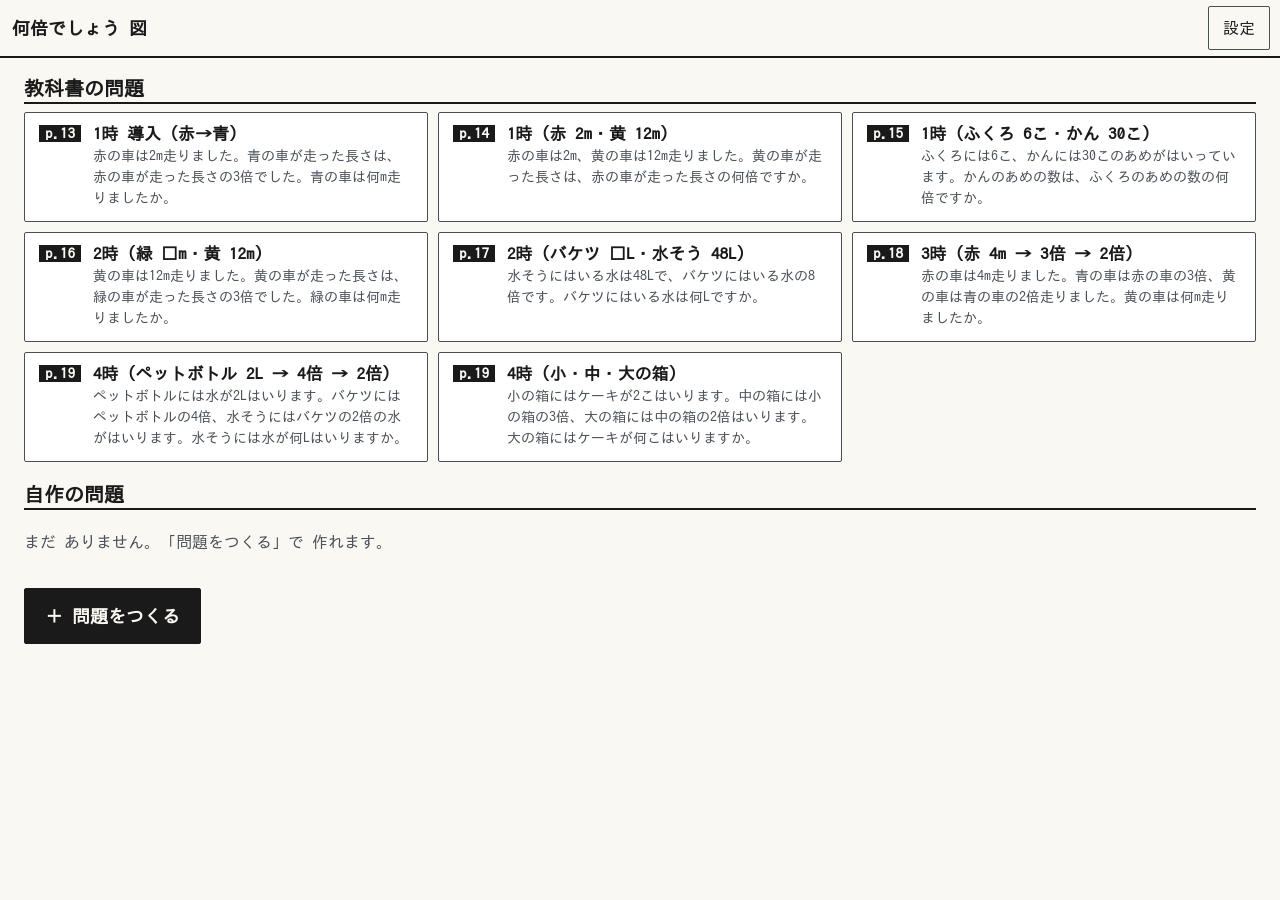
<file: bai-zu/index.html>
<!doctype html>
<html lang="ja">
<head>
<meta charset="utf-8">
<meta name="viewport" content="width=device-width, initial-scale=1">
<title>何倍でしょう 図</title>
<style>
:root{
  /* 教科書の紙面ふう。値は color-coding の check-palette.mjs で検査済み（背景 #FAF8F3）
     本文16.4・青6.2・補助7.7（塗りの上でも5.9以上）・塗りは背景比1.3、2色覚でも見分け可 */
  --ink:#1A1A1A;--ink-sub:#4A5058;--ink-link:#0F5EA8;--ink-alert:#C0330A;
  --fill-a:#C9DFF4;--fill-b:#F8D99A;--paper:#FAF8F3;
  --line:#B9B2A0;--bg:var(--paper);
  --font:"BIZ UDPGothic","Yu Gothic UI","Yu Gothic","Meiryo","Noto Sans CJK JP","Hiragino Kaku Gothic ProN","Hiragino Sans","Noto Sans JP","IPAexGothic","IPAGothic",sans-serif;
}
*{box-sizing:border-box}
html,body{height:100%}
body{margin:0;background:var(--bg);color:var(--ink);font-family:var(--font);display:flex;flex-direction:column;height:100dvh;overflow:hidden}
button,select,input{font:inherit;color:inherit}
button{cursor:pointer;border:1.5px solid var(--ink-sub);background:var(--paper);border-radius:2px;min-height:44px;padding:4px 14px;touch-action:manipulation}
button:hover{background:#EFEBE0}
button:disabled{opacity:.35;cursor:not-allowed}
button.primary{background:var(--ink);border-color:var(--ink);color:var(--paper);font-weight:700}
button.primary:hover{background:#333}
button[aria-pressed="true"]{font-weight:700;box-shadow:inset 0 -4px 0 var(--ink)}

header{flex:none;display:flex;align-items:center;gap:8px;padding:6px 10px;background:var(--paper);border-bottom:2px solid var(--ink);flex-wrap:wrap}
header h1{font-size:18px;margin:0 6px 0 2px;white-space:nowrap}
header select{min-height:44px;font-size:17px;border:1.5px solid var(--ink-sub);border-radius:2px;padding:0 8px;max-width:46vw;background:var(--paper)}
header .sp{flex:1}
.seg{display:inline-flex}
.seg button{border-radius:0;margin-left:-1px}


#problem{flex:none;font-size:calc(clamp(20px,2.6vw,34px) * var(--fs,1));line-height:1.55;padding:12px 24px 4px;font-weight:500;display:flex;gap:.5em;align-items:flex-start}
#pno{flex:none;background:var(--ink);color:var(--paper);font-weight:700;font-size:.7em;padding:.1em .45em;margin-top:.3em;line-height:1.4;white-space:nowrap}
#stage{flex:1;min-height:0;display:flex;flex-direction:column;padding:0 24px}
#stage svg{flex:1;min-height:0;width:100%;background:transparent}
#tapeSvg+#relSvg{border-top:1px solid var(--line)}
#stage svg[hidden]{display:none}
#eq{flex:none;min-height:1.6em;font-size:calc(clamp(22px,3vw,40px) * var(--fs,1));font-weight:700;padding:2px 24px;display:flex;gap:1.4em;flex-wrap:wrap}
#eq .ans{color:var(--ink-link)}
.u{color:var(--ink-link)}

footer{flex:none;display:flex;align-items:center;gap:10px;padding:8px 12px;background:var(--paper)}
footer button{min-height:56px;font-size:20px;min-width:120px}
/* 段階：1本の線の上の点。済＝黒丸、いま＝大きな黒丸＋太字、まだ＝白丸 */
#steps{flex:1;display:flex;justify-content:center;align-items:center;background:linear-gradient(var(--ink-sub),var(--ink-sub)) no-repeat center 14px/70% 2px}
#steps button{min-width:0;min-height:48px;font-size:16px;padding:22px 14px 2px;border:none;background:none;position:relative;color:var(--ink-sub)}
#steps button::before{content:"";position:absolute;top:7px;left:50%;width:14px;height:14px;margin-left:-7px;border-radius:50%;border:2px solid var(--ink-sub);background:var(--paper)}
#steps button.done{color:var(--ink)}
#steps button.done::before{background:var(--ink);border-color:var(--ink)}
#steps button.cur{color:var(--ink);font-weight:700}
#steps button.cur::before{background:var(--ink);border-color:var(--ink);width:20px;height:20px;margin-left:-10px;top:4px}

/* SVG */
.tape{stroke:var(--ink);stroke-width:2.5}
.f0{fill:var(--fill-a)} .f1{fill:var(--fill-b)} .f2{fill:#fff}  /* 3つめは白：背景と近いので太い枠で区別 */
.tx{font-family:var(--font);fill:var(--ink)}
.unk{fill:var(--ink-link);font-weight:700}
.rev{fill:var(--ink-link);font-weight:700}
.div{stroke:var(--ink);stroke-width:2.5}
.div.fine{stroke-dasharray:6 5;stroke-width:2}
.cnt{font-family:var(--font);fill:var(--ink-sub);font-weight:700}
.arrow{stroke:var(--ink);stroke-width:3;fill:none}
.arrow.big{stroke:var(--ink-link);stroke-width:3.5}
.pop{animation:pop .3s ease-out both}
@keyframes pop{from{opacity:0;transform:translateY(-6px)}to{opacity:1;transform:none}}
.zero{stroke:var(--ink);stroke-width:3}
.axis{stroke:var(--ink);stroke-width:2.5}
.guide{stroke:var(--ink-sub);stroke-width:1.5;stroke-dasharray:4 5}
.ph{font-family:var(--font);fill:var(--ink-sub)}
.mk-arr{position:relative;white-space:nowrap}   /* 行をまたぐと矢印の先が別の行に飛ぶ */
.mk-box{margin:0 .15em;white-space:nowrap}
.mk-arr.on{background:linear-gradient(var(--ink-alert),var(--ink-alert)) no-repeat left 100%/calc(100% - .35em) 4px;padding-bottom:6px;margin-right:.55em}
.mk-arr.on::after{content:"";position:absolute;right:-.3em;bottom:-4px;border-left:.6em solid var(--ink-alert);border-top:7px solid transparent;border-bottom:7px solid transparent;animation:pop .3s both}
.mk-box.on{outline:4px solid var(--ink-alert);outline-offset:3px;animation:pop .3s both}

/* 作成ダイアログ */
dialog{border:2px solid var(--ink);border-radius:2px;background:var(--paper);padding:18px 22px;max-width:min(720px,94vw);box-shadow:0 10px 40px rgba(0,0,0,.25)}
dialog h2{margin:0 0 10px;font-size:20px}
dialog fieldset{border:1px solid var(--line);border-radius:10px;margin:0 0 10px;padding:8px 12px}
dialog legend{font-weight:700;padding:0 4px}
.row{display:flex;align-items:center;gap:8px;margin:6px 0;flex-wrap:wrap}
.row input[type=text],.row input[type=number]{min-height:42px;border:1px solid #c3ccd7;border-radius:8px;padding:0 8px;font-size:18px}
.row input[type=number]{width:6em}
.row input.nm{width:9em}
.row label.q{display:flex;align-items:center;gap:4px;min-height:42px;padding:0 8px;border:1px solid var(--line);border-radius:8px;cursor:pointer}
.row input[type=number]:disabled{background:var(--fill-a);color:var(--ink-link);font-weight:700}
#cMsg{min-height:1.4em;font-weight:700}
#cMsg.err{color:var(--ink-alert)}
.dbtn{display:flex;gap:8px;justify-content:flex-end;margin-top:6px}
:fullscreen header,:fullscreen footer{display:none}   /* 児童に見せる時は操作部分を消す。進めるのはキー・リモコン・画面タップ */
:fullscreen #problem{padding-top:28px}
:fullscreen #eq{padding-bottom:20px}

/* 画面の切り替え：メニュー／図／設定 */
.screen{flex:1;min-height:0;display:flex;flex-direction:column}
.screen[hidden]{display:none}
.page{flex:1;overflow:auto;padding:16px 24px 32px}
.page h2{font-size:20px;margin:22px 0 8px;padding-bottom:4px;border-bottom:2px solid var(--ink)}
.page h2:first-child{margin-top:4px}
.cards{display:grid;grid-template-columns:repeat(auto-fill,minmax(320px,1fr));gap:10px}
.card{display:flex;gap:12px;align-items:flex-start;text-align:left;padding:12px 14px;min-height:88px;border:1.5px solid var(--ink-sub);background:#fff;width:100%}
.card:hover{background:#F3EFE4}
.card .no{flex:none;background:var(--ink);color:var(--paper);font-weight:700;padding:.05em .4em;font-size:15px}
.card .t{font-weight:700;font-size:17px}
.card .s{font-size:14px;color:var(--ink-sub);margin-top:4px;line-height:1.5}
.cwrap{display:flex;gap:6px}
.cwrap .card{flex:1}
button.del{color:var(--ink-alert);border-color:var(--ink-alert);flex:none;align-self:stretch}
.empty{color:var(--ink-sub)}
.mbar{display:flex;gap:10px;margin-top:22px;flex-wrap:wrap}
.mbar button{min-height:56px;font-size:18px;padding:4px 20px}
.opts{display:flex;gap:0;flex-wrap:wrap}
.opts button{border-radius:0;margin-left:-1.5px;min-height:56px;font-size:18px;padding:4px 20px}
#fsSample{margin-top:14px;border:1px solid var(--line);background:#fff;padding:12px 18px;font-size:calc(clamp(20px,2.6vw,34px) * var(--fs,1));line-height:1.55}
</style>
</head>
<body>
<section id="menu" class="screen">
  <header><h1>何倍でしょう 図</h1><span class="sp"></span><button id="mSet">設定</button></header>
  <div class="page">
    <h2>教科書の問題</h2>
    <div class="cards" id="mPre"></div>
    <h2>自作の問題</h2>
    <div class="cards" id="mCus"></div>
    <div class="mbar"><button id="mMake" class="primary">＋ 問題をつくる</button></div>
  </div>
</section>

<section id="settings" class="screen" hidden>
  <header><button id="sBack">◀ もどる</button><h1>設定</h1></header>
  <div class="page">
    <h2>文字の大きさ（問題文・式・図）</h2>
    <div class="opts" id="fsOpts" role="group" aria-label="文字の大きさ"></div>
    <div id="fsSample">黄の車が走った長さは、赤の車が走った長さの何倍ですか。<br>2 × □ = 12</div>
  </div>
</section>

<section id="viewer" class="screen" hidden>
<header>
  <button id="bMenu">◀ メニュー</button>
  <span class="sp"></span>
  <span class="seg" role="group" aria-label="表示">
    <button data-v="both" aria-pressed="true">両方</button><button data-v="tape" aria-pressed="false">テープ図だけ</button><button data-v="rel" aria-pressed="false">関係図だけ</button>
  </span>
  <button id="bFull">全画面</button>
</header>

<div id="problem"><span id="pno"></span><span id="ptext"></span></div>
<div id="stage">
  <svg id="tapeSvg" viewBox="0 0 1000 310" preserveAspectRatio="xMidYMid meet" aria-label="テープ図"></svg>
  <svg id="relSvg" viewBox="0 0 1000 230" preserveAspectRatio="xMidYMid meet" aria-label="関係図"></svg>
</div>
<div id="eq"></div>
<footer>
  <button id="bPrev">◀ もどる</button>
  <div id="steps"></div>
  <button id="bNext" class="primary">つぎへ ▶</button>
</footer>
</section>

<dialog id="dlg">
  <h2>問題をつくる</h2>
  <fieldset><legend>量の数</legend>
    <div class="row">
      <label class="q"><input type="radio" name="kind" value="2" checked> 2つ（〇倍・もとにする量）</label>
      <label class="q"><input type="radio" name="kind" value="3"> 3つ（〇倍の〇倍）</label>
    </div>
  </fieldset>
  <fieldset><legend>たんい</legend>
    <div class="row"><input type="text" id="cUnit" value="m" style="width:6em" aria-label="たんい"> <span style="color:var(--ink-sub)">例：m、L、こ、kg</span></div>
  </fieldset>
  <fieldset id="f2"><legend>□にするところを1つえらぶ</legend>
    <div class="row"><input class="nm" type="text" id="n0" value="赤" aria-label="もとにする量の名前"> は <input type="number" id="a2" value="2" min="1"> <span class="cu"></span><label class="q"><input type="radio" name="unk" value="a"> □</label></div>
    <div class="row"><input class="nm" type="text" id="n1" value="黄" aria-label="くらべる量の名前"> は <input type="number" id="b2" value="12" min="1"> <span class="cu"></span><label class="q"><input type="radio" name="unk" value="b"> □</label></div>
    <div class="row">もとにする量の <input type="number" id="k2" value="6" min="2"> 倍 <label class="q"><input type="radio" name="unk" value="k" checked> □</label></div>
  </fieldset>
  <fieldset id="f3" hidden><legend>3つの量（3つめの量を□にする）</legend>
    <div class="row"><input class="nm" type="text" id="m0" value="赤" aria-label="1つめの名前"> は <input type="number" id="a3" value="4" min="1"> <span class="cu"></span></div>
    <div class="row"><input class="nm" type="text" id="m1" value="青" aria-label="2つめの名前"> は 1つめの <input type="number" id="k31" value="3" min="2"> 倍</div>
    <div class="row"><input class="nm" type="text" id="m2" value="黄" aria-label="3つめの名前"> は 2つめの <input type="number" id="k32" value="2" min="2"> 倍</div>
  </fieldset>
  <div id="cMsg"></div>
  <div class="dbtn"><button id="cCancel">やめる</button><button id="cOk" class="primary">この問題で図を出す</button></div>
</dialog>

<script>
'use strict';
/* ===== 問題データ（単一真実源） =====
 kind 2: q=[もとにする量, くらべる量], k=倍, unk='a'|'b'|'k'
 kind 3: q=[1つめ, 2つめ, 3つめ], ks=[k1,k2], 3つめを求める。val は真の値（□でも図の長さに使う）
 text の [ ] は赤い四角で囲む所（関係図の左の四角に入るもの）、{ } は赤い矢印の下線を引く所（「の〇倍」） */
var PRESETS = [
  {label:'1時 導入 p.13（赤→青）', kind:2, unk:'b', unit:'m', q:['赤','青'], a:2, k:3,
   text:'赤の車は2m走りました。青の車が走った長さは、[赤の車が走った長さ]{の3倍}でした。青の車は何m走りましたか。'},
  {label:'1時 p.14（赤 2m・黄 12m）', kind:2, unk:'k', unit:'m', q:['赤','黄'], a:2, k:6,
   text:'赤の車は2m、黄の車は12m走りました。黄の車が走った長さは、[赤の車が走った長さ]{の何倍}ですか。'},
  {label:'1時 p.15（ふくろ 6こ・かん 30こ）', kind:2, unk:'k', unit:'こ', q:['ふくろ','かん'], a:6, k:5,
   text:'ふくろには6こ、かんには30このあめがはいっています。かんのあめの数は、[ふくろのあめの数]{の何倍}ですか。'},
  {label:'2時 p.16（緑 □m・黄 12m）', kind:2, unk:'a', unit:'m', q:['緑','黄'], a:4, k:3,
   text:'黄の車は12m走りました。黄の車が走った長さは、[緑の車が走った長さ]{の3倍}でした。緑の車は何m走りましたか。'},
  {label:'2時 p.17（バケツ □L・水そう 48L）', kind:2, unk:'a', unit:'L', q:['バケツ','水そう'], a:6, k:8,
   text:'水そうにはいる水は48Lで、[バケツにはいる水]{の8倍}です。バケツにはいる水は何Lですか。'},
  {label:'3時 p.18（赤 4m → 3倍 → 2倍）', kind:3, unit:'m', q:['赤','青','黄'], a:4, ks:[3,2],
   text:'赤の車は4m走りました。青の車は[赤の車]{の3倍}、黄の車は[青の車]{の2倍}走りました。黄の車は何m走りましたか。'},
  {label:'4時 p.19（ペットボトル 2L → 4倍 → 2倍）', kind:3, unit:'L', q:['ペットボトル','バケツ','水そう'], a:2, ks:[4,2],
   text:'ペットボトルには水が2Lはいります。バケツには[ペットボトル]{の4倍}、水そうには[バケツ]{の2倍}の水がはいります。水そうには水が何Lはいりますか。'},
  {label:'4時 p.19（小・中・大の箱）', kind:3, unit:'こ', q:['小','中','大'], a:2, ks:[3,2],
   text:'小の箱にはケーキが2こはいります。中の箱には[小の箱]{の3倍}、大の箱には[中の箱]{の2倍}はいります。大の箱にはケーキが何こはいりますか。'}
];
/* 段階の順（利用者の指定）：問題文 → テープ図（もと→目盛り→くらべる）→ 問題文に下線・囲み
   → 関係図（枠→〇倍→左→右→下の数）→ 式 → 答え */
var STEPS = {
  2:['問題','もと','目盛り','くらべる','下線','囲む','枠','〇倍','左','右','数','式','答え'],
  3:['問題','1つめ','目盛り','2つめ','3つめ','下線','囲む','枠','〇倍','左','中','右','数','順に','まとめて','答え']
};
var LS_KEY = 'baizu.custom.v1';

var custom = [];
try { custom = JSON.parse(localStorage.getItem(LS_KEY) || '[]') || []; } catch (e) { custom = []; }
var P = null, step = 0, view = {tape:true, rel:true}, VIEW_KEY = 'baizu.view';

function $(id){ return document.getElementById(id); }
function all(){ return PRESETS.concat(custom); }
function vals(p){ return p.kind === 2 ? [p.a, p.a*p.k] : [p.a, p.a*p.ks[0], p.a*p.ks[0]*p.ks[1]]; }
function at(name){ var i = STEPS[P.kind].indexOf(name); return i >= 0 && step >= i; }   // その段まで来たか
function now(name){ return STEPS[P.kind][step] === name; }                               // ちょうどその段か

/* ===== □か値か ===== */
function isUnk(i){ return P.kind === 2 ? (P.unk === 'a' && i === 0) || (P.unk === 'b' && i === 1) : i > 0; }
function revealed(){ return P.kind === 2 ? at('答え') : at('順に'); }   // 量が3つの時は「順に」の式で求まる
function shownVal(i){ return isUnk(i) && !revealed() ? null : vals(P)[i]; }
function shownK(){ return P.unk === 'k' && !at('答え') ? null : P.k; }

/* ===== SVG ===== */
var NS = 'http://www.w3.org/2000/svg';
function el(tag, attrs, text){
  var e = document.createElementNS(NS, tag);
  for (var k in attrs) e.setAttribute(k, k === 'font-size' ? Math.round(attrs[k]*svgF) : attrs[k]);   // 設定の文字の大きさ
  if (text != null) e.textContent = text;
  return e;
}
var FS = [{k:'s',name:'小さい',f:0.85,svg:0.9},{k:'m',name:'ふつう',f:1,svg:1},{k:'l',name:'大きい',f:1.2,svg:1.12},{k:'xl',name:'とても大きい',f:1.4,svg:1.25}];
var FS_KEY = 'baizu.fs', svgF = 1;
function label(svg, x, y, v, unit, size, anchor, cls){
  var t = el('text', {x:x, y:y, 'font-size':size, 'text-anchor':anchor||'start', class:'tx'});
  if (v == null){ t.appendChild(el('tspan', {class:'unk'}, '□')); t.appendChild(el('tspan', {}, unit)); }
  else { t.appendChild(el('tspan', {class: cls||''}, String(v))); t.appendChild(el('tspan', {}, unit)); }
  svg.appendChild(t);
  return t;
}
function valCls(i){ return isUnk(i) ? 'rev' : ''; }
function ph(svg, y){ svg.appendChild(el('text',{x:500,y:y,'text-anchor':'middle','font-size':26,class:'ph'},'「つぎへ」で 図が 出ます')); }

function drawTape(){
  var svg = $('tapeSvg'); svg.innerHTML = '';
  var n = P.kind, v = vals(P), X0 = 140, W = 740, sc = W / v[n-1];
  var rowH = n === 2 ? 95 : 75, top = n === 2 ? 40 : 22, th = 36;
  var rowStep = n === 2 ? ['もと','くらべる'] : ['1つめ','2つめ','3つめ'];
  var vis = rowStep.map(at);
  if (!vis[0]){ ph(svg, 130); return; }
  var yA = top + (n-1)*rowH + th + 48;   // 目盛りの線

  // 0の縦線
  svg.appendChild(el('line', {x1:X0, x2:X0, y1:top-10, y2:at('目盛り') ? yA+8 : top+th+10, class:'zero'}));

  // テープ（くらべる量は、もとにする量の長さで区切って出す。番号はテープの中に書かない）
  function divide(row, unitLen, count, cls, anim){
    var y = top + row*rowH;
    for (var j = 1; j < count; j++)
      svg.appendChild(el('line', {x1:X0+j*unitLen*sc, x2:X0+j*unitLen*sc, y1:y, y2:y+th, class:'div '+(cls||'')+(anim?' pop':''), style: anim ? 'animation-delay:'+(0.25+j*0.3)+'s' : ''}));
  }
  for (var i = 0; i < n; i++){
    if (!vis[i]) continue;
    var y = top + i*rowH, g = el('g', {class: now(rowStep[i]) ? 'pop' : ''});
    svg.appendChild(g);
    g.appendChild(el('text', {x:X0-14, y:y+th/2+10, 'text-anchor':'end', 'font-size':28, class:'tx', 'font-weight':700}, P.q[i]));
    g.appendChild(el('rect', {x:X0, y:y, width:v[i]*sc, height:th, class:'tape f'+i}));
    var sv = shownVal(i);
    label(g, X0 + v[i]*sc + 12, y+th/2+10, sv, P.unit, 28, 'start', sv != null ? valCls(i) : '');
    if (i === 1) divide(1, v[0], n === 2 ? P.k : P.ks[0], '', now(rowStep[1]));
    if (i === 2) divide(2, v[1], P.ks[1], '', now(rowStep[2]));
  }
  if (n === 3 && at('まとめて')) divide(2, v[0], P.ks[0]*P.ks[1], 'fine', now('まとめて'));

  // 目盛りの線と数（目盛りの上に 0(倍), 1, 2, …）
  if (at('目盛り')){
    var g2 = el('g', {class: now('目盛り') ? 'pop' : ''}); svg.appendChild(g2);
    var cnt = Math.round(v[n-1] / v[0]);
    g2.appendChild(el('line', {x1:X0, x2:X0+W+20, y1:yA, y2:yA, class:'axis'}));
    var z = el('text', {x:X0, y:yA+34, 'text-anchor':'middle', 'font-size':24, class:'tx'});
    z.appendChild(el('tspan', {}, '0')); z.appendChild(el('tspan', {'font-size':18, dx:2}, '(倍)'));
    g2.appendChild(z);
    for (var t = 1; t <= cnt; t++){
      var x = X0 + t*v[0]*sc, d = now('目盛り') ? 'animation-delay:'+(t*0.25)+'s' : '';
      g2.appendChild(el('line', {x1:x, x2:x, y1:yA-9, y2:yA+9, class:'axis pop', style:d}));
      g2.appendChild(el('text', {x:x, y:yA+34, 'text-anchor':'middle', 'font-size':24, class:'tx pop', style:d}, String(t)));
    }
    // 各テープの右はしから目盛りの線へ点線
    for (var r = 0; r < n; r++) if (vis[r])
      svg.appendChild(el('line', {x1:X0+v[r]*sc, x2:X0+v[r]*sc, y1:top+r*rowH+th, y2:yA, class:'guide'}));
  }
}

function drawRel(){
  var svg = $('relSvg'); svg.innerHTML = '';
  if (!at('枠')){ ph(svg, 120); return; }
  var n = P.kind, bw = 190, bh = 64, y = 105;
  var xs = n === 2 ? [150, 660] : [60, 405, 750];
  var nameStep = n === 2 ? ['左','右'] : ['左','中','右'];
  for (var i = 0; i < n; i++){
    var g = el('g', {}); svg.appendChild(g);
    g.appendChild(el('rect', {x:xs[i], y:y, width:bw, height:bh, rx:6, class:'tape '+(at(nameStep[i]) ? 'f'+i : 'f2')}));
    if (at(nameStep[i])){
      var nm = el('text', {x:xs[i]+bw/2, y:y+bh/2+10, 'text-anchor':'middle', 'font-size':28, 'font-weight':700, class:'tx'+(now(nameStep[i])?' pop':'')}, P.q[i]);
      if (P.q[i].length * 28 * svgF > bw - 16){ nm.setAttribute('textLength', bw - 16); nm.setAttribute('lengthAdjust', 'spacingAndGlyphs'); }   // 長い名前は四角に収める
      g.appendChild(nm);
    }
    if (at('数')){ var sv = shownVal(i); var t = label(g, xs[i]+bw/2, y+bh+38, sv, P.unit, 28, 'middle', sv != null ? valCls(i) : ''); if (now('数')) t.setAttribute('class','tx pop'); }
  }
  for (var a = 0; a < n-1; a++){
    var x1 = xs[a]+bw+8, x2 = xs[a+1]-8, ga = el('g', {}); svg.appendChild(ga);
    ga.appendChild(el('line', {x1:x1, y1:y+bh/2, x2:x2-14, y2:y+bh/2, class:'arrow'}));
    ga.appendChild(el('path', {d:'M'+x2+' '+(y+bh/2)+' l-18 -10 v20 z', fill:'#1A1A1A'}));
    if (at('〇倍')){
      var k = n === 2 ? shownK() : P.ks[a];
      var t2 = label(ga, (x1+x2)/2, y+bh/2-14, k, '倍', 28, 'middle', n === 2 && P.unk === 'k' && k != null ? 'rev' : '');
      if (now('〇倍')) t2.setAttribute('class','tx pop');
    }
  }
  if (n === 3 && at('まとめて')){
    var p = xs[0]+bw/2, q = xs[2]+bw/2, gm = el('g',{class:'pop'}); svg.appendChild(gm);
    gm.appendChild(el('path', {d:'M'+p+' '+(y-6)+' C'+p+' 60 '+q+' 60 '+q+' '+(y-22), class:'arrow big'}));
    gm.appendChild(el('path', {d:'M'+q+' '+(y-4)+' l-10 -20 h20 z', fill:'#0F5EA8'}));
    gm.appendChild(el('text', {x:500, y:42, 'text-anchor':'middle','font-size':28,class:'tx rev'}, (P.ks[0]*P.ks[1])+'倍（'+P.ks[0]+'×'+P.ks[1]+'）'));
  }
}

/* ===== 問題文（[ ] と { } に印をつける） ===== */
function drawProblem(){
  var box = $('ptext'); box.innerHTML = '';
  var re = /\[([^\]]+)\]|\{([^}]+)\}|[^\[{]+/g, m;
  while ((m = re.exec(P.text))){
    var s = document.createElement('span');
    if (m[1] != null){ s.textContent = m[1]; s.className = 'mk-box' + (at('囲む') ? ' on' : ''); }
    else if (m[2] != null){ s.textContent = m[2]; s.className = 'mk-arr' + (at('下線') ? ' on' : ''); }
    else s.textContent = m[0];
    box.appendChild(s);
  }
}

/* ===== 式 ===== */
function eqLines(){
  var u = P.unit, v = vals(P), L = [];
  var B = '<span class="u">□</span>';
  if (P.kind === 2){
    if (!at('式')) return L;
    var a = P.a, b = v[1], k = P.k, ans = at('答え');
    if (P.unk === 'k'){ L.push(a+' × '+B+' = '+b); if (ans) L.push(b+' ÷ '+a+' = '+k, '<span class="ans">答え '+k+'倍</span>'); }
    if (P.unk === 'b'){ L.push(a+' × '+k+' = '+B); if (ans) L.push('<span class="ans">答え '+b+u+'</span>'); }
    if (P.unk === 'a'){ L.push(B+' × '+k+' = '+b); if (ans) L.push(b+' ÷ '+k+' = '+a, '<span class="ans">答え '+a+u+'</span>'); }
    return L;
  }
  var k1 = P.ks[0], k2 = P.ks[1];
  if (at('順に')) L.push('順に：'+P.a+' × '+k1+' = '+v[1]+'　'+v[1]+' × '+k2+' = '+v[2]);
  if (at('まとめて')) L.push('まとめて：'+k1+' × '+k2+' = '+(k1*k2)+'　'+P.a+' × '+(k1*k2)+' = '+v[2]);
  if (at('答え')) L.push('<span class="ans">答え '+v[2]+u+'</span>');
  return L;
}

function render(){
  var S = STEPS[P.kind];
  var m = /p\.\d+/.exec(P.label); $('pno').textContent = P.custom || !m ? '自作' : m[0];
  drawProblem();
  $('tapeSvg').style.display = view.tape ? '' : 'none'; $('relSvg').style.display = view.rel ? '' : 'none';   // SVG要素には hidden プロパティが無い
  drawTape(); drawRel();
  $('eq').innerHTML = eqLines().map(function(s){ return '<span>'+s+'</span>'; }).join('');
  var st = $('steps'); st.innerHTML = '';
  S.forEach(function(name, i){
    var b = document.createElement('button');
    b.textContent = name; b.className = i === step ? 'cur' : (i < step ? 'done' : '');
    b.onclick = function(){ step = i; render(); };
    st.appendChild(b);
  });
  $('bPrev').disabled = step === 0;
  $('bNext').disabled = step === S.length-1;
}
function go(d){ var n = STEPS[P.kind].length; step = Math.max(0, Math.min(n-1, step+d)); render(); }
function load(i){ P = all()[i]; step = 0; show('viewer'); render(); }

/* ===== 画面（メニュー／図／設定） ===== */
function show(id){ ['menu','viewer','settings'].forEach(function(k){ $(k).hidden = k !== id; }); if (id === 'menu') buildMenu(); }
function plain(t){ return t.replace(/[\[\]{}]/g, ''); }
function card(p, i){
  var b = document.createElement('button'); b.className = 'card';
  var m = /p\.\d+/.exec(p.label);
  b.innerHTML = '<span class="no"></span><span><div class="t"></div><div class="s"></div></span>';
  b.querySelector('.no').textContent = p.custom || !m ? '自作' : m[0];
  b.querySelector('.t').textContent = p.label.replace(/^自作：/, '').replace(/ ?p\.\d+/, '');   // ページは左の黒い札に出す
  b.querySelector('.s').textContent = plain(p.text);
  b.onclick = function(){ load(i); };
  return b;
}
function buildMenu(){
  var pre = $('mPre'), cus = $('mCus'); pre.innerHTML = ''; cus.innerHTML = '';
  PRESETS.forEach(function(p, i){ pre.appendChild(card(p, i)); });
  if (!custom.length) cus.innerHTML = '<p class="empty">まだ ありません。「問題をつくる」で 作れます。</p>';
  custom.forEach(function(p, j){
    var w = document.createElement('div'); w.className = 'cwrap';
    w.appendChild(card(p, PRESETS.length + j));
    var d = document.createElement('button'); d.className = 'del'; d.textContent = '消す';
    d.onclick = function(){
      if (!confirm('「' + p.label.replace(/^自作：/, '') + '」を 消しますか？（元に もどせません）')) return;
      custom.splice(j, 1);
      try { localStorage.setItem(LS_KEY, JSON.stringify(custom)); } catch (e) {}
      buildMenu();
    };
    w.appendChild(d); cus.appendChild(w);
  });
}
function setFs(k){
  var o = FS.filter(function(x){ return x.k === k; })[0] || FS[1];
  document.documentElement.style.setProperty('--fs', o.f); svgF = o.svg;
  $('fsOpts').querySelectorAll('button').forEach(function(b){ b.setAttribute('aria-pressed', b.dataset.k === o.k); });
  try { localStorage.setItem(FS_KEY, o.k); } catch (e) {}
}
FS.forEach(function(o){
  var b = document.createElement('button'); b.textContent = o.name; b.dataset.k = o.k;
  b.onclick = function(){ setFs(o.k); }; $('fsOpts').appendChild(b);
});
try { setFs(localStorage.getItem(FS_KEY) || 'm'); } catch (e) { setFs('m'); }
/* ===== 問題をつくる ===== */
function kind(){ return document.querySelector('input[name=kind]:checked').value === '3' ? 3 : 2; }
function unk(){ return document.querySelector('input[name=unk]:checked').value; }
function num(id){ var x = Number($(id).value); return Number.isInteger(x) && x > 0 ? x : null; }
function readForm(){
  var unit = $('cUnit').value.trim() || '';
  if (kind() === 3){
    var a = num('a3'), k1 = num('k31'), k2 = num('k32'), n = [$('m0').value.trim(), $('m1').value.trim(), $('m2').value.trim()];
    if (!a || !k1 || !k2) return {err:'数は 1 以上の整数で 入れてください'};
    if (k1 < 2 || k2 < 2) return {err:'倍は 2 以上に してください'};
    if (n.some(function(x){ return !x; })) return {err:'名前を 3つとも 入れてください'};
    return {p:{kind:3, unit:unit, q:n, a:a, ks:[k1,k2],
      label:'自作：'+n.join('→')+'（'+a+unit+'・'+k1+'倍・'+k2+'倍）',
      text: n[0]+'は'+a+unit+'です。'+n[1]+'は['+n[0]+']{の'+k1+'倍}、'+n[2]+'は['+n[1]+']{の'+k2+'倍}です。'+n[2]+'は何'+unit+'ですか。'}};
  }
  var u = unk(), n0 = $('n0').value.trim(), n1 = $('n1').value.trim();
  if (!n0 || !n1) return {err:'名前を 2つとも 入れてください'};
  var a = num('a2'), b = num('b2'), k = num('k2');
  if (u === 'k'){ if (!a || !b) return {err:'数を 入れてください'}; if (b % a) return {err:b+' は '+a+' で わり切れません'}; k = b/a; }
  if (u === 'b'){ if (!a || !k) return {err:'数を 入れてください'}; b = a*k; }
  if (u === 'a'){ if (!b || !k) return {err:'数を 入れてください'}; if (b % k) return {err:b+' は '+k+' で わり切れません'}; a = b/k; }
  if (k < 2) return {err:'倍は 2 以上に なるように してください'};
  var text = u === 'k' ? n0+'は'+a+unit+'、'+n1+'は'+b+unit+'です。'+n1+'は['+n0+']{の何倍}ですか。'
           : u === 'b' ? n0+'は'+a+unit+'です。'+n1+'は['+n0+']{の'+k+'倍}です。'+n1+'は何'+unit+'ですか。'
           : n1+'は'+b+unit+'で、['+n0+']{の'+k+'倍}です。'+n0+'は何'+unit+'ですか。';
  return {p:{kind:2, unk:u, unit:unit, q:[n0,n1], a:a, k:k, text:text,
    label:'自作：'+n0+'・'+n1+'（'+(u==='a'?'□':a)+unit+'・'+(u==='b'?'□':b)+unit+'・'+(u==='k'?'□':k)+'倍）'}, a:a, b:b, k:k};
}
function syncForm(){
  var k3 = kind() === 3;
  $('f2').hidden = k3; $('f3').hidden = !k3;
  document.querySelectorAll('.cu').forEach(function(s){ s.textContent = $('cUnit').value; });
  var u = unk();
  $('a2').disabled = u === 'a'; $('b2').disabled = u === 'b'; $('k2').disabled = u === 'k';
  var r = readForm(), m = $('cMsg');
  if (r.err){ m.textContent = r.err; m.className = 'err'; $('cOk').disabled = true; return; }
  m.className = ''; $('cOk').disabled = false;
  if (!k3){ if (u==='a') $('a2').value = r.a; if (u==='b') $('b2').value = r.b; if (u==='k') $('k2').value = r.k; }
  m.textContent = '答え：' + (k3 ? vals(r.p)[2] + r.p.unit : u==='k' ? r.k+'倍' : u==='a' ? r.a+r.p.unit : r.b+r.p.unit);
}

/* ===== 操作 ===== */
$('bMenu').onclick = function(){ show('menu'); };
$('mSet').onclick = function(){ show('settings'); };
$('sBack').onclick = function(){ show('menu'); };
$('bPrev').onclick = function(){ go(-1); };
$('bNext').onclick = function(){ go(1); };
function setView(m){
  view = {tape: m !== 'rel', rel: m !== 'tape'};
  document.querySelectorAll('.seg button').forEach(function(b){ b.setAttribute('aria-pressed', b.dataset.v === m); });
  try { localStorage.setItem(VIEW_KEY, m); } catch (e) {}
  if (P) render();
}
document.querySelectorAll('.seg button').forEach(function(b){ b.onclick = function(){ setView(b.dataset.v); }; });
try { var vm = localStorage.getItem(VIEW_KEY); if (vm === 'tape' || vm === 'rel') setView(vm); } catch (e) {}
$('bFull').onclick = function(){
  if (document.fullscreenElement) document.exitFullscreen(); else document.documentElement.requestFullscreen().catch(function(){});
};
document.addEventListener('keydown', function(e){
  if ($('dlg').open || $('viewer').hidden) return;
  if (['ArrowRight','PageDown',' ','Enter'].indexOf(e.key) >= 0){ e.preventDefault(); go(1); }   // プレゼン用リモコンは PageDown を送る
  else if (['ArrowLeft','PageUp','Backspace'].indexOf(e.key) >= 0){ e.preventDefault(); go(-1); }
  else if (e.key === 'f' || e.key === 'F') $('bFull').click();
});
$('mMake').onclick = function(){ syncForm(); $('dlg').showModal(); };
$('cCancel').onclick = function(){ $('dlg').close(); };
$('dlg').addEventListener('input', syncForm);
$('cOk').onclick = function(){
  var r = readForm(); if (r.err) return;
  r.p.custom = true; custom.push(r.p);
  try { localStorage.setItem(LS_KEY, JSON.stringify(custom)); } catch (e) {}
  $('dlg').close(); load(all().length - 1);
};

// 全画面ではボタンが無いので、画面の右2/3をタップで次へ、左1/3で前へ（Esc で全画面を終える）
document.addEventListener('click', function(e){
  if (!document.fullscreenElement || $('dlg').open) return;
  go(e.clientX < window.innerWidth / 3 ? -1 : 1);
});

document.documentElement.lang = 'ja';
show('menu');
</script>
</body>
</html>
</file>
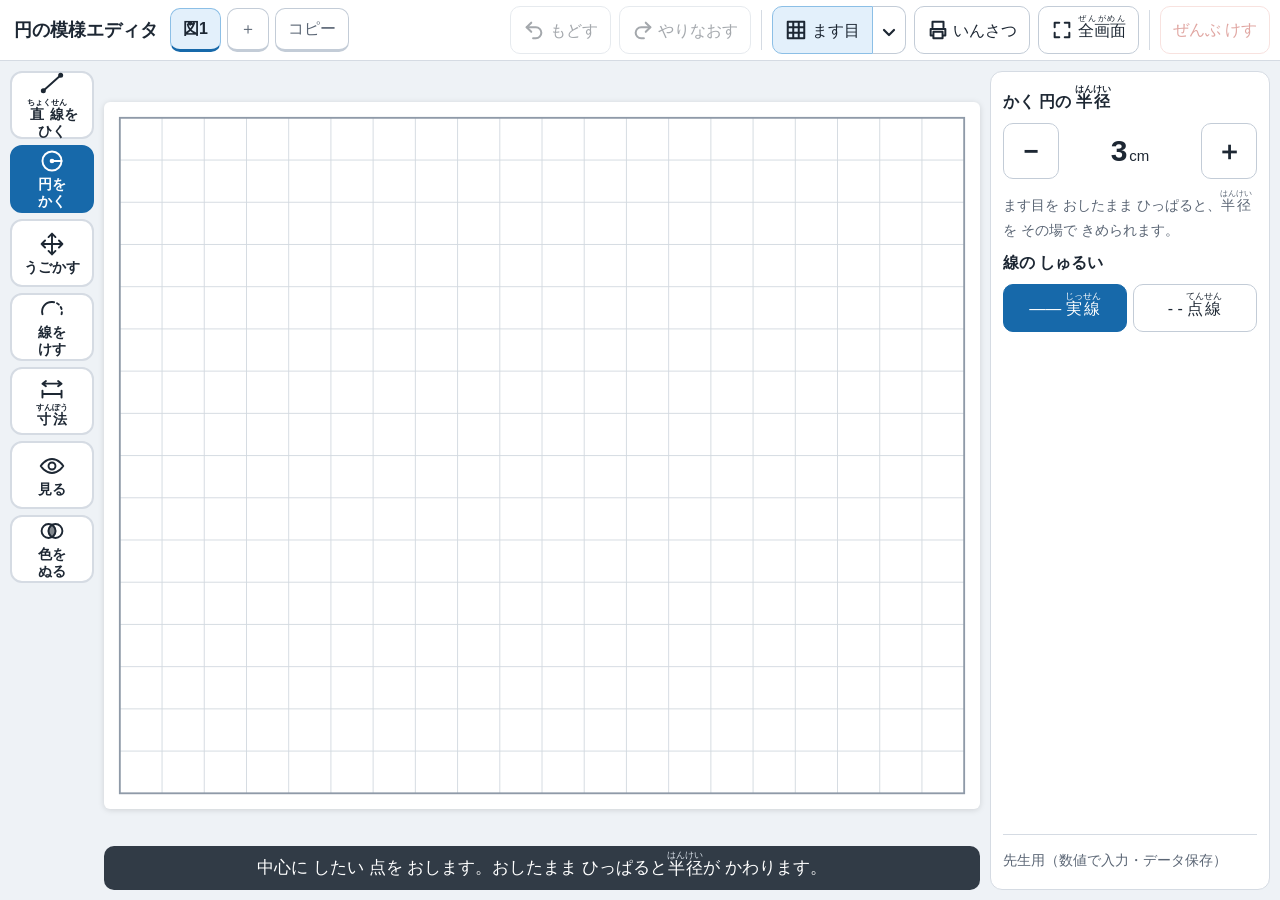
<file: circle-pattern/index.html>
<!doctype html>
<html lang="ja">
<head>
<meta charset="utf-8">
<meta name="viewport" content="width=device-width, initial-scale=1">
<title>円の模様エディタ</title>
<style>
:root{
  --ink:#1d2733;--muted:#5b6675;--line:#d5dbe3;--bg:#eef2f6;
  --accent:#1769aa;--accentSoft:#e3f0fb;--danger:#b42318;
  --w:664;--h:536;
  --font:"Hiragino Sans","Yu Gothic UI","BIZ UDPGothic","Noto Sans JP",sans-serif;
}
*{box-sizing:border-box}
html,body{height:100%}
body{margin:0;background:var(--bg);color:var(--ink);font-family:var(--font);font-size:16px;display:flex;flex-direction:column;height:100dvh;overflow:hidden}
rt{font-size:.55em}
button{font:inherit;color:inherit;cursor:pointer;border:1px solid #c3ccd7;background:#fff;border-radius:10px;min-height:48px;padding:6px 12px;touch-action:manipulation;-webkit-tap-highlight-color:transparent}
button:hover{background:#f3f6f9}
button:active{transform:translateY(1px)}
button:disabled{opacity:.4;cursor:not-allowed;transform:none}
button.danger{color:var(--danger);border-color:#efb7b1}
button svg{width:22px;height:22px;stroke:currentColor;fill:none;stroke-width:2.2;stroke-linecap:round;stroke-linejoin:round;vertical-align:-5px}

/* ヘッダー：全モード共通の操作 */
header{flex:none;position:relative;display:flex;align-items:center;gap:8px;padding:6px 10px;background:#fff;border-bottom:1px solid var(--line)}
header h1{font-size:18px;margin:0 4px;white-space:nowrap}
header .sep{width:1px;align-self:stretch;background:var(--line);margin:4px 2px}
#gridToggle[aria-pressed=true],#gridMenu[aria-expanded=true],#fullscreen[aria-pressed=true]{background:var(--accentSoft);border-color:#8cbfe6}
.split{display:flex}
.split #gridToggle{border-radius:10px 0 0 10px}
.split #gridMenu{border-radius:0 10px 10px 0;border-left:0;padding:6px 8px}
#gridMenu svg{width:16px;height:16px}
#fullscreen .fsOff,#fullscreen[aria-pressed=true] .fsOn{display:none}
#fullscreen[aria-pressed=true] .fsOff{display:inline}
header ruby rt{font-size:.5em}

/* ます目の設定（ヘッダーの ▾ から開く） */
.gridPop{position:fixed;z-index:10;width:320px;max-width:calc(100vw - 16px);max-height:calc(100dvh - 70px);overflow:auto;background:#fff;border:1px solid #c3ccd7;border-radius:12px;box-shadow:0 6px 24px #0003;padding:12px;display:flex;flex-direction:column;gap:10px}
.gridPop h2{font-size:16px;margin:0}
.gridPop .countRow{display:grid;grid-template-columns:40px 1fr;align-items:center;gap:6px;font-weight:700}
.gridPop .segBtns button{min-height:52px;padding:4px;font-size:15px;display:flex;flex-direction:column;align-items:center;gap:2px}
.gridPop .segBtns svg{width:26px;height:26px;stroke-width:1.4;stroke-linecap:butt}

.app{flex:1;min-height:0;display:grid;grid-template-columns:auto minmax(0,1fr) 280px;gap:10px;padding:10px}

/* モード切替：盤面の左に縦1列 */
.modes{display:flex;flex-direction:column;gap:6px;min-height:0;overflow-y:auto;overscroll-behavior:contain;scrollbar-width:thin}
.modeBtn{flex:none;width:84px;height:68px;display:flex;flex-direction:column;align-items:center;justify-content:center;gap:2px;font-size:14px;padding:2px 4px;font-weight:700;border:2px solid var(--line);border-radius:12px;line-height:1.2}
.modeBtn svg{width:26px;height:26px;flex:none}
.modeBtn span{white-space:nowrap}
.modeBtn[aria-pressed=true]{background:var(--accent);border-color:var(--accent);color:#fff}

/* 盤面 */
.stage{display:flex;flex-direction:column;min-width:0;min-height:0;gap:6px}
.status{flex:none;min-height:44px;display:flex;align-items:center;justify-content:center;text-align:center;padding:2px 14px;background:#1d2733e6;color:#fff;border-radius:10px;font-size:17px;line-height:1.9}
.status rt{color:#dfe6ee}
.status.result{background:#1d2733;color:#ffe08a;font-weight:700}
.boardBox{flex:1;min-height:0;container-type:size;display:grid;place-items:center}
.boardWrap{position:relative;width:min(100cqw,calc(100cqh * var(--w) / var(--h)));aspect-ratio:var(--w)/var(--h);background:#fff;border-radius:6px;box-shadow:0 1px 6px #0002;overflow:hidden}
#fillLayer,#board{position:absolute;inset:0;width:100%;height:100%;display:block}
#fillLayer{transition:opacity .15s}
#board{touch-action:none;user-select:none;-webkit-user-select:none}
#board.noGrid #gridLayer{display:none}
#board .grid line{stroke:var(--gMaj);stroke-width:var(--gMajW)}
#board .grid line.minor{stroke:var(--gMin);stroke-width:var(--gMinW)}
#board[data-tone=light]{--gMaj:#e4e8ec;--gMajW:.6;--gMin:#eff2f5;--gMinW:.45}
#board[data-tone=normal]{--gMaj:#d3d9e0;--gMajW:.7;--gMin:#e8ecf0;--gMinW:.5}
#board[data-tone=dark]{--gMaj:#7d8896;--gMajW:1.1;--gMin:#b4bdc8;--gMinW:.6}
#board .frame{stroke:#8f9aa8;stroke-width:1.4;fill:none}
#board .circleLine{stroke:#111827;stroke-width:2.4;fill:none;stroke-linecap:round}
#board .circleLine.dash{stroke-dasharray:7 6;stroke-linecap:butt}
#board .circleLine.sel{stroke:#1684c7;stroke-width:3.2}
#board .ghost{stroke:#9aa5b1;stroke-width:1.6;fill:none;stroke-dasharray:5 5}
#board .ghost.sel{stroke:#1684c7}
#board .erasedRed{stroke:#d62828;stroke-width:2.4;fill:none;stroke-linecap:round}
.segBtns{display:flex;gap:6px}.segBtns button{flex:1}
.segBtns button[aria-pressed=true]{background:var(--accent);border-color:var(--accent);color:#fff}
#board .center{fill:#9aa5b1}
#board .centerSel{fill:#1684c7}
#board .dot{fill:#fff;stroke:#1684c7;stroke-width:1.6}
#board .ghostAdd{stroke:#1684c7;stroke-width:2.4;fill:#1684c711;stroke-dasharray:7 5}
#board .dimLine{stroke:#1e3a8a;stroke-width:1.6;fill:none}
#board .dimHead{fill:#1e3a8a}
#board .dimText{font:700 15px var(--font);fill:#1e3a8a;stroke:#fff;stroke-width:4px;paint-order:stroke}
#board .focusLine{stroke:#000;stroke-width:4.5;fill:none}
#board .focusCenter{fill:#000}
#board .ghostLine{stroke:#1684c7;stroke-width:2.4;stroke-dasharray:7 5;stroke-linecap:round}
#board .radiusLine{stroke:#1684c7;stroke-width:1.6;stroke-dasharray:4 4}
#board .label{font:700 16px var(--font);fill:#0b4f86;stroke:#fff;stroke-width:4px;paint-order:stroke}
#board .hl-hide{stroke:#e5484d;stroke-width:9;stroke-opacity:.55;fill:none;stroke-linecap:round}
#board .hl-show{stroke:#1684c7;stroke-width:9;stroke-opacity:.45;fill:none;stroke-linecap:round}

/* 作図のタブ（盤面の上） */
.tabs{flex:1;min-width:0;display:flex;gap:6px;overflow-x:auto;scrollbar-width:thin;align-items:center}
.tabs button{flex:none;min-height:44px;padding:4px 12px;border-radius:10px;border-bottom-width:3px;white-space:nowrap;max-width:12em;overflow:hidden;text-overflow:ellipsis}
.tabs button.doc[aria-selected=true]{background:var(--accentSoft);border-color:#8cbfe6;border-bottom-color:var(--accent);font-weight:700}
.tabs button.tabAct{border-radius:10px;color:var(--muted)}
.tabs .x{margin-left:8px;color:var(--danger);font-weight:700}
@media print{.tabs{display:none!important}}
/* 共有の棚（GAS版だけ） */
.shelfPop{left:50%;top:50%;transform:translate(-50%,-50%);width:520px}
.shelfList{display:flex;flex-direction:column;gap:6px;max-height:55dvh;overflow:auto}
.shelfItem{display:grid;grid-template-columns:1fr auto auto;gap:6px;align-items:center;border:1px solid var(--line);border-radius:10px;padding:6px 8px}
.shelfItem b{display:block;overflow:hidden;text-overflow:ellipsis;white-space:nowrap}
.shelfItem small{color:var(--muted);font-size:13px}
.shelfItem button{min-height:44px}
/* 提出（児童）・提出の一覧（先生） */
#submitBtn{background:#0b7a3b;border-color:#0b7a3b;color:#fff;font-weight:700}
.kadaiTag{font-size:14px;color:var(--muted);white-space:nowrap;overflow:hidden;text-overflow:ellipsis;max-width:14em}
.tview{position:fixed;inset:0;z-index:20;background:var(--bg);display:flex;flex-direction:column;gap:10px;padding:10px;overflow:hidden}
.tview .bar{display:flex;flex-wrap:wrap;gap:8px;align-items:center;background:#fff;border:1px solid var(--line);border-radius:12px;padding:8px}
.tview .bar h2{font-size:18px;margin:0 8px 0 0}
.tview select,.tview input[type=text]{font:inherit;min-height:48px;border:1px solid #c3ccd7;border-radius:10px;padding:4px 8px}
.tview label{display:flex;align-items:center;gap:4px;font-size:14px}
.cards{flex:1;overflow:auto;display:grid;grid-template-columns:repeat(auto-fill,minmax(220px,1fr));gap:10px;align-content:start}
.card{display:flex;flex-direction:column;gap:4px;background:#fff;border:1px solid var(--line);border-radius:12px;padding:8px;text-align:left;min-height:0}
.card img{width:100%;aspect-ratio:var(--w)/var(--h);object-fit:contain;background:#fff;border:1px solid var(--line);border-radius:6px}
.card b{font-size:15px}.card small{color:var(--muted);font-size:13px}
.card.old{opacity:.6}
@media print{.tview{display:none!important}}

/* 右パネル：いまのモードの設定だけ */
.panel{background:#fff;border:1px solid var(--line);border-radius:12px;padding:12px;overflow:auto;min-height:0;display:flex;flex-direction:column;gap:12px}
.panel h2{font-size:16px;margin:0}
.ctx{display:flex;flex-direction:column;gap:10px}
.ctx[hidden],[hidden]{display:none!important}
.note{font-size:14px;color:var(--muted);line-height:1.8;margin:0}
.stepper{display:grid;grid-template-columns:56px 1fr 56px;gap:6px;align-items:center}
.stepper button{min-height:56px;font-size:26px;font-weight:700;padding:0}
.stepper output{text-align:center;font-size:30px;font-weight:700}
.stepper output small{font-size:15px;font-weight:400;margin-left:2px}
.pad{display:grid;grid-template-columns:repeat(3,56px);grid-template-rows:repeat(3,56px);gap:4px;justify-content:center}
.pad button{padding:0;min-height:0;font-size:22px}
.pad .u{grid-area:1/2}.pad .l{grid-area:2/1}.pad .r{grid-area:2/3}.pad .d{grid-area:3/2}
.swatches{display:grid;grid-template-columns:repeat(2,minmax(0,1fr));gap:6px}
.swatch{display:flex;align-items:center;gap:6px;min-height:56px;padding:4px 6px;text-align:left;border-width:2px;white-space:nowrap;font-size:15px}
.swatch i{width:28px;height:28px;border-radius:50%;border:1px solid #0003;flex:none;display:grid;place-items:center;font-style:normal;font-weight:700;font-size:18px}
.swatch.erase i{background:repeating-linear-gradient(45deg,#fff 0 4px,#dfe4ea 4px 8px)}
.swatch[aria-pressed=true]{border:3px solid var(--ink);font-weight:700}
.swatch[aria-pressed=true] i::after{content:"✓"}
.wide{width:100%}
details.teacher{margin-top:auto;border-top:1px solid var(--line);padding-top:10px;font-size:14px}
details.teacher summary{cursor:pointer;color:var(--muted);min-height:32px;display:flex;align-items:center}
details.teacher .grid3{display:grid;grid-template-columns:repeat(3,1fr);gap:6px;margin:8px 0}
details.teacher label{display:flex;flex-direction:column;gap:2px;font-size:13px;color:var(--muted)}
details.teacher input{font:inherit;width:100%;padding:6px;border:1px solid #c3ccd7;border-radius:7px;min-height:40px}
details.teacher .row{display:flex;gap:6px}
details.teacher .row button{flex:1;min-height:44px;font-size:14px}

/* 狭い画面・縦向き：上から モード／盤面／設定 */
@media (max-width:900px),(orientation:portrait){
  body{height:auto;overflow:auto}
  .app{grid-template-columns:1fr}
  .modes{flex-direction:row;overflow-x:auto;overflow-y:hidden}
  .modeBtn{flex:1 0 76px;width:auto;height:68px}
  .boardBox{container-type:inline-size}
  .boardWrap{width:100%}
  header h1{font-size:16px}
  header .lbl{display:none}
}
@media print{
  @page{size:A4 landscape;margin:8mm}
  body{background:#fff;height:auto;overflow:visible;display:block}
  header,.modes,.panel,.status,.gridPop{display:none!important}
  .app{display:block;padding:0}
  .boardBox{display:block;container-type:normal}
  .boardWrap{width:min(100%,calc(190mm * var(--w) / var(--h)));margin:0 auto;box-shadow:none;border-radius:0}
  #ghostLayer,#overlay{display:none}
  #board[data-tone=normal]{--gMaj:#cfd4da;--gMajW:.55;--gMin:#e3e7ec;--gMinW:.4}
  #board .circleLine,#board .circleLine.sel{stroke:#000;stroke-width:1.6}
}
</style>
</head>
<body>
<header>
  <h1>円の模様エディタ</h1>
  <div class="tabs" id="tabs" role="tablist" aria-label="作った 図"></div>
  <button id="undo" title="もどす（Ctrl+Z）"><svg viewBox="0 0 24 24"><path d="M9 14 4 9l5-5"/><path d="M4 9h10a6 6 0 0 1 0 12h-3"/></svg> <span class="lbl">もどす</span></button>
  <button id="redo" title="やりなおす（Ctrl+Y）"><svg viewBox="0 0 24 24"><path d="m15 14 5-5-5-5"/><path d="M20 9H10a6 6 0 0 0 0 12h3"/></svg> <span class="lbl">やりなおす</span></button>
  <span class="sep"></span>
  <span class="split">
    <button id="gridToggle" aria-pressed="true" title="ます目を 見せる／かくす（いんさつにも 反映）"><svg viewBox="0 0 24 24"><path d="M3 3h18v18H3zM9 3v18M15 3v18M3 9h18M3 15h18"/></svg> <span class="lbl">ます目</span></button>
    <button id="gridMenu" aria-expanded="false" aria-controls="gridPop" title="ます目の 数・こまかさ・こさ"><svg viewBox="0 0 16 16"><path d="m3 6 5 5 5-5"/></svg></button>
  </span>
  <button id="print"><svg viewBox="0 0 24 24"><path d="M6 9V3h12v6M6 18H4v-7h16v7h-2M7 14h10v7H7z"/></svg> <span class="lbl">いんさつ</span></button>
  <button id="fullscreen" aria-pressed="false" title="全画面（もう一度 おすと もどる）"><svg viewBox="0 0 24 24"><path class="fsOn" d="M4 9V4h5M15 4h5v5M20 15v5h-5M9 20H4v-5"/><path class="fsOff" d="M9 4v5H4M20 9h-5V4M15 20v-5h5M4 15h5v5"/></svg> <span class="lbl"><ruby>全画面<rt>ぜんがめん</rt></ruby></span></button>
 <span class="kadaiTag" id="kadaiTag" hidden></span>
  <button id="submitBtn" hidden>提出する</button>
  <span class="sep"></span>
  <button id="clearAll" class="danger"><span>ぜんぶ けす</span></button>
</header>

<div class="app">
  <nav class="modes" aria-label="モード">
    <button class="modeBtn" data-mode="line" aria-pressed="false"><svg viewBox="0 0 30 30"><path d="M5 24 25 6"/><circle cx="5" cy="24" r="1.8" fill="currentColor"/><circle cx="25" cy="6" r="1.8" fill="currentColor"/></svg><span><ruby>直線<rt>ちょくせん</rt></ruby>を<br>ひく</span></button>
    <button class="modeBtn" data-mode="add" aria-pressed="true"><svg viewBox="0 0 30 30"><circle cx="15" cy="15" r="11"/><circle cx="15" cy="15" r="1.6" fill="currentColor"/><path d="M15 15h11"/></svg><span>円を<br>かく</span></button>
    <button class="modeBtn" data-mode="move" aria-pressed="false"><svg viewBox="0 0 30 30"><path d="M15 3v24M3 15h24M11 7l4-4 4 4M11 23l4 4 4-4M7 11l-4 4 4 4M23 11l4 4-4 4"/></svg><span>うごかす</span></button>
    <button class="modeBtn" data-mode="arc" aria-pressed="false"><svg viewBox="0 0 30 30"><path d="M4 21A11 11 0 0 1 15 7"/><path d="M15 7a11 11 0 0 1 11 14" stroke-dasharray="2.5 3.5"/></svg><span>線を<br>けす</span></button>
 <button class="modeBtn" data-mode="dim" aria-pressed="false"><svg viewBox="0 0 30 30"><path d="M4 22h22M4 18v8M26 18v8M4 10h22M8 7l-4 3 4 3M22 7l4 3-4 3"/></svg><span><ruby>寸法<rt>すんぽう</rt></ruby></span></button>
    <button class="modeBtn" data-mode="view" aria-pressed="false"><svg viewBox="0 0 30 30"><path d="M2 15s5-8 13-8 13 8 13 8-5 8-13 8S2 15 2 15z"/><circle cx="15" cy="15" r="4"/></svg><span>見る</span></button>
    <button class="modeBtn" data-mode="fill" aria-pressed="false"><svg viewBox="0 0 30 30"><circle cx="11" cy="15" r="8"/><circle cx="19" cy="15" r="8"/><path d="M15 8.1a8 8 0 0 1 0 13.8 8 8 0 0 1 0-13.8z" fill="currentColor" opacity=".55"/></svg><span>色を<br>ぬる</span></button>
  </nav>

  <main class="stage">
    <div class="boardBox">
      <div class="boardWrap" id="boardWrap">
        <canvas id="fillLayer"></canvas>
        <svg id="board" role="img" aria-label="ます目の 作図エリア">
          <defs><clipPath id="frameClip"><rect id="clipRect"/></clipPath></defs>
          <g id="gridLayer" class="grid"></g>
          <rect id="frame" class="frame"/>
          <g id="drawLayer" clip-path="url(#frameClip)"></g>
          <g id="ghostLayer" clip-path="url(#frameClip)"></g>
          <g id="overlay" clip-path="url(#frameClip)"></g>
        </svg>
      </div>
    </div>
    <div id="status" class="status" aria-live="polite"></div>
  </main>

  <aside class="panel">
    <section class="ctx" data-mode="add">
      <h2>かく 円の <ruby>半径<rt>はんけい</rt></ruby></h2>
      <div class="stepper">
        <button id="addRminus" aria-label="半径を 小さく">−</button>
        <output id="addR">3</output>
        <button id="addRplus" aria-label="半径を 大きく">＋</button>
      </div>
      <p class="note">ます目を おしたまま ひっぱると、<ruby>半径<rt>はんけい</rt></ruby>を その場で きめられます。</p>
      <h2>線の しゅるい</h2>
      <div class="segBtns dashBtns">
        <button data-dash="0" aria-pressed="true">―― <ruby>実線<rt>じっせん</rt></ruby></button>
        <button data-dash="1" aria-pressed="false">- - <ruby>点線<rt>てんせん</rt></ruby></button>
      </div>
    </section>

    <section class="ctx" data-mode="line" hidden>
      <p class="note">ます目の 点を おしたまま、つなぎたい 点まで ひっぱって はなします。</p>
      <h2>線の しゅるい</h2>
      <div class="segBtns dashBtns">
        <button data-dash="0" aria-pressed="true">―― <ruby>実線<rt>じっせん</rt></ruby></button>
        <button data-dash="1" aria-pressed="false">- - <ruby>点線<rt>てんせん</rt></ruby></button>
      </div>
    </section>

    <section class="ctx" data-mode="move" hidden>
      <p id="moveNone" class="note">うごかしたい 円や <ruby>直線<rt>ちょくせん</rt></ruby>を おして えらびます。</p>
      <div id="moveSel" class="ctx">
        <h2 id="selTitle">えらんだ 円</h2>
        <div class="stepper" id="selRbox">
          <button id="selRminus" aria-label="半径を 小さく">−</button>
          <output id="selR"></output>
          <button id="selRplus" aria-label="半径を 大きく">＋</button>
        </div>
        <div class="pad" aria-label="すこしずつ うごかす">
          <button class="u" data-dx="0" data-dy="-1" aria-label="上へ">▲</button>
          <button class="l" data-dx="-1" data-dy="0" aria-label="左へ">◀</button>
          <button class="r" data-dx="1" data-dy="0" aria-label="右へ">▶</button>
          <button class="d" data-dx="0" data-dy="1" aria-label="下へ">▼</button>
        </div>
        <div class="segBtns" id="selDash">
          <button data-dash="0">―― <ruby>実線<rt>じっせん</rt></ruby></button>
          <button data-dash="1">- - <ruby>点線<rt>てんせん</rt></ruby></button>
        </div>
        <button id="deleteCircle" class="danger wide">この 円を けす</button>
      </div>
    </section>

    <section class="ctx" data-mode="arc" hidden>
      <p class="note">○ で 区切られた 線を 1本ずつ けせます（円も <ruby>直線<rt>ちょくせん</rt></ruby>も）。けした 線は 点線で のこるので、おすと もどります。</p>
      <h2>けした 線の 見せ方（ぜんぶ）</h2>
      <div class="segBtns" id="erasedStyle">
        <button data-style="hide" aria-pressed="true">かくす</button>
        <button data-style="red" aria-pressed="false">赤で 見せる</button>
      </div>
      <button id="restoreArcs" class="wide">けした 線を ぜんぶ もどす</button>
    </section>

    <section class="ctx" data-mode="dim" hidden>
      <p class="note"><ruby>直線<rt>ちょくせん</rt></ruby>を おすと、長さの <ruby>寸法<rt>すんぽう</rt></ruby>が つきます。もう一度 おすと 反対がわに、もう一度で きえます。</p>
      <h2>長さの <ruby>単位<rt>たんい</rt></ruby>（1ます）</h2>
      <div class="segBtns unitBtns">
        <button data-unit="cm" aria-pressed="true">cm</button>
        <button data-unit="m" aria-pressed="false">m</button>
        <button data-unit="masu" aria-pressed="false">ます</button>
      </div>
      <button id="dimClear" class="wide">寸法を ぜんぶ けす</button>
    </section>

    <section class="ctx" data-mode="view" hidden>
      <h2>見る もの</h2>
      <div class="segBtns" id="viewKind">
        <button data-kind="one" aria-pressed="true">1つの 円</button>
        <button data-kind="centers" aria-pressed="false">中心 ぜんぶ</button>
      </div>
      <h2>ほかの 線と 色</h2>
      <div class="segBtns" id="viewOther">
        <button data-other="dim" aria-pressed="true">うすく</button>
        <button data-other="hide" aria-pressed="false">見せない</button>
      </div>
      <p class="note" id="viewNote"></p>
      <button id="viewClear" class="wide">もとの 見え方に もどす</button>
    </section>

    <section class="ctx" data-mode="fill" hidden>
      <h2>ぬる 色</h2>
      <div class="swatches" id="swatches"></div>
      <p class="note">同じ 色で もう一度 おすと、その 色が きえます。</p>
      <button id="clearFills" class="wide">色を ぜんぶ けす</button>
    </section>

    <details class="teacher" id="teacher">
      <summary>先生用（数値で入力・データ保存）</summary>
      <div class="grid3">
        <label>中心X<input id="tx" type="number" inputmode="decimal" step="1"></label>
        <label>中心Y<input id="ty" type="number" inputmode="decimal" step="1"></label>
        <label>半径<input id="tr" type="number" inputmode="decimal" step="1"></label>
      </div>
      <p class="note" id="tNote">「うごかす」で円を選ぶと数値で変更できます（入力後すぐ反映）。</p>
      <div class="row" style="margin-top:6px">
        <button id="exportJson">データを書き出す</button>
        <button id="importJson">データを読み込む</button>
      </div>
      <input id="jsonFile" type="file" accept=".json,application/json" hidden>
      <div class="row" id="shelfRow" style="margin-top:6px" hidden>
        <button id="shelfSave">先生の 棚に 保存</button>
        <button id="shelfOpen">棚から 開く</button>
      </div>
      <button id="tviewOpen" class="wide" style="margin-top:6px" hidden>児童の 提出を 見る</button>
      <p class="note" style="margin-top:6px">作図はこのブラウザに自動保存されます。別の端末へ移すときは書き出したファイルを使います。</p>
    </details>
  </aside>
</div>

<div id="gridPop" class="gridPop" role="dialog" aria-label="ます目の 設定" hidden>
  <h2>ます目の 数</h2>
  <div class="countRow"><span>よこ</span><div class="stepper"><button id="colsMinus" aria-label="よこの ます目を へらす">−</button><output id="colsOut"></output><button id="colsPlus" aria-label="よこの ます目を ふやす">＋</button></div></div>
  <div class="countRow"><span>たて</span><div class="stepper"><button id="rowsMinus" aria-label="たての ます目を へらす">−</button><output id="rowsOut"></output><button id="rowsPlus" aria-label="たての ます目を ふやす">＋</button></div></div>
  <h2>1ますを 分ける</h2>
  <div class="segBtns" id="gridSub">
    <button data-sub="1" aria-pressed="true"><svg viewBox="0 0 26 26"><rect x="3" y="3" width="20" height="20"/></svg>分けない</button>
    <button data-sub="2" aria-pressed="false"><svg viewBox="0 0 26 26"><rect x="3" y="3" width="20" height="20"/><path d="M13 3v20M3 13h20"/></svg>2つに</button>
    <button data-sub="5" aria-pressed="false"><svg viewBox="0 0 26 26"><rect x="3" y="3" width="20" height="20"/><path d="M7 3v20M3 7h20"/><path d="M11 3v20M3 11h20"/><path d="M15 3v20M3 15h20"/><path d="M19 3v20M3 19h20"/></svg>5つに</button>
  </div>
  <p class="note">分けると、円の 中心と <ruby>半径<rt>はんけい</rt></ruby>を こまかく きめられます。</p>
  <h2>長さの <ruby>単位<rt>たんい</rt></ruby>（1ます）</h2>
  <div class="segBtns unitBtns">
    <button data-unit="cm" aria-pressed="true">cm</button>
    <button data-unit="m" aria-pressed="false">m</button>
    <button data-unit="masu" aria-pressed="false">ます</button>
  </div>
  <h2>ます目の こさ</h2>
  <div class="segBtns" id="gridTone">
    <button data-tone="light" aria-pressed="false"><svg viewBox="0 0 26 26" style="stroke:#c9d0d8;stroke-width:1"><path d="M3 3h20v20H3zM13 3v20M3 13h20"/></svg>うすい</button>
    <button data-tone="normal" aria-pressed="true"><svg viewBox="0 0 26 26" style="stroke:#9aa5b1;stroke-width:1.4"><path d="M3 3h20v20H3zM13 3v20M3 13h20"/></svg>ふつう</button>
    <button data-tone="dark" aria-pressed="false"><svg viewBox="0 0 26 26" style="stroke:#4b5563;stroke-width:2"><path d="M3 3h20v20H3zM13 3v20M3 13h20"/></svg>こい</button>
  </div>
  <button id="gridClose" class="wide">とじる</button>
</div>

<div id="tview" class="tview" hidden>
  <div class="bar">
    <h2>児童の 提出</h2>
    <select id="kadaiSel" aria-label="課題"></select>
    <button id="kadaiUrl">児童用の URLを コピー</button>
    <button id="tviewReload">新しく する</button>
    <label><input type="checkbox" id="showOld"> 前の 提出も 見る</label>
    <span style="flex:1"></span>
    <input type="text" id="kadaiNew" placeholder="新しい 課題の 名前" maxlength="30">
    <button id="kadaiAdd">課題を 作る</button>
    <button id="tviewClose">エディタに もどる</button>
  </div>
  <p class="note" id="tviewNote"></p>
  <div class="cards" id="cards"></div>
</div>

<div id="shelfPop" class="gridPop shelfPop" role="dialog" aria-label="先生の 棚" hidden>
  <h2>先生の 棚（先生どうしで 共有）</h2>
  <div id="shelfList" class="shelfList"></div>
  <button id="shelfClose" class="wide">とじる</button>
</div>

<script>
(() => {
'use strict';
// ===== 定数（単一真実源） =====
const PAD = 12, BOARD_W = 640, BOARD_H = 512;  // ます目の数を変えても盤面の大きさ・線の太さは保つ（1ますの大きさが変わる）
const COLS_LIM = [4, 40], ROWS_LIM = [4, 30], SUBS = [1, 2, 5], TONES = ['light', 'normal', 'dark'];
// 以下は state.cols/rows/sub から applyGrid() で決まる。U＝中心・半径の最小きざみ（ます）
let COLS, ROWS, SUB, U, STEP, W, H, R_MIN, R_MAX, NW, NH, N, FX0, FX1, FY0, FY1, gridKey = null;
const S = 2;          // 塗り判定・塗り画像の解像度倍率（印刷時のにじみ対策）
const WALL_W = 2.0;   // 塗り判定での線の太さ。表示線(2.4)より細くし、塗りが線の下まで届くようにする
const TOL_PX = { touch: 22, pen: 14, mouse: 10 };  // 当たり判定の半径（画面px）。指は児童の精度を前提に大きく
const DRAG_PX = 10;   // これ以上動いたら「ドラッグ」とみなす（画面px）
const TAU = Math.PI * 2, AEPS = 1e-6;
const DOCS_STORE = 'circleArcPatternEditor.docs', STORE = 'circleArcPatternEditor.v2', STORE_V1 = 'circleArcPatternEditor.v1', UI_STORE = 'circleArcPatternEditor.ui';
const COLORS = [
  { name: 'きいろ', hex: '#f8d66d' }, { name: 'だいだい', hex: '#f4a261' },
  { name: 'もも', hex: '#f4acc4' }, { name: 'みずいろ', hex: '#8ecae6' },
  { name: 'きみどり', hex: '#a7d98b' }, { name: 'むらさき', hex: '#c7b5e6' },
  { name: 'あか', hex: '#ee8080' }, { name: 'あお', hex: '#7ea3e0' },
  { name: 'みどり', hex: '#5fbf8a' }, { name: 'ちゃいろ', hex: '#c9a074' },
];
const RB = (k, r) => `<ruby>${k}<rt>${r}</rt></ruby>`;
const HINT = {
  add: `中心に したい 点を おします。おしたまま ひっぱると ${RB('半径', 'はんけい')}が かわります。`,
  move: '円や 直線を おして ひっぱると うごきます。右の ボタンでも うごかせます。',
  line: `ます目の 点を おしたまま、つなぎたい 点まで ひっぱります。`,
  arc: 'けしたい 線を おすと きえます。点線を おすと もどります。なぞると まとめて けせます。',
  dim: '寸法を つけたい 直線を おします。おすたびに 上がわ → 下がわ → なし と かわります。',
  view: '見たい 円を おします。ほかの ところを おすと もとに もどります。',
  fill: '色を えらんで、線で かこまれた ところを おします。',
};

// ===== 状態 =====
// cols,rows: ます目の数　sub: 1ますを いくつに 分けるか（1/2/5）
// circles: {id,x,y,r}（ます目単位。1/sub きざみ）
// lines:   {id,x1,y1,x2,y2,dim?}（ます目単位。円と同じ id の通し番号。dim=寸法の向き 1/-1、無ければ寸法なし）
// hidden:  {id: [[開始,終了],...]}  けした線の範囲。円は角度0〜2π、直線は端1→端2を0〜1で表す。昇順・重なりなし
// fills:   {ref,u,v,color,open}  塗った点。ref=その点を囲む最小の円（円に乗って一緒に動く）。
//          u,v は ref の中心からの位置を半径で割った値（ref=null なら ます目座標）。
//          open=塗った時点で外枠に接していたか（false の塗りが枠に届いたら「もれた」とみなして外す）
let state = { cols: 20, rows: 16, sub: 1, circles: [], lines: [], hidden: {}, fills: [], nextId: 1 };
let ui = { mode: 'add', radius: 3, color: COLORS[0].hex, grid: true, teacherOpen: false, erased: 'hide', tone: 'normal', viewKind: 'one', viewOther: 'dim', unit: 'cm', dash: false };
let selectedId = null, undoStack = [], redoStack = [];
// タブ：作った図ごとに {name, state, undo, redo}。いま開いている図は state/undoStack/redoStack が本体
let docs = [], cur = 0;
let gesture = null, hover = null, viewId = null;  // viewId：「見る」で太く出している円

const $ = id => document.getElementById(id);
const svg = $('board'), NS = 'http://www.w3.org/2000/svg';
const drawLayer = $('drawLayer'), ghostLayer = $('ghostLayer'), overlay = $('overlay');
const fillCanvas = $('fillLayer');
const clamp = (v, a, b) => Math.max(a, Math.min(b, v));
const cById = id => state.circles.find(c => c.id === id);
const sById = id => cById(id) || state.lines.find(l => l.id === id);  // 円か直線
const isLine = s => s.x1 !== undefined;
const shapes = () => state.circles.concat(state.lines);
const toPx = (gx, gy) => [PAD + gx * STEP, PAD + gy * STEP];
const toGrid = (x, y) => [(x - PAD) / STEP, (y - PAD) / STEP];
const inGrid = (gx, gy) => gx >= -1e-9 && gx <= COLS + 1e-9 && gy >= -1e-9 && gy <= ROWS + 1e-9;
const norm = a => { a %= TAU; return a < 0 ? a + TAU : a; };
const snapV = v => Math.round(v * SUB) / SUB;
const fmt = v => String(+v.toFixed(2));
const addU = (v, k) => +(v + k * U).toFixed(6);  // ±きざみ。分け方を変える前の位置は丸め直さない

// ===== 保存・取り消し =====
const snap = () => JSON.stringify(state);
function syncDoc() { const d = docs[cur]; if (d) { d.state = state; d.undo = undoStack; d.redo = redoStack; } }
function save() {
  syncDoc();
  try { localStorage.setItem(DOCS_STORE, JSON.stringify({ version: 3, cur, docs: docs.map(d => ({ name: d.name, sharedId: d.sharedId || '', state: { version: 2, ...d.state } })) })); } catch (e) {}
}
function saveUI() { try { localStorage.setItem(UI_STORE, JSON.stringify(ui)); } catch (e) {} }
function finish(before) {
  if (snap() === before) { render(); return false; }
  undoStack.push(before); if (undoStack.length > 100) undoStack.shift();
  redoStack = []; save(); render(); return true;
}
function commit(fn) { const before = snap(); fn(); return finish(before); }
function restore(json) {
  state = JSON.parse(json);
  if (!sById(selectedId)) selectedId = null;
  gesture = null; save(); render();
}
function undo() {
  if (!undoStack.length) { say('もどせる ものが ありません。'); return; }
  redoStack.push(snap()); restore(undoStack.pop()); say('1つ もどしました。');
}
function redo() {
  if (!redoStack.length) { say('やりなおせる ものが ありません。'); return; }
  undoStack.push(snap()); restore(redoStack.pop()); say('やりなおしました。');
}

// ===== 状況表示 =====
let sayTimer = 0;
function say(html, append) {
  const s = $('status');
  if (append && s.classList.contains('result')) html = s.innerHTML + '　' + html;
  s.innerHTML = html; s.classList.add('result');
  clearTimeout(sayTimer); sayTimer = setTimeout(showHint, 5000);
}
function showHint() { const s = $('status'); s.innerHTML = HINT[ui.mode]; s.classList.remove('result'); }

// ===== 角度区間（けした線） =====
function mergeIv(list) {
  const a = list.filter(([s, e]) => e - s > AEPS).sort((p, q) => p[0] - q[0]), out = [];
  for (const iv of a) {
    const last = out[out.length - 1];
    if (last && iv[0] <= last[1] + AEPS) last[1] = Math.max(last[1], iv[1]); else out.push([iv[0], iv[1]]);
  }
  return out;
}
// a→b（角度が増える向き。b<a なら0をまたぐ）を非重複区間に分ける
function splitArc(a, b, full) { return full ? [[0, TAU]] : a <= b ? [[a, b]] : [[a, TAU], [0, b]]; }
function addArc(list, seg) { return mergeIv(list.concat(splitArc(seg.a, seg.b, seg.full))); }
function subArc(list, seg) {
  let out = list.map(iv => iv.slice());
  for (const [r0, r1] of splitArc(seg.a, seg.b, seg.full)) {
    out = out.flatMap(([s, e]) => (e <= r0 || s >= r1) ? [[s, e]] : [...(s < r0 ? [[s, r0]] : []), ...(e > r1 ? [[r1, e]] : [])]);
  }
  return mergeIv(out);
}
const covers = (list, t) => list.some(([s, e]) => t >= s - 1e-9 && t <= e + 1e-9);
function visibleArcs(c) {
  const h = state.hidden[c.id] || [];
  if (isLine(c)) {  // 直線は 0〜1 で、端をまたがない
    const out = []; let cur = 0;
    for (const [s, e] of h) { if (s - cur > AEPS) out.push([cur, s]); cur = Math.max(cur, e); }
    if (1 - cur > AEPS) out.push([cur, 1]);
    return out;
  }
  if (!h.length) return [[0, TAU]];
  const out = []; let cur = 0;
  for (const [s, e] of h) { if (s - cur > AEPS) out.push([cur, s]); cur = Math.max(cur, e); }
  if (TAU - cur > AEPS) out.push([cur, TAU]);
  if (out.length > 1 && out[0][0] === 0 && out[out.length - 1][1] === TAU) { const last = out.pop(); out[0] = [last[0], out[0][1] + TAU]; }
  return out;
}

// ===== 幾何 =====
function intersections(a, b) {
  const dx = b.x - a.x, dy = b.y - a.y, d = Math.hypot(dx, dy);
  if (d < 1e-9 || d > a.r + b.r + 1e-9 || d < Math.abs(a.r - b.r) - 1e-9) return [];
  const aa = (a.r * a.r - b.r * b.r + d * d) / (2 * d), h = Math.sqrt(Math.max(0, a.r * a.r - aa * aa));
  const xm = a.x + aa * dx / d, ym = a.y + aa * dy / d, rx = -dy * h / d, ry = dx * h / d;
  return h < 1e-9 ? [{ x: xm, y: ym }] : [{ x: xm + rx, y: ym + ry }, { x: xm - rx, y: ym - ry }];
}
function circleLineX(c, l) {
  const dx = l.x2 - l.x1, dy = l.y2 - l.y1, fx = l.x1 - c.x, fy = l.y1 - c.y;
  const A = dx * dx + dy * dy, B = 2 * (fx * dx + fy * dy), C = fx * fx + fy * fy - c.r * c.r, D = B * B - 4 * A * C;
  if (D < -1e-9) return [];
  const q = Math.sqrt(Math.max(0, D)), ts = q < 1e-9 ? [-B / (2 * A)] : [(-B - q) / (2 * A), (-B + q) / (2 * A)];
  return ts.filter(t => t >= -1e-9 && t <= 1 + 1e-9).map(t => ({ x: l.x1 + t * dx, y: l.y1 + t * dy }));
}
function lineLineX(a, b) {
  const rx = a.x2 - a.x1, ry = a.y2 - a.y1, sx = b.x2 - b.x1, sy = b.y2 - b.y1, den = rx * sy - ry * sx;
  if (Math.abs(den) < 1e-12) return [];  // 平行（重なりも交点なし）
  const qx = b.x1 - a.x1, qy = b.y1 - a.y1, t = (qx * sy - qy * sx) / den, u = (qx * ry - qy * rx) / den;
  return t >= -1e-9 && t <= 1 + 1e-9 && u >= -1e-9 && u <= 1 + 1e-9 ? [{ x: a.x1 + t * rx, y: a.y1 + t * ry }] : [];
}
// 円・直線のどの組み合わせでも交点を返す
function crossings(a, b) {
  const la = isLine(a), lb = isLine(b);
  return la && lb ? lineLineX(a, b) : la ? circleLineX(b, a) : lb ? circleLineX(a, b) : intersections(a, b);
}
// 線の上の点 → その線の位置（円は角度、直線は0〜1）
function paramOf(s, x, y) {
  if (!isLine(s)) return norm(Math.atan2(y - s.y, x - s.x));
  const dx = s.x2 - s.x1, dy = s.y2 - s.y1;
  return clamp(((x - s.x1) * dx + (y - s.y1) * dy) / (dx * dx + dy * dy), 0, 1);
}
function cutAngles(c) {
  const t = [];
  for (const o of shapes()) if (o.id !== c.id) for (const p of crossings(c, o)) t.push(paramOf(c, p.x, p.y));
  t.sort((a, b) => a - b);
  return t.filter((v, i) => !i || v - t[i - 1] > 1e-5);
}
// 位置 t を含む「交点で区切られた線」
function segmentAt(c, t) {
  if (isLine(c)) {
    const cuts = [0, ...cutAngles(c).filter(v => v > 1e-5 && v < 1 - 1e-5), 1];
    for (let i = 0; i < cuts.length - 1; i++) if (t <= cuts[i + 1]) return { a: cuts[i], b: cuts[i + 1] };
    return { a: cuts[cuts.length - 2], b: 1 };
  }
  const cuts = cutAngles(c);
  if (cuts.length < 2) return { a: 0, b: TAU, full: true };
  for (let i = 0; i < cuts.length - 1; i++) if (t >= cuts[i] && t < cuts[i + 1]) return { a: cuts[i], b: cuts[i + 1] };
  return { a: cuts[cuts.length - 1], b: cuts[0] };
}
function scale() { const m = svg.getScreenCTM(); return m ? m.a : 1; }
const tolOf = e => (TOL_PX[e.pointerType] || TOL_PX.mouse) / scale();
function svgPoint(e) {
  const p = svg.createSVGPoint(); p.x = e.clientX; p.y = e.clientY;
  const q = p.matrixTransform(svg.getScreenCTM().inverse()); return { x: q.x, y: q.y };
}
function nearestLine(p, tol) {
  let best = null, bd = tol;
  for (const c of state.circles) {
    const [cx, cy] = toPx(c.x, c.y), d = Math.abs(Math.hypot(p.x - cx, p.y - cy) - c.r * STEP);
    if (d < bd) { bd = d; best = c; }
  }
  for (const l of state.lines) {
    const [gx, gy] = toGrid(p.x, p.y), t = paramOf(l, gx, gy);
    const [qx, qy] = toPx(l.x1 + t * (l.x2 - l.x1), l.y1 + t * (l.y2 - l.y1)), d = Math.hypot(p.x - qx, p.y - qy);
    if (d < bd) { bd = d; best = l; }
  }
  return best;
}
function smallestContaining(gx, gy, circles = state.circles) {
  let best = null;
  for (const c of circles) if (Math.hypot(gx - c.x, gy - c.y) < c.r - 1e-6 && (!best || c.r < best.r)) best = c;
  return best;
}
function angleOn(c, p) { const [gx, gy] = toGrid(p.x, p.y); return paramOf(c, gx, gy); }

// ===== 描画 =====
function el(tag, attrs, parent) {
  const n = document.createElementNS(NS, tag);
  for (const k in attrs) n.setAttribute(k, attrs[k]);
  parent.appendChild(n); return n;
}
function arcShape(c, s, e, cls, parent) {
  if (isLine(c)) {
    const [x1, y1] = toPx(c.x1 + s * (c.x2 - c.x1), c.y1 + s * (c.y2 - c.y1)), [x2, y2] = toPx(c.x1 + e * (c.x2 - c.x1), c.y1 + e * (c.y2 - c.y1));
    return el('line', { x1, y1, x2, y2, class: cls }, parent);
  }
  const [cx, cy] = toPx(c.x, c.y), R = c.r * STEP;
  if (e - s >= TAU - AEPS) return el('circle', { cx, cy, r: R, class: cls }, parent);
  const x1 = cx + R * Math.cos(s), y1 = cy + R * Math.sin(s), x2 = cx + R * Math.cos(e), y2 = cy + R * Math.sin(e);
  return el('path', { d: `M${x1} ${y1}A${R} ${R} 0 ${e - s > Math.PI ? 1 : 0} 1 ${x2} ${y2}`, class: cls }, parent);
}
function applyGrid() {
  COLS = state.cols; ROWS = state.rows; SUB = state.sub; U = 1 / SUB;
  STEP = Math.min(BOARD_W / COLS, BOARD_H / ROWS);
  W = COLS * STEP + PAD * 2; H = ROWS * STEP + PAD * 2;
  R_MIN = U; R_MAX = Math.max(12, Math.ceil(Math.max(COLS, ROWS) * .6));
  NW = Math.round(W * S); NH = Math.round(H * S); N = NW * NH;
  FX0 = FY0 = Math.ceil((PAD + WALL_W) * S); FX1 = Math.floor((PAD + COLS * STEP - WALL_W) * S); FY1 = Math.floor((PAD + ROWS * STEP - WALL_W) * S);
  stack = labelBuf = fillImg = null; wallCanvas = null;
  wallCache = { key: null, walls: null }; fillCache = { key: null, labels: null };
  fillCanvas.width = NW; fillCanvas.height = NH;
  svg.setAttribute('viewBox', `0 0 ${W} ${H}`);
  for (const t of [$('boardWrap'), document.documentElement]) { t.style.setProperty('--w', W); t.style.setProperty('--h', H); }
  for (const r of [$('clipRect'), $('frame')]) { r.setAttribute('x', PAD); r.setAttribute('y', PAD); r.setAttribute('width', COLS * STEP); r.setAttribute('height', ROWS * STEP); }
  const g = $('gridLayer'), d = STEP / SUB, major = [], minor = [];
  g.replaceChildren();
  for (let i = 1; i < COLS * SUB; i++) (i % SUB ? minor : major).push({ x1: PAD + i * d, y1: PAD, x2: PAD + i * d, y2: PAD + ROWS * STEP });
  for (let j = 1; j < ROWS * SUB; j++) (j % SUB ? minor : major).push({ x1: PAD, y1: PAD + j * d, x2: PAD + COLS * STEP, y2: PAD + j * d });
  for (const a of minor) el('line', { ...a, class: 'minor' }, g);  // 太い線を上に重ねる
  for (const a of major) el('line', a, g);
  ui.radius = clamp(snapV(ui.radius) || 3, R_MIN, R_MAX);
  gridKey = `${COLS}x${ROWS}/${SUB}`;
}
function buildStatic() {
  const sw = $('swatches');
  for (const c of COLORS.concat([{ name: 'けす', hex: 'erase' }])) {
    const b = document.createElement('button');
    b.className = 'swatch' + (c.hex === 'erase' ? ' erase' : ''); b.dataset.color = c.hex;
    b.innerHTML = `<i style="${c.hex === 'erase' ? '' : 'background:' + c.hex}"></i>${c.name}`;
    b.onclick = () => { ui.color = c.hex; saveUI(); renderPanel(); if (ui.mode !== 'fill') setMode('fill'); };
    sw.appendChild(b);
  }
}
const UNITS = { cm: 'cm', m: 'm', masu: 'ます' };  // 1ます＝1（単位）
const unit = () => UNITS[ui.unit] || 'cm';
// 寸法：直線から少し離して、両はしに矢じりのある線と長さを藍色で出す
const DIM_OFF = 18;  // 直線からの距離（px）
function dimLen(l) {
  const d = Math.hypot(l.x2 - l.x1, l.y2 - l.y1);
  return Math.abs(d - Math.round(d)) < 1e-9 ? `${Math.round(d)}${unit()}` : `やく ${fmt(Math.round(d * 10) / 10)}${unit()}`;
}
function drawDim(l) {
  const [x1, y1] = toPx(l.x1, l.y1), [x2, y2] = toPx(l.x2, l.y2), L = Math.hypot(x2 - x1, y2 - y1);
  const ux = (x2 - x1) / L, uy = (y2 - y1) / L;
  let nx = uy, ny = -ux;                                   // 上がわ（画面の上・左）を 1 とする
  if (ny > 1e-9 || (Math.abs(ny) < 1e-9 && nx > 0)) { nx = -nx; ny = -ny; }
  nx *= l.dim; ny *= l.dim;
  const o = DIM_OFF, a = [x1 + nx * o, y1 + ny * o], b = [x2 + nx * o, y2 + ny * o], g = el('g', {}, drawLayer);
  el('line', { x1, y1, x2: x1 + nx * (o + 5), y2: y1 + ny * (o + 5), class: 'dimLine' }, g);   // 補助線
  el('line', { x1: x2, y1: y2, x2: x2 + nx * (o + 5), y2: y2 + ny * (o + 5), class: 'dimLine' }, g);
  el('line', { x1: a[0], y1: a[1], x2: b[0], y2: b[1], class: 'dimLine' }, g);
  const head = (p, sx, sy) => el('path', { d: `M${p[0]} ${p[1]}L${p[0] + sx * 9 - sy * 3.5} ${p[1] + sy * 9 + sx * 3.5}L${p[0] + sx * 9 + sy * 3.5} ${p[1] + sy * 9 - sx * 3.5}Z`, class: 'dimHead' }, g);
  head(a, ux, uy); head(b, -ux, -uy);
  let ang = Math.atan2(uy, ux) * 180 / Math.PI; if (ang > 90) ang -= 180; if (ang <= -90) ang += 180;  // 字が さかさまに ならない向き
  const tx = (a[0] + b[0]) / 2 + nx * 14, ty = (a[1] + b[1]) / 2 + ny * 14;
  const t = el('text', { x: tx, y: ty, 'text-anchor': 'middle', 'dominant-baseline': 'middle', transform: `rotate(${ang} ${tx} ${ty})`, class: 'dimText' }, g);
  t.textContent = dimLen(l);
}
// 「見る」で、ほかの線・色を うすく（.18）／見えなく（0）する
function viewDim() {
  if (ui.mode !== 'view' || (ui.viewKind === 'one' && !cById(viewId))) return '';
  return ui.viewOther === 'hide' ? 0 : .18;
}
function renderDrawing() {
  drawLayer.replaceChildren(); ghostLayer.replaceChildren();
  const m = ui.mode, ghosts = m === 'arc' || m === 'move';
  for (const c of shapes()) {
    const sel = m === 'move' && c.id === selectedId;
    for (const [s, e] of visibleArcs(c)) arcShape(c, s, e, 'circleLine' + (c.dash ? ' dash' : '') + (sel ? ' sel' : ''), drawLayer);
    if (ui.erased === 'red') for (const [s, e] of state.hidden[c.id] || []) arcShape(c, s, e, 'erasedRed', drawLayer);
    else if (ghosts) for (const [s, e] of state.hidden[c.id] || []) arcShape(c, s, e, 'ghost' + (sel ? ' sel' : ''), ghostLayer);
    if (m === 'move' && !isLine(c)) { const [cx, cy] = toPx(c.x, c.y); el('circle', { cx, cy, r: sel ? 5 : 3, class: sel ? 'centerSel' : 'center' }, ghostLayer); }
  }
  for (const l of state.lines) if (l.dim) drawDim(l);
  const fc = m === 'view' && ui.viewKind === 'one' ? cById(viewId) : null, allC = m === 'view' && ui.viewKind === 'centers';
  drawLayer.style.opacity = viewDim();
  if (allC) for (const c of state.circles) { const [cx, cy] = toPx(c.x, c.y); el('circle', { cx, cy, r: 6, class: 'focusCenter' }, ghostLayer); }
  if (fc) {  // けした線は無視して、円の全体と中心を出す
    const [cx, cy] = toPx(fc.x, fc.y);
    el('circle', { cx, cy, r: fc.r * STEP, class: 'focusLine' }, ghostLayer);
    el('circle', { cx, cy, r: 6, class: 'focusCenter' }, ghostLayer);
  }
  if (m === 'arc') {
    const cs = shapes();
    for (let i = 0; i < cs.length; i++) for (let j = i + 1; j < cs.length; j++) for (const p of crossings(cs[i], cs[j])) {
      const [x, y] = toPx(p.x, p.y); el('circle', { cx: x, cy: y, r: 3.5, class: 'dot' }, ghostLayer);
    }
  }
}
function renderOverlay() {
  overlay.replaceChildren();
  const g = gesture && gesture.type === 'add' ? gesture : (ui.mode === 'add' && hover && hover.type === 'add' ? hover : null);
  if (g) {
    const [cx, cy] = toPx(g.x, g.y), R = g.r * STEP;
    el('circle', { cx, cy, r: R, class: 'ghostAdd' }, overlay);
    el('circle', { cx, cy, r: 4, class: 'centerSel' }, overlay);
    if (gesture) {
      el('line', { x1: cx, y1: cy, x2: cx + R, y2: cy, class: 'radiusLine' }, overlay);
      const t = el('text', { x: cx + R / 2, y: cy - 10, 'text-anchor': 'middle', class: 'label' }, overlay);
      t.textContent = `はんけい ${fmt(g.r)}`;
    }
  }
  const lg = gesture && gesture.type === 'line' ? gesture : (ui.mode === 'line' && hover && hover.type === 'line' ? hover : null);
  if (lg) {
    const [x1, y1] = toPx(lg.x1, lg.y1), [x2, y2] = toPx(lg.x2, lg.y2);
    if (x1 !== x2 || y1 !== y2) el('line', { x1, y1, x2, y2, class: 'ghostLine' }, overlay);
    el('circle', { cx: x1, cy: y1, r: 4, class: 'centerSel' }, overlay);
    if (x1 !== x2 || y1 !== y2) el('circle', { cx: x2, cy: y2, r: 4, class: 'centerSel' }, overlay);
  }
  if (ui.mode === 'arc' && !gesture && hover && hover.type === 'arc') {
    const c = sById(hover.id); if (c) { const { a, b, full } = hover.seg; arcShape(c, a, full ? a + TAU : b < a ? b + TAU : b, hover.action === 'hide' ? 'hl-hide' : 'hl-show', overlay); }
  }
}
function renderPanel() {
  document.querySelectorAll('.modeBtn').forEach(b => b.setAttribute('aria-pressed', b.dataset.mode === ui.mode));
  document.querySelectorAll('.ctx[data-mode]').forEach(s => { s.hidden = s.dataset.mode !== ui.mode; });
  $('addR').innerHTML = `${fmt(ui.radius)}<small>${unit()}</small>`;
  $('addRminus').disabled = ui.radius <= R_MIN; $('addRplus').disabled = ui.radius >= R_MAX;
  const sel = ui.mode === 'move' ? sById(selectedId) : null;
  $('moveNone').hidden = !!sel; $('moveSel').hidden = !sel;
  if (sel && isLine(sel)) {
    $('selTitle').innerHTML = `えらんだ ${RB('直線', 'ちょくせん')}`; $('selRbox').hidden = true; $('deleteCircle').innerHTML = `この ${RB('直線', 'ちょくせん')}を けす`;
    document.querySelectorAll('.pad button').forEach(b => {
      const dx = b.dataset.dx * U, dy = b.dataset.dy * U; b.disabled = [sel.x1 + dx, sel.x2 + dx].some(v => v < 0 || v > COLS) || [sel.y1 + dy, sel.y2 + dy].some(v => v < 0 || v > ROWS);
    });
  } else if (sel) {
    $('selRbox').hidden = false; $('deleteCircle').textContent = 'この 円を けす';
    $('selTitle').innerHTML = `えらんだ 円の ${RB('半径', 'はんけい')}`;
    $('selR').innerHTML = `${fmt(sel.r)}<small>${unit()}</small>`;
    $('selRminus').disabled = sel.r <= R_MIN; $('selRplus').disabled = sel.r >= R_MAX;
    document.querySelectorAll('.pad button').forEach(b => {
      const nx = sel.x + b.dataset.dx * U, ny = sel.y + b.dataset.dy * U; b.disabled = nx < 0 || nx > COLS || ny < 0 || ny > ROWS;
    });
  }
  document.querySelectorAll('.swatch').forEach(b => b.setAttribute('aria-pressed', b.dataset.color === ui.color));
  document.querySelectorAll('#erasedStyle button').forEach(b => b.setAttribute('aria-pressed', b.dataset.style === ui.erased));
  document.querySelectorAll('#viewKind button').forEach(b => b.setAttribute('aria-pressed', b.dataset.kind === ui.viewKind));
  document.querySelectorAll('#viewOther button').forEach(b => b.setAttribute('aria-pressed', b.dataset.other === ui.viewOther));
  $('viewNote').textContent = ui.viewKind === 'one' ? '見たい 円を おすと、その 円の 全体と 中心が 太く 出ます（けした 線も 円に もどして 見せます）。' : 'すべての 円の 中心を 太く 出して います。';
  document.querySelectorAll('.dashBtns button').forEach(b => b.setAttribute('aria-pressed', !!+b.dataset.dash === !!ui.dash));
  document.querySelectorAll('.unitBtns button').forEach(b => b.setAttribute('aria-pressed', b.dataset.unit === (UNITS[ui.unit] ? ui.unit : 'cm')));
  if (sel) document.querySelectorAll('#selDash button').forEach(b => b.setAttribute('aria-pressed', !!+b.dataset.dash === !!sel.dash));
  $('dimClear').disabled = !state.lines.some(l => l.dim);
  $('restoreArcs').disabled = !Object.keys(state.hidden).length;
  $('clearFills').disabled = !state.fills.length;
  $('undo').disabled = !undoStack.length; $('redo').disabled = !redoStack.length;
  $('clearAll').disabled = !state.circles.length && !state.lines.length && !state.fills.length;
  $('gridToggle').setAttribute('aria-pressed', ui.grid); svg.classList.toggle('noGrid', !ui.grid); svg.dataset.tone = ui.tone;
  $('colsOut').textContent = COLS; $('rowsOut').textContent = ROWS;
  $('colsMinus').disabled = COLS <= COLS_LIM[0]; $('colsPlus').disabled = COLS >= COLS_LIM[1];
  $('rowsMinus').disabled = ROWS <= ROWS_LIM[0]; $('rowsPlus').disabled = ROWS >= ROWS_LIM[1];
  document.querySelectorAll('#gridSub button').forEach(b => b.setAttribute('aria-pressed', +b.dataset.sub === SUB));
  document.querySelectorAll('#gridTone button').forEach(b => b.setAttribute('aria-pressed', b.dataset.tone === ui.tone));
  const tc = cById(selectedId) && ui.mode === 'move' ? cById(selectedId) : null;
  for (const [id, k] of [['tx', 'x'], ['ty', 'y'], ['tr', 'r']]) {
    const inp = $(id); inp.disabled = !tc;
    inp.step = U; if (document.activeElement !== inp) inp.value = tc ? fmt(tc[k]) : '';
  }
  $('tNote').hidden = !!tc;
}
// 塗り直しは低速端末で数百msかかりうるため、円の描画を先に画面へ出してから行う
let fillTimer = 0;
function render() {
  if (gridKey !== `${state.cols}x${state.rows}/${state.sub}`) applyGrid();
  renderDrawing(); renderOverlay(); renderPanel();
  if (gesture) { updateFills(); return; }
  cancelAnimationFrame(fillTimer); fillTimer = requestAnimationFrame(() => setTimeout(updateFills, 0));
}

// ===== 塗り：線を画像にして、塗った点から広がる範囲を求める =====
let wallCache = { key: null, walls: null }, fillCache = { key: null, labels: null }, stack = null, wallCanvas = null, fillImg = null, labelBuf = null;
const geomKey = () => JSON.stringify([state.circles, state.lines, state.hidden]);
function getWalls() {
  const key = geomKey();
  if (wallCache.key === key) return wallCache.walls;
  if (!wallCanvas) { wallCanvas = document.createElement('canvas'); wallCanvas.width = NW; wallCanvas.height = NH; }
  const ctx = wallCanvas.getContext('2d', { willReadFrequently: true });
  ctx.setTransform(1, 0, 0, 1, 0, 0); ctx.clearRect(0, 0, NW, NH);
  ctx.save(); ctx.scale(S, S); ctx.lineWidth = WALL_W; ctx.strokeStyle = '#000';
  ctx.strokeRect(PAD, PAD, COLS * STEP, ROWS * STEP);
  ctx.beginPath(); ctx.rect(PAD, PAD, COLS * STEP, ROWS * STEP); ctx.clip();
  for (const c of state.circles) {
    const [cx, cy] = toPx(c.x, c.y);
    for (const [s, e] of visibleArcs(c)) { ctx.beginPath(); ctx.arc(cx, cy, c.r * STEP, s, e); ctx.stroke(); }
  }
  for (const l of state.lines) for (const [s, e] of visibleArcs(l)) {
    ctx.beginPath(); ctx.moveTo(...toPx(l.x1 + s * (l.x2 - l.x1), l.y1 + s * (l.y2 - l.y1))); ctx.lineTo(...toPx(l.x1 + e * (l.x2 - l.x1), l.y1 + e * (l.y2 - l.y1))); ctx.stroke();
  }
  ctx.restore();
  const px = new Uint32Array(ctx.getImageData(0, 0, NW, NH).data.buffer), walls = new Uint8Array(N);
  for (let i = 0; i < N; i++) walls[i] = px[i] >>> 31;  // アルファ128以上＝線（リトルエンディアンで最上位バイトがアルファ）
  wallCache = { key, walls };
  return walls;
}
function freePixel(walls, x, y) {  // 線の上を押したら近くの空き画素を使う
  for (let r = 0; r <= 4; r++) for (let dy = -r; dy <= r; dy++) for (let dx = -r; dx <= r; dx++) {
    if (Math.max(Math.abs(dx), Math.abs(dy)) !== r) continue;
    const px = x + dx, py = y + dy;
    if (px >= FX0 && px <= FX1 && py >= FY0 && py <= FY1 && !walls[py * NW + px]) return py * NW + px;
  }
  return -1;
}
function flood(walls, labels, start, label) {
  if (!stack) stack = new Int32Array(N);
  let sp = 0, minX = NW, maxX = 0, minY = NH, maxY = 0;
  stack[sp++] = start; labels[start] = label;
  while (sp) {
    const q = stack[--sp], x = q % NW, y = (q - x) / NW;
    if (x < minX) minX = x; if (x > maxX) maxX = x; if (y < minY) minY = y; if (y > maxY) maxY = y;
    if (x > 0 && !labels[q - 1] && !walls[q - 1]) { labels[q - 1] = label; stack[sp++] = q - 1; }
    if (x < NW - 1 && !labels[q + 1] && !walls[q + 1]) { labels[q + 1] = label; stack[sp++] = q + 1; }
    if (y > 0 && !labels[q - NW] && !walls[q - NW]) { labels[q - NW] = label; stack[sp++] = q - NW; }
    if (y < NH - 1 && !labels[q + NW] && !walls[q + NW]) { labels[q + NW] = label; stack[sp++] = q + NW; }
  }
  return { minX, maxX, minY, maxY };
}
const touchesFrame = b => b.minX <= FX0 + 2 || b.maxX >= FX1 - 2 || b.minY <= FY0 + 2 || b.maxY >= FY1 - 2;
function seedOf(f, circles = state.circles) {
  if (f.ref == null) return [f.u, f.v];
  const c = circles.find(o => o.id === f.ref); if (!c) return null;
  return [c.x + f.u * c.r, c.y + f.v * c.r];
}
function makeRef(gx, gy, circles = state.circles) {
  const c = smallestContaining(gx, gy, circles);
  return c ? { ref: c.id, u: (gx - c.x) / c.r, v: (gy - c.y) / c.r } : { ref: null, u: gx, v: gy };
}
function updateFills() {
  // 円を引っぱっている間は塗り直さず薄く見せる（離したら塗り直す）
  if (gesture && (gesture.type === 'move' || gesture.type === 'arc')) { fillCanvas.style.opacity = .3; return; }
  fillCanvas.style.opacity = viewDim();
  const key = geomKey() + '|' + JSON.stringify(state.fills);
  if (key === fillCache.key) return;
  const ctx = fillCanvas.getContext('2d');
  if (!state.fills.length) { ctx.clearRect(0, 0, NW, NH); fillCache = { key, labels: null }; return; }
  const walls = getWalls(), labels = labelBuf || (labelBuf = new Uint16Array(N)), keep = [];
  labels.fill(0); fillCache.key = null;
  let dropped = 0;
  for (const f of state.fills) {
    const sd = seedOf(f);
    const i = sd && inGrid(sd[0], sd[1]) ? freePixel(walls, Math.round((PAD + sd[0] * STEP) * S), Math.round((PAD + sd[1] * STEP) * S)) : -1;
    if (i < 0 || labels[i]) { dropped++; continue; }   // 線に埋もれた／別の塗りと同じ場所になった
    const L = keep.length + 1, box = flood(walls, labels, i, L), open = touchesFrame(box);
    if (f.open === false && open) {                    // 囲みが開いて外にもれた
      for (let y = box.minY; y <= box.maxY; y++) for (let x = box.minX; x <= box.maxX; x++) if (labels[y * NW + x] === L) labels[y * NW + x] = 0;
      dropped++; continue;
    }
    keep.push(f.open === undefined ? { ...f, open } : f);
  }
  if (dropped || keep.some((f, k) => f !== state.fills[k])) {
    state.fills = keep; save();
    // 直前の操作結果の文に付け足す（上書きで消さない）
    if (dropped) say(`線が かわったので、ぬった 色を ${dropped}つ はずしました（「もどす」で もどせます）。`, true);
    renderPanel();
  }
  if (!fillImg) fillImg = ctx.createImageData(NW, NH);
  const out = new Uint32Array(fillImg.data.buffer); out.fill(0);
  // 色を ABGR の32bit値にまとめておく（リトルエンディアンのRGBA並び）
  const cols = [0].concat(keep.map(f => (255 << 24 | parseInt(f.color.slice(5, 7), 16) << 16 | parseInt(f.color.slice(3, 5), 16) << 8 | parseInt(f.color.slice(1, 3), 16)) >>> 0));
  for (let q = 0; q < N; q++) {
    let L = labels[q];
    if (!L && walls[q]) {  // 線の下まで塗りを1画素のばし、線とのすき間を作らない
      const x = q % NW;
      L = (x > 0 && labels[q - 1]) || (x < NW - 1 && labels[q + 1]) || (q >= NW && labels[q - NW]) || (q < N - NW && labels[q + NW]) || 0;
    }
    if (L) out[q] = cols[L];
  }
  ctx.putImageData(fillImg, 0, 0);
  fillCache = { key: geomKey() + '|' + JSON.stringify(state.fills), labels };
}
function fillTap(p) {
  const [gx, gy] = toGrid(p.x, p.y);
  if (!inGrid(gx, gy)) { say('ます目の 中を おしてください。'); return; }
  updateFills();
  const walls = getWalls(), labels = fillCache.labels || new Uint16Array(N);
  const i = freePixel(walls, Math.round(p.x * S), Math.round(p.y * S));
  if (i < 0) { say('線の 上では なく、かこまれた ところを おしてください。'); return; }
  const L = labels[i];
  if (L) {
    const k = L - 1, f = state.fills[k];
    if (ui.color === 'erase' || f.color === ui.color) { commit(() => state.fills.splice(k, 1)); say('色を けしました。'); }
    else { commit(() => { f.color = ui.color; }); say('色を かえました。'); }
    return;
  }
  if (ui.color === 'erase') { say('ここには 色が ぬられて いません。'); return; }
  const scratch = labels.slice(), open = touchesFrame(flood(walls, scratch, i, 65535));
  const x = (i % NW) / S, y = Math.floor(i / NW) / S, [sx, sy] = toGrid(x, y);
  commit(() => state.fills.push({ ...makeRef(sx, sy), color: ui.color, open }));
  say('色を ぬりました。同じ 色で もう一度 おすと きえます。');
}

// ===== 盤面の操作 =====
function setMode(m) {
  ui.mode = m; gesture = null; hover = null; saveUI(); render(); showHint();
}
function addCircle(x, y, r) {
  if (state.circles.some(c => c.x === x && c.y === y && c.r === r)) { say('同じ 円が もう あります。'); return; }
  const id = state.nextId;
  commit(() => { state.circles.push({ id, x, y, r, ...(ui.dash ? { dash: true } : {}) }); state.nextId++; });
  selectedId = id; renderPanel();
  say(`円を かきました。（${RB('半径', 'はんけい')} ${fmt(r)}${unit()}）`);
}
function addLine(g) {
  const { x1, y1, x2, y2 } = g;
  if (x1 === x2 && y1 === y2) { say('おしたまま、つなぎたい 点まで ひっぱってください。'); return; }
  if (state.lines.some(l => (l.x1 === x1 && l.y1 === y1 && l.x2 === x2 && l.y2 === y2) || (l.x1 === x2 && l.y1 === y2 && l.x2 === x1 && l.y2 === y1))) { say(`同じ ${RB('直線', 'ちょくせん')}が もう あります。`); return; }
  const id = state.nextId;
  commit(() => { state.lines.push({ id, x1, y1, x2, y2, ...(ui.dash ? { dash: true } : {}) }); state.nextId++; });
  selectedId = id; say(`${RB('直線', 'ちょくせん')}を ひきました。`);
}
svg.addEventListener('contextmenu', e => e.preventDefault());
svg.addEventListener('pointerdown', e => {
  if (gesture || (e.pointerType === 'mouse' && e.button !== 0)) return;
  const p = svgPoint(e); hover = null;
  if (ui.mode === 'fill') { fillTap(p); return; }
  if (ui.mode === 'dim') {
    const c = nearestLine(p, tolOf(e));
    if (!c || !isLine(c)) { say(`${RB('直線', 'ちょくせん')}の 上を おしてください。`); return; }
    const next = !c.dim ? 1 : c.dim === 1 ? -1 : 0;
    commit(() => { if (next) c.dim = next; else delete c.dim; });
    say(next ? `${RB('寸法', 'すんぽう')}を つけました（${dimLen(c)}）。` : `${RB('寸法', 'すんぽう')}を けしました。`);
    return;
  }
  if (ui.mode === 'view') {
    if (ui.viewKind === 'centers') { say('いまは すべての 円の 中心を 見せて います。'); return; }
    const [gx, gy] = toGrid(p.x, p.y), c = nearestLine(p, tolOf(e)), hit = c && !isLine(c) ? c : smallestContaining(gx, gy);
    viewId = hit && hit.id !== viewId ? hit.id : null;
    render(); if (hit && viewId) say(`${RB('半径', 'はんけい')} ${fmt(hit.r)}${unit()}の 円です。`);
    return;
  }
  if (ui.mode === 'add') {
    const [gx, gy] = toGrid(p.x, p.y), x = snapV(gx), y = snapV(gy);
    if (!inGrid(x, y)) { say('ます目の 中を おしてください。'); return; }
    gesture = { type: 'add', x, y, r: ui.radius, dragged: false, pid: e.pointerId };
  } else if (ui.mode === 'line') {
    const [gx, gy] = toGrid(p.x, p.y), x = snapV(gx), y = snapV(gy);
    if (!inGrid(x, y)) { say('ます目の 中を おしてください。'); return; }
    gesture = { type: 'line', x1: x, y1: y, x2: x, y2: y, pid: e.pointerId };
  } else if (ui.mode === 'move') {
    const [gx, gy] = toGrid(p.x, p.y);
    const c = nearestLine(p, tolOf(e)) || smallestContaining(gx, gy);
    selectedId = c ? c.id : null;
    if (c) gesture = { type: 'move', id: c.id, start: p, orig: { ...c }, before: snap(), moved: false, pid: e.pointerId };
  } else if (ui.mode === 'arc') {
    const c = nearestLine(p, tolOf(e));
    if (!c) { say('円の 線の 上を おしてください。'); return; }
    const t = angleOn(c, p);
    gesture = { type: 'arc', action: covers(state.hidden[c.id] || [], t) ? 'show' : 'hide', before: snap(), done: new Set(), pid: e.pointerId };
    applyArc(c, t);
  }
  if (gesture) svg.setPointerCapture(e.pointerId);
  render();
});
function applyArc(c, t) {
  const seg = segmentAt(c, t), key = c.id + ':' + seg.a.toFixed(5);
  if (gesture.done.has(key)) return;
  gesture.done.add(key);
  const list = gesture.action === 'hide' ? addArc(state.hidden[c.id] || [], seg) : subArc(state.hidden[c.id] || [], seg);
  if (list.length) state.hidden[c.id] = list; else delete state.hidden[c.id];
}
svg.addEventListener('pointermove', e => {
  const p = svgPoint(e);
  if (!gesture) { updateHover(e, p); return; }
  if (e.pointerId !== gesture.pid) return;
  if (gesture.type === 'add') {
    const [cx, cy] = toPx(gesture.x, gesture.y), dpx = Math.hypot(p.x - cx, p.y - cy);
    if (dpx * scale() > DRAG_PX) gesture.dragged = true;
    if (gesture.dragged) gesture.r = clamp(snapV(dpx / STEP), R_MIN, R_MAX);
    renderOverlay();
  } else if (gesture.type === 'line') {
    const [gx, gy] = toGrid(p.x, p.y);
    gesture.x2 = clamp(snapV(gx), 0, COLS); gesture.y2 = clamp(snapV(gy), 0, ROWS);
    renderOverlay();
  } else if (gesture.type === 'move') {
    const dx = (p.x - gesture.start.x), dy = (p.y - gesture.start.y);
    if (!gesture.moved && Math.hypot(dx, dy) * scale() > DRAG_PX) gesture.moved = true;
    if (!gesture.moved) return;
    const c = sById(gesture.id); if (!c) return;
    if (isLine(c)) {
      const o = gesture.orig;
      const mx = clamp(snapV(dx / STEP), -Math.min(o.x1, o.x2), COLS - Math.max(o.x1, o.x2)), my = clamp(snapV(dy / STEP), -Math.min(o.y1, o.y2), ROWS - Math.max(o.y1, o.y2));
      if (o.x1 + mx !== c.x1 || o.y1 + my !== c.y1) { Object.assign(c, { x1: o.x1 + mx, y1: o.y1 + my, x2: o.x2 + mx, y2: o.y2 + my }); renderDrawing(); renderPanel(); }
      return;
    }
    const nx = clamp(snapV(gesture.orig.x + dx / STEP), 0, COLS), ny = clamp(snapV(gesture.orig.y + dy / STEP), 0, ROWS);
    if (nx !== c.x || ny !== c.y) { c.x = nx; c.y = ny; renderDrawing(); renderPanel(); }
  } else if (gesture.type === 'arc') {
    const c = nearestLine(p, tolOf(e));
    if (c) { applyArc(c, angleOn(c, p)); renderDrawing(); }
  }
});
function endGesture(e, cancel) {
  if (!gesture || e.pointerId !== gesture.pid) return;
  const g = gesture; gesture = null;
  if (cancel) {
    if (g.before) restore(g.before); else render();
    return;
  }
  if (g.type === 'add') {
    if (g.dragged) { ui.radius = g.r; saveUI(); }
    addCircle(g.x, g.y, g.r);
  } else if (g.type === 'line') {
    addLine(g);
  } else if (g.type === 'move') {
    if (finish(g.before)) say(sById(g.id) && isLine(sById(g.id)) ? `${RB('直線', 'ちょくせん')}を うごかしました。` : '円を うごかしました。');
  } else if (g.type === 'arc') {
    if (finish(g.before)) say(g.action === 'hide' ? '線を けしました。点線を おすと もどります。' : '線を もどしました。');
  }
}
svg.addEventListener('pointerup', e => endGesture(e, false));
svg.addEventListener('pointercancel', e => endGesture(e, true));
svg.addEventListener('pointerleave', () => { if (!gesture && hover) { hover = null; renderOverlay(); } });
function updateHover(e, p) {
  if (e.pointerType === 'touch') return;
  let h = null;
  if (ui.mode === 'add') {
    const [gx, gy] = toGrid(p.x, p.y), x = snapV(gx), y = snapV(gy);
    if (inGrid(x, y)) h = { type: 'add', x, y, r: ui.radius };
  } else if (ui.mode === 'line') {
    const [gx, gy] = toGrid(p.x, p.y), x = snapV(gx), y = snapV(gy);
    if (inGrid(x, y)) h = { type: 'line', x1: x, y1: y, x2: x, y2: y };
  } else if (ui.mode === 'arc') {
    const c = nearestLine(p, tolOf(e));
    if (c) { const t = angleOn(c, p); h = { type: 'arc', id: c.id, seg: segmentAt(c, t), action: covers(state.hidden[c.id] || [], t) ? 'show' : 'hide' }; }
  } else if (ui.mode === 'move') {
    const [gx, gy] = toGrid(p.x, p.y);
    svg.style.cursor = nearestLine(p, tolOf(e)) || smallestContaining(gx, gy) ? 'grab' : '';
  }
  if (JSON.stringify(h) !== JSON.stringify(hover)) { hover = h; renderOverlay(); }
}

// ===== タブ（作った図の管理） =====
const blankState = () => ({ cols: state.cols, rows: state.rows, sub: state.sub, circles: [], lines: [], hidden: {}, fills: [], nextId: 1 });
function nextName() { let n = docs.length + 1; while (docs.some(d => d.name === `図${n}`)) n++; return `図${n}`; }
function openDoc(i) {
  syncDoc(); cur = i; const d = docs[i];
  state = d.state; undoStack = d.undo || []; redoStack = d.redo || [];
  selectedId = null; gesture = null; hover = null; save(); render(); renderTabs();
}
function addDoc(st, name) { syncDoc(); docs.push({ name: name || nextName(), state: st, undo: [], redo: [] }); openDoc(docs.length - 1); }
function renderTabs() {
  const t = $('tabs'); t.replaceChildren();
  docs.forEach((d, i) => {
    const b = document.createElement('button');
    b.className = 'doc'; b.setAttribute('role', 'tab'); b.setAttribute('aria-selected', i === cur);
    b.title = i === cur ? 'もう一度 おすと 名前を かえられます' : d.name;
    b.textContent = d.name;
    if (i === cur && docs.length > 1) { const x = document.createElement('span'); x.className = 'x'; x.textContent = '×'; x.title = 'この 図を けす'; x.dataset.del = '1'; b.appendChild(x); }
    b.onclick = e => {
      if (e.target.dataset.del) { deleteDoc(i); return; }
      if (i !== cur) { openDoc(i); return; }
      const v = prompt('図の 名前', d.name); if (v && v.trim()) { d.name = v.trim().slice(0, 30); save(); renderTabs(); }
    };
    t.appendChild(b);
  });
  const add = document.createElement('button'); add.className = 'tabAct'; add.textContent = '＋'; add.title = 'あたらしい 図'; add.setAttribute('aria-label', 'あたらしい 図');
  add.onclick = () => { addDoc(blankState()); say('あたらしい 図を 作りました。'); };
  const dup = document.createElement('button'); dup.className = 'tabAct'; dup.textContent = 'コピー'; dup.title = 'この 図を コピー';
  dup.onclick = () => { const n = docs[cur].name + 'のコピー'; addDoc(JSON.parse(snap()), n); say('図を コピーしました。'); };
  t.append(add, dup);
  t.querySelector('[aria-selected=true]')?.scrollIntoView({ block: 'nearest', inline: 'nearest' });
}
function deleteDoc(i) {
  if (!confirm(`「${docs[i].name}」を けしますか？\n（この 操作は もどせません）`)) return;
  docs.splice(i, 1); cur = -1; openDoc(Math.min(i, docs.length - 1)); say('図を けしました。');
}

// ===== パネル・ヘッダーの操作 =====
document.querySelectorAll('.modeBtn').forEach(b => b.onclick = () => setMode(b.dataset.mode));
$('addRminus').onclick = () => { ui.radius = clamp(addU(ui.radius, -1), R_MIN, R_MAX); saveUI(); renderPanel(); };
$('addRplus').onclick = () => { ui.radius = clamp(addU(ui.radius, 1), R_MIN, R_MAX); saveUI(); renderPanel(); };
function editSelected(fn, msg) { const c = sById(selectedId); if (!c) return; if (commit(() => fn(c)) && msg) say(msg); }
$('selRminus').onclick = () => editSelected(c => { if (isLine(c)) return; c.r = clamp(addU(c.r, -1), R_MIN, R_MAX); });
$('selRplus').onclick = () => editSelected(c => { if (isLine(c)) return; c.r = clamp(addU(c.r, 1), R_MIN, R_MAX); });
function nudge(dx, dy) {
  editSelected(c => {
    if (!isLine(c)) { c.x = clamp(addU(c.x, dx), 0, COLS); c.y = clamp(addU(c.y, dy), 0, ROWS); return; }
    const n = { x1: addU(c.x1, dx), y1: addU(c.y1, dy), x2: addU(c.x2, dx), y2: addU(c.y2, dy) };
    if ([n.x1, n.x2].every(v => v >= 0 && v <= COLS) && [n.y1, n.y2].every(v => v >= 0 && v <= ROWS)) Object.assign(c, n);
  });
}
document.querySelectorAll('.pad button').forEach(b => b.onclick = () => nudge(+b.dataset.dx, +b.dataset.dy));
function deleteSelected() {
  const id = selectedId, s = sById(id); if (!s) return;
  commit(() => {
    state.circles = state.circles.filter(c => c.id !== id); state.lines = state.lines.filter(l => l.id !== id); delete state.hidden[id];
    state.fills = state.fills.filter(f => f.ref !== id);
  });
  selectedId = null; renderPanel(); say(`${isLine(s) ? RB('直線', 'ちょくせん') : '円'}を けしました。（「もどす」で もとに もどせます）`);
}
$('deleteCircle').onclick = deleteSelected;
document.querySelectorAll('#erasedStyle button').forEach(b => b.onclick = () => { ui.erased = b.dataset.style; render(); });
document.querySelectorAll('.dashBtns button').forEach(b => b.onclick = () => { ui.dash = !!+b.dataset.dash; saveUI(); renderPanel(); });
document.querySelectorAll('.unitBtns button').forEach(b => b.onclick = () => { ui.unit = b.dataset.unit; saveUI(); render(); });
document.querySelectorAll('#selDash button').forEach(b => b.onclick = () => editSelected(c => { if (+b.dataset.dash) c.dash = true; else delete c.dash; }));
$('dimClear').onclick = () => { if (commit(() => state.lines.forEach(l => delete l.dim))) say('寸法を ぜんぶ けしました。'); };
$('viewClear').onclick = () => { viewId = null; ui.viewKind = 'one'; saveUI(); render(); };
document.querySelectorAll('#viewKind button').forEach(b => b.onclick = () => { ui.viewKind = b.dataset.kind; saveUI(); render(); });
document.querySelectorAll('#viewOther button').forEach(b => b.onclick = () => { ui.viewOther = b.dataset.other; saveUI(); render(); });
$('restoreArcs').onclick = () => { if (commit(() => { state.hidden = {}; })) say('けした 線を ぜんぶ もどしました。'); };
$('clearFills').onclick = () => { if (commit(() => { state.fills = []; })) say('色を ぜんぶ けしました。'); };
$('undo').onclick = undo; $('redo').onclick = redo;
$('gridToggle').onclick = () => { ui.grid = !ui.grid; saveUI(); renderPanel(); say(ui.grid ? 'ます目を 見せます。' : 'ます目を かくしました。いんさつにも ます目が 出ません。'); };
$('print').onclick = () => window.print();
// ます目の設定：数・分け方は作図の一部（もどす・書き出しの対象）、こさは表示の好み
function showGrid() { if (!ui.grid) { ui.grid = true; saveUI(); } }
function setCount(k, d) {
  const [lo, hi] = k === 'cols' ? COLS_LIM : ROWS_LIM, v = clamp(state[k] + d, lo, hi);
  showGrid();
  if (commit(() => { state[k] = v; })) say(`ます目を ${k === 'cols' ? 'よこ' : 'たて'} ${v}ますに しました。`);
}
$('colsMinus').onclick = () => setCount('cols', -1); $('colsPlus').onclick = () => setCount('cols', 1);
$('rowsMinus').onclick = () => setCount('rows', -1); $('rowsPlus').onclick = () => setCount('rows', 1);
document.querySelectorAll('#gridSub button').forEach(b => b.onclick = () => {
  const v = +b.dataset.sub; showGrid();
  if (commit(() => { state.sub = v; })) say(v === 1 ? '1ますを 分けないように しました。' : `1ますを ${v}つに 分けました。`);
});
document.querySelectorAll('#gridTone button').forEach(b => b.onclick = () => { ui.tone = b.dataset.tone; showGrid(); saveUI(); renderPanel(); });
function openGridPop(open) {
  const pop = $('gridPop'), btn = $('gridMenu');
  pop.hidden = !open; btn.setAttribute('aria-expanded', open);
  if (!open) return;
  const r = btn.getBoundingClientRect();
  pop.style.top = r.bottom + 6 + 'px';
  pop.style.left = Math.max(8, Math.min(r.right - pop.offsetWidth, innerWidth - pop.offsetWidth - 8)) + 'px';
}
$('gridMenu').onclick = () => openGridPop($('gridPop').hidden);
$('gridClose').onclick = () => openGridPop(false);
document.addEventListener('pointerdown', e => { if (!$('gridPop').hidden && !e.target.closest('#gridPop,#gridMenu')) openGridPop(false); });
addEventListener('resize', () => { if (!$('gridPop').hidden) openGridPop(true); });
// 全画面（iPhone など未対応の端末ではボタンを出さない）
const docEl = document.documentElement, fsReq = docEl.requestFullscreen || docEl.webkitRequestFullscreen;
const fsNow = () => document.fullscreenElement || document.webkitFullscreenElement;
if (!fsReq) $('fullscreen').hidden = true;
$('fullscreen').onclick = () => {
  const p = fsNow() ? (document.exitFullscreen || document.webkitExitFullscreen).call(document) : fsReq.call(docEl);
  if (p && p.catch) p.catch(() => say('全画面に できませんでした。'));
};
const fsSync = () => { $('fullscreen').setAttribute('aria-pressed', !!fsNow()); if (!$('gridPop').hidden) openGridPop(true); };
document.addEventListener('fullscreenchange', fsSync); document.addEventListener('webkitfullscreenchange', fsSync);
$('clearAll').onclick = () => {
  if (!confirm('円・直線・けした線・色を ぜんぶ けしますか？\n（「もどす」で もとに もどせます）')) return;
  commit(() => { state.circles = []; state.lines = []; state.hidden = {}; state.fills = []; });
  selectedId = null; renderPanel(); say('ぜんぶ けしました。（「もどす」で もとに もどせます）');
};
for (const [id, k] of [['tx', 'x'], ['ty', 'y'], ['tr', 'r']]) {
  $(id).addEventListener('change', e => {
    const v = snapV(Number(e.target.value));
    if (!Number.isFinite(v)) { renderPanel(); return; }
    editSelected(c => { c[k] = k === 'r' ? clamp(v, R_MIN, R_MAX) : clamp(v, 0, k === 'x' ? COLS : ROWS); });
    renderPanel();
  });
}
$('teacher').addEventListener('toggle', e => { ui.teacherOpen = e.target.open; saveUI(); });
$('exportJson').onclick = () => {
  const blob = new Blob([JSON.stringify({ version: 2, ...state }, null, 2)], { type: 'application/json' });
  const a = document.createElement('a'); a.href = URL.createObjectURL(blob); a.download = 'circle-pattern.json'; a.click();
  setTimeout(() => URL.revokeObjectURL(a.href), 1000);
};
$('importJson').onclick = () => $('jsonFile').click();
$('jsonFile').onchange = async e => {
  const f = e.target.files[0]; e.target.value = ''; if (!f) return;
  try {
    const raw = JSON.parse(await f.text()), d = parseData(raw) || await fromV1(raw);
    if (!d) throw Error();
    addDoc(d, f.name.replace(/\.json$/i, '').slice(0, 30)); say('データを あたらしい 図として 読み込みました。');
  } catch (err) { say('読み込めませんでした。書き出したJSONファイルか確認してください。'); }
};
document.addEventListener('keydown', e => {
  const a = document.activeElement, typing = a && (/^(input|textarea|select)$/i.test(a.tagName) || a.isContentEditable);
  if (typing) return;
  if (e.key === 'Escape' && !$('gridPop').hidden) { openGridPop(false); return; }
  if (e.key === 'Escape' && !$('shelfPop').hidden) { $('shelfPop').hidden = true; return; }
  const k = e.key.toLowerCase();
  if ((e.ctrlKey || e.metaKey) && k === 'z') { e.preventDefault(); e.shiftKey ? redo() : undo(); return; }
  if ((e.ctrlKey || e.metaKey) && k === 'y') { e.preventDefault(); redo(); return; }
  if (ui.mode !== 'move' || !sById(selectedId)) return;
  if (e.key === 'Delete' || e.key === 'Backspace') { e.preventDefault(); deleteSelected(); }
  const dir = { ArrowUp: [0, -1], ArrowDown: [0, 1], ArrowLeft: [-1, 0], ArrowRight: [1, 0] }[e.key];
  if (dir) { e.preventDefault(); nudge(...dir); }
});

// ===== 先生の棚（GAS版だけ。google.script.run があるときに出す） =====
const gas = window.google && google.script && google.script.run;
const SHELF_API = 2;  // Code.gs の API_VER と合わせる
function call(fn, ...args) {
  return new Promise((res, rej) => gas.withSuccessHandler(res).withFailureHandler(rej)[fn](...args));
}
let who = { email: '', role: 'unknown', url: '' }, KADAI = '';
async function initShelf() {
  if (!gas) return;
  try {
    const [w, loc] = await Promise.all([call('whoami'), new Promise(res => google.script.url.getLocation(res))]);
    who = w; const q = loc.parameter || {};
    if (w.api !== SHELF_API) say(`Code.gs と index.html の 版が ちがいます（${w.api}／${SHELF_API}）。同じ コミットから 両方 貼り直してください。`);
    if (w.role === 'teacher') { $('shelfRow').hidden = false; $('tviewOpen').hidden = false; }
    if (q.kadai) { KADAI = String(q.kadai); $('kadaiTag').textContent = '課題：' + KADAI; $('kadaiTag').hidden = false; $('submitBtn').hidden = false; }
    if (w.role === 'teacher' && q.page === 'teacher') openTview();
  } catch (e) { say('サーバーに つながりません：' + errMsg(e)); }
}
// 提出用の縮小画像：色（canvas）と線（SVG）を1枚に重ねる
const THUMB_W = 480;
function thumbnail() {
  return new Promise(res => {
    const k = THUMB_W / W, c = document.createElement('canvas'); c.width = THUMB_W; c.height = Math.round(H * k);
    const ctx = c.getContext('2d'); ctx.fillStyle = '#fff'; ctx.fillRect(0, 0, c.width, c.height);
    ctx.drawImage(fillCanvas, 0, 0, c.width, c.height);
    const cl = svg.cloneNode(true); cl.querySelectorAll('#ghostLayer,#overlay').forEach(n => n.remove());
    cl.setAttribute('xmlns', NS); cl.setAttribute('width', W); cl.setAttribute('height', H);
    const css = [...document.styleSheets].flatMap(sh => { try { return [...sh.cssRules]; } catch (e) { return []; } })
      .map(r => r.cssText).filter(t => t.startsWith('#board')).join('\n');
    const st = document.createElementNS(NS, 'style'); st.textContent = css; cl.insertBefore(st, cl.firstChild);
    const img = new Image(), url = URL.createObjectURL(new Blob([new XMLSerializer().serializeToString(cl)], { type: 'image/svg+xml' }));
    img.onload = () => {
      ctx.drawImage(img, 0, 0, c.width, c.height); URL.revokeObjectURL(url);
      let d = c.toDataURL('image/png');
      if (d.length > 45000) d = c.toDataURL('image/jpeg', .8);
      if (d.length > 45000) d = c.toDataURL('image/jpeg', .5);
      res(d.length > 45000 ? '' : d);
    };
    img.onerror = () => { URL.revokeObjectURL(url); res(''); };
    img.src = url;
  });
}
$('submitBtn').onclick = async () => {
  let name = '';
  if (!who.email) {
    name = prompt('名前（出席番号と なまえ）', ui.studentName || '');
    if (!name || !name.trim()) return;
    ui.studentName = name.trim(); saveUI();
  }
  if (!confirm(`「${KADAI}」に いまの 図を 提出しますか？\n（何回でも 出しなおせます）`)) return;
  const b = $('submitBtn'); b.disabled = true; say('提出して います…');
  try {
    updateFills();
    const png = await thumbnail();
    const r = await call('submitWork', { kadai: KADAI, name, fig: docs[cur].name, json: JSON.stringify({ version: 2, ...state }), png });
    say(`提出しました（${r.at}）。`);
  } catch (e) { say('提出できませんでした：' + errMsg(e)); }
  b.disabled = false;
};
// ===== 先生：提出の一覧 =====
async function openTview() {
  $('tview').hidden = false;
  try {
    const ks = await call('listKadai'), sel = $('kadaiSel'), keep = sel.value;
    sel.replaceChildren(...ks.map(k => { const o = document.createElement('option'); o.value = o.textContent = k; return o; }));
    if (ks.includes(keep)) sel.value = keep;
    loadCards();
  } catch (e) { $('tviewNote').textContent = '読めませんでした：' + errMsg(e); }
}
let SUBMITS = [];
async function loadCards() {
  const k = $('kadaiSel').value, box = $('cards');
  box.replaceChildren();
  if (!k) { $('tviewNote').textContent = '右の 欄で 課題を 作り、「児童用の URLを コピー」で 児童に 配ります。'; return; }
  $('tviewNote').textContent = '読み込み中…';
  try { SUBMITS = await call('listSubmissions', k); } catch (e) { $('tviewNote').textContent = '読めませんでした：' + errMsg(e); return; }
  drawCards();
}
function drawCards() {
  const box = $('cards'), old = $('showOld').checked, count = {}, latest = {};
  for (const s of SUBMITS) { count[s.who] = (count[s.who] || 0) + 1; latest[s.who] = s.id; }  // 下ほど新しい
  const list = SUBMITS.map((s, i) => ({ ...s, n: SUBMITS.slice(0, i + 1).filter(x => x.who === s.who).length, last: latest[s.who] === s.id }))
    .filter(s => old || s.last).sort((a, b) => a.name.localeCompare(b.name, 'ja', { numeric: true }) || a.n - b.n);
  $('tviewNote').textContent = `${Object.keys(count).length}人が 提出（全${SUBMITS.length}回）。カードを おすと エディタの 新しい タブで 開きます。`;
  box.replaceChildren();
  for (const s of list) {
    const c = document.createElement('button'); c.className = 'card' + (s.last ? '' : ' old');
    if (s.png) { const im = document.createElement('img'); im.src = s.png; im.alt = ''; c.appendChild(im); }
    const b = document.createElement('b'); b.textContent = s.name;
    const sm = document.createElement('small'); sm.textContent = `${s.at}　${count[s.who] > 1 ? s.n + '回目' : ''}`;
    c.append(b, sm);
    c.onclick = async () => {
      try {
        const d = parseData(JSON.parse(await call('loadSubmission', s.id)));
        if (!d) throw Error('データが こわれています');
        addDoc(d, `${s.name}（${$('kadaiSel').value}）`); $('tview').hidden = true; say('提出を 新しい タブで 開きました。');
      } catch (e) { say('開けませんでした：' + errMsg(e)); }
    };
    box.appendChild(c);
  }
}
$('tviewOpen').onclick = openTview;
$('tviewClose').onclick = () => { $('tview').hidden = true; };
$('tviewReload').onclick = loadCards;
$('kadaiSel').onchange = loadCards;
$('showOld').onchange = drawCards;
$('kadaiAdd').onclick = async () => {
  const v = $('kadaiNew').value.trim(); if (!v) return;
  try { const k = await call('addKadai', v); $('kadaiNew').value = ''; await openTview(); $('kadaiSel').value = k; loadCards(); } catch (e) { $('tviewNote').textContent = '作れませんでした：' + errMsg(e); }
};
$('kadaiUrl').onclick = async () => {
  const k = $('kadaiSel').value; if (!k) return;
  const u = `${who.url}?kadai=${encodeURIComponent(k)}`;
  try { await navigator.clipboard.writeText(u); $('tviewNote').textContent = 'コピーしました：' + u; }
  catch (e) { prompt('この URLを 児童に 配ります', u); }
};

const errMsg = e => (e && e.message || String(e)).replace(/^Exception: /, '');
$('shelfSave').onclick = async () => {
  const d = docs[cur], name = prompt('棚に 保存する 名前', d.name);
  if (!name || !name.trim()) return;
  try {
    const r = await call('saveShared', { id: d.sharedId || '', name: name.trim().slice(0, 40), json: JSON.stringify({ version: 2, ...state }) });
    d.sharedId = r.id; save();
    say(r.updated ? '棚の 図を 上書きしました。' : '棚に 保存しました。ほかの 先生も 開けます。');
  } catch (e) { say('保存できませんでした：' + errMsg(e)); }
};
async function showShelf() {
  const list = $('shelfList'); list.textContent = '読み込み中…';
  $('shelfPop').hidden = false;
  try {
    const items = await call('listShared');
    list.replaceChildren();
    if (!items.length) { list.textContent = 'まだ 図が ありません。'; return; }
    for (const it of items) {
      const row = document.createElement('div'); row.className = 'shelfItem';
      const info = document.createElement('div');
      const b = document.createElement('b'); b.textContent = it.name;
      const sm = document.createElement('small'); sm.textContent = `${it.author}・${it.updated}`;
      info.append(b, sm);
      const open = document.createElement('button'); open.textContent = '開く';
      open.onclick = async () => {
        try {
          const d = parseData(JSON.parse(await call('loadShared', it.id)));
          if (!d) throw Error('データが こわれています');
          $('shelfPop').hidden = true; addDoc(d, it.name);
          if (it.mine) { docs[cur].sharedId = it.id; save(); }  // 自分の図なら、次の保存で上書きする
          say('棚の 図を あたらしい タブで 開きました。');
        } catch (e) { say('開けませんでした：' + errMsg(e)); }
      };
      const del = document.createElement('button'); del.textContent = 'けす'; del.className = 'danger'; del.hidden = !it.mine;
      del.onclick = async () => {
        if (!confirm(`棚から「${it.name}」を けしますか？（もどせません）`)) return;
        try { await call('deleteShared', it.id); showShelf(); } catch (e) { say('けせませんでした：' + errMsg(e)); }
      };
      row.append(info, open, del); list.appendChild(row);
    }
  } catch (e) { list.textContent = '棚を 読めませんでした：' + errMsg(e); }
}
$('shelfOpen').onclick = showShelf;
$('shelfClose').onclick = () => { $('shelfPop').hidden = true; };

// ===== 読み込み（v2・旧版v1） =====
function parseData(d) {
  if (!d || d.version !== 2 || !Array.isArray(d.circles)) return null;
  const circles = d.circles.filter(c => [c.id, c.x, c.y, c.r].every(Number.isFinite)).map(c => ({ id: c.id, x: c.x, y: c.y, r: c.r, ...(c.dash === true ? { dash: true } : {}) }));
  const lines = (d.lines || []).filter(l => [l.id, l.x1, l.y1, l.x2, l.y2].every(Number.isFinite) && (l.x1 !== l.x2 || l.y1 !== l.y2)).map(l => ({ id: l.id, x1: l.x1, y1: l.y1, x2: l.x2, y2: l.y2, ...(l.dim === 1 || l.dim === -1 ? { dim: l.dim } : {}), ...(l.dash === true ? { dash: true } : {}) }));
  const ids = new Set(circles.concat(lines).map(c => c.id)), hidden = {};
  for (const [k, list] of Object.entries(d.hidden || {})) if (ids.has(+k) && Array.isArray(list)) { const m = mergeIv(list.filter(iv => iv.length === 2 && iv.every(Number.isFinite))); if (m.length) hidden[k] = m; }
  const fills = (d.fills || []).filter(f => /^#[0-9a-f]{6}$/i.test(f.color) && Number.isFinite(f.u) && Number.isFinite(f.v));
  const nextId = Math.max(d.nextId || 1, ...circles.concat(lines).map(c => c.id + 1));
  const int = (v, [lo, hi], def) => Number.isInteger(v) && v >= lo && v <= hi ? v : def;
  return { cols: int(d.cols, COLS_LIM, 20), rows: int(d.rows, ROWS_LIM, 16), sub: SUBMITS.includes(d.sub) ? d.sub : 1, circles, lines, hidden, fills, nextId };
}
// 旧版：けした弧は {circleId,start,end,dir}、塗りは画像（data URL）とクリック位置（旧座標）
async function fromV1(d) {
  if (!d || !Array.isArray(d.circles)) return null;
  const circles = d.circles.filter(c => [c.id, c.x, c.y, c.r].every(Number.isFinite)).map(c => ({ id: c.id, x: c.x, y: c.y, r: c.r }));
  const hidden = {};
  for (const a of d.hiddenArcs || []) {
    if (!circles.some(c => c.id === a.circleId)) continue;
    const s = norm(a.start), e = norm(a.end); if (Math.abs(s - e) < 1e-9) continue;
    const [p, q] = a.dir === 'cw' ? [e, s] : [s, e];
    hidden[a.circleId] = addArc(hidden[a.circleId] || [], { a: p, b: q });
  }
  const fills = [];
  for (const f of d.fills || []) {
    if (!f.data || !Number.isFinite(f.x)) continue;
    const color = await pixelColor(f.data, f.x, f.y).catch(() => null); if (!color) continue;
    fills.push({ ...makeRef((f.x - 80) / 32, (f.y - 24) / 32, circles), color });  // 旧版の盤面: 原点(80,24)・1ます32
  }
  return { cols: 20, rows: 16, sub: 1, circles, lines: [], hidden, fills, nextId: Math.max(d.nextId || 1, ...circles.map(c => c.id + 1)) };
}
function pixelColor(url, x, y) {
  return new Promise((res, rej) => {
    const img = new Image();
    img.onload = () => {
      const c = document.createElement('canvas'); c.width = img.width; c.height = img.height;
      const ctx = c.getContext('2d'); ctx.drawImage(img, 0, 0);
      const p = ctx.getImageData(Math.round(x), Math.round(y), 1, 1).data;
      res(p[3] > 10 ? '#' + [p[0], p[1], p[2]].map(v => v.toString(16).padStart(2, '0')).join('') : null);
    };
    img.onerror = rej; img.src = url;
  });
}
async function load() {
  try { Object.assign(ui, JSON.parse(localStorage.getItem(UI_STORE)) || {}); } catch (e) {}
  if (!HINT[ui.mode]) ui.mode = 'add';
  if (!TONES.includes(ui.tone)) ui.tone = 'normal';
  $('teacher').open = !!ui.teacherOpen;
  try {
    const all = JSON.parse(localStorage.getItem(DOCS_STORE));
    if (all && all.version === 3 && Array.isArray(all.docs)) {
      docs = all.docs.map((d, i) => ({ name: String(d.name || `図${i + 1}`), sharedId: String(d.sharedId || ''), state: parseData(d.state), undo: [], redo: [] })).filter(d => d.state);
      if (docs.length) { cur = clamp(all.cur | 0, 0, docs.length - 1); state = docs[cur].state; return; }
    }
  } catch (e) {}
  try {
    const saved = JSON.parse(localStorage.getItem(STORE));
    if (saved && saved.version === undefined) saved.version = 2;  // 以前の自動保存は version なしで保存していた
    const v2 = parseData(saved);
    if (v2) { state = v2; return; }
    const v1 = await fromV1(JSON.parse(localStorage.getItem(STORE_V1)));
    if (v1) state = v1;
  } catch (e) {}
}

buildStatic();
load().then(() => {
  if (!docs.length) { docs = [{ name: '図1', state, undo: [], redo: [] }]; cur = 0; save(); }  // 以前の1枚だけの保存は 図1 に
  initShelf();
  render(); renderTabs(); showHint();
});
window.__editor = { get state() { return state; }, getWalls, render, updateFills };  // 動作確認用
})();
</script>
</body>
</html>
</file>
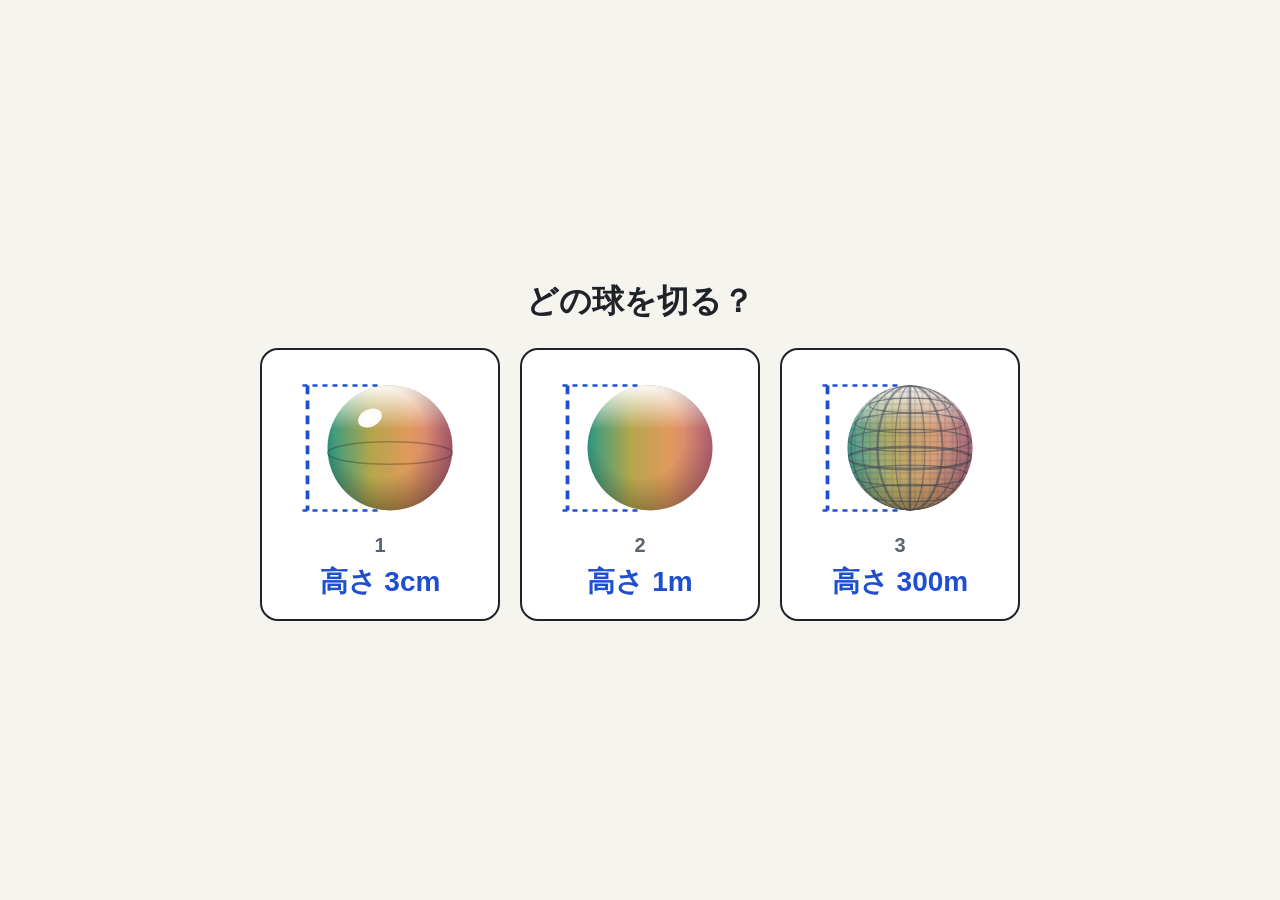
<file: sphere-cut/index.html>
<!doctype html>
<html lang="ja">
<head>
<meta charset="utf-8">
<meta name="viewport" content="width=device-width,initial-scale=1,maximum-scale=1,user-scalable=no,viewport-fit=cover">
<title>球を切ってみよう</title>
<link rel="stylesheet" href="style.css">
</head>
<body data-mode="teacher">
<div id="app">
  <header>
    <h1>球を切ってみよう</h1>
    <span class="sp"></span>
    <button class="tog" id="bSlide">切り口スライド</button>
    <button class="tog" id="tReset">向きをもどす</button>
  </header>

  <div id="stage">
    <canvas id="cv"></canvas>
    <svg id="overlay"></svg>
    <div id="hint"></div>
  </div>

  <footer>
    <div class="grp" id="gPos">
      <label for="pos">切る位置</label>
      <input id="pos" type="range" min="-97" max="97" step="1" value="40" list="posTicks">
      <datalist id="posTicks"><option value="0"></option></datalist>
      <div class="scale"><span>はし</span><button type="button" class="mid" id="toCenter">まんなか</button><span>はし</span></div>
    </div>
    <div class="btns">
      <button class="primary" id="bCut">切る</button>
      <button id="bFace" disabled>切り口を見る</button>
      <button id="bBack" disabled>もとにもどす</button>
    </div>
  </footer>

  <aside>
    <div>
      <h2>切り口</h2>
      <svg id="cutView" viewBox="-110 -110 220 220"></svg>
      <div id="cutText"></div>
    </div>
    <div style="display:flex;flex-direction:column;min-height:0">
      <h2>これまでの切り口<span style="font-weight:400;font-size:12px">（おすと同じ切り方にもどる）</span></h2>
      <div id="hist"></div>
    </div>
  </aside>
</div>


<div id="slides" hidden>
  <div class="sbar">
    <h2 id="sTitle"></h2>
    <span id="sCount"></span>
    <button class="tog" id="sClose">とじる</button>
  </div>
  <div id="sBody">
    <button class="snav" id="sPrev" aria-label="前へ">◀</button>
    <div class="spanes">
      <div class="pane"><h3>切り方</h3><svg id="sKnife" viewBox="-130 -130 260 260"></svg></div>
      <div class="pane"><h3>切り口 <small style="font-weight:400;font-size:13px">点線＝球と同じ大きさ</small></h3><svg id="sCut" viewBox="-130 -130 260 260"></svg></div>
    </div>
    <button class="snav" id="sNext" aria-label="次へ">▶</button>
  </div>
  <div id="sThumbs"></div>
</div>
<script type="module" src="app.js"></script>
</body>
</html>
</file>
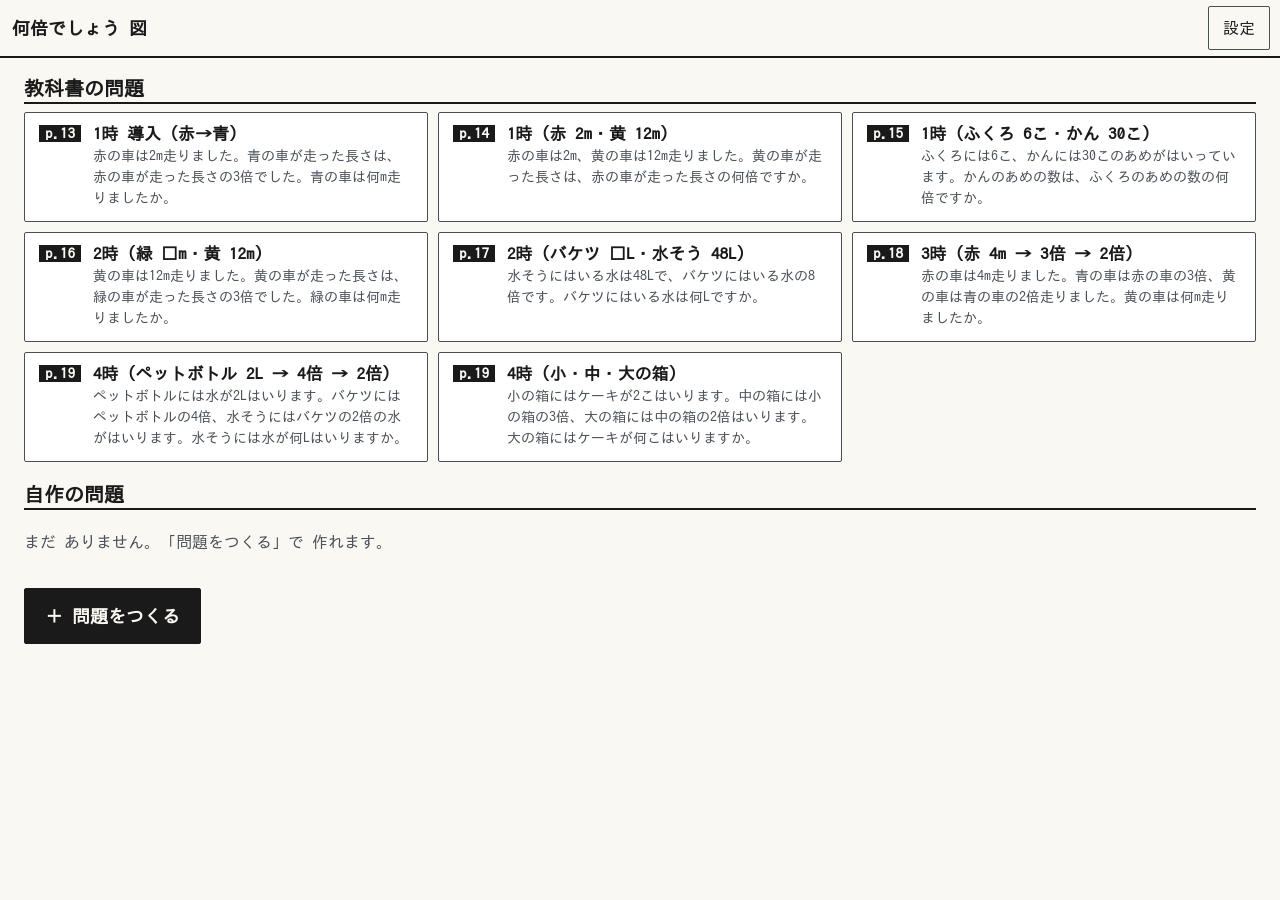
<file: bai-zu/gas/index.html>
<!doctype html>
<html lang="ja">
<head>
<base target="_top">
<meta charset="utf-8">
<meta name="viewport" content="width=device-width, initial-scale=1">
<title>何倍でしょう 図</title>
<style>
:root{
  /* 教科書の紙面ふう。値は color-coding の check-palette.mjs で検査済み（背景 #FAF8F3）
     本文16.4・青6.2・補助7.7（塗りの上でも5.9以上）・塗りは背景比1.3、2色覚でも見分け可 */
  --ink:#1A1A1A;--ink-sub:#4A5058;--ink-link:#0F5EA8;--ink-alert:#C0330A;
  --fill-a:#C9DFF4;--fill-b:#F8D99A;--paper:#FAF8F3;
  --line:#B9B2A0;--bg:var(--paper);
  --font:"BIZ UDPGothic","Yu Gothic UI","Yu Gothic","Meiryo","Noto Sans CJK JP","Hiragino Kaku Gothic ProN","Hiragino Sans","Noto Sans JP","IPAexGothic","IPAGothic",sans-serif;
}
*{box-sizing:border-box}
html,body{height:100%}
body{margin:0;background:var(--bg);color:var(--ink);font-family:var(--font);display:flex;flex-direction:column;height:100dvh;overflow:hidden}
button,select,input{font:inherit;color:inherit}
button{cursor:pointer;border:1.5px solid var(--ink-sub);background:var(--paper);border-radius:2px;min-height:44px;padding:4px 14px;touch-action:manipulation}
button:hover{background:#EFEBE0}
button:disabled{opacity:.35;cursor:not-allowed}
button.primary{background:var(--ink);border-color:var(--ink);color:var(--paper);font-weight:700}
button.primary:hover{background:#333}
button[aria-pressed="true"]{font-weight:700;box-shadow:inset 0 -4px 0 var(--ink)}

header{flex:none;display:flex;align-items:center;gap:8px;padding:6px 10px;background:var(--paper);border-bottom:2px solid var(--ink);flex-wrap:wrap}
header h1{font-size:18px;margin:0 6px 0 2px;white-space:nowrap}
header select{min-height:44px;font-size:17px;border:1.5px solid var(--ink-sub);border-radius:2px;padding:0 8px;max-width:46vw;background:var(--paper)}
header .sp{flex:1}
.seg{display:inline-flex}
.seg button{border-radius:0;margin-left:-1px}


#problem{flex:none;font-size:calc(clamp(20px,2.6vw,34px) * var(--fs,1));line-height:1.55;padding:12px 24px 4px;font-weight:500;display:flex;gap:.5em;align-items:flex-start}
#pno{flex:none;background:var(--ink);color:var(--paper);font-weight:700;font-size:.7em;padding:.1em .45em;margin-top:.3em;line-height:1.4;white-space:nowrap}
#stage{flex:1;min-height:0;display:flex;flex-direction:column;padding:0 24px}
#stage svg{flex:1;min-height:0;width:100%;background:transparent}
#tapeSvg+#relSvg{border-top:1px solid var(--line)}
#stage svg[hidden]{display:none}
#eq{flex:none;min-height:1.6em;font-size:calc(clamp(22px,3vw,40px) * var(--fs,1));font-weight:700;padding:2px 24px;display:flex;gap:1.4em;flex-wrap:wrap}
#eq .ans{color:var(--ink-link)}
.u{color:var(--ink-link)}

footer{flex:none;display:flex;align-items:center;gap:10px;padding:8px 12px;background:var(--paper)}
footer button{min-height:56px;font-size:20px;min-width:120px}
/* 段階：1本の線の上の点。済＝黒丸、いま＝大きな黒丸＋太字、まだ＝白丸 */
#steps{flex:1;display:flex;justify-content:center;align-items:center;background:linear-gradient(var(--ink-sub),var(--ink-sub)) no-repeat center 14px/70% 2px}
#steps button{min-width:0;min-height:48px;font-size:16px;padding:22px 14px 2px;border:none;background:none;position:relative;color:var(--ink-sub)}
#steps button::before{content:"";position:absolute;top:7px;left:50%;width:14px;height:14px;margin-left:-7px;border-radius:50%;border:2px solid var(--ink-sub);background:var(--paper)}
#steps button.done{color:var(--ink)}
#steps button.done::before{background:var(--ink);border-color:var(--ink)}
#steps button.cur{color:var(--ink);font-weight:700}
#steps button.cur::before{background:var(--ink);border-color:var(--ink);width:20px;height:20px;margin-left:-10px;top:4px}

/* SVG */
.tape{stroke:var(--ink);stroke-width:2.5}
.f0{fill:var(--fill-a)} .f1{fill:var(--fill-b)} .f2{fill:#fff}  /* 3つめは白：背景と近いので太い枠で区別 */
.tx{font-family:var(--font);fill:var(--ink)}
.unk{fill:var(--ink-link);font-weight:700}
.rev{fill:var(--ink-link);font-weight:700}
.div{stroke:var(--ink);stroke-width:2.5}
.div.fine{stroke-dasharray:6 5;stroke-width:2}
.cnt{font-family:var(--font);fill:var(--ink-sub);font-weight:700}
.arrow{stroke:var(--ink);stroke-width:3;fill:none}
.arrow.big{stroke:var(--ink-link);stroke-width:3.5}
.pop{animation:pop .3s ease-out both}
@keyframes pop{from{opacity:0;transform:translateY(-6px)}to{opacity:1;transform:none}}
.zero{stroke:var(--ink);stroke-width:3}
.axis{stroke:var(--ink);stroke-width:2.5}
.guide{stroke:var(--ink-sub);stroke-width:1.5;stroke-dasharray:4 5}
.ph{font-family:var(--font);fill:var(--ink-sub)}
.mk-arr{position:relative;white-space:nowrap}   /* 行をまたぐと矢印の先が別の行に飛ぶ */
.mk-box{margin:0 .15em;white-space:nowrap}
.mk-arr.on{background:linear-gradient(var(--ink-alert),var(--ink-alert)) no-repeat left 100%/calc(100% - .35em) 4px;padding-bottom:6px;margin-right:.55em}
.mk-arr.on::after{content:"";position:absolute;right:-.3em;bottom:-4px;border-left:.6em solid var(--ink-alert);border-top:7px solid transparent;border-bottom:7px solid transparent;animation:pop .3s both}
.mk-box.on{outline:4px solid var(--ink-alert);outline-offset:3px;animation:pop .3s both}

/* 作成ダイアログ */
dialog{border:2px solid var(--ink);border-radius:2px;background:var(--paper);padding:18px 22px;max-width:min(720px,94vw);box-shadow:0 10px 40px rgba(0,0,0,.25)}
dialog h2{margin:0 0 10px;font-size:20px}
dialog fieldset{border:1px solid var(--line);border-radius:10px;margin:0 0 10px;padding:8px 12px}
dialog legend{font-weight:700;padding:0 4px}
.row{display:flex;align-items:center;gap:8px;margin:6px 0;flex-wrap:wrap}
.row input[type=text],.row input[type=number]{min-height:42px;border:1px solid #c3ccd7;border-radius:8px;padding:0 8px;font-size:18px}
.row input[type=number]{width:6em}
.row input.nm{width:9em}
.row label.q{display:flex;align-items:center;gap:4px;min-height:42px;padding:0 8px;border:1px solid var(--line);border-radius:8px;cursor:pointer}
.row input[type=number]:disabled{background:var(--fill-a);color:var(--ink-link);font-weight:700}
#cMsg{min-height:1.4em;font-weight:700}
#cMsg.err{color:var(--ink-alert)}
.dbtn{display:flex;gap:8px;justify-content:flex-end;margin-top:6px}
:fullscreen header,:fullscreen footer{display:none}   /* 児童に見せる時は操作部分を消す。進めるのはキー・リモコン・画面タップ */
:fullscreen #problem{padding-top:28px}
:fullscreen #eq{padding-bottom:20px}

/* 画面の切り替え：メニュー／図／設定 */
.screen{flex:1;min-height:0;display:flex;flex-direction:column}
.screen[hidden]{display:none}
.page{flex:1;overflow:auto;padding:16px 24px 32px}
.page h2{font-size:20px;margin:22px 0 8px;padding-bottom:4px;border-bottom:2px solid var(--ink)}
.page h2:first-child{margin-top:4px}
.cards{display:grid;grid-template-columns:repeat(auto-fill,minmax(320px,1fr));gap:10px}
.card{display:flex;gap:12px;align-items:flex-start;text-align:left;padding:12px 14px;min-height:88px;border:1.5px solid var(--ink-sub);background:#fff;width:100%}
.card:hover{background:#F3EFE4}
.card .no{flex:none;background:var(--ink);color:var(--paper);font-weight:700;padding:.05em .4em;font-size:15px}
.card .t{font-weight:700;font-size:17px}
.card .s{font-size:14px;color:var(--ink-sub);margin-top:4px;line-height:1.5}
.cwrap{display:flex;gap:6px}
.cwrap .card{flex:1}
button.del{color:var(--ink-alert);border-color:var(--ink-alert);flex:none;align-self:stretch}
.empty{color:var(--ink-sub)}
.mbar{display:flex;gap:10px;margin-top:22px;flex-wrap:wrap}
.mbar button{min-height:56px;font-size:18px;padding:4px 20px}
.opts{display:flex;gap:0;flex-wrap:wrap}
.opts button{border-radius:0;margin-left:-1.5px;min-height:56px;font-size:18px;padding:4px 20px}
#fsSample{margin-top:14px;border:1px solid var(--line);background:#fff;padding:12px 18px;font-size:calc(clamp(20px,2.6vw,34px) * var(--fs,1));line-height:1.55}
</style>
</head>
<body>
<section id="menu" class="screen">
  <header><h1>何倍でしょう 図</h1><span class="sp"></span><button id="mSet">設定</button></header>
  <div class="page">
    <h2>教科書の問題</h2>
    <div class="cards" id="mPre"></div>
    <h2>自作の問題</h2>
    <div class="cards" id="mCus"></div>
    <div class="mbar"><button id="mMake" class="primary">＋ 問題をつくる</button></div>
  </div>
</section>

<section id="settings" class="screen" hidden>
  <header><button id="sBack">◀ もどる</button><h1>設定</h1></header>
  <div class="page">
    <h2>文字の大きさ（問題文・式・図）</h2>
    <div class="opts" id="fsOpts" role="group" aria-label="文字の大きさ"></div>
    <div id="fsSample">黄の車が走った長さは、赤の車が走った長さの何倍ですか。<br>2 × □ = 12</div>
  </div>
</section>

<section id="viewer" class="screen" hidden>
<header>
  <button id="bMenu">◀ メニュー</button>
  <span class="sp"></span>
  <span class="seg" role="group" aria-label="表示">
    <button data-v="both" aria-pressed="true">両方</button><button data-v="tape" aria-pressed="false">テープ図だけ</button><button data-v="rel" aria-pressed="false">関係図だけ</button>
  </span>
  <button id="bFull">全画面</button>
</header>

<div id="problem"><span id="pno"></span><span id="ptext"></span></div>
<div id="stage">
  <svg id="tapeSvg" viewBox="0 0 1000 310" preserveAspectRatio="xMidYMid meet" aria-label="テープ図"></svg>
  <svg id="relSvg" viewBox="0 0 1000 230" preserveAspectRatio="xMidYMid meet" aria-label="関係図"></svg>
</div>
<div id="eq"></div>
<footer>
  <button id="bPrev">◀ もどる</button>
  <div id="steps"></div>
  <button id="bNext" class="primary">つぎへ ▶</button>
</footer>
</section>

<dialog id="dlg">
  <h2>問題をつくる</h2>
  <fieldset><legend>量の数</legend>
    <div class="row">
      <label class="q"><input type="radio" name="kind" value="2" checked> 2つ（〇倍・もとにする量）</label>
      <label class="q"><input type="radio" name="kind" value="3"> 3つ（〇倍の〇倍）</label>
    </div>
  </fieldset>
  <fieldset><legend>たんい</legend>
    <div class="row"><input type="text" id="cUnit" value="m" style="width:6em" aria-label="たんい"> <span style="color:var(--ink-sub)">例：m、L、こ、kg</span></div>
  </fieldset>
  <fieldset id="f2"><legend>□にするところを1つえらぶ</legend>
    <div class="row"><input class="nm" type="text" id="n0" value="赤" aria-label="もとにする量の名前"> は <input type="number" id="a2" value="2" min="1"> <span class="cu"></span><label class="q"><input type="radio" name="unk" value="a"> □</label></div>
    <div class="row"><input class="nm" type="text" id="n1" value="黄" aria-label="くらべる量の名前"> は <input type="number" id="b2" value="12" min="1"> <span class="cu"></span><label class="q"><input type="radio" name="unk" value="b"> □</label></div>
    <div class="row">もとにする量の <input type="number" id="k2" value="6" min="2"> 倍 <label class="q"><input type="radio" name="unk" value="k" checked> □</label></div>
  </fieldset>
  <fieldset id="f3" hidden><legend>3つの量（3つめの量を□にする）</legend>
    <div class="row"><input class="nm" type="text" id="m0" value="赤" aria-label="1つめの名前"> は <input type="number" id="a3" value="4" min="1"> <span class="cu"></span></div>
    <div class="row"><input class="nm" type="text" id="m1" value="青" aria-label="2つめの名前"> は 1つめの <input type="number" id="k31" value="3" min="2"> 倍</div>
    <div class="row"><input class="nm" type="text" id="m2" value="黄" aria-label="3つめの名前"> は 2つめの <input type="number" id="k32" value="2" min="2"> 倍</div>
  </fieldset>
  <div id="cMsg"></div>
  <div class="dbtn"><button id="cCancel">やめる</button><button id="cOk" class="primary">この問題で図を出す</button></div>
</dialog>

<script type="text/plain" id="appB64">
J3VzZSBzdHJpY3QnOwovKiA9PT09PSDllY/poYzjg4fjg7zjgr/vvIjljZjkuIDnnJ/lrp/mupDvvIkgPT09PT0KIGtpbmQgMjog
cT1b44KC44Go44Gr44GZ44KL6YePLCDjgY/jgonjgbnjgovph49dLCBrPeWAjSwgdW5rPSdhJ3wnYid8J2snCiBraW5kIDM6IHE9
WzHjgaTjgoEsIDLjgaTjgoEsIDPjgaTjgoFdLCBrcz1bazEsazJdLCAz44Gk44KB44KS5rGC44KB44KL44CCdmFsIOOBr+ecn+OB
ruWApO+8iOKWoeOBp+OCguWbs+OBrumVt+OBleOBq+S9v+OBhu+8iQogdGV4dCDjga4gWyBdIOOBr+i1pOOBhOWbm+inkuOBp+Wb
suOCgOaJgO+8iOmWouS/guWbs+OBruW3puOBruWbm+inkuOBq+WFpeOCi+OCguOBru+8ieOAgXsgfSDjga/otaTjgYTnn6LljbDj
ga7kuIvnt5rjgpLlvJXjgY/miYDvvIjjgIzjga7jgIflgI3jgI3vvIkgKi8KdmFyIFBSRVNFVFMgPSBbCiAge2xhYmVsOicx5pmC
IOWwjuWFpSBwLjEz77yI6LWk4oaS6Z2S77yJJywga2luZDoyLCB1bms6J2InLCB1bml0OidtJywgcTpbJ+i1pCcsJ+mdkiddLCBh
OjIsIGs6MywKICAgdGV4dDon6LWk44Gu6LuK44GvMm3otbDjgorjgb7jgZfjgZ/jgILpnZLjga7ou4rjgYzotbDjgaPjgZ/plbfj
gZXjga/jgIFb6LWk44Gu6LuK44GM6LWw44Gj44Gf6ZW344GVXXvjga4z5YCNfeOBp+OBl+OBn+OAgumdkuOBrui7iuOBr+S9lW3o
tbDjgorjgb7jgZfjgZ/jgYvjgIInfSwKICB7bGFiZWw6JzHmmYIgcC4xNO+8iOi1pCAybeODu+m7hCAxMm3vvIknLCBraW5kOjIs
IHVuazonaycsIHVuaXQ6J20nLCBxOlsn6LWkJywn6buEJ10sIGE6Miwgazo2LAogICB0ZXh0OifotaTjga7ou4rjga8ybeOAgem7
hOOBrui7iuOBrzEybei1sOOCiuOBvuOBl+OBn+OAgum7hOOBrui7iuOBjOi1sOOBo+OBn+mVt+OBleOBr+OAgVvotaTjga7ou4rj
gYzotbDjgaPjgZ/plbfjgZVde+OBruS9leWAjX3jgafjgZnjgYvjgIInfSwKICB7bGFiZWw6JzHmmYIgcC4xNe+8iOOBteOBj+OC
jSA244GT44O744GL44KTIDMw44GT77yJJywga2luZDoyLCB1bms6J2snLCB1bml0OifjgZMnLCBxOlsn44G144GP44KNJywn44GL
44KTJ10sIGE6Niwgazo1LAogICB0ZXh0OifjgbXjgY/jgo3jgavjga8244GT44CB44GL44KT44Gr44GvMzDjgZPjga7jgYLjgoHj
gYzjga/jgYTjgaPjgabjgYTjgb7jgZnjgILjgYvjgpPjga7jgYLjgoHjga7mlbDjga/jgIFb44G144GP44KN44Gu44GC44KB44Gu
5pWwXXvjga7kvZXlgI1944Gn44GZ44GL44CCJ30sCiAge2xhYmVsOicy5pmCIHAuMTbvvIjnt5Eg4pahbeODu+m7hCAxMm3vvIkn
LCBraW5kOjIsIHVuazonYScsIHVuaXQ6J20nLCBxOlsn57eRJywn6buEJ10sIGE6NCwgazozLAogICB0ZXh0Oifpu4Tjga7ou4rj
ga8xMm3otbDjgorjgb7jgZfjgZ/jgILpu4Tjga7ou4rjgYzotbDjgaPjgZ/plbfjgZXjga/jgIFb57eR44Gu6LuK44GM6LWw44Gj
44Gf6ZW344GVXXvjga4z5YCNfeOBp+OBl+OBn+OAgue3keOBrui7iuOBr+S9lW3otbDjgorjgb7jgZfjgZ/jgYvjgIInfSwKICB7
bGFiZWw6JzLmmYIgcC4xN++8iOODkOOCseODhCDilqFM44O75rC044Gd44GGIDQ4TO+8iScsIGtpbmQ6MiwgdW5rOidhJywgdW5p
dDonTCcsIHE6Wyfjg5DjgrHjg4QnLCfmsLTjgZ3jgYYnXSwgYTo2LCBrOjgsCiAgIHRleHQ6J+awtOOBneOBhuOBq+OBr+OBhOOC
i+awtOOBrzQ4TOOBp+OAgVvjg5DjgrHjg4Tjgavjga/jgYTjgovmsLRde+OBrjjlgI1944Gn44GZ44CC44OQ44Kx44OE44Gr44Gv
44GE44KL5rC044Gv5L2VTOOBp+OBmeOBi+OAgid9LAogIHtsYWJlbDonM+aZgiBwLjE477yI6LWkIDRtIOKGkiAz5YCNIOKGkiAy
5YCN77yJJywga2luZDozLCB1bml0OidtJywgcTpbJ+i1pCcsJ+mdkicsJ+m7hCddLCBhOjQsIGtzOlszLDJdLAogICB0ZXh0Oifo
taTjga7ou4rjga80bei1sOOCiuOBvuOBl+OBn+OAgumdkuOBrui7iuOBr1votaTjga7ou4pde+OBrjPlgI1944CB6buE44Gu6LuK
44GvW+mdkuOBrui7il1744GuMuWAjX3otbDjgorjgb7jgZfjgZ/jgILpu4Tjga7ou4rjga/kvZVt6LWw44KK44G+44GX44Gf44GL
44CCJ30sCiAge2xhYmVsOic05pmCIHAuMTnvvIjjg5rjg4Pjg4jjg5zjg4jjg6sgMkwg4oaSIDTlgI0g4oaSIDLlgI3vvIknLCBr
aW5kOjMsIHVuaXQ6J0wnLCBxOlsn44Oa44OD44OI44Oc44OI44OrJywn44OQ44Kx44OEJywn5rC044Gd44GGJ10sIGE6Miwga3M6
WzQsMl0sCiAgIHRleHQ6J+ODmuODg+ODiOODnOODiOODq+OBq+OBr+awtOOBjDJM44Gv44GE44KK44G+44GZ44CC44OQ44Kx44OE
44Gr44GvW+ODmuODg+ODiOODnOODiOODq11744GuNOWAjX3jgIHmsLTjgZ3jgYbjgavjga9b44OQ44Kx44OEXXvjga4y5YCNfeOB
ruawtOOBjOOBr+OBhOOCiuOBvuOBmeOAguawtOOBneOBhuOBq+OBr+awtOOBjOS9lUzjga/jgYTjgorjgb7jgZnjgYvjgIInfSwK
ICB7bGFiZWw6JzTmmYIgcC4xOe+8iOWwj+ODu+S4reODu+Wkp+OBrueuse+8iScsIGtpbmQ6MywgdW5pdDon44GTJywgcTpbJ+Ww
jycsJ+S4rScsJ+WkpyddLCBhOjIsIGtzOlszLDJdLAogICB0ZXh0OiflsI/jga7nrrHjgavjga/jgrHjg7zjgq3jgYwy44GT44Gv
44GE44KK44G+44GZ44CC5Lit44Gu566x44Gr44GvW+Wwj+OBrueusV1744GuM+WAjX3jgIHlpKfjga7nrrHjgavjga9b5Lit44Gu
566xXXvjga4y5YCNfeOBr+OBhOOCiuOBvuOBmeOAguWkp+OBrueuseOBq+OBr+OCseODvOOCreOBjOS9leOBk+OBr+OBhOOCiuOB
vuOBmeOBi+OAgid9Cl07Ci8qIOautemajuOBrumghu+8iOWIqeeUqOiAheOBruaMh+Wumu+8ie+8muWVj+mhjOaWhyDihpIg44OG
44O844OX5Zuz77yI44KC44Go4oaS55uu55ub44KK4oaS44GP44KJ44G544KL77yJ4oaSIOWVj+mhjOaWh+OBq+S4i+e3muODu+Wb
suOBvwogICDihpIg6Zai5L+C5Zuz77yI5p6g4oaS44CH5YCN4oaS5bem4oaS5Y+z4oaS5LiL44Gu5pWw77yJ4oaSIOW8jyDihpIg
562U44GIICovCnZhciBTVEVQUyA9IHsKICAyOlsn5ZWP6aGMJywn44KC44GoJywn55uu55ub44KKJywn44GP44KJ44G544KLJywn
5LiL57eaJywn5Zuy44KAJywn5p6gJywn44CH5YCNJywn5bemJywn5Y+zJywn5pWwJywn5byPJywn562U44GIJ10sCiAgMzpbJ+WV
j+mhjCcsJzHjgaTjgoEnLCfnm67nm5vjgoonLCcy44Gk44KBJywnM+OBpOOCgScsJ+S4i+e3micsJ+WbsuOCgCcsJ+aeoCcsJ+OA
h+WAjScsJ+W3picsJ+S4rScsJ+WPsycsJ+aVsCcsJ+mghuOBqycsJ+OBvuOBqOOCgeOBpicsJ+etlOOBiCddCn07CnZhciBMU19L
RVkgPSAnYmFpenUuY3VzdG9tLnYxJzsKCnZhciBjdXN0b20gPSBbXTsKdHJ5IHsgY3VzdG9tID0gSlNPTi5wYXJzZShsb2NhbFN0
b3JhZ2UuZ2V0SXRlbShMU19LRVkpIHx8ICdbXScpIHx8IFtdOyB9IGNhdGNoIChlKSB7IGN1c3RvbSA9IFtdOyB9CnZhciBQID0g
bnVsbCwgc3RlcCA9IDAsIHZpZXcgPSB7dGFwZTp0cnVlLCByZWw6dHJ1ZX0sIFZJRVdfS0VZID0gJ2JhaXp1LnZpZXcnOwoKZnVu
Y3Rpb24gJChpZCl7IHJldHVybiBkb2N1bWVudC5nZXRFbGVtZW50QnlJZChpZCk7IH0KZnVuY3Rpb24gYWxsKCl7IHJldHVybiBQ
UkVTRVRTLmNvbmNhdChjdXN0b20pOyB9CmZ1bmN0aW9uIHZhbHMocCl7IHJldHVybiBwLmtpbmQgPT09IDIgPyBbcC5hLCBwLmEq
cC5rXSA6IFtwLmEsIHAuYSpwLmtzWzBdLCBwLmEqcC5rc1swXSpwLmtzWzFdXTsgfQpmdW5jdGlvbiBhdChuYW1lKXsgdmFyIGkg
PSBTVEVQU1tQLmtpbmRdLmluZGV4T2YobmFtZSk7IHJldHVybiBpID49IDAgJiYgc3RlcCA+PSBpOyB9ICAgLy8g44Gd44Gu5q61
44G+44Gn5p2l44Gf44GLCmZ1bmN0aW9uIG5vdyhuYW1lKXsgcmV0dXJuIFNURVBTW1Aua2luZF1bc3RlcF0gPT09IG5hbWU7IH0g
ICAgICAgICAgICAgICAgICAgICAgICAgICAgICAgLy8g44Gh44KH44GG44Gp44Gd44Gu5q6144GLCgovKiA9PT09PSDilqHjgYvl
gKTjgYsgPT09PT0gKi8KZnVuY3Rpb24gaXNVbmsoaSl7IHJldHVybiBQLmtpbmQgPT09IDIgPyAoUC51bmsgPT09ICdhJyAmJiBp
ID09PSAwKSB8fCAoUC51bmsgPT09ICdiJyAmJiBpID09PSAxKSA6IGkgPiAwOyB9CmZ1bmN0aW9uIHJldmVhbGVkKCl7IHJldHVy
biBQLmtpbmQgPT09IDIgPyBhdCgn562U44GIJykgOiBhdCgn6aCG44GrJyk7IH0gICAvLyDph4/jgYwz44Gk44Gu5pmC44Gv44CM
6aCG44Gr44CN44Gu5byP44Gn5rGC44G+44KLCmZ1bmN0aW9uIHNob3duVmFsKGkpeyByZXR1cm4gaXNVbmsoaSkgJiYgIXJldmVh
bGVkKCkgPyBudWxsIDogdmFscyhQKVtpXTsgfQpmdW5jdGlvbiBzaG93bksoKXsgcmV0dXJuIFAudW5rID09PSAnaycgJiYgIWF0
KCfnrZTjgYgnKSA/IG51bGwgOiBQLms7IH0KCi8qID09PT09IFNWRyA9PT09PSAqLwp2YXIgTlMgPSAnaHR0cDovL3d3dy53My5v
cmcvMjAwMC9zdmcnOwpmdW5jdGlvbiBlbCh0YWcsIGF0dHJzLCB0ZXh0KXsKICB2YXIgZSA9IGRvY3VtZW50LmNyZWF0ZUVsZW1l
bnROUyhOUywgdGFnKTsKICBmb3IgKHZhciBrIGluIGF0dHJzKSBlLnNldEF0dHJpYnV0ZShrLCBrID09PSAnZm9udC1zaXplJyA/
IE1hdGgucm91bmQoYXR0cnNba10qc3ZnRikgOiBhdHRyc1trXSk7ICAgLy8g6Kit5a6a44Gu5paH5a2X44Gu5aSn44GN44GVCiAg
aWYgKHRleHQgIT0gbnVsbCkgZS50ZXh0Q29udGVudCA9IHRleHQ7CiAgcmV0dXJuIGU7Cn0KdmFyIEZTID0gW3trOidzJyxuYW1l
OiflsI/jgZXjgYQnLGY6MC44NSxzdmc6MC45fSx7azonbScsbmFtZTon44G144Gk44GGJyxmOjEsc3ZnOjF9LHtrOidsJyxuYW1l
OiflpKfjgY3jgYQnLGY6MS4yLHN2ZzoxLjEyfSx7azoneGwnLG5hbWU6J+OBqOOBpuOCguWkp+OBjeOBhCcsZjoxLjQsc3ZnOjEu
MjV9XTsKdmFyIEZTX0tFWSA9ICdiYWl6dS5mcycsIHN2Z0YgPSAxOwpmdW5jdGlvbiBsYWJlbChzdmcsIHgsIHksIHYsIHVuaXQs
IHNpemUsIGFuY2hvciwgY2xzKXsKICB2YXIgdCA9IGVsKCd0ZXh0Jywge3g6eCwgeTp5LCAnZm9udC1zaXplJzpzaXplLCAndGV4
dC1hbmNob3InOmFuY2hvcnx8J3N0YXJ0JywgY2xhc3M6J3R4J30pOwogIGlmICh2ID09IG51bGwpeyB0LmFwcGVuZENoaWxkKGVs
KCd0c3BhbicsIHtjbGFzczondW5rJ30sICfilqEnKSk7IHQuYXBwZW5kQ2hpbGQoZWwoJ3RzcGFuJywge30sIHVuaXQpKTsgfQog
IGVsc2UgeyB0LmFwcGVuZENoaWxkKGVsKCd0c3BhbicsIHtjbGFzczogY2xzfHwnJ30sIFN0cmluZyh2KSkpOyB0LmFwcGVuZENo
aWxkKGVsKCd0c3BhbicsIHt9LCB1bml0KSk7IH0KICBzdmcuYXBwZW5kQ2hpbGQodCk7CiAgcmV0dXJuIHQ7Cn0KZnVuY3Rpb24g
dmFsQ2xzKGkpeyByZXR1cm4gaXNVbmsoaSkgPyAncmV2JyA6ICcnOyB9CmZ1bmN0aW9uIHBoKHN2ZywgeSl7IHN2Zy5hcHBlbmRD
aGlsZChlbCgndGV4dCcse3g6NTAwLHk6eSwndGV4dC1hbmNob3InOidtaWRkbGUnLCdmb250LXNpemUnOjI2LGNsYXNzOidwaCd9
LCfjgIzjgaTjgY7jgbjjgI3jgacg5Zuz44GMIOWHuuOBvuOBmScpKTsgfQoKZnVuY3Rpb24gZHJhd1RhcGUoKXsKICB2YXIgc3Zn
ID0gJCgndGFwZVN2ZycpOyBzdmcuaW5uZXJIVE1MID0gJyc7CiAgdmFyIG4gPSBQLmtpbmQsIHYgPSB2YWxzKFApLCBYMCA9IDE0
MCwgVyA9IDc0MCwgc2MgPSBXIC8gdltuLTFdOwogIHZhciByb3dIID0gbiA9PT0gMiA/IDk1IDogNzUsIHRvcCA9IG4gPT09IDIg
PyA0MCA6IDIyLCB0aCA9IDM2OwogIHZhciByb3dTdGVwID0gbiA9PT0gMiA/IFsn44KC44GoJywn44GP44KJ44G544KLJ10gOiBb
JzHjgaTjgoEnLCcy44Gk44KBJywnM+OBpOOCgSddOwogIHZhciB2aXMgPSByb3dTdGVwLm1hcChhdCk7CiAgaWYgKCF2aXNbMF0p
eyBwaChzdmcsIDEzMCk7IHJldHVybjsgfQogIHZhciB5QSA9IHRvcCArIChuLTEpKnJvd0ggKyB0aCArIDQ4OyAgIC8vIOebrueb
m+OCiuOBrue3mgoKICAvLyAw44Gu57im57eaCiAgc3ZnLmFwcGVuZENoaWxkKGVsKCdsaW5lJywge3gxOlgwLCB4MjpYMCwgeTE6
dG9wLTEwLCB5MjphdCgn55uu55ub44KKJykgPyB5QSs4IDogdG9wK3RoKzEwLCBjbGFzczonemVybyd9KSk7CgogIC8vIOODhuOD
vOODl++8iOOBj+OCieOBueOCi+mHj+OBr+OAgeOCguOBqOOBq+OBmeOCi+mHj+OBrumVt+OBleOBp+WMuuWIh+OBo+OBpuWHuuOB
meOAgueVquWPt+OBr+ODhuODvOODl+OBruS4reOBq+abuOOBi+OBquOBhO+8iQogIGZ1bmN0aW9uIGRpdmlkZShyb3csIHVuaXRM
ZW4sIGNvdW50LCBjbHMsIGFuaW0pewogICAgdmFyIHkgPSB0b3AgKyByb3cqcm93SDsKICAgIGZvciAodmFyIGogPSAxOyBqIDwg
Y291bnQ7IGorKykKICAgICAgc3ZnLmFwcGVuZENoaWxkKGVsKCdsaW5lJywge3gxOlgwK2oqdW5pdExlbipzYywgeDI6WDAraip1
bml0TGVuKnNjLCB5MTp5LCB5Mjp5K3RoLCBjbGFzczonZGl2ICcrKGNsc3x8JycpKyhhbmltPycgcG9wJzonJyksIHN0eWxlOiBh
bmltID8gJ2FuaW1hdGlvbi1kZWxheTonKygwLjI1K2oqMC4zKSsncycgOiAnJ30pKTsKICB9CiAgZm9yICh2YXIgaSA9IDA7IGkg
PCBuOyBpKyspewogICAgaWYgKCF2aXNbaV0pIGNvbnRpbnVlOwogICAgdmFyIHkgPSB0b3AgKyBpKnJvd0gsIGcgPSBlbCgnZycs
IHtjbGFzczogbm93KHJvd1N0ZXBbaV0pID8gJ3BvcCcgOiAnJ30pOwogICAgc3ZnLmFwcGVuZENoaWxkKGcpOwogICAgZy5hcHBl
bmRDaGlsZChlbCgndGV4dCcsIHt4OlgwLTE0LCB5OnkrdGgvMisxMCwgJ3RleHQtYW5jaG9yJzonZW5kJywgJ2ZvbnQtc2l6ZSc6
MjgsIGNsYXNzOid0eCcsICdmb250LXdlaWdodCc6NzAwfSwgUC5xW2ldKSk7CiAgICBnLmFwcGVuZENoaWxkKGVsKCdyZWN0Jywg
e3g6WDAsIHk6eSwgd2lkdGg6dltpXSpzYywgaGVpZ2h0OnRoLCBjbGFzczondGFwZSBmJytpfSkpOwogICAgdmFyIHN2ID0gc2hv
d25WYWwoaSk7CiAgICBsYWJlbChnLCBYMCArIHZbaV0qc2MgKyAxMiwgeSt0aC8yKzEwLCBzdiwgUC51bml0LCAyOCwgJ3N0YXJ0
Jywgc3YgIT0gbnVsbCA/IHZhbENscyhpKSA6ICcnKTsKICAgIGlmIChpID09PSAxKSBkaXZpZGUoMSwgdlswXSwgbiA9PT0gMiA/
IFAuayA6IFAua3NbMF0sICcnLCBub3cocm93U3RlcFsxXSkpOwogICAgaWYgKGkgPT09IDIpIGRpdmlkZSgyLCB2WzFdLCBQLmtz
WzFdLCAnJywgbm93KHJvd1N0ZXBbMl0pKTsKICB9CiAgaWYgKG4gPT09IDMgJiYgYXQoJ+OBvuOBqOOCgeOBpicpKSBkaXZpZGUo
MiwgdlswXSwgUC5rc1swXSpQLmtzWzFdLCAnZmluZScsIG5vdygn44G+44Go44KB44GmJykpOwoKICAvLyDnm67nm5vjgorjga7n
t5rjgajmlbDvvIjnm67nm5vjgorjga7kuIrjgasgMCjlgI0pLCAxLCAyLCDigKbvvIkKICBpZiAoYXQoJ+ebruebm+OCiicpKXsK
ICAgIHZhciBnMiA9IGVsKCdnJywge2NsYXNzOiBub3coJ+ebruebm+OCiicpID8gJ3BvcCcgOiAnJ30pOyBzdmcuYXBwZW5kQ2hp
bGQoZzIpOwogICAgdmFyIGNudCA9IE1hdGgucm91bmQodltuLTFdIC8gdlswXSk7CiAgICBnMi5hcHBlbmRDaGlsZChlbCgnbGlu
ZScsIHt4MTpYMCwgeDI6WDArVysyMCwgeTE6eUEsIHkyOnlBLCBjbGFzczonYXhpcyd9KSk7CiAgICB2YXIgeiA9IGVsKCd0ZXh0
Jywge3g6WDAsIHk6eUErMzQsICd0ZXh0LWFuY2hvcic6J21pZGRsZScsICdmb250LXNpemUnOjI0LCBjbGFzczondHgnfSk7CiAg
ICB6LmFwcGVuZENoaWxkKGVsKCd0c3BhbicsIHt9LCAnMCcpKTsgei5hcHBlbmRDaGlsZChlbCgndHNwYW4nLCB7J2ZvbnQtc2l6
ZSc6MTgsIGR4OjJ9LCAnKOWAjSknKSk7CiAgICBnMi5hcHBlbmRDaGlsZCh6KTsKICAgIGZvciAodmFyIHQgPSAxOyB0IDw9IGNu
dDsgdCsrKXsKICAgICAgdmFyIHggPSBYMCArIHQqdlswXSpzYywgZCA9IG5vdygn55uu55ub44KKJykgPyAnYW5pbWF0aW9uLWRl
bGF5OicrKHQqMC4yNSkrJ3MnIDogJyc7CiAgICAgIGcyLmFwcGVuZENoaWxkKGVsKCdsaW5lJywge3gxOngsIHgyOngsIHkxOnlB
LTksIHkyOnlBKzksIGNsYXNzOidheGlzIHBvcCcsIHN0eWxlOmR9KSk7CiAgICAgIGcyLmFwcGVuZENoaWxkKGVsKCd0ZXh0Jywg
e3g6eCwgeTp5QSszNCwgJ3RleHQtYW5jaG9yJzonbWlkZGxlJywgJ2ZvbnQtc2l6ZSc6MjQsIGNsYXNzOid0eCBwb3AnLCBzdHls
ZTpkfSwgU3RyaW5nKHQpKSk7CiAgICB9CiAgICAvLyDlkITjg4bjg7zjg5fjga7lj7Pjga/jgZfjgYvjgonnm67nm5vjgorjga7n
t5rjgbjngrnnt5oKICAgIGZvciAodmFyIHIgPSAwOyByIDwgbjsgcisrKSBpZiAodmlzW3JdKQogICAgICBzdmcuYXBwZW5kQ2hp
bGQoZWwoJ2xpbmUnLCB7eDE6WDArdltyXSpzYywgeDI6WDArdltyXSpzYywgeTE6dG9wK3Iqcm93SCt0aCwgeTI6eUEsIGNsYXNz
OidndWlkZSd9KSk7CiAgfQp9CgpmdW5jdGlvbiBkcmF3UmVsKCl7CiAgdmFyIHN2ZyA9ICQoJ3JlbFN2ZycpOyBzdmcuaW5uZXJI
VE1MID0gJyc7CiAgaWYgKCFhdCgn5p6gJykpeyBwaChzdmcsIDEyMCk7IHJldHVybjsgfQogIHZhciBuID0gUC5raW5kLCBidyA9
IDE5MCwgYmggPSA2NCwgeSA9IDEwNTsKICB2YXIgeHMgPSBuID09PSAyID8gWzE1MCwgNjYwXSA6IFs2MCwgNDA1LCA3NTBdOwog
IHZhciBuYW1lU3RlcCA9IG4gPT09IDIgPyBbJ+W3picsJ+WPsyddIDogWyflt6YnLCfkuK0nLCflj7MnXTsKICBmb3IgKHZhciBp
ID0gMDsgaSA8IG47IGkrKyl7CiAgICB2YXIgZyA9IGVsKCdnJywge30pOyBzdmcuYXBwZW5kQ2hpbGQoZyk7CiAgICBnLmFwcGVu
ZENoaWxkKGVsKCdyZWN0Jywge3g6eHNbaV0sIHk6eSwgd2lkdGg6YncsIGhlaWdodDpiaCwgcng6NiwgY2xhc3M6J3RhcGUgJyso
YXQobmFtZVN0ZXBbaV0pID8gJ2YnK2kgOiAnZjInKX0pKTsKICAgIGlmIChhdChuYW1lU3RlcFtpXSkpewogICAgICB2YXIgbm0g
PSBlbCgndGV4dCcsIHt4OnhzW2ldK2J3LzIsIHk6eStiaC8yKzEwLCAndGV4dC1hbmNob3InOidtaWRkbGUnLCAnZm9udC1zaXpl
JzoyOCwgJ2ZvbnQtd2VpZ2h0Jzo3MDAsIGNsYXNzOid0eCcrKG5vdyhuYW1lU3RlcFtpXSk/JyBwb3AnOicnKX0sIFAucVtpXSk7
CiAgICAgIGlmIChQLnFbaV0ubGVuZ3RoICogMjggKiBzdmdGID4gYncgLSAxNil7IG5tLnNldEF0dHJpYnV0ZSgndGV4dExlbmd0
aCcsIGJ3IC0gMTYpOyBubS5zZXRBdHRyaWJ1dGUoJ2xlbmd0aEFkanVzdCcsICdzcGFjaW5nQW5kR2x5cGhzJyk7IH0gICAvLyDp
lbfjgYTlkI3liY3jga/lm5vop5Ljgavlj47jgoHjgosKICAgICAgZy5hcHBlbmRDaGlsZChubSk7CiAgICB9CiAgICBpZiAoYXQo
J+aVsCcpKXsgdmFyIHN2ID0gc2hvd25WYWwoaSk7IHZhciB0ID0gbGFiZWwoZywgeHNbaV0rYncvMiwgeStiaCszOCwgc3YsIFAu
dW5pdCwgMjgsICdtaWRkbGUnLCBzdiAhPSBudWxsID8gdmFsQ2xzKGkpIDogJycpOyBpZiAobm93KCfmlbAnKSkgdC5zZXRBdHRy
aWJ1dGUoJ2NsYXNzJywndHggcG9wJyk7IH0KICB9CiAgZm9yICh2YXIgYSA9IDA7IGEgPCBuLTE7IGErKyl7CiAgICB2YXIgeDEg
PSB4c1thXStidys4LCB4MiA9IHhzW2ErMV0tOCwgZ2EgPSBlbCgnZycsIHt9KTsgc3ZnLmFwcGVuZENoaWxkKGdhKTsKICAgIGdh
LmFwcGVuZENoaWxkKGVsKCdsaW5lJywge3gxOngxLCB5MTp5K2JoLzIsIHgyOngyLTE0LCB5Mjp5K2JoLzIsIGNsYXNzOidhcnJv
dyd9KSk7CiAgICBnYS5hcHBlbmRDaGlsZChlbCgncGF0aCcsIHtkOidNJyt4MisnICcrKHkrYmgvMikrJyBsLTE4IC0xMCB2MjAg
eicsIGZpbGw6JyMxQTFBMUEnfSkpOwogICAgaWYgKGF0KCfjgIflgI0nKSl7CiAgICAgIHZhciBrID0gbiA9PT0gMiA/IHNob3du
SygpIDogUC5rc1thXTsKICAgICAgdmFyIHQyID0gbGFiZWwoZ2EsICh4MSt4MikvMiwgeStiaC8yLTE0LCBrLCAn5YCNJywgMjgs
ICdtaWRkbGUnLCBuID09PSAyICYmIFAudW5rID09PSAnaycgJiYgayAhPSBudWxsID8gJ3JldicgOiAnJyk7CiAgICAgIGlmIChu
b3coJ+OAh+WAjScpKSB0Mi5zZXRBdHRyaWJ1dGUoJ2NsYXNzJywndHggcG9wJyk7CiAgICB9CiAgfQogIGlmIChuID09PSAzICYm
IGF0KCfjgb7jgajjgoHjgaYnKSl7CiAgICB2YXIgcCA9IHhzWzBdK2J3LzIsIHEgPSB4c1syXStidy8yLCBnbSA9IGVsKCdnJyx7
Y2xhc3M6J3BvcCd9KTsgc3ZnLmFwcGVuZENoaWxkKGdtKTsKICAgIGdtLmFwcGVuZENoaWxkKGVsKCdwYXRoJywge2Q6J00nK3Ar
JyAnKyh5LTYpKycgQycrcCsnIDYwICcrcSsnIDYwICcrcSsnICcrKHktMjIpLCBjbGFzczonYXJyb3cgYmlnJ30pKTsKICAgIGdt
LmFwcGVuZENoaWxkKGVsKCdwYXRoJywge2Q6J00nK3ErJyAnKyh5LTQpKycgbC0xMCAtMjAgaDIwIHonLCBmaWxsOicjMEY1RUE4
J30pKTsKICAgIGdtLmFwcGVuZENoaWxkKGVsKCd0ZXh0Jywge3g6NTAwLCB5OjQyLCAndGV4dC1hbmNob3InOidtaWRkbGUnLCdm
b250LXNpemUnOjI4LGNsYXNzOid0eCByZXYnfSwgKFAua3NbMF0qUC5rc1sxXSkrJ+WAje+8iCcrUC5rc1swXSsnw5cnK1Aua3Nb
MV0rJ++8iScpKTsKICB9Cn0KCi8qID09PT09IOWVj+mhjOaWh++8iFsgXSDjgaggeyB9IOOBq+WNsOOCkuOBpOOBkeOCi++8iSA9
PT09PSAqLwpmdW5jdGlvbiBkcmF3UHJvYmxlbSgpewogIHZhciBib3ggPSAkKCdwdGV4dCcpOyBib3guaW5uZXJIVE1MID0gJyc7
CiAgdmFyIHJlID0gL1xbKFteXF1dKylcXXxceyhbXn1dKylcfXxbXlxbe10rL2csIG07CiAgd2hpbGUgKChtID0gcmUuZXhlYyhQ
LnRleHQpKSl7CiAgICB2YXIgcyA9IGRvY3VtZW50LmNyZWF0ZUVsZW1lbnQoJ3NwYW4nKTsKICAgIGlmIChtWzFdICE9IG51bGwp
eyBzLnRleHRDb250ZW50ID0gbVsxXTsgcy5jbGFzc05hbWUgPSAnbWstYm94JyArIChhdCgn5Zuy44KAJykgPyAnIG9uJyA6ICcn
KTsgfQogICAgZWxzZSBpZiAobVsyXSAhPSBudWxsKXsgcy50ZXh0Q29udGVudCA9IG1bMl07IHMuY2xhc3NOYW1lID0gJ21rLWFy
cicgKyAoYXQoJ+S4i+e3micpID8gJyBvbicgOiAnJyk7IH0KICAgIGVsc2Ugcy50ZXh0Q29udGVudCA9IG1bMF07CiAgICBib3gu
YXBwZW5kQ2hpbGQocyk7CiAgfQp9CgovKiA9PT09PSDlvI8gPT09PT0gKi8KZnVuY3Rpb24gZXFMaW5lcygpewogIHZhciB1ID0g
UC51bml0LCB2ID0gdmFscyhQKSwgTCA9IFtdOwogIHZhciBCID0gJzxzcGFuIGNsYXNzPSJ1Ij7ilqE8L3NwYW4+JzsKICBpZiAo
UC5raW5kID09PSAyKXsKICAgIGlmICghYXQoJ+W8jycpKSByZXR1cm4gTDsKICAgIHZhciBhID0gUC5hLCBiID0gdlsxXSwgayA9
IFAuaywgYW5zID0gYXQoJ+etlOOBiCcpOwogICAgaWYgKFAudW5rID09PSAnaycpeyBMLnB1c2goYSsnIMOXICcrQisnID0gJyti
KTsgaWYgKGFucykgTC5wdXNoKGIrJyDDtyAnK2ErJyA9ICcraywgJzxzcGFuIGNsYXNzPSJhbnMiPuetlOOBiCAnK2srJ+WAjTwv
c3Bhbj4nKTsgfQogICAgaWYgKFAudW5rID09PSAnYicpeyBMLnB1c2goYSsnIMOXICcraysnID0gJytCKTsgaWYgKGFucykgTC5w
dXNoKCc8c3BhbiBjbGFzcz0iYW5zIj7nrZTjgYggJytiK3UrJzwvc3Bhbj4nKTsgfQogICAgaWYgKFAudW5rID09PSAnYScpeyBM
LnB1c2goQisnIMOXICcraysnID0gJytiKTsgaWYgKGFucykgTC5wdXNoKGIrJyDDtyAnK2srJyA9ICcrYSwgJzxzcGFuIGNsYXNz
PSJhbnMiPuetlOOBiCAnK2ErdSsnPC9zcGFuPicpOyB9CiAgICByZXR1cm4gTDsKICB9CiAgdmFyIGsxID0gUC5rc1swXSwgazIg
PSBQLmtzWzFdOwogIGlmIChhdCgn6aCG44GrJykpIEwucHVzaCgn6aCG44Gr77yaJytQLmErJyDDlyAnK2sxKycgPSAnK3ZbMV0r
J+OAgCcrdlsxXSsnIMOXICcrazIrJyA9ICcrdlsyXSk7CiAgaWYgKGF0KCfjgb7jgajjgoHjgaYnKSkgTC5wdXNoKCfjgb7jgajj
goHjgabvvJonK2sxKycgw5cgJytrMisnID0gJysoazEqazIpKyfjgIAnK1AuYSsnIMOXICcrKGsxKmsyKSsnID0gJyt2WzJdKTsK
ICBpZiAoYXQoJ+etlOOBiCcpKSBMLnB1c2goJzxzcGFuIGNsYXNzPSJhbnMiPuetlOOBiCAnK3ZbMl0rdSsnPC9zcGFuPicpOwog
IHJldHVybiBMOwp9CgpmdW5jdGlvbiByZW5kZXIoKXsKICB2YXIgUyA9IFNURVBTW1Aua2luZF07CiAgdmFyIG0gPSAvcFwuXGQr
Ly5leGVjKFAubGFiZWwpOyAkKCdwbm8nKS50ZXh0Q29udGVudCA9IFAuY3VzdG9tIHx8ICFtID8gJ+iHquS9nCcgOiBtWzBdOwog
IGRyYXdQcm9ibGVtKCk7CiAgJCgndGFwZVN2ZycpLnN0eWxlLmRpc3BsYXkgPSB2aWV3LnRhcGUgPyAnJyA6ICdub25lJzsgJCgn
cmVsU3ZnJykuc3R5bGUuZGlzcGxheSA9IHZpZXcucmVsID8gJycgOiAnbm9uZSc7ICAgLy8gU1ZH6KaB57Sg44Gr44GvIGhpZGRl
biDjg5fjg63jg5Hjg4bjgqPjgYznhKHjgYQKICBkcmF3VGFwZSgpOyBkcmF3UmVsKCk7CiAgJCgnZXEnKS5pbm5lckhUTUwgPSBl
cUxpbmVzKCkubWFwKGZ1bmN0aW9uKHMpeyByZXR1cm4gJzxzcGFuPicrcysnPC9zcGFuPic7IH0pLmpvaW4oJycpOwogIHZhciBz
dCA9ICQoJ3N0ZXBzJyk7IHN0LmlubmVySFRNTCA9ICcnOwogIFMuZm9yRWFjaChmdW5jdGlvbihuYW1lLCBpKXsKICAgIHZhciBi
ID0gZG9jdW1lbnQuY3JlYXRlRWxlbWVudCgnYnV0dG9uJyk7CiAgICBiLnRleHRDb250ZW50ID0gbmFtZTsgYi5jbGFzc05hbWUg
PSBpID09PSBzdGVwID8gJ2N1cicgOiAoaSA8IHN0ZXAgPyAnZG9uZScgOiAnJyk7CiAgICBiLm9uY2xpY2sgPSBmdW5jdGlvbigp
eyBzdGVwID0gaTsgcmVuZGVyKCk7IH07CiAgICBzdC5hcHBlbmRDaGlsZChiKTsKICB9KTsKICAkKCdiUHJldicpLmRpc2FibGVk
ID0gc3RlcCA9PT0gMDsKICAkKCdiTmV4dCcpLmRpc2FibGVkID0gc3RlcCA9PT0gUy5sZW5ndGgtMTsKfQpmdW5jdGlvbiBnbyhk
KXsgdmFyIG4gPSBTVEVQU1tQLmtpbmRdLmxlbmd0aDsgc3RlcCA9IE1hdGgubWF4KDAsIE1hdGgubWluKG4tMSwgc3RlcCtkKSk7
IHJlbmRlcigpOyB9CmZ1bmN0aW9uIGxvYWQoaSl7IFAgPSBhbGwoKVtpXTsgc3RlcCA9IDA7IHNob3coJ3ZpZXdlcicpOyByZW5k
ZXIoKTsgfQoKLyogPT09PT0g55S76Z2i77yI44Oh44OL44Ol44O877yP5Zuz77yP6Kit5a6a77yJID09PT09ICovCmZ1bmN0aW9u
IHNob3coaWQpeyBbJ21lbnUnLCd2aWV3ZXInLCdzZXR0aW5ncyddLmZvckVhY2goZnVuY3Rpb24oayl7ICQoaykuaGlkZGVuID0g
ayAhPT0gaWQ7IH0pOyBpZiAoaWQgPT09ICdtZW51JykgYnVpbGRNZW51KCk7IH0KZnVuY3Rpb24gcGxhaW4odCl7IHJldHVybiB0
LnJlcGxhY2UoL1tcW1xde31dL2csICcnKTsgfQpmdW5jdGlvbiBjYXJkKHAsIGkpewogIHZhciBiID0gZG9jdW1lbnQuY3JlYXRl
RWxlbWVudCgnYnV0dG9uJyk7IGIuY2xhc3NOYW1lID0gJ2NhcmQnOwogIHZhciBtID0gL3BcLlxkKy8uZXhlYyhwLmxhYmVsKTsK
ICBiLmlubmVySFRNTCA9ICc8c3BhbiBjbGFzcz0ibm8iPjwvc3Bhbj48c3Bhbj48ZGl2IGNsYXNzPSJ0Ij48L2Rpdj48ZGl2IGNs
YXNzPSJzIj48L2Rpdj48L3NwYW4+JzsKICBiLnF1ZXJ5U2VsZWN0b3IoJy5ubycpLnRleHRDb250ZW50ID0gcC5jdXN0b20gfHwg
IW0gPyAn6Ieq5L2cJyA6IG1bMF07CiAgYi5xdWVyeVNlbGVjdG9yKCcudCcpLnRleHRDb250ZW50ID0gcC5sYWJlbC5yZXBsYWNl
KC9e6Ieq5L2c77yaLywgJycpLnJlcGxhY2UoLyA/cFwuXGQrLywgJycpOyAgIC8vIOODmuODvOOCuOOBr+W3puOBrum7kuOBhOac
reOBq+WHuuOBmQogIGIucXVlcnlTZWxlY3RvcignLnMnKS50ZXh0Q29udGVudCA9IHBsYWluKHAudGV4dCk7CiAgYi5vbmNsaWNr
ID0gZnVuY3Rpb24oKXsgbG9hZChpKTsgfTsKICByZXR1cm4gYjsKfQpmdW5jdGlvbiBidWlsZE1lbnUoKXsKICB2YXIgcHJlID0g
JCgnbVByZScpLCBjdXMgPSAkKCdtQ3VzJyk7IHByZS5pbm5lckhUTUwgPSAnJzsgY3VzLmlubmVySFRNTCA9ICcnOwogIFBSRVNF
VFMuZm9yRWFjaChmdW5jdGlvbihwLCBpKXsgcHJlLmFwcGVuZENoaWxkKGNhcmQocCwgaSkpOyB9KTsKICBpZiAoIWN1c3RvbS5s
ZW5ndGgpIGN1cy5pbm5lckhUTUwgPSAnPHAgY2xhc3M9ImVtcHR5Ij7jgb7jgaAg44GC44KK44G+44Gb44KT44CC44CM5ZWP6aGM
44KS44Gk44GP44KL44CN44GnIOS9nOOCjOOBvuOBmeOAgjwvcD4nOwogIGN1c3RvbS5mb3JFYWNoKGZ1bmN0aW9uKHAsIGopewog
ICAgdmFyIHcgPSBkb2N1bWVudC5jcmVhdGVFbGVtZW50KCdkaXYnKTsgdy5jbGFzc05hbWUgPSAnY3dyYXAnOwogICAgdy5hcHBl
bmRDaGlsZChjYXJkKHAsIFBSRVNFVFMubGVuZ3RoICsgaikpOwogICAgdmFyIGQgPSBkb2N1bWVudC5jcmVhdGVFbGVtZW50KCdi
dXR0b24nKTsgZC5jbGFzc05hbWUgPSAnZGVsJzsgZC50ZXh0Q29udGVudCA9ICfmtojjgZknOwogICAgZC5vbmNsaWNrID0gZnVu
Y3Rpb24oKXsKICAgICAgaWYgKCFjb25maXJtKCfjgIwnICsgcC5sYWJlbC5yZXBsYWNlKC9e6Ieq5L2c77yaLywgJycpICsgJ+OA
jeOCkiDmtojjgZfjgb7jgZnjgYvvvJ/vvIjlhYPjgasg44KC44Gp44Gb44G+44Gb44KT77yJJykpIHJldHVybjsKICAgICAgY3Vz
dG9tLnNwbGljZShqLCAxKTsKICAgICAgdHJ5IHsgbG9jYWxTdG9yYWdlLnNldEl0ZW0oTFNfS0VZLCBKU09OLnN0cmluZ2lmeShj
dXN0b20pKTsgfSBjYXRjaCAoZSkge30KICAgICAgYnVpbGRNZW51KCk7CiAgICB9OwogICAgdy5hcHBlbmRDaGlsZChkKTsgY3Vz
LmFwcGVuZENoaWxkKHcpOwogIH0pOwp9CmZ1bmN0aW9uIHNldEZzKGspewogIHZhciBvID0gRlMuZmlsdGVyKGZ1bmN0aW9uKHgp
eyByZXR1cm4geC5rID09PSBrOyB9KVswXSB8fCBGU1sxXTsKICBkb2N1bWVudC5kb2N1bWVudEVsZW1lbnQuc3R5bGUuc2V0UHJv
cGVydHkoJy0tZnMnLCBvLmYpOyBzdmdGID0gby5zdmc7CiAgJCgnZnNPcHRzJykucXVlcnlTZWxlY3RvckFsbCgnYnV0dG9uJyku
Zm9yRWFjaChmdW5jdGlvbihiKXsgYi5zZXRBdHRyaWJ1dGUoJ2FyaWEtcHJlc3NlZCcsIGIuZGF0YXNldC5rID09PSBvLmspOyB9
KTsKICB0cnkgeyBsb2NhbFN0b3JhZ2Uuc2V0SXRlbShGU19LRVksIG8uayk7IH0gY2F0Y2ggKGUpIHt9Cn0KRlMuZm9yRWFjaChm
dW5jdGlvbihvKXsKICB2YXIgYiA9IGRvY3VtZW50LmNyZWF0ZUVsZW1lbnQoJ2J1dHRvbicpOyBiLnRleHRDb250ZW50ID0gby5u
YW1lOyBiLmRhdGFzZXQuayA9IG8uazsKICBiLm9uY2xpY2sgPSBmdW5jdGlvbigpeyBzZXRGcyhvLmspOyB9OyAkKCdmc09wdHMn
KS5hcHBlbmRDaGlsZChiKTsKfSk7CnRyeSB7IHNldEZzKGxvY2FsU3RvcmFnZS5nZXRJdGVtKEZTX0tFWSkgfHwgJ20nKTsgfSBj
YXRjaCAoZSkgeyBzZXRGcygnbScpOyB9Ci8qID09PT09IOWVj+mhjOOCkuOBpOOBj+OCiyA9PT09PSAqLwpmdW5jdGlvbiBraW5k
KCl7IHJldHVybiBkb2N1bWVudC5xdWVyeVNlbGVjdG9yKCdpbnB1dFtuYW1lPWtpbmRdOmNoZWNrZWQnKS52YWx1ZSA9PT0gJzMn
ID8gMyA6IDI7IH0KZnVuY3Rpb24gdW5rKCl7IHJldHVybiBkb2N1bWVudC5xdWVyeVNlbGVjdG9yKCdpbnB1dFtuYW1lPXVua106
Y2hlY2tlZCcpLnZhbHVlOyB9CmZ1bmN0aW9uIG51bShpZCl7IHZhciB4ID0gTnVtYmVyKCQoaWQpLnZhbHVlKTsgcmV0dXJuIE51
bWJlci5pc0ludGVnZXIoeCkgJiYgeCA+IDAgPyB4IDogbnVsbDsgfQpmdW5jdGlvbiByZWFkRm9ybSgpewogIHZhciB1bml0ID0g
JCgnY1VuaXQnKS52YWx1ZS50cmltKCkgfHwgJyc7CiAgaWYgKGtpbmQoKSA9PT0gMyl7CiAgICB2YXIgYSA9IG51bSgnYTMnKSwg
azEgPSBudW0oJ2szMScpLCBrMiA9IG51bSgnazMyJyksIG4gPSBbJCgnbTAnKS52YWx1ZS50cmltKCksICQoJ20xJykudmFsdWUu
dHJpbSgpLCAkKCdtMicpLnZhbHVlLnRyaW0oKV07CiAgICBpZiAoIWEgfHwgIWsxIHx8ICFrMikgcmV0dXJuIHtlcnI6J+aVsOOB
ryAxIOS7peS4iuOBruaVtOaVsOOBpyDlhaXjgozjgabjgY/jgaDjgZXjgYQnfTsKICAgIGlmIChrMSA8IDIgfHwgazIgPCAyKSBy
ZXR1cm4ge2Vycjon5YCN44GvIDIg5Lul5LiK44GrIOOBl+OBpuOBj+OBoOOBleOBhCd9OwogICAgaWYgKG4uc29tZShmdW5jdGlv
bih4KXsgcmV0dXJuICF4OyB9KSkgcmV0dXJuIHtlcnI6J+WQjeWJjeOCkiAz44Gk44Go44KCIOWFpeOCjOOBpuOBj+OBoOOBleOB
hCd9OwogICAgcmV0dXJuIHtwOntraW5kOjMsIHVuaXQ6dW5pdCwgcTpuLCBhOmEsIGtzOltrMSxrMl0sCiAgICAgIGxhYmVsOifo
h6rkvZzvvJonK24uam9pbign4oaSJykrJ++8iCcrYSt1bml0Kyfjg7snK2sxKyflgI3jg7snK2syKyflgI3vvIknLAogICAgICB0
ZXh0OiBuWzBdKyfjga8nK2ErdW5pdCsn44Gn44GZ44CCJytuWzFdKyfjga9bJytuWzBdKydde+OBricrazErJ+WAjX3jgIEnK25b
Ml0rJ+OBr1snK25bMV0rJ11744GuJytrMisn5YCNfeOBp+OBmeOAgicrblsyXSsn44Gv5L2VJyt1bml0KyfjgafjgZnjgYvjgIIn
fX07CiAgfQogIHZhciB1ID0gdW5rKCksIG4wID0gJCgnbjAnKS52YWx1ZS50cmltKCksIG4xID0gJCgnbjEnKS52YWx1ZS50cmlt
KCk7CiAgaWYgKCFuMCB8fCAhbjEpIHJldHVybiB7ZXJyOiflkI3liY3jgpIgMuOBpOOBqOOCgiDlhaXjgozjgabjgY/jgaDjgZXj
gYQnfTsKICB2YXIgYSA9IG51bSgnYTInKSwgYiA9IG51bSgnYjInKSwgayA9IG51bSgnazInKTsKICBpZiAodSA9PT0gJ2snKXsg
aWYgKCFhIHx8ICFiKSByZXR1cm4ge2Vycjon5pWw44KSIOWFpeOCjOOBpuOBj+OBoOOBleOBhCd9OyBpZiAoYiAlIGEpIHJldHVy
biB7ZXJyOmIrJyDjga8gJythKycg44GnIOOCj+OCiuWIh+OCjOOBvuOBm+OCkyd9OyBrID0gYi9hOyB9CiAgaWYgKHUgPT09ICdi
Jyl7IGlmICghYSB8fCAhaykgcmV0dXJuIHtlcnI6J+aVsOOCkiDlhaXjgozjgabjgY/jgaDjgZXjgYQnfTsgYiA9IGEqazsgfQog
IGlmICh1ID09PSAnYScpeyBpZiAoIWIgfHwgIWspIHJldHVybiB7ZXJyOifmlbDjgpIg5YWl44KM44Gm44GP44Gg44GV44GEJ307
IGlmIChiICUgaykgcmV0dXJuIHtlcnI6YisnIOOBryAnK2srJyDjgacg44KP44KK5YiH44KM44G+44Gb44KTJ307IGEgPSBiL2s7
IH0KICBpZiAoayA8IDIpIHJldHVybiB7ZXJyOiflgI3jga8gMiDku6XkuIrjgasg44Gq44KL44KI44GG44GrIOOBl+OBpuOBj+OB
oOOBleOBhCd9OwogIHZhciB0ZXh0ID0gdSA9PT0gJ2snID8gbjArJ+OBrycrYSt1bml0KyfjgIEnK24xKyfjga8nK2IrdW5pdCsn
44Gn44GZ44CCJytuMSsn44GvWycrbjArJ11744Gu5L2V5YCNfeOBp+OBmeOBi+OAgicKICAgICAgICAgICA6IHUgPT09ICdiJyA/
IG4wKyfjga8nK2ErdW5pdCsn44Gn44GZ44CCJytuMSsn44GvWycrbjArJ11744GuJytrKyflgI1944Gn44GZ44CCJytuMSsn44Gv
5L2VJyt1bml0KyfjgafjgZnjgYvjgIInCiAgICAgICAgICAgOiBuMSsn44GvJytiK3VuaXQrJ+OBp+OAgVsnK24wKydde+OBricr
aysn5YCNfeOBp+OBmeOAgicrbjArJ+OBr+S9lScrdW5pdCsn44Gn44GZ44GL44CCJzsKICByZXR1cm4ge3A6e2tpbmQ6MiwgdW5r
OnUsIHVuaXQ6dW5pdCwgcTpbbjAsbjFdLCBhOmEsIGs6aywgdGV4dDp0ZXh0LAogICAgbGFiZWw6J+iHquS9nO+8micrbjArJ+OD
uycrbjErJ++8iCcrKHU9PT0nYSc/J+KWoSc6YSkrdW5pdCsn44O7JysodT09PSdiJz8n4pahJzpiKSt1bml0Kyfjg7snKyh1PT09
J2snPyfilqEnOmspKyflgI3vvIknfSwgYTphLCBiOmIsIGs6a307Cn0KZnVuY3Rpb24gc3luY0Zvcm0oKXsKICB2YXIgazMgPSBr
aW5kKCkgPT09IDM7CiAgJCgnZjInKS5oaWRkZW4gPSBrMzsgJCgnZjMnKS5oaWRkZW4gPSAhazM7CiAgZG9jdW1lbnQucXVlcnlT
ZWxlY3RvckFsbCgnLmN1JykuZm9yRWFjaChmdW5jdGlvbihzKXsgcy50ZXh0Q29udGVudCA9ICQoJ2NVbml0JykudmFsdWU7IH0p
OwogIHZhciB1ID0gdW5rKCk7CiAgJCgnYTInKS5kaXNhYmxlZCA9IHUgPT09ICdhJzsgJCgnYjInKS5kaXNhYmxlZCA9IHUgPT09
ICdiJzsgJCgnazInKS5kaXNhYmxlZCA9IHUgPT09ICdrJzsKICB2YXIgciA9IHJlYWRGb3JtKCksIG0gPSAkKCdjTXNnJyk7CiAg
aWYgKHIuZXJyKXsgbS50ZXh0Q29udGVudCA9IHIuZXJyOyBtLmNsYXNzTmFtZSA9ICdlcnInOyAkKCdjT2snKS5kaXNhYmxlZCA9
IHRydWU7IHJldHVybjsgfQogIG0uY2xhc3NOYW1lID0gJyc7ICQoJ2NPaycpLmRpc2FibGVkID0gZmFsc2U7CiAgaWYgKCFrMyl7
IGlmICh1PT09J2EnKSAkKCdhMicpLnZhbHVlID0gci5hOyBpZiAodT09PSdiJykgJCgnYjInKS52YWx1ZSA9IHIuYjsgaWYgKHU9
PT0naycpICQoJ2syJykudmFsdWUgPSByLms7IH0KICBtLnRleHRDb250ZW50ID0gJ+etlOOBiO+8micgKyAoazMgPyB2YWxzKHIu
cClbMl0gKyByLnAudW5pdCA6IHU9PT0naycgPyByLmsrJ+WAjScgOiB1PT09J2EnID8gci5hK3IucC51bml0IDogci5iK3IucC51
bml0KTsKfQoKLyogPT09PT0g5pON5L2cID09PT09ICovCiQoJ2JNZW51Jykub25jbGljayA9IGZ1bmN0aW9uKCl7IHNob3coJ21l
bnUnKTsgfTsKJCgnbVNldCcpLm9uY2xpY2sgPSBmdW5jdGlvbigpeyBzaG93KCdzZXR0aW5ncycpOyB9OwokKCdzQmFjaycpLm9u
Y2xpY2sgPSBmdW5jdGlvbigpeyBzaG93KCdtZW51Jyk7IH07CiQoJ2JQcmV2Jykub25jbGljayA9IGZ1bmN0aW9uKCl7IGdvKC0x
KTsgfTsKJCgnYk5leHQnKS5vbmNsaWNrID0gZnVuY3Rpb24oKXsgZ28oMSk7IH07CmZ1bmN0aW9uIHNldFZpZXcobSl7CiAgdmll
dyA9IHt0YXBlOiBtICE9PSAncmVsJywgcmVsOiBtICE9PSAndGFwZSd9OwogIGRvY3VtZW50LnF1ZXJ5U2VsZWN0b3JBbGwoJy5z
ZWcgYnV0dG9uJykuZm9yRWFjaChmdW5jdGlvbihiKXsgYi5zZXRBdHRyaWJ1dGUoJ2FyaWEtcHJlc3NlZCcsIGIuZGF0YXNldC52
ID09PSBtKTsgfSk7CiAgdHJ5IHsgbG9jYWxTdG9yYWdlLnNldEl0ZW0oVklFV19LRVksIG0pOyB9IGNhdGNoIChlKSB7fQogIGlm
IChQKSByZW5kZXIoKTsKfQpkb2N1bWVudC5xdWVyeVNlbGVjdG9yQWxsKCcuc2VnIGJ1dHRvbicpLmZvckVhY2goZnVuY3Rpb24o
Yil7IGIub25jbGljayA9IGZ1bmN0aW9uKCl7IHNldFZpZXcoYi5kYXRhc2V0LnYpOyB9OyB9KTsKdHJ5IHsgdmFyIHZtID0gbG9j
YWxTdG9yYWdlLmdldEl0ZW0oVklFV19LRVkpOyBpZiAodm0gPT09ICd0YXBlJyB8fCB2bSA9PT0gJ3JlbCcpIHNldFZpZXcodm0p
OyB9IGNhdGNoIChlKSB7fQokKCdiRnVsbCcpLm9uY2xpY2sgPSBmdW5jdGlvbigpewogIGlmIChkb2N1bWVudC5mdWxsc2NyZWVu
RWxlbWVudCkgZG9jdW1lbnQuZXhpdEZ1bGxzY3JlZW4oKTsgZWxzZSBkb2N1bWVudC5kb2N1bWVudEVsZW1lbnQucmVxdWVzdEZ1
bGxzY3JlZW4oKS5jYXRjaChmdW5jdGlvbigpe30pOwp9Owpkb2N1bWVudC5hZGRFdmVudExpc3RlbmVyKCdrZXlkb3duJywgZnVu
Y3Rpb24oZSl7CiAgaWYgKCQoJ2RsZycpLm9wZW4gfHwgJCgndmlld2VyJykuaGlkZGVuKSByZXR1cm47CiAgaWYgKFsnQXJyb3dS
aWdodCcsJ1BhZ2VEb3duJywnICcsJ0VudGVyJ10uaW5kZXhPZihlLmtleSkgPj0gMCl7IGUucHJldmVudERlZmF1bHQoKTsgZ28o
MSk7IH0gICAvLyDjg5fjg6zjgrzjg7PnlKjjg6rjg6LjgrPjg7Pjga8gUGFnZURvd24g44KS6YCB44KLCiAgZWxzZSBpZiAoWydB
cnJvd0xlZnQnLCdQYWdlVXAnLCdCYWNrc3BhY2UnXS5pbmRleE9mKGUua2V5KSA+PSAwKXsgZS5wcmV2ZW50RGVmYXVsdCgpOyBn
bygtMSk7IH0KICBlbHNlIGlmIChlLmtleSA9PT0gJ2YnIHx8IGUua2V5ID09PSAnRicpICQoJ2JGdWxsJykuY2xpY2soKTsKfSk7
CiQoJ21NYWtlJykub25jbGljayA9IGZ1bmN0aW9uKCl7IHN5bmNGb3JtKCk7ICQoJ2RsZycpLnNob3dNb2RhbCgpOyB9OwokKCdj
Q2FuY2VsJykub25jbGljayA9IGZ1bmN0aW9uKCl7ICQoJ2RsZycpLmNsb3NlKCk7IH07CiQoJ2RsZycpLmFkZEV2ZW50TGlzdGVu
ZXIoJ2lucHV0Jywgc3luY0Zvcm0pOwokKCdjT2snKS5vbmNsaWNrID0gZnVuY3Rpb24oKXsKICB2YXIgciA9IHJlYWRGb3JtKCk7
IGlmIChyLmVycikgcmV0dXJuOwogIHIucC5jdXN0b20gPSB0cnVlOyBjdXN0b20ucHVzaChyLnApOwogIHRyeSB7IGxvY2FsU3Rv
cmFnZS5zZXRJdGVtKExTX0tFWSwgSlNPTi5zdHJpbmdpZnkoY3VzdG9tKSk7IH0gY2F0Y2ggKGUpIHt9CiAgJCgnZGxnJykuY2xv
c2UoKTsgbG9hZChhbGwoKS5sZW5ndGggLSAxKTsKfTsKCi8vIOWFqOeUu+mdouOBp+OBr+ODnOOCv+ODs+OBjOeEoeOBhOOBruOB
p+OAgeeUu+mdouOBruWPszIvM+OCkuOCv+ODg+ODl+OBp+asoeOBuOOAgeW3pjEvM+OBp+WJjeOBuO+8iEVzYyDjgaflhajnlLvp
naLjgpLntYLjgYjjgovvvIkKZG9jdW1lbnQuYWRkRXZlbnRMaXN0ZW5lcignY2xpY2snLCBmdW5jdGlvbihlKXsKICBpZiAoIWRv
Y3VtZW50LmZ1bGxzY3JlZW5FbGVtZW50IHx8ICQoJ2RsZycpLm9wZW4pIHJldHVybjsKICBnbyhlLmNsaWVudFggPCB3aW5kb3cu
aW5uZXJXaWR0aCAvIDMgPyAtMSA6IDEpOwp9KTsKCmRvY3VtZW50LmRvY3VtZW50RWxlbWVudC5sYW5nID0gJ2phJzsKc2hvdygn
bWVudScpOw==
</script>
<script>
(function () {
  var t = document.getElementById('appB64').textContent.replace(/[^A-Za-z0-9+/=]/g, '');
  var bin = atob(t), bytes = new Uint8Array(bin.length);
  for (var i = 0; i < bin.length; i++) bytes[i] = bin.charCodeAt(i);
  if (bytes.length !== 20257) { document.body.insertAdjacentHTML('afterbegin', '<p style="color:#b42318;font-weight:700;padding:8px">ページが こわれています（' + bytes.length + '/20257）。index.html を 貼り直してください。</p>'); return; }
  var s = document.createElement('script');
  s.textContent = new TextDecoder('utf-8').decode(bytes);
  document.body.appendChild(s);
})();
</script>
</body>
</html>
</file>
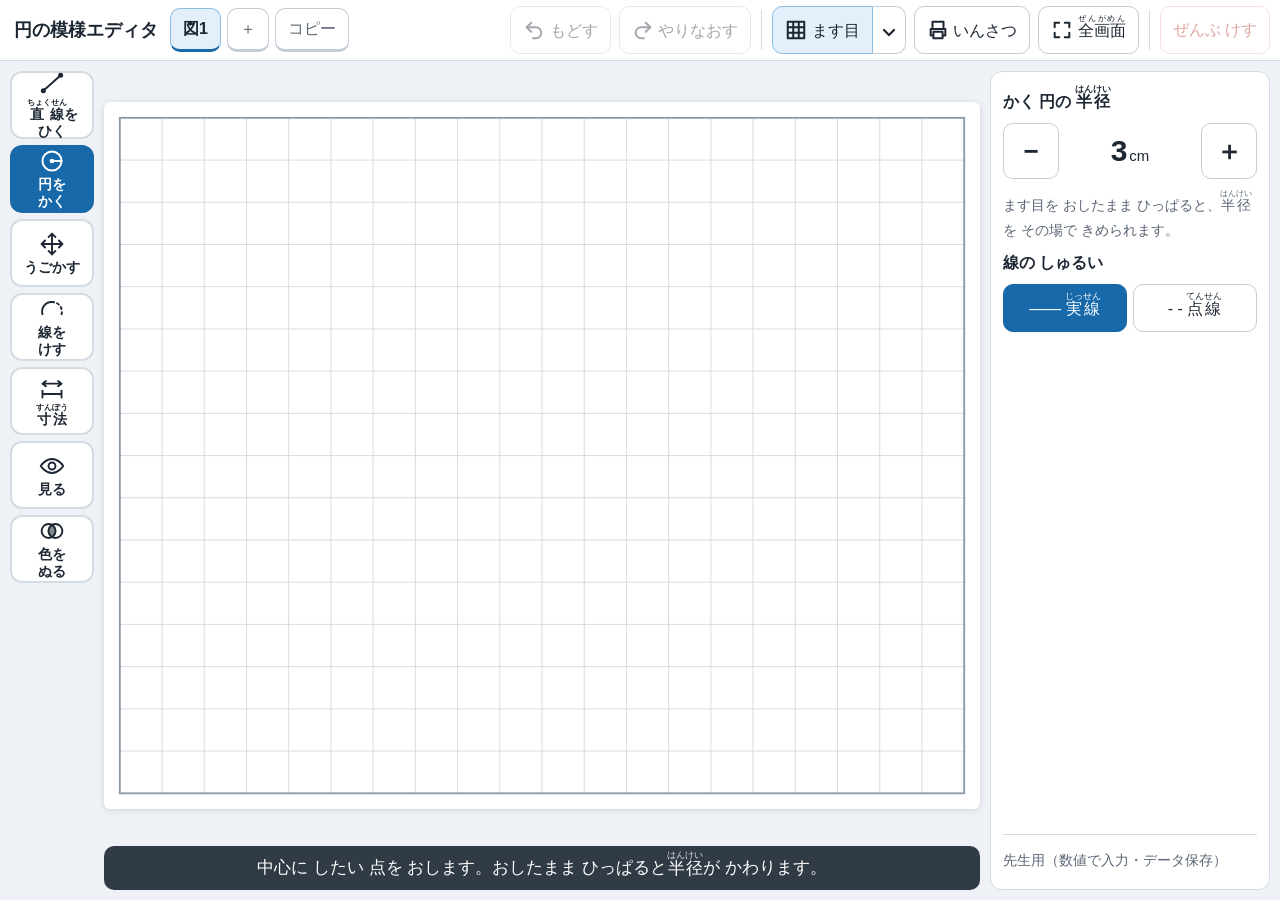
<file: circle-pattern/gas/index.html>
<!doctype html>
<html lang="ja">
<head>
<base target="_top">
<meta charset="utf-8">
<meta name="viewport" content="width=device-width, initial-scale=1">
<title>円の模様エディタ</title>
<style>
:root{
  --ink:#1d2733;--muted:#5b6675;--line:#d5dbe3;--bg:#eef2f6;
  --accent:#1769aa;--accentSoft:#e3f0fb;--danger:#b42318;
  --w:664;--h:536;
  --font:"Hiragino Sans","Yu Gothic UI","BIZ UDPGothic","Noto Sans JP",sans-serif;
}
*{box-sizing:border-box}
html,body{height:100%}
body{margin:0;background:var(--bg);color:var(--ink);font-family:var(--font);font-size:16px;display:flex;flex-direction:column;height:100dvh;overflow:hidden}
rt{font-size:.55em}
button{font:inherit;color:inherit;cursor:pointer;border:1px solid #c3ccd7;background:#fff;border-radius:10px;min-height:48px;padding:6px 12px;touch-action:manipulation;-webkit-tap-highlight-color:transparent}
button:hover{background:#f3f6f9}
button:active{transform:translateY(1px)}
button:disabled{opacity:.4;cursor:not-allowed;transform:none}
button.danger{color:var(--danger);border-color:#efb7b1}
button svg{width:22px;height:22px;stroke:currentColor;fill:none;stroke-width:2.2;stroke-linecap:round;stroke-linejoin:round;vertical-align:-5px}

/* ヘッダー：全モード共通の操作 */
header{flex:none;position:relative;display:flex;align-items:center;gap:8px;padding:6px 10px;background:#fff;border-bottom:1px solid var(--line)}
header h1{font-size:18px;margin:0 4px;white-space:nowrap}
header .sep{width:1px;align-self:stretch;background:var(--line);margin:4px 2px}
#gridToggle[aria-pressed=true],#gridMenu[aria-expanded=true],#fullscreen[aria-pressed=true]{background:var(--accentSoft);border-color:#8cbfe6}
.split{display:flex}
.split #gridToggle{border-radius:10px 0 0 10px}
.split #gridMenu{border-radius:0 10px 10px 0;border-left:0;padding:6px 8px}
#gridMenu svg{width:16px;height:16px}
#fullscreen .fsOff,#fullscreen[aria-pressed=true] .fsOn{display:none}
#fullscreen[aria-pressed=true] .fsOff{display:inline}
header ruby rt{font-size:.5em}

/* ます目の設定（ヘッダーの ▾ から開く） */
.gridPop{position:fixed;z-index:10;width:320px;max-width:calc(100vw - 16px);max-height:calc(100dvh - 70px);overflow:auto;background:#fff;border:1px solid #c3ccd7;border-radius:12px;box-shadow:0 6px 24px #0003;padding:12px;display:flex;flex-direction:column;gap:10px}
.gridPop h2{font-size:16px;margin:0}
.gridPop .countRow{display:grid;grid-template-columns:40px 1fr;align-items:center;gap:6px;font-weight:700}
.gridPop .segBtns button{min-height:52px;padding:4px;font-size:15px;display:flex;flex-direction:column;align-items:center;gap:2px}
.gridPop .segBtns svg{width:26px;height:26px;stroke-width:1.4;stroke-linecap:butt}

.app{flex:1;min-height:0;display:grid;grid-template-columns:auto minmax(0,1fr) 280px;gap:10px;padding:10px}

/* モード切替：盤面の左に縦1列 */
.modes{display:flex;flex-direction:column;gap:6px;min-height:0;overflow-y:auto;overscroll-behavior:contain;scrollbar-width:thin}
.modeBtn{flex:none;width:84px;height:68px;display:flex;flex-direction:column;align-items:center;justify-content:center;gap:2px;font-size:14px;padding:2px 4px;font-weight:700;border:2px solid var(--line);border-radius:12px;line-height:1.2}
.modeBtn svg{width:26px;height:26px;flex:none}
.modeBtn span{white-space:nowrap}
.modeBtn[aria-pressed=true]{background:var(--accent);border-color:var(--accent);color:#fff}

/* 盤面 */
.stage{display:flex;flex-direction:column;min-width:0;min-height:0;gap:6px}
.status{flex:none;min-height:44px;display:flex;align-items:center;justify-content:center;text-align:center;padding:2px 14px;background:#1d2733e6;color:#fff;border-radius:10px;font-size:17px;line-height:1.9}
.status rt{color:#dfe6ee}
.status.result{background:#1d2733;color:#ffe08a;font-weight:700}
.boardBox{flex:1;min-height:0;container-type:size;display:grid;place-items:center}
.boardWrap{position:relative;width:min(100cqw,calc(100cqh * var(--w) / var(--h)));aspect-ratio:var(--w)/var(--h);background:#fff;border-radius:6px;box-shadow:0 1px 6px #0002;overflow:hidden}
#fillLayer,#board{position:absolute;inset:0;width:100%;height:100%;display:block}
#fillLayer{transition:opacity .15s}
#board{touch-action:none;user-select:none;-webkit-user-select:none}
#board.noGrid #gridLayer{display:none}
#board .grid line{stroke:var(--gMaj);stroke-width:var(--gMajW)}
#board .grid line.minor{stroke:var(--gMin);stroke-width:var(--gMinW)}
#board[data-tone=light]{--gMaj:#e4e8ec;--gMajW:.6;--gMin:#eff2f5;--gMinW:.45}
#board[data-tone=normal]{--gMaj:#d3d9e0;--gMajW:.7;--gMin:#e8ecf0;--gMinW:.5}
#board[data-tone=dark]{--gMaj:#7d8896;--gMajW:1.1;--gMin:#b4bdc8;--gMinW:.6}
#board .frame{stroke:#8f9aa8;stroke-width:1.4;fill:none}
#board .circleLine{stroke:#111827;stroke-width:2.4;fill:none;stroke-linecap:round}
#board .circleLine.dash{stroke-dasharray:7 6;stroke-linecap:butt}
#board .circleLine.sel{stroke:#1684c7;stroke-width:3.2}
#board .ghost{stroke:#9aa5b1;stroke-width:1.6;fill:none;stroke-dasharray:5 5}
#board .ghost.sel{stroke:#1684c7}
#board .erasedRed{stroke:#d62828;stroke-width:2.4;fill:none;stroke-linecap:round}
.segBtns{display:flex;gap:6px}.segBtns button{flex:1}
.segBtns button[aria-pressed=true]{background:var(--accent);border-color:var(--accent);color:#fff}
#board .center{fill:#9aa5b1}
#board .centerSel{fill:#1684c7}
#board .dot{fill:#fff;stroke:#1684c7;stroke-width:1.6}
#board .ghostAdd{stroke:#1684c7;stroke-width:2.4;fill:#1684c711;stroke-dasharray:7 5}
#board .dimLine{stroke:#1e3a8a;stroke-width:1.6;fill:none}
#board .dimHead{fill:#1e3a8a}
#board .dimText{font:700 15px var(--font);fill:#1e3a8a;stroke:#fff;stroke-width:4px;paint-order:stroke}
#board .focusLine{stroke:#000;stroke-width:4.5;fill:none}
#board .focusCenter{fill:#000}
#board .ghostLine{stroke:#1684c7;stroke-width:2.4;stroke-dasharray:7 5;stroke-linecap:round}
#board .radiusLine{stroke:#1684c7;stroke-width:1.6;stroke-dasharray:4 4}
#board .label{font:700 16px var(--font);fill:#0b4f86;stroke:#fff;stroke-width:4px;paint-order:stroke}
#board .hl-hide{stroke:#e5484d;stroke-width:9;stroke-opacity:.55;fill:none;stroke-linecap:round}
#board .hl-show{stroke:#1684c7;stroke-width:9;stroke-opacity:.45;fill:none;stroke-linecap:round}

/* 作図のタブ（盤面の上） */
.tabs{flex:1;min-width:0;display:flex;gap:6px;overflow-x:auto;scrollbar-width:thin;align-items:center}
.tabs button{flex:none;min-height:44px;padding:4px 12px;border-radius:10px;border-bottom-width:3px;white-space:nowrap;max-width:12em;overflow:hidden;text-overflow:ellipsis}
.tabs button.doc[aria-selected=true]{background:var(--accentSoft);border-color:#8cbfe6;border-bottom-color:var(--accent);font-weight:700}
.tabs button.tabAct{border-radius:10px;color:var(--muted)}
.tabs .x{margin-left:8px;color:var(--danger);font-weight:700}
@media print{.tabs{display:none!important}}
/* 共有の棚（GAS版だけ） */
.shelfPop{left:50%;top:50%;transform:translate(-50%,-50%);width:520px}
.shelfList{display:flex;flex-direction:column;gap:6px;max-height:55dvh;overflow:auto}
.shelfItem{display:grid;grid-template-columns:1fr auto auto;gap:6px;align-items:center;border:1px solid var(--line);border-radius:10px;padding:6px 8px}
.shelfItem b{display:block;overflow:hidden;text-overflow:ellipsis;white-space:nowrap}
.shelfItem small{color:var(--muted);font-size:13px}
.shelfItem button{min-height:44px}
/* 提出（児童）・提出の一覧（先生） */
#submitBtn{background:#0b7a3b;border-color:#0b7a3b;color:#fff;font-weight:700}
.kadaiTag{font-size:14px;color:var(--muted);white-space:nowrap;overflow:hidden;text-overflow:ellipsis;max-width:14em}
.tview{position:fixed;inset:0;z-index:20;background:var(--bg);display:flex;flex-direction:column;gap:10px;padding:10px;overflow:hidden}
.tview .bar{display:flex;flex-wrap:wrap;gap:8px;align-items:center;background:#fff;border:1px solid var(--line);border-radius:12px;padding:8px}
.tview .bar h2{font-size:18px;margin:0 8px 0 0}
.tview select,.tview input[type=text]{font:inherit;min-height:48px;border:1px solid #c3ccd7;border-radius:10px;padding:4px 8px}
.tview label{display:flex;align-items:center;gap:4px;font-size:14px}
.cards{flex:1;overflow:auto;display:grid;grid-template-columns:repeat(auto-fill,minmax(220px,1fr));gap:10px;align-content:start}
.card{display:flex;flex-direction:column;gap:4px;background:#fff;border:1px solid var(--line);border-radius:12px;padding:8px;text-align:left;min-height:0}
.card img{width:100%;aspect-ratio:var(--w)/var(--h);object-fit:contain;background:#fff;border:1px solid var(--line);border-radius:6px}
.card b{font-size:15px}.card small{color:var(--muted);font-size:13px}
.card.old{opacity:.6}
@media print{.tview{display:none!important}}

/* 右パネル：いまのモードの設定だけ */
.panel{background:#fff;border:1px solid var(--line);border-radius:12px;padding:12px;overflow:auto;min-height:0;display:flex;flex-direction:column;gap:12px}
.panel h2{font-size:16px;margin:0}
.ctx{display:flex;flex-direction:column;gap:10px}
.ctx[hidden],[hidden]{display:none!important}
.note{font-size:14px;color:var(--muted);line-height:1.8;margin:0}
.stepper{display:grid;grid-template-columns:56px 1fr 56px;gap:6px;align-items:center}
.stepper button{min-height:56px;font-size:26px;font-weight:700;padding:0}
.stepper output{text-align:center;font-size:30px;font-weight:700}
.stepper output small{font-size:15px;font-weight:400;margin-left:2px}
.pad{display:grid;grid-template-columns:repeat(3,56px);grid-template-rows:repeat(3,56px);gap:4px;justify-content:center}
.pad button{padding:0;min-height:0;font-size:22px}
.pad .u{grid-area:1/2}.pad .l{grid-area:2/1}.pad .r{grid-area:2/3}.pad .d{grid-area:3/2}
.swatches{display:grid;grid-template-columns:repeat(2,minmax(0,1fr));gap:6px}
.swatch{display:flex;align-items:center;gap:6px;min-height:56px;padding:4px 6px;text-align:left;border-width:2px;white-space:nowrap;font-size:15px}
.swatch i{width:28px;height:28px;border-radius:50%;border:1px solid #0003;flex:none;display:grid;place-items:center;font-style:normal;font-weight:700;font-size:18px}
.swatch.erase i{background:repeating-linear-gradient(45deg,#fff 0 4px,#dfe4ea 4px 8px)}
.swatch[aria-pressed=true]{border:3px solid var(--ink);font-weight:700}
.swatch[aria-pressed=true] i::after{content:"✓"}
.wide{width:100%}
details.teacher{margin-top:auto;border-top:1px solid var(--line);padding-top:10px;font-size:14px}
details.teacher summary{cursor:pointer;color:var(--muted);min-height:32px;display:flex;align-items:center}
details.teacher .grid3{display:grid;grid-template-columns:repeat(3,1fr);gap:6px;margin:8px 0}
details.teacher label{display:flex;flex-direction:column;gap:2px;font-size:13px;color:var(--muted)}
details.teacher input{font:inherit;width:100%;padding:6px;border:1px solid #c3ccd7;border-radius:7px;min-height:40px}
details.teacher .row{display:flex;gap:6px}
details.teacher .row button{flex:1;min-height:44px;font-size:14px}

/* 狭い画面・縦向き：上から モード／盤面／設定 */
@media (max-width:900px),(orientation:portrait){
  body{height:auto;overflow:auto}
  .app{grid-template-columns:1fr}
  .modes{flex-direction:row;overflow-x:auto;overflow-y:hidden}
  .modeBtn{flex:1 0 76px;width:auto;height:68px}
  .boardBox{container-type:inline-size}
  .boardWrap{width:100%}
  header h1{font-size:16px}
  header .lbl{display:none}
}
@media print{
  @page{size:A4 landscape;margin:8mm}
  body{background:#fff;height:auto;overflow:visible;display:block}
  header,.modes,.panel,.status,.gridPop{display:none!important}
  .app{display:block;padding:0}
  .boardBox{display:block;container-type:normal}
  .boardWrap{width:min(100%,calc(190mm * var(--w) / var(--h)));margin:0 auto;box-shadow:none;border-radius:0}
  #ghostLayer,#overlay{display:none}
  #board[data-tone=normal]{--gMaj:#cfd4da;--gMajW:.55;--gMin:#e3e7ec;--gMinW:.4}
  #board .circleLine,#board .circleLine.sel{stroke:#000;stroke-width:1.6}
}
</style>
</head>
<body>
<header>
  <h1>円の模様エディタ</h1>
  <div class="tabs" id="tabs" role="tablist" aria-label="作った 図"></div>
  <button id="undo" title="もどす（Ctrl+Z）"><svg viewBox="0 0 24 24"><path d="M9 14 4 9l5-5"/><path d="M4 9h10a6 6 0 0 1 0 12h-3"/></svg> <span class="lbl">もどす</span></button>
  <button id="redo" title="やりなおす（Ctrl+Y）"><svg viewBox="0 0 24 24"><path d="m15 14 5-5-5-5"/><path d="M20 9H10a6 6 0 0 0 0 12h3"/></svg> <span class="lbl">やりなおす</span></button>
  <span class="sep"></span>
  <span class="split">
    <button id="gridToggle" aria-pressed="true" title="ます目を 見せる／かくす（いんさつにも 反映）"><svg viewBox="0 0 24 24"><path d="M3 3h18v18H3zM9 3v18M15 3v18M3 9h18M3 15h18"/></svg> <span class="lbl">ます目</span></button>
    <button id="gridMenu" aria-expanded="false" aria-controls="gridPop" title="ます目の 数・こまかさ・こさ"><svg viewBox="0 0 16 16"><path d="m3 6 5 5 5-5"/></svg></button>
  </span>
  <button id="print"><svg viewBox="0 0 24 24"><path d="M6 9V3h12v6M6 18H4v-7h16v7h-2M7 14h10v7H7z"/></svg> <span class="lbl">いんさつ</span></button>
  <button id="fullscreen" aria-pressed="false" title="全画面（もう一度 おすと もどる）"><svg viewBox="0 0 24 24"><path class="fsOn" d="M4 9V4h5M15 4h5v5M20 15v5h-5M9 20H4v-5"/><path class="fsOff" d="M9 4v5H4M20 9h-5V4M15 20v-5h5M4 15h5v5"/></svg> <span class="lbl"><ruby>全画面<rt>ぜんがめん</rt></ruby></span></button>
 <span class="kadaiTag" id="kadaiTag" hidden></span>
  <button id="submitBtn" hidden>提出する</button>
  <span class="sep"></span>
  <button id="clearAll" class="danger"><span>ぜんぶ けす</span></button>
</header>

<div class="app">
  <nav class="modes" aria-label="モード">
    <button class="modeBtn" data-mode="line" aria-pressed="false"><svg viewBox="0 0 30 30"><path d="M5 24 25 6"/><circle cx="5" cy="24" r="1.8" fill="currentColor"/><circle cx="25" cy="6" r="1.8" fill="currentColor"/></svg><span><ruby>直線<rt>ちょくせん</rt></ruby>を<br>ひく</span></button>
    <button class="modeBtn" data-mode="add" aria-pressed="true"><svg viewBox="0 0 30 30"><circle cx="15" cy="15" r="11"/><circle cx="15" cy="15" r="1.6" fill="currentColor"/><path d="M15 15h11"/></svg><span>円を<br>かく</span></button>
    <button class="modeBtn" data-mode="move" aria-pressed="false"><svg viewBox="0 0 30 30"><path d="M15 3v24M3 15h24M11 7l4-4 4 4M11 23l4 4 4-4M7 11l-4 4 4 4M23 11l4 4-4 4"/></svg><span>うごかす</span></button>
    <button class="modeBtn" data-mode="arc" aria-pressed="false"><svg viewBox="0 0 30 30"><path d="M4 21A11 11 0 0 1 15 7"/><path d="M15 7a11 11 0 0 1 11 14" stroke-dasharray="2.5 3.5"/></svg><span>線を<br>けす</span></button>
 <button class="modeBtn" data-mode="dim" aria-pressed="false"><svg viewBox="0 0 30 30"><path d="M4 22h22M4 18v8M26 18v8M4 10h22M8 7l-4 3 4 3M22 7l4 3-4 3"/></svg><span><ruby>寸法<rt>すんぽう</rt></ruby></span></button>
    <button class="modeBtn" data-mode="view" aria-pressed="false"><svg viewBox="0 0 30 30"><path d="M2 15s5-8 13-8 13 8 13 8-5 8-13 8S2 15 2 15z"/><circle cx="15" cy="15" r="4"/></svg><span>見る</span></button>
    <button class="modeBtn" data-mode="fill" aria-pressed="false"><svg viewBox="0 0 30 30"><circle cx="11" cy="15" r="8"/><circle cx="19" cy="15" r="8"/><path d="M15 8.1a8 8 0 0 1 0 13.8 8 8 0 0 1 0-13.8z" fill="currentColor" opacity=".55"/></svg><span>色を<br>ぬる</span></button>
  </nav>

  <main class="stage">
    <div class="boardBox">
      <div class="boardWrap" id="boardWrap">
        <canvas id="fillLayer"></canvas>
        <svg id="board" role="img" aria-label="ます目の 作図エリア">
          <defs><clipPath id="frameClip"><rect id="clipRect"/></clipPath></defs>
          <g id="gridLayer" class="grid"></g>
          <rect id="frame" class="frame"/>
          <g id="drawLayer" clip-path="url(#frameClip)"></g>
          <g id="ghostLayer" clip-path="url(#frameClip)"></g>
          <g id="overlay" clip-path="url(#frameClip)"></g>
        </svg>
      </div>
    </div>
    <div id="status" class="status" aria-live="polite"></div>
  </main>

  <aside class="panel">
    <section class="ctx" data-mode="add">
      <h2>かく 円の <ruby>半径<rt>はんけい</rt></ruby></h2>
      <div class="stepper">
        <button id="addRminus" aria-label="半径を 小さく">−</button>
        <output id="addR">3</output>
        <button id="addRplus" aria-label="半径を 大きく">＋</button>
      </div>
      <p class="note">ます目を おしたまま ひっぱると、<ruby>半径<rt>はんけい</rt></ruby>を その場で きめられます。</p>
      <h2>線の しゅるい</h2>
      <div class="segBtns dashBtns">
        <button data-dash="0" aria-pressed="true">―― <ruby>実線<rt>じっせん</rt></ruby></button>
        <button data-dash="1" aria-pressed="false">- - <ruby>点線<rt>てんせん</rt></ruby></button>
      </div>
    </section>

    <section class="ctx" data-mode="line" hidden>
      <p class="note">ます目の 点を おしたまま、つなぎたい 点まで ひっぱって はなします。</p>
      <h2>線の しゅるい</h2>
      <div class="segBtns dashBtns">
        <button data-dash="0" aria-pressed="true">―― <ruby>実線<rt>じっせん</rt></ruby></button>
        <button data-dash="1" aria-pressed="false">- - <ruby>点線<rt>てんせん</rt></ruby></button>
      </div>
    </section>

    <section class="ctx" data-mode="move" hidden>
      <p id="moveNone" class="note">うごかしたい 円や <ruby>直線<rt>ちょくせん</rt></ruby>を おして えらびます。</p>
      <div id="moveSel" class="ctx">
        <h2 id="selTitle">えらんだ 円</h2>
        <div class="stepper" id="selRbox">
          <button id="selRminus" aria-label="半径を 小さく">−</button>
          <output id="selR"></output>
          <button id="selRplus" aria-label="半径を 大きく">＋</button>
        </div>
        <div class="pad" aria-label="すこしずつ うごかす">
          <button class="u" data-dx="0" data-dy="-1" aria-label="上へ">▲</button>
          <button class="l" data-dx="-1" data-dy="0" aria-label="左へ">◀</button>
          <button class="r" data-dx="1" data-dy="0" aria-label="右へ">▶</button>
          <button class="d" data-dx="0" data-dy="1" aria-label="下へ">▼</button>
        </div>
        <div class="segBtns" id="selDash">
          <button data-dash="0">―― <ruby>実線<rt>じっせん</rt></ruby></button>
          <button data-dash="1">- - <ruby>点線<rt>てんせん</rt></ruby></button>
        </div>
        <button id="deleteCircle" class="danger wide">この 円を けす</button>
      </div>
    </section>

    <section class="ctx" data-mode="arc" hidden>
      <p class="note">○ で 区切られた 線を 1本ずつ けせます（円も <ruby>直線<rt>ちょくせん</rt></ruby>も）。けした 線は 点線で のこるので、おすと もどります。</p>
      <h2>けした 線の 見せ方（ぜんぶ）</h2>
      <div class="segBtns" id="erasedStyle">
        <button data-style="hide" aria-pressed="true">かくす</button>
        <button data-style="red" aria-pressed="false">赤で 見せる</button>
      </div>
      <button id="restoreArcs" class="wide">けした 線を ぜんぶ もどす</button>
    </section>

    <section class="ctx" data-mode="dim" hidden>
      <p class="note"><ruby>直線<rt>ちょくせん</rt></ruby>を おすと、長さの <ruby>寸法<rt>すんぽう</rt></ruby>が つきます。もう一度 おすと 反対がわに、もう一度で きえます。</p>
      <h2>長さの <ruby>単位<rt>たんい</rt></ruby>（1ます）</h2>
      <div class="segBtns unitBtns">
        <button data-unit="cm" aria-pressed="true">cm</button>
        <button data-unit="m" aria-pressed="false">m</button>
        <button data-unit="masu" aria-pressed="false">ます</button>
      </div>
      <button id="dimClear" class="wide">寸法を ぜんぶ けす</button>
    </section>

    <section class="ctx" data-mode="view" hidden>
      <h2>見る もの</h2>
      <div class="segBtns" id="viewKind">
        <button data-kind="one" aria-pressed="true">1つの 円</button>
        <button data-kind="centers" aria-pressed="false">中心 ぜんぶ</button>
      </div>
      <h2>ほかの 線と 色</h2>
      <div class="segBtns" id="viewOther">
        <button data-other="dim" aria-pressed="true">うすく</button>
        <button data-other="hide" aria-pressed="false">見せない</button>
      </div>
      <p class="note" id="viewNote"></p>
      <button id="viewClear" class="wide">もとの 見え方に もどす</button>
    </section>

    <section class="ctx" data-mode="fill" hidden>
      <h2>ぬる 色</h2>
      <div class="swatches" id="swatches"></div>
      <p class="note">同じ 色で もう一度 おすと、その 色が きえます。</p>
      <button id="clearFills" class="wide">色を ぜんぶ けす</button>
    </section>

    <details class="teacher" id="teacher">
      <summary>先生用（数値で入力・データ保存）</summary>
      <div class="grid3">
        <label>中心X<input id="tx" type="number" inputmode="decimal" step="1"></label>
        <label>中心Y<input id="ty" type="number" inputmode="decimal" step="1"></label>
        <label>半径<input id="tr" type="number" inputmode="decimal" step="1"></label>
      </div>
      <p class="note" id="tNote">「うごかす」で円を選ぶと数値で変更できます（入力後すぐ反映）。</p>
      <div class="row" style="margin-top:6px">
        <button id="exportJson">データを書き出す</button>
        <button id="importJson">データを読み込む</button>
      </div>
      <input id="jsonFile" type="file" accept=".json,application/json" hidden>
      <div class="row" id="shelfRow" style="margin-top:6px" hidden>
        <button id="shelfSave">先生の 棚に 保存</button>
        <button id="shelfOpen">棚から 開く</button>
      </div>
      <button id="tviewOpen" class="wide" style="margin-top:6px" hidden>児童の 提出を 見る</button>
      <p class="note" style="margin-top:6px">作図はこのブラウザに自動保存されます。別の端末へ移すときは書き出したファイルを使います。</p>
    </details>
  </aside>
</div>

<div id="gridPop" class="gridPop" role="dialog" aria-label="ます目の 設定" hidden>
  <h2>ます目の 数</h2>
  <div class="countRow"><span>よこ</span><div class="stepper"><button id="colsMinus" aria-label="よこの ます目を へらす">−</button><output id="colsOut"></output><button id="colsPlus" aria-label="よこの ます目を ふやす">＋</button></div></div>
  <div class="countRow"><span>たて</span><div class="stepper"><button id="rowsMinus" aria-label="たての ます目を へらす">−</button><output id="rowsOut"></output><button id="rowsPlus" aria-label="たての ます目を ふやす">＋</button></div></div>
  <h2>1ますを 分ける</h2>
  <div class="segBtns" id="gridSub">
    <button data-sub="1" aria-pressed="true"><svg viewBox="0 0 26 26"><rect x="3" y="3" width="20" height="20"/></svg>分けない</button>
    <button data-sub="2" aria-pressed="false"><svg viewBox="0 0 26 26"><rect x="3" y="3" width="20" height="20"/><path d="M13 3v20M3 13h20"/></svg>2つに</button>
    <button data-sub="5" aria-pressed="false"><svg viewBox="0 0 26 26"><rect x="3" y="3" width="20" height="20"/><path d="M7 3v20M3 7h20"/><path d="M11 3v20M3 11h20"/><path d="M15 3v20M3 15h20"/><path d="M19 3v20M3 19h20"/></svg>5つに</button>
  </div>
  <p class="note">分けると、円の 中心と <ruby>半径<rt>はんけい</rt></ruby>を こまかく きめられます。</p>
  <h2>長さの <ruby>単位<rt>たんい</rt></ruby>（1ます）</h2>
  <div class="segBtns unitBtns">
    <button data-unit="cm" aria-pressed="true">cm</button>
    <button data-unit="m" aria-pressed="false">m</button>
    <button data-unit="masu" aria-pressed="false">ます</button>
  </div>
  <h2>ます目の こさ</h2>
  <div class="segBtns" id="gridTone">
    <button data-tone="light" aria-pressed="false"><svg viewBox="0 0 26 26" style="stroke:#c9d0d8;stroke-width:1"><path d="M3 3h20v20H3zM13 3v20M3 13h20"/></svg>うすい</button>
    <button data-tone="normal" aria-pressed="true"><svg viewBox="0 0 26 26" style="stroke:#9aa5b1;stroke-width:1.4"><path d="M3 3h20v20H3zM13 3v20M3 13h20"/></svg>ふつう</button>
    <button data-tone="dark" aria-pressed="false"><svg viewBox="0 0 26 26" style="stroke:#4b5563;stroke-width:2"><path d="M3 3h20v20H3zM13 3v20M3 13h20"/></svg>こい</button>
  </div>
  <button id="gridClose" class="wide">とじる</button>
</div>

<div id="tview" class="tview" hidden>
  <div class="bar">
    <h2>児童の 提出</h2>
    <select id="kadaiSel" aria-label="課題"></select>
    <button id="kadaiUrl">児童用の URLを コピー</button>
    <button id="tviewReload">新しく する</button>
    <label><input type="checkbox" id="showOld"> 前の 提出も 見る</label>
    <span style="flex:1"></span>
    <input type="text" id="kadaiNew" placeholder="新しい 課題の 名前" maxlength="30">
    <button id="kadaiAdd">課題を 作る</button>
    <button id="tviewClose">エディタに もどる</button>
  </div>
  <p class="note" id="tviewNote"></p>
  <div class="cards" id="cards"></div>
</div>

<div id="shelfPop" class="gridPop shelfPop" role="dialog" aria-label="先生の 棚" hidden>
  <h2>先生の 棚（先生どうしで 共有）</h2>
  <div id="shelfList" class="shelfList"></div>
  <button id="shelfClose" class="wide">とじる</button>
</div>

<script type="text/plain" id="appB64">
KCgpID0+IHsKJ3VzZSBzdHJpY3QnOwovLyA9PT09PSDlrprmlbDvvIjljZjkuIDnnJ/lrp/mupDvvIkgPT09PT0KY29uc3QgUEFE
ID0gMTIsIEJPQVJEX1cgPSA2NDAsIEJPQVJEX0ggPSA1MTI7ICAvLyDjgb7jgZnnm67jga7mlbDjgpLlpInjgYjjgabjgoLnm6Tp
naLjga7lpKfjgY3jgZXjg7vnt5rjga7lpKrjgZXjga/kv53jgaTvvIgx44G+44GZ44Gu5aSn44GN44GV44GM5aSJ44KP44KL77yJ
CmNvbnN0IENPTFNfTElNID0gWzQsIDQwXSwgUk9XU19MSU0gPSBbNCwgMzBdLCBTVUJTID0gWzEsIDIsIDVdLCBUT05FUyA9IFsn
bGlnaHQnLCAnbm9ybWFsJywgJ2RhcmsnXTsKLy8g5Lul5LiL44GvIHN0YXRlLmNvbHMvcm93cy9zdWIg44GL44KJIGFwcGx5R3Jp
ZCgpIOOBp+axuuOBvuOCi+OAglXvvJ3kuK3lv4Pjg7vljYrlvoTjga7mnIDlsI/jgY3jgZbjgb/vvIjjgb7jgZnvvIkKbGV0IENP
TFMsIFJPV1MsIFNVQiwgVSwgU1RFUCwgVywgSCwgUl9NSU4sIFJfTUFYLCBOVywgTkgsIE4sIEZYMCwgRlgxLCBGWTAsIEZZMSwg
Z3JpZEtleSA9IG51bGw7CmNvbnN0IFMgPSAyOyAgICAgICAgICAvLyDloZfjgorliKTlrprjg7vloZfjgornlLvlg4/jga7op6Pl
g4/luqblgI3njofvvIjljbDliLfmmYLjga7jgavjgZjjgb/lr77nrZbvvIkKY29uc3QgV0FMTF9XID0gMi4wOyAgIC8vIOWhl+OC
iuWIpOWumuOBp+OBrue3muOBruWkquOBleOAguihqOekuue3migyLjQp44KI44KK57Sw44GP44GX44CB5aGX44KK44GM57ea44Gu
5LiL44G+44Gn5bGK44GP44KI44GG44Gr44GZ44KLCmNvbnN0IFRPTF9QWCA9IHsgdG91Y2g6IDIyLCBwZW46IDE0LCBtb3VzZTog
MTAgfTsgIC8vIOW9k+OBn+OCiuWIpOWumuOBruWNiuW+hO+8iOeUu+mdonB477yJ44CC5oyH44Gv5YWQ56ul44Gu57K+5bqm44KS
5YmN5o+Q44Gr5aSn44GN44GPCmNvbnN0IERSQUdfUFggPSAxMDsgICAvLyDjgZPjgozku6XkuIrli5XjgYTjgZ/jgonjgIzjg4nj
g6njg4PjgrDjgI3jgajjgb/jgarjgZnvvIjnlLvpnaJweO+8iQpjb25zdCBUQVUgPSBNYXRoLlBJICogMiwgQUVQUyA9IDFlLTY7
CmNvbnN0IERPQ1NfU1RPUkUgPSAnY2lyY2xlQXJjUGF0dGVybkVkaXRvci5kb2NzJywgU1RPUkUgPSAnY2lyY2xlQXJjUGF0dGVy
bkVkaXRvci52MicsIFNUT1JFX1YxID0gJ2NpcmNsZUFyY1BhdHRlcm5FZGl0b3IudjEnLCBVSV9TVE9SRSA9ICdjaXJjbGVBcmNQ
YXR0ZXJuRWRpdG9yLnVpJzsKY29uc3QgQ09MT1JTID0gWwogIHsgbmFtZTogJ+OBjeOBhOOCjScsIGhleDogJyNmOGQ2NmQnIH0s
IHsgbmFtZTogJ+OBoOOBhOOBoOOBhCcsIGhleDogJyNmNGEyNjEnIH0sCiAgeyBuYW1lOiAn44KC44KCJywgaGV4OiAnI2Y0YWNj
NCcgfSwgeyBuYW1lOiAn44G/44Ga44GE44KNJywgaGV4OiAnIzhlY2FlNicgfSwKICB7IG5hbWU6ICfjgY3jgb/jganjgoonLCBo
ZXg6ICcjYTdkOThiJyB9LCB7IG5hbWU6ICfjgoDjgonjgZXjgY0nLCBoZXg6ICcjYzdiNWU2JyB9LAogIHsgbmFtZTogJ+OBguOB
iycsIGhleDogJyNlZTgwODAnIH0sIHsgbmFtZTogJ+OBguOBiicsIGhleDogJyM3ZWEzZTAnIH0sCiAgeyBuYW1lOiAn44G/44Gp
44KKJywgaGV4OiAnIzVmYmY4YScgfSwgeyBuYW1lOiAn44Gh44KD44GE44KNJywgaGV4OiAnI2M5YTA3NCcgfSwKXTsKY29uc3Qg
UkIgPSAoaywgcikgPT4gYDxydWJ5PiR7a308cnQ+JHtyfTwvcnQ+PC9ydWJ5PmA7CmNvbnN0IEhJTlQgPSB7CiAgYWRkOiBg5Lit
5b+D44GrIOOBl+OBn+OBhCDngrnjgpIg44GK44GX44G+44GZ44CC44GK44GX44Gf44G+44G+IOOBsuOBo+OBseOCi+OBqCAke1JC
KCfljYrlvoQnLCAn44Gv44KT44GR44GEJyl944GMIOOBi+OCj+OCiuOBvuOBmeOAgmAsCiAgbW92ZTogJ+WGhuOChCDnm7Tnt5rj
gpIg44GK44GX44GmIOOBsuOBo+OBseOCi+OBqCDjgYbjgZTjgY3jgb7jgZnjgILlj7Pjga4g44Oc44K/44Oz44Gn44KCIOOBhuOB
lOOBi+OBm+OBvuOBmeOAgicsCiAgbGluZTogYOOBvuOBmeebruOBriDngrnjgpIg44GK44GX44Gf44G+44G+44CB44Gk44Gq44GO
44Gf44GEIOeCueOBvuOBpyDjgbLjgaPjgbHjgorjgb7jgZnjgIJgLAogIGFyYzogJ+OBkeOBl+OBn+OBhCDnt5rjgpIg44GK44GZ
44GoIOOBjeOBiOOBvuOBmeOAgueCuee3muOCkiDjgYrjgZnjgagg44KC44Gp44KK44G+44GZ44CC44Gq44Ge44KL44GoIOOBvuOB
qOOCgeOBpiDjgZHjgZvjgb7jgZnjgIInLAogIGRpbTogJ+WvuOazleOCkiDjgaTjgZHjgZ/jgYQg55u057ea44KSIOOBiuOBl+OB
vuOBmeOAguOBiuOBmeOBn+OBs+OBqyDkuIrjgYzjgo8g4oaSIOS4i+OBjOOCjyDihpIg44Gq44GXIOOBqCDjgYvjgo/jgorjgb7j
gZnjgIInLAogIHZpZXc6ICfopovjgZ/jgYQg5YaG44KSIOOBiuOBl+OBvuOBmeOAguOBu+OBi+OBriDjgajjgZPjgo3jgpIg44GK
44GZ44GoIOOCguOBqOOBqyDjgoLjganjgorjgb7jgZnjgIInLAogIGZpbGw6ICfoibLjgpIg44GI44KJ44KT44Gn44CB57ea44Gn
IOOBi+OBk+OBvuOCjOOBnyDjgajjgZPjgo3jgpIg44GK44GX44G+44GZ44CCJywKfTsKCi8vID09PT09IOeKtuaFiyA9PT09PQov
LyBjb2xzLHJvd3M6IOOBvuOBmeebruOBruaVsOOAgHN1YjogMeOBvuOBmeOCkiDjgYTjgY/jgaTjgasg5YiG44GR44KL44GL77yI
MS8yLzXvvIkKLy8gY2lyY2xlczoge2lkLHgseSxyfe+8iOOBvuOBmeebruWNmOS9jeOAgjEvc3ViIOOBjeOBluOBv++8iQovLyBs
aW5lczogICB7aWQseDEseTEseDIseTIsZGltP33vvIjjgb7jgZnnm67ljZjkvY3jgILlhobjgajlkIzjgZggaWQg44Gu6YCa44GX
55Wq5Y+344CCZGltPeWvuOazleOBruWQkeOBjSAxLy0x44CB54Sh44GR44KM44Gw5a+45rOV44Gq44GX77yJCi8vIGhpZGRlbjog
IHtpZDogW1vplovlp4ss57WC5LqGXSwuLi5dfSAg44GR44GX44Gf57ea44Gu56+E5Zuy44CC5YaG44Gv6KeS5bqmMOOAnDLPgOOA
geebtOe3muOBr+errzHihpLnq68y44KSMOOAnDHjgafooajjgZnjgILmmIfpoIbjg7vph43jgarjgorjgarjgZcKLy8gZmlsbHM6
ICAge3JlZix1LHYsY29sb3Isb3Blbn0gIOWhl+OBo+OBn+eCueOAgnJlZj3jgZ3jga7ngrnjgpLlm7LjgoDmnIDlsI/jga7lhobv
vIjlhobjgavkuZfjgaPjgabkuIDnt5Ljgavli5XjgY/vvInjgIIKLy8gICAgICAgICAgdSx2IOOBryByZWYg44Gu5Lit5b+D44GL
44KJ44Gu5L2N572u44KS5Y2K5b6E44Gn5Ymy44Gj44Gf5YCk77yIcmVmPW51bGwg44Gq44KJIOOBvuOBmeebruW6p+aome+8ieOA
ggovLyAgICAgICAgICBvcGVuPeWhl+OBo+OBn+aZgueCueOBp+WkluaeoOOBq+aOpeOBl+OBpuOBhOOBn+OBi++8iGZhbHNlIOOB
ruWhl+OCiuOBjOaeoOOBq+WxiuOBhOOBn+OCieOAjOOCguOCjOOBn+OAjeOBqOOBv+OBquOBl+OBpuWkluOBme+8iQpsZXQgc3Rh
dGUgPSB7IGNvbHM6IDIwLCByb3dzOiAxNiwgc3ViOiAxLCBjaXJjbGVzOiBbXSwgbGluZXM6IFtdLCBoaWRkZW46IHt9LCBmaWxs
czogW10sIG5leHRJZDogMSB9OwpsZXQgdWkgPSB7IG1vZGU6ICdhZGQnLCByYWRpdXM6IDMsIGNvbG9yOiBDT0xPUlNbMF0uaGV4
LCBncmlkOiB0cnVlLCB0ZWFjaGVyT3BlbjogZmFsc2UsIGVyYXNlZDogJ2hpZGUnLCB0b25lOiAnbm9ybWFsJywgdmlld0tpbmQ6
ICdvbmUnLCB2aWV3T3RoZXI6ICdkaW0nLCB1bml0OiAnY20nLCBkYXNoOiBmYWxzZSB9OwpsZXQgc2VsZWN0ZWRJZCA9IG51bGws
IHVuZG9TdGFjayA9IFtdLCByZWRvU3RhY2sgPSBbXTsKLy8g44K/44OW77ya5L2c44Gj44Gf5Zuz44GU44Go44GrIHtuYW1lLCBz
dGF0ZSwgdW5kbywgcmVkb33jgILjgYTjgb7plovjgYTjgabjgYTjgovlm7Pjga8gc3RhdGUvdW5kb1N0YWNrL3JlZG9TdGFjayDj
gYzmnKzkvZMKbGV0IGRvY3MgPSBbXSwgY3VyID0gMDsKbGV0IGdlc3R1cmUgPSBudWxsLCBob3ZlciA9IG51bGwsIHZpZXdJZCA9
IG51bGw7ICAvLyB2aWV3SWTvvJrjgIzopovjgovjgI3jgaflpKrjgY/lh7rjgZfjgabjgYTjgovlhoYKCmNvbnN0ICQgPSBpZCA9
PiBkb2N1bWVudC5nZXRFbGVtZW50QnlJZChpZCk7CmNvbnN0IHN2ZyA9ICQoJ2JvYXJkJyksIE5TID0gJ2h0dHA6Ly93d3cudzMu
b3JnLzIwMDAvc3ZnJzsKY29uc3QgZHJhd0xheWVyID0gJCgnZHJhd0xheWVyJyksIGdob3N0TGF5ZXIgPSAkKCdnaG9zdExheWVy
JyksIG92ZXJsYXkgPSAkKCdvdmVybGF5Jyk7CmNvbnN0IGZpbGxDYW52YXMgPSAkKCdmaWxsTGF5ZXInKTsKY29uc3QgY2xhbXAg
PSAodiwgYSwgYikgPT4gTWF0aC5tYXgoYSwgTWF0aC5taW4oYiwgdikpOwpjb25zdCBjQnlJZCA9IGlkID0+IHN0YXRlLmNpcmNs
ZXMuZmluZChjID0+IGMuaWQgPT09IGlkKTsKY29uc3Qgc0J5SWQgPSBpZCA9PiBjQnlJZChpZCkgfHwgc3RhdGUubGluZXMuZmlu
ZChsID0+IGwuaWQgPT09IGlkKTsgIC8vIOWGhuOBi+ebtOe3mgpjb25zdCBpc0xpbmUgPSBzID0+IHMueDEgIT09IHVuZGVmaW5l
ZDsKY29uc3Qgc2hhcGVzID0gKCkgPT4gc3RhdGUuY2lyY2xlcy5jb25jYXQoc3RhdGUubGluZXMpOwpjb25zdCB0b1B4ID0gKGd4
LCBneSkgPT4gW1BBRCArIGd4ICogU1RFUCwgUEFEICsgZ3kgKiBTVEVQXTsKY29uc3QgdG9HcmlkID0gKHgsIHkpID0+IFsoeCAt
IFBBRCkgLyBTVEVQLCAoeSAtIFBBRCkgLyBTVEVQXTsKY29uc3QgaW5HcmlkID0gKGd4LCBneSkgPT4gZ3ggPj0gLTFlLTkgJiYg
Z3ggPD0gQ09MUyArIDFlLTkgJiYgZ3kgPj0gLTFlLTkgJiYgZ3kgPD0gUk9XUyArIDFlLTk7CmNvbnN0IG5vcm0gPSBhID0+IHsg
YSAlPSBUQVU7IHJldHVybiBhIDwgMCA/IGEgKyBUQVUgOiBhOyB9Owpjb25zdCBzbmFwViA9IHYgPT4gTWF0aC5yb3VuZCh2ICog
U1VCKSAvIFNVQjsKY29uc3QgZm10ID0gdiA9PiBTdHJpbmcoK3YudG9GaXhlZCgyKSk7CmNvbnN0IGFkZFUgPSAodiwgaykgPT4g
Kyh2ICsgayAqIFUpLnRvRml4ZWQoNik7ICAvLyDCseOBjeOBluOBv+OAguWIhuOBkeaWueOCkuWkieOBiOOCi+WJjeOBruS9jee9
ruOBr+S4uOOCgeebtOOBleOBquOBhAoKLy8gPT09PT0g5L+d5a2Y44O75Y+W44KK5raI44GXID09PT09CmNvbnN0IHNuYXAgPSAo
KSA9PiBKU09OLnN0cmluZ2lmeShzdGF0ZSk7CmZ1bmN0aW9uIHN5bmNEb2MoKSB7IGNvbnN0IGQgPSBkb2NzW2N1cl07IGlmIChk
KSB7IGQuc3RhdGUgPSBzdGF0ZTsgZC51bmRvID0gdW5kb1N0YWNrOyBkLnJlZG8gPSByZWRvU3RhY2s7IH0gfQpmdW5jdGlvbiBz
YXZlKCkgewogIHN5bmNEb2MoKTsKICB0cnkgeyBsb2NhbFN0b3JhZ2Uuc2V0SXRlbShET0NTX1NUT1JFLCBKU09OLnN0cmluZ2lm
eSh7IHZlcnNpb246IDMsIGN1ciwgZG9jczogZG9jcy5tYXAoZCA9PiAoeyBuYW1lOiBkLm5hbWUsIHNoYXJlZElkOiBkLnNoYXJl
ZElkIHx8ICcnLCBzdGF0ZTogeyB2ZXJzaW9uOiAyLCAuLi5kLnN0YXRlIH0gfSkpIH0pKTsgfSBjYXRjaCAoZSkge30KfQpmdW5j
dGlvbiBzYXZlVUkoKSB7IHRyeSB7IGxvY2FsU3RvcmFnZS5zZXRJdGVtKFVJX1NUT1JFLCBKU09OLnN0cmluZ2lmeSh1aSkpOyB9
IGNhdGNoIChlKSB7fSB9CmZ1bmN0aW9uIGZpbmlzaChiZWZvcmUpIHsKICBpZiAoc25hcCgpID09PSBiZWZvcmUpIHsgcmVuZGVy
KCk7IHJldHVybiBmYWxzZTsgfQogIHVuZG9TdGFjay5wdXNoKGJlZm9yZSk7IGlmICh1bmRvU3RhY2subGVuZ3RoID4gMTAwKSB1
bmRvU3RhY2suc2hpZnQoKTsKICByZWRvU3RhY2sgPSBbXTsgc2F2ZSgpOyByZW5kZXIoKTsgcmV0dXJuIHRydWU7Cn0KZnVuY3Rp
b24gY29tbWl0KGZuKSB7IGNvbnN0IGJlZm9yZSA9IHNuYXAoKTsgZm4oKTsgcmV0dXJuIGZpbmlzaChiZWZvcmUpOyB9CmZ1bmN0
aW9uIHJlc3RvcmUoanNvbikgewogIHN0YXRlID0gSlNPTi5wYXJzZShqc29uKTsKICBpZiAoIXNCeUlkKHNlbGVjdGVkSWQpKSBz
ZWxlY3RlZElkID0gbnVsbDsKICBnZXN0dXJlID0gbnVsbDsgc2F2ZSgpOyByZW5kZXIoKTsKfQpmdW5jdGlvbiB1bmRvKCkgewog
IGlmICghdW5kb1N0YWNrLmxlbmd0aCkgeyBzYXkoJ+OCguOBqeOBm+OCiyDjgoLjga7jgYwg44GC44KK44G+44Gb44KT44CCJyk7
IHJldHVybjsgfQogIHJlZG9TdGFjay5wdXNoKHNuYXAoKSk7IHJlc3RvcmUodW5kb1N0YWNrLnBvcCgpKTsgc2F5KCcx44GkIOOC
guOBqeOBl+OBvuOBl+OBn+OAgicpOwp9CmZ1bmN0aW9uIHJlZG8oKSB7CiAgaWYgKCFyZWRvU3RhY2subGVuZ3RoKSB7IHNheSgn
44KE44KK44Gq44GK44Gb44KLIOOCguOBruOBjCDjgYLjgorjgb7jgZvjgpPjgIInKTsgcmV0dXJuOyB9CiAgdW5kb1N0YWNrLnB1
c2goc25hcCgpKTsgcmVzdG9yZShyZWRvU3RhY2sucG9wKCkpOyBzYXkoJ+OChOOCiuOBquOBiuOBl+OBvuOBl+OBn+OAgicpOwp9
CgovLyA9PT09PSDnirbms4HooajnpLogPT09PT0KbGV0IHNheVRpbWVyID0gMDsKZnVuY3Rpb24gc2F5KGh0bWwsIGFwcGVuZCkg
ewogIGNvbnN0IHMgPSAkKCdzdGF0dXMnKTsKICBpZiAoYXBwZW5kICYmIHMuY2xhc3NMaXN0LmNvbnRhaW5zKCdyZXN1bHQnKSkg
aHRtbCA9IHMuaW5uZXJIVE1MICsgJ+OAgCcgKyBodG1sOwogIHMuaW5uZXJIVE1MID0gaHRtbDsgcy5jbGFzc0xpc3QuYWRkKCdy
ZXN1bHQnKTsKICBjbGVhclRpbWVvdXQoc2F5VGltZXIpOyBzYXlUaW1lciA9IHNldFRpbWVvdXQoc2hvd0hpbnQsIDUwMDApOwp9
CmZ1bmN0aW9uIHNob3dIaW50KCkgeyBjb25zdCBzID0gJCgnc3RhdHVzJyk7IHMuaW5uZXJIVE1MID0gSElOVFt1aS5tb2RlXTsg
cy5jbGFzc0xpc3QucmVtb3ZlKCdyZXN1bHQnKTsgfQoKLy8gPT09PT0g6KeS5bqm5Yy66ZaT77yI44GR44GX44Gf57ea77yJID09
PT09CmZ1bmN0aW9uIG1lcmdlSXYobGlzdCkgewogIGNvbnN0IGEgPSBsaXN0LmZpbHRlcigoW3MsIGVdKSA9PiBlIC0gcyA+IEFF
UFMpLnNvcnQoKHAsIHEpID0+IHBbMF0gLSBxWzBdKSwgb3V0ID0gW107CiAgZm9yIChjb25zdCBpdiBvZiBhKSB7CiAgICBjb25z
dCBsYXN0ID0gb3V0W291dC5sZW5ndGggLSAxXTsKICAgIGlmIChsYXN0ICYmIGl2WzBdIDw9IGxhc3RbMV0gKyBBRVBTKSBsYXN0
WzFdID0gTWF0aC5tYXgobGFzdFsxXSwgaXZbMV0pOyBlbHNlIG91dC5wdXNoKFtpdlswXSwgaXZbMV1dKTsKICB9CiAgcmV0dXJu
IG91dDsKfQovLyBh4oaSYu+8iOinkuW6puOBjOWil+OBiOOCi+WQkeOBjeOAgmI8YSDjgarjgokw44KS44G+44Gf44GQ77yJ44KS
6Z2e6YeN6KSH5Yy66ZaT44Gr5YiG44GR44KLCmZ1bmN0aW9uIHNwbGl0QXJjKGEsIGIsIGZ1bGwpIHsgcmV0dXJuIGZ1bGwgPyBb
WzAsIFRBVV1dIDogYSA8PSBiID8gW1thLCBiXV0gOiBbW2EsIFRBVV0sIFswLCBiXV07IH0KZnVuY3Rpb24gYWRkQXJjKGxpc3Qs
IHNlZykgeyByZXR1cm4gbWVyZ2VJdihsaXN0LmNvbmNhdChzcGxpdEFyYyhzZWcuYSwgc2VnLmIsIHNlZy5mdWxsKSkpOyB9CmZ1
bmN0aW9uIHN1YkFyYyhsaXN0LCBzZWcpIHsKICBsZXQgb3V0ID0gbGlzdC5tYXAoaXYgPT4gaXYuc2xpY2UoKSk7CiAgZm9yIChj
b25zdCBbcjAsIHIxXSBvZiBzcGxpdEFyYyhzZWcuYSwgc2VnLmIsIHNlZy5mdWxsKSkgewogICAgb3V0ID0gb3V0LmZsYXRNYXAo
KFtzLCBlXSkgPT4gKGUgPD0gcjAgfHwgcyA+PSByMSkgPyBbW3MsIGVdXSA6IFsuLi4ocyA8IHIwID8gW1tzLCByMF1dIDogW10p
LCAuLi4oZSA+IHIxID8gW1tyMSwgZV1dIDogW10pXSk7CiAgfQogIHJldHVybiBtZXJnZUl2KG91dCk7Cn0KY29uc3QgY292ZXJz
ID0gKGxpc3QsIHQpID0+IGxpc3Quc29tZSgoW3MsIGVdKSA9PiB0ID49IHMgLSAxZS05ICYmIHQgPD0gZSArIDFlLTkpOwpmdW5j
dGlvbiB2aXNpYmxlQXJjcyhjKSB7CiAgY29uc3QgaCA9IHN0YXRlLmhpZGRlbltjLmlkXSB8fCBbXTsKICBpZiAoaXNMaW5lKGMp
KSB7ICAvLyDnm7Tnt5rjga8gMOOAnDEg44Gn44CB56uv44KS44G+44Gf44GM44Gq44GECiAgICBjb25zdCBvdXQgPSBbXTsgbGV0
IGN1ciA9IDA7CiAgICBmb3IgKGNvbnN0IFtzLCBlXSBvZiBoKSB7IGlmIChzIC0gY3VyID4gQUVQUykgb3V0LnB1c2goW2N1ciwg
c10pOyBjdXIgPSBNYXRoLm1heChjdXIsIGUpOyB9CiAgICBpZiAoMSAtIGN1ciA+IEFFUFMpIG91dC5wdXNoKFtjdXIsIDFdKTsK
ICAgIHJldHVybiBvdXQ7CiAgfQogIGlmICghaC5sZW5ndGgpIHJldHVybiBbWzAsIFRBVV1dOwogIGNvbnN0IG91dCA9IFtdOyBs
ZXQgY3VyID0gMDsKICBmb3IgKGNvbnN0IFtzLCBlXSBvZiBoKSB7IGlmIChzIC0gY3VyID4gQUVQUykgb3V0LnB1c2goW2N1ciwg
c10pOyBjdXIgPSBNYXRoLm1heChjdXIsIGUpOyB9CiAgaWYgKFRBVSAtIGN1ciA+IEFFUFMpIG91dC5wdXNoKFtjdXIsIFRBVV0p
OwogIGlmIChvdXQubGVuZ3RoID4gMSAmJiBvdXRbMF1bMF0gPT09IDAgJiYgb3V0W291dC5sZW5ndGggLSAxXVsxXSA9PT0gVEFV
KSB7IGNvbnN0IGxhc3QgPSBvdXQucG9wKCk7IG91dFswXSA9IFtsYXN0WzBdLCBvdXRbMF1bMV0gKyBUQVVdOyB9CiAgcmV0dXJu
IG91dDsKfQoKLy8gPT09PT0g5bm+5L2VID09PT09CmZ1bmN0aW9uIGludGVyc2VjdGlvbnMoYSwgYikgewogIGNvbnN0IGR4ID0g
Yi54IC0gYS54LCBkeSA9IGIueSAtIGEueSwgZCA9IE1hdGguaHlwb3QoZHgsIGR5KTsKICBpZiAoZCA8IDFlLTkgfHwgZCA+IGEu
ciArIGIuciArIDFlLTkgfHwgZCA8IE1hdGguYWJzKGEuciAtIGIucikgLSAxZS05KSByZXR1cm4gW107CiAgY29uc3QgYWEgPSAo
YS5yICogYS5yIC0gYi5yICogYi5yICsgZCAqIGQpIC8gKDIgKiBkKSwgaCA9IE1hdGguc3FydChNYXRoLm1heCgwLCBhLnIgKiBh
LnIgLSBhYSAqIGFhKSk7CiAgY29uc3QgeG0gPSBhLnggKyBhYSAqIGR4IC8gZCwgeW0gPSBhLnkgKyBhYSAqIGR5IC8gZCwgcngg
PSAtZHkgKiBoIC8gZCwgcnkgPSBkeCAqIGggLyBkOwogIHJldHVybiBoIDwgMWUtOSA/IFt7IHg6IHhtLCB5OiB5bSB9XSA6IFt7
IHg6IHhtICsgcngsIHk6IHltICsgcnkgfSwgeyB4OiB4bSAtIHJ4LCB5OiB5bSAtIHJ5IH1dOwp9CmZ1bmN0aW9uIGNpcmNsZUxp
bmVYKGMsIGwpIHsKICBjb25zdCBkeCA9IGwueDIgLSBsLngxLCBkeSA9IGwueTIgLSBsLnkxLCBmeCA9IGwueDEgLSBjLngsIGZ5
ID0gbC55MSAtIGMueTsKICBjb25zdCBBID0gZHggKiBkeCArIGR5ICogZHksIEIgPSAyICogKGZ4ICogZHggKyBmeSAqIGR5KSwg
QyA9IGZ4ICogZnggKyBmeSAqIGZ5IC0gYy5yICogYy5yLCBEID0gQiAqIEIgLSA0ICogQSAqIEM7CiAgaWYgKEQgPCAtMWUtOSkg
cmV0dXJuIFtdOwogIGNvbnN0IHEgPSBNYXRoLnNxcnQoTWF0aC5tYXgoMCwgRCkpLCB0cyA9IHEgPCAxZS05ID8gWy1CIC8gKDIg
KiBBKV0gOiBbKC1CIC0gcSkgLyAoMiAqIEEpLCAoLUIgKyBxKSAvICgyICogQSldOwogIHJldHVybiB0cy5maWx0ZXIodCA9PiB0
ID49IC0xZS05ICYmIHQgPD0gMSArIDFlLTkpLm1hcCh0ID0+ICh7IHg6IGwueDEgKyB0ICogZHgsIHk6IGwueTEgKyB0ICogZHkg
fSkpOwp9CmZ1bmN0aW9uIGxpbmVMaW5lWChhLCBiKSB7CiAgY29uc3QgcnggPSBhLngyIC0gYS54MSwgcnkgPSBhLnkyIC0gYS55
MSwgc3ggPSBiLngyIC0gYi54MSwgc3kgPSBiLnkyIC0gYi55MSwgZGVuID0gcnggKiBzeSAtIHJ5ICogc3g7CiAgaWYgKE1hdGgu
YWJzKGRlbikgPCAxZS0xMikgcmV0dXJuIFtdOyAgLy8g5bmz6KGM77yI6YeN44Gq44KK44KC5Lqk54K544Gq44GX77yJCiAgY29u
c3QgcXggPSBiLngxIC0gYS54MSwgcXkgPSBiLnkxIC0gYS55MSwgdCA9IChxeCAqIHN5IC0gcXkgKiBzeCkgLyBkZW4sIHUgPSAo
cXggKiByeSAtIHF5ICogcngpIC8gZGVuOwogIHJldHVybiB0ID49IC0xZS05ICYmIHQgPD0gMSArIDFlLTkgJiYgdSA+PSAtMWUt
OSAmJiB1IDw9IDEgKyAxZS05ID8gW3sgeDogYS54MSArIHQgKiByeCwgeTogYS55MSArIHQgKiByeSB9XSA6IFtdOwp9Ci8vIOWG
huODu+ebtOe3muOBruOBqeOBrue1hOOBv+WQiOOCj+OBm+OBp+OCguS6pOeCueOCkui/lOOBmQpmdW5jdGlvbiBjcm9zc2luZ3Mo
YSwgYikgewogIGNvbnN0IGxhID0gaXNMaW5lKGEpLCBsYiA9IGlzTGluZShiKTsKICByZXR1cm4gbGEgJiYgbGIgPyBsaW5lTGlu
ZVgoYSwgYikgOiBsYSA/IGNpcmNsZUxpbmVYKGIsIGEpIDogbGIgPyBjaXJjbGVMaW5lWChhLCBiKSA6IGludGVyc2VjdGlvbnMo
YSwgYik7Cn0KLy8g57ea44Gu5LiK44Gu54K5IOKGkiDjgZ3jga7nt5rjga7kvY3nva7vvIjlhobjga/op5LluqbjgIHnm7Tnt5rj
ga8w44CcMe+8iQpmdW5jdGlvbiBwYXJhbU9mKHMsIHgsIHkpIHsKICBpZiAoIWlzTGluZShzKSkgcmV0dXJuIG5vcm0oTWF0aC5h
dGFuMih5IC0gcy55LCB4IC0gcy54KSk7CiAgY29uc3QgZHggPSBzLngyIC0gcy54MSwgZHkgPSBzLnkyIC0gcy55MTsKICByZXR1
cm4gY2xhbXAoKCh4IC0gcy54MSkgKiBkeCArICh5IC0gcy55MSkgKiBkeSkgLyAoZHggKiBkeCArIGR5ICogZHkpLCAwLCAxKTsK
fQpmdW5jdGlvbiBjdXRBbmdsZXMoYykgewogIGNvbnN0IHQgPSBbXTsKICBmb3IgKGNvbnN0IG8gb2Ygc2hhcGVzKCkpIGlmIChv
LmlkICE9PSBjLmlkKSBmb3IgKGNvbnN0IHAgb2YgY3Jvc3NpbmdzKGMsIG8pKSB0LnB1c2gocGFyYW1PZihjLCBwLngsIHAueSkp
OwogIHQuc29ydCgoYSwgYikgPT4gYSAtIGIpOwogIHJldHVybiB0LmZpbHRlcigodiwgaSkgPT4gIWkgfHwgdiAtIHRbaSAtIDFd
ID4gMWUtNSk7Cn0KLy8g5L2N572uIHQg44KS5ZCr44KA44CM5Lqk54K544Gn5Yy65YiH44KJ44KM44Gf57ea44CNCmZ1bmN0aW9u
IHNlZ21lbnRBdChjLCB0KSB7CiAgaWYgKGlzTGluZShjKSkgewogICAgY29uc3QgY3V0cyA9IFswLCAuLi5jdXRBbmdsZXMoYyku
ZmlsdGVyKHYgPT4gdiA+IDFlLTUgJiYgdiA8IDEgLSAxZS01KSwgMV07CiAgICBmb3IgKGxldCBpID0gMDsgaSA8IGN1dHMubGVu
Z3RoIC0gMTsgaSsrKSBpZiAodCA8PSBjdXRzW2kgKyAxXSkgcmV0dXJuIHsgYTogY3V0c1tpXSwgYjogY3V0c1tpICsgMV0gfTsK
ICAgIHJldHVybiB7IGE6IGN1dHNbY3V0cy5sZW5ndGggLSAyXSwgYjogMSB9OwogIH0KICBjb25zdCBjdXRzID0gY3V0QW5nbGVz
KGMpOwogIGlmIChjdXRzLmxlbmd0aCA8IDIpIHJldHVybiB7IGE6IDAsIGI6IFRBVSwgZnVsbDogdHJ1ZSB9OwogIGZvciAobGV0
IGkgPSAwOyBpIDwgY3V0cy5sZW5ndGggLSAxOyBpKyspIGlmICh0ID49IGN1dHNbaV0gJiYgdCA8IGN1dHNbaSArIDFdKSByZXR1
cm4geyBhOiBjdXRzW2ldLCBiOiBjdXRzW2kgKyAxXSB9OwogIHJldHVybiB7IGE6IGN1dHNbY3V0cy5sZW5ndGggLSAxXSwgYjog
Y3V0c1swXSB9Owp9CmZ1bmN0aW9uIHNjYWxlKCkgeyBjb25zdCBtID0gc3ZnLmdldFNjcmVlbkNUTSgpOyByZXR1cm4gbSA/IG0u
YSA6IDE7IH0KY29uc3QgdG9sT2YgPSBlID0+IChUT0xfUFhbZS5wb2ludGVyVHlwZV0gfHwgVE9MX1BYLm1vdXNlKSAvIHNjYWxl
KCk7CmZ1bmN0aW9uIHN2Z1BvaW50KGUpIHsKICBjb25zdCBwID0gc3ZnLmNyZWF0ZVNWR1BvaW50KCk7IHAueCA9IGUuY2xpZW50
WDsgcC55ID0gZS5jbGllbnRZOwogIGNvbnN0IHEgPSBwLm1hdHJpeFRyYW5zZm9ybShzdmcuZ2V0U2NyZWVuQ1RNKCkuaW52ZXJz
ZSgpKTsgcmV0dXJuIHsgeDogcS54LCB5OiBxLnkgfTsKfQpmdW5jdGlvbiBuZWFyZXN0TGluZShwLCB0b2wpIHsKICBsZXQgYmVz
dCA9IG51bGwsIGJkID0gdG9sOwogIGZvciAoY29uc3QgYyBvZiBzdGF0ZS5jaXJjbGVzKSB7CiAgICBjb25zdCBbY3gsIGN5XSA9
IHRvUHgoYy54LCBjLnkpLCBkID0gTWF0aC5hYnMoTWF0aC5oeXBvdChwLnggLSBjeCwgcC55IC0gY3kpIC0gYy5yICogU1RFUCk7
CiAgICBpZiAoZCA8IGJkKSB7IGJkID0gZDsgYmVzdCA9IGM7IH0KICB9CiAgZm9yIChjb25zdCBsIG9mIHN0YXRlLmxpbmVzKSB7
CiAgICBjb25zdCBbZ3gsIGd5XSA9IHRvR3JpZChwLngsIHAueSksIHQgPSBwYXJhbU9mKGwsIGd4LCBneSk7CiAgICBjb25zdCBb
cXgsIHF5XSA9IHRvUHgobC54MSArIHQgKiAobC54MiAtIGwueDEpLCBsLnkxICsgdCAqIChsLnkyIC0gbC55MSkpLCBkID0gTWF0
aC5oeXBvdChwLnggLSBxeCwgcC55IC0gcXkpOwogICAgaWYgKGQgPCBiZCkgeyBiZCA9IGQ7IGJlc3QgPSBsOyB9CiAgfQogIHJl
dHVybiBiZXN0Owp9CmZ1bmN0aW9uIHNtYWxsZXN0Q29udGFpbmluZyhneCwgZ3ksIGNpcmNsZXMgPSBzdGF0ZS5jaXJjbGVzKSB7
CiAgbGV0IGJlc3QgPSBudWxsOwogIGZvciAoY29uc3QgYyBvZiBjaXJjbGVzKSBpZiAoTWF0aC5oeXBvdChneCAtIGMueCwgZ3kg
LSBjLnkpIDwgYy5yIC0gMWUtNiAmJiAoIWJlc3QgfHwgYy5yIDwgYmVzdC5yKSkgYmVzdCA9IGM7CiAgcmV0dXJuIGJlc3Q7Cn0K
ZnVuY3Rpb24gYW5nbGVPbihjLCBwKSB7IGNvbnN0IFtneCwgZ3ldID0gdG9HcmlkKHAueCwgcC55KTsgcmV0dXJuIHBhcmFtT2Yo
YywgZ3gsIGd5KTsgfQoKLy8gPT09PT0g5o+P55S7ID09PT09CmZ1bmN0aW9uIGVsKHRhZywgYXR0cnMsIHBhcmVudCkgewogIGNv
bnN0IG4gPSBkb2N1bWVudC5jcmVhdGVFbGVtZW50TlMoTlMsIHRhZyk7CiAgZm9yIChjb25zdCBrIGluIGF0dHJzKSBuLnNldEF0
dHJpYnV0ZShrLCBhdHRyc1trXSk7CiAgcGFyZW50LmFwcGVuZENoaWxkKG4pOyByZXR1cm4gbjsKfQpmdW5jdGlvbiBhcmNTaGFw
ZShjLCBzLCBlLCBjbHMsIHBhcmVudCkgewogIGlmIChpc0xpbmUoYykpIHsKICAgIGNvbnN0IFt4MSwgeTFdID0gdG9QeChjLngx
ICsgcyAqIChjLngyIC0gYy54MSksIGMueTEgKyBzICogKGMueTIgLSBjLnkxKSksIFt4MiwgeTJdID0gdG9QeChjLngxICsgZSAq
IChjLngyIC0gYy54MSksIGMueTEgKyBlICogKGMueTIgLSBjLnkxKSk7CiAgICByZXR1cm4gZWwoJ2xpbmUnLCB7IHgxLCB5MSwg
eDIsIHkyLCBjbGFzczogY2xzIH0sIHBhcmVudCk7CiAgfQogIGNvbnN0IFtjeCwgY3ldID0gdG9QeChjLngsIGMueSksIFIgPSBj
LnIgKiBTVEVQOwogIGlmIChlIC0gcyA+PSBUQVUgLSBBRVBTKSByZXR1cm4gZWwoJ2NpcmNsZScsIHsgY3gsIGN5LCByOiBSLCBj
bGFzczogY2xzIH0sIHBhcmVudCk7CiAgY29uc3QgeDEgPSBjeCArIFIgKiBNYXRoLmNvcyhzKSwgeTEgPSBjeSArIFIgKiBNYXRo
LnNpbihzKSwgeDIgPSBjeCArIFIgKiBNYXRoLmNvcyhlKSwgeTIgPSBjeSArIFIgKiBNYXRoLnNpbihlKTsKICByZXR1cm4gZWwo
J3BhdGgnLCB7IGQ6IGBNJHt4MX0gJHt5MX1BJHtSfSAke1J9IDAgJHtlIC0gcyA+IE1hdGguUEkgPyAxIDogMH0gMSAke3gyfSAk
e3kyfWAsIGNsYXNzOiBjbHMgfSwgcGFyZW50KTsKfQpmdW5jdGlvbiBhcHBseUdyaWQoKSB7CiAgQ09MUyA9IHN0YXRlLmNvbHM7
IFJPV1MgPSBzdGF0ZS5yb3dzOyBTVUIgPSBzdGF0ZS5zdWI7IFUgPSAxIC8gU1VCOwogIFNURVAgPSBNYXRoLm1pbihCT0FSRF9X
IC8gQ09MUywgQk9BUkRfSCAvIFJPV1MpOwogIFcgPSBDT0xTICogU1RFUCArIFBBRCAqIDI7IEggPSBST1dTICogU1RFUCArIFBB
RCAqIDI7CiAgUl9NSU4gPSBVOyBSX01BWCA9IE1hdGgubWF4KDEyLCBNYXRoLmNlaWwoTWF0aC5tYXgoQ09MUywgUk9XUykgKiAu
NikpOwogIE5XID0gTWF0aC5yb3VuZChXICogUyk7IE5IID0gTWF0aC5yb3VuZChIICogUyk7IE4gPSBOVyAqIE5IOwogIEZYMCA9
IEZZMCA9IE1hdGguY2VpbCgoUEFEICsgV0FMTF9XKSAqIFMpOyBGWDEgPSBNYXRoLmZsb29yKChQQUQgKyBDT0xTICogU1RFUCAt
IFdBTExfVykgKiBTKTsgRlkxID0gTWF0aC5mbG9vcigoUEFEICsgUk9XUyAqIFNURVAgLSBXQUxMX1cpICogUyk7CiAgc3RhY2sg
PSBsYWJlbEJ1ZiA9IGZpbGxJbWcgPSBudWxsOyB3YWxsQ2FudmFzID0gbnVsbDsKICB3YWxsQ2FjaGUgPSB7IGtleTogbnVsbCwg
d2FsbHM6IG51bGwgfTsgZmlsbENhY2hlID0geyBrZXk6IG51bGwsIGxhYmVsczogbnVsbCB9OwogIGZpbGxDYW52YXMud2lkdGgg
PSBOVzsgZmlsbENhbnZhcy5oZWlnaHQgPSBOSDsKICBzdmcuc2V0QXR0cmlidXRlKCd2aWV3Qm94JywgYDAgMCAke1d9ICR7SH1g
KTsKICBmb3IgKGNvbnN0IHQgb2YgWyQoJ2JvYXJkV3JhcCcpLCBkb2N1bWVudC5kb2N1bWVudEVsZW1lbnRdKSB7IHQuc3R5bGUu
c2V0UHJvcGVydHkoJy0tdycsIFcpOyB0LnN0eWxlLnNldFByb3BlcnR5KCctLWgnLCBIKTsgfQogIGZvciAoY29uc3QgciBvZiBb
JCgnY2xpcFJlY3QnKSwgJCgnZnJhbWUnKV0pIHsgci5zZXRBdHRyaWJ1dGUoJ3gnLCBQQUQpOyByLnNldEF0dHJpYnV0ZSgneScs
IFBBRCk7IHIuc2V0QXR0cmlidXRlKCd3aWR0aCcsIENPTFMgKiBTVEVQKTsgci5zZXRBdHRyaWJ1dGUoJ2hlaWdodCcsIFJPV1Mg
KiBTVEVQKTsgfQogIGNvbnN0IGcgPSAkKCdncmlkTGF5ZXInKSwgZCA9IFNURVAgLyBTVUIsIG1ham9yID0gW10sIG1pbm9yID0g
W107CiAgZy5yZXBsYWNlQ2hpbGRyZW4oKTsKICBmb3IgKGxldCBpID0gMTsgaSA8IENPTFMgKiBTVUI7IGkrKykgKGkgJSBTVUIg
PyBtaW5vciA6IG1ham9yKS5wdXNoKHsgeDE6IFBBRCArIGkgKiBkLCB5MTogUEFELCB4MjogUEFEICsgaSAqIGQsIHkyOiBQQUQg
KyBST1dTICogU1RFUCB9KTsKICBmb3IgKGxldCBqID0gMTsgaiA8IFJPV1MgKiBTVUI7IGorKykgKGogJSBTVUIgPyBtaW5vciA6
IG1ham9yKS5wdXNoKHsgeDE6IFBBRCwgeTE6IFBBRCArIGogKiBkLCB4MjogUEFEICsgQ09MUyAqIFNURVAsIHkyOiBQQUQgKyBq
ICogZCB9KTsKICBmb3IgKGNvbnN0IGEgb2YgbWlub3IpIGVsKCdsaW5lJywgeyAuLi5hLCBjbGFzczogJ21pbm9yJyB9LCBnKTsg
IC8vIOWkquOBhOe3muOCkuS4iuOBq+mHjeOBreOCiwogIGZvciAoY29uc3QgYSBvZiBtYWpvcikgZWwoJ2xpbmUnLCBhLCBnKTsK
ICB1aS5yYWRpdXMgPSBjbGFtcChzbmFwVih1aS5yYWRpdXMpIHx8IDMsIFJfTUlOLCBSX01BWCk7CiAgZ3JpZEtleSA9IGAke0NP
TFN9eCR7Uk9XU30vJHtTVUJ9YDsKfQpmdW5jdGlvbiBidWlsZFN0YXRpYygpIHsKICBjb25zdCBzdyA9ICQoJ3N3YXRjaGVzJyk7
CiAgZm9yIChjb25zdCBjIG9mIENPTE9SUy5jb25jYXQoW3sgbmFtZTogJ+OBkeOBmScsIGhleDogJ2VyYXNlJyB9XSkpIHsKICAg
IGNvbnN0IGIgPSBkb2N1bWVudC5jcmVhdGVFbGVtZW50KCdidXR0b24nKTsKICAgIGIuY2xhc3NOYW1lID0gJ3N3YXRjaCcgKyAo
Yy5oZXggPT09ICdlcmFzZScgPyAnIGVyYXNlJyA6ICcnKTsgYi5kYXRhc2V0LmNvbG9yID0gYy5oZXg7CiAgICBiLmlubmVySFRN
TCA9IGA8aSBzdHlsZT0iJHtjLmhleCA9PT0gJ2VyYXNlJyA/ICcnIDogJ2JhY2tncm91bmQ6JyArIGMuaGV4fSI+PC9pPiR7Yy5u
YW1lfWA7CiAgICBiLm9uY2xpY2sgPSAoKSA9PiB7IHVpLmNvbG9yID0gYy5oZXg7IHNhdmVVSSgpOyByZW5kZXJQYW5lbCgpOyBp
ZiAodWkubW9kZSAhPT0gJ2ZpbGwnKSBzZXRNb2RlKCdmaWxsJyk7IH07CiAgICBzdy5hcHBlbmRDaGlsZChiKTsKICB9Cn0KY29u
c3QgVU5JVFMgPSB7IGNtOiAnY20nLCBtOiAnbScsIG1hc3U6ICfjgb7jgZknIH07ICAvLyAx44G+44GZ77ydMe+8iOWNmOS9je+8
iQpjb25zdCB1bml0ID0gKCkgPT4gVU5JVFNbdWkudW5pdF0gfHwgJ2NtJzsKLy8g5a+45rOV77ya55u057ea44GL44KJ5bCR44GX
6Zui44GX44Gm44CB5Lih44Gv44GX44Gr55+i44GY44KK44Gu44GC44KL57ea44Go6ZW344GV44KS6JeN6Imy44Gn5Ye644GZCmNv
bnN0IERJTV9PRkYgPSAxODsgIC8vIOebtOe3muOBi+OCieOBrui3nembou+8iHB477yJCmZ1bmN0aW9uIGRpbUxlbihsKSB7CiAg
Y29uc3QgZCA9IE1hdGguaHlwb3QobC54MiAtIGwueDEsIGwueTIgLSBsLnkxKTsKICByZXR1cm4gTWF0aC5hYnMoZCAtIE1hdGgu
cm91bmQoZCkpIDwgMWUtOSA/IGAke01hdGgucm91bmQoZCl9JHt1bml0KCl9YCA6IGDjgoTjgY8gJHtmbXQoTWF0aC5yb3VuZChk
ICogMTApIC8gMTApfSR7dW5pdCgpfWA7Cn0KZnVuY3Rpb24gZHJhd0RpbShsKSB7CiAgY29uc3QgW3gxLCB5MV0gPSB0b1B4KGwu
eDEsIGwueTEpLCBbeDIsIHkyXSA9IHRvUHgobC54MiwgbC55MiksIEwgPSBNYXRoLmh5cG90KHgyIC0geDEsIHkyIC0geTEpOwog
IGNvbnN0IHV4ID0gKHgyIC0geDEpIC8gTCwgdXkgPSAoeTIgLSB5MSkgLyBMOwogIGxldCBueCA9IHV5LCBueSA9IC11eDsgICAg
ICAgICAgICAgICAgICAgICAgICAgICAgICAgICAgIC8vIOS4iuOBjOOCj++8iOeUu+mdouOBruS4iuODu+W3pu+8ieOCkiAxIOOB
qOOBmeOCiwogIGlmIChueSA+IDFlLTkgfHwgKE1hdGguYWJzKG55KSA8IDFlLTkgJiYgbnggPiAwKSkgeyBueCA9IC1ueDsgbnkg
PSAtbnk7IH0KICBueCAqPSBsLmRpbTsgbnkgKj0gbC5kaW07CiAgY29uc3QgbyA9IERJTV9PRkYsIGEgPSBbeDEgKyBueCAqIG8s
IHkxICsgbnkgKiBvXSwgYiA9IFt4MiArIG54ICogbywgeTIgKyBueSAqIG9dLCBnID0gZWwoJ2cnLCB7fSwgZHJhd0xheWVyKTsK
ICBlbCgnbGluZScsIHsgeDEsIHkxLCB4MjogeDEgKyBueCAqIChvICsgNSksIHkyOiB5MSArIG55ICogKG8gKyA1KSwgY2xhc3M6
ICdkaW1MaW5lJyB9LCBnKTsgICAvLyDoo5zliqnnt5oKICBlbCgnbGluZScsIHsgeDE6IHgyLCB5MTogeTIsIHgyOiB4MiArIG54
ICogKG8gKyA1KSwgeTI6IHkyICsgbnkgKiAobyArIDUpLCBjbGFzczogJ2RpbUxpbmUnIH0sIGcpOwogIGVsKCdsaW5lJywgeyB4
MTogYVswXSwgeTE6IGFbMV0sIHgyOiBiWzBdLCB5MjogYlsxXSwgY2xhc3M6ICdkaW1MaW5lJyB9LCBnKTsKICBjb25zdCBoZWFk
ID0gKHAsIHN4LCBzeSkgPT4gZWwoJ3BhdGgnLCB7IGQ6IGBNJHtwWzBdfSAke3BbMV19TCR7cFswXSArIHN4ICogOSAtIHN5ICog
My41fSAke3BbMV0gKyBzeSAqIDkgKyBzeCAqIDMuNX1MJHtwWzBdICsgc3ggKiA5ICsgc3kgKiAzLjV9ICR7cFsxXSArIHN5ICog
OSAtIHN4ICogMy41fVpgLCBjbGFzczogJ2RpbUhlYWQnIH0sIGcpOwogIGhlYWQoYSwgdXgsIHV5KTsgaGVhZChiLCAtdXgsIC11
eSk7CiAgbGV0IGFuZyA9IE1hdGguYXRhbjIodXksIHV4KSAqIDE4MCAvIE1hdGguUEk7IGlmIChhbmcgPiA5MCkgYW5nIC09IDE4
MDsgaWYgKGFuZyA8PSAtOTApIGFuZyArPSAxODA7ICAvLyDlrZfjgYwg44GV44GL44GV44G+44GrIOOBquOCieOBquOBhOWQkeOB
jQogIGNvbnN0IHR4ID0gKGFbMF0gKyBiWzBdKSAvIDIgKyBueCAqIDE0LCB0eSA9IChhWzFdICsgYlsxXSkgLyAyICsgbnkgKiAx
NDsKICBjb25zdCB0ID0gZWwoJ3RleHQnLCB7IHg6IHR4LCB5OiB0eSwgJ3RleHQtYW5jaG9yJzogJ21pZGRsZScsICdkb21pbmFu
dC1iYXNlbGluZSc6ICdtaWRkbGUnLCB0cmFuc2Zvcm06IGByb3RhdGUoJHthbmd9ICR7dHh9ICR7dHl9KWAsIGNsYXNzOiAnZGlt
VGV4dCcgfSwgZyk7CiAgdC50ZXh0Q29udGVudCA9IGRpbUxlbihsKTsKfQovLyDjgIzopovjgovjgI3jgafjgIHjgbvjgYvjga7n
t5rjg7voibLjgpIg44GG44GZ44GP77yILjE477yJ77yP6KaL44GI44Gq44GP77yIMO+8ieOBmeOCiwpmdW5jdGlvbiB2aWV3RGlt
KCkgewogIGlmICh1aS5tb2RlICE9PSAndmlldycgfHwgKHVpLnZpZXdLaW5kID09PSAnb25lJyAmJiAhY0J5SWQodmlld0lkKSkp
IHJldHVybiAnJzsKICByZXR1cm4gdWkudmlld090aGVyID09PSAnaGlkZScgPyAwIDogLjE4Owp9CmZ1bmN0aW9uIHJlbmRlckRy
YXdpbmcoKSB7CiAgZHJhd0xheWVyLnJlcGxhY2VDaGlsZHJlbigpOyBnaG9zdExheWVyLnJlcGxhY2VDaGlsZHJlbigpOwogIGNv
bnN0IG0gPSB1aS5tb2RlLCBnaG9zdHMgPSBtID09PSAnYXJjJyB8fCBtID09PSAnbW92ZSc7CiAgZm9yIChjb25zdCBjIG9mIHNo
YXBlcygpKSB7CiAgICBjb25zdCBzZWwgPSBtID09PSAnbW92ZScgJiYgYy5pZCA9PT0gc2VsZWN0ZWRJZDsKICAgIGZvciAoY29u
c3QgW3MsIGVdIG9mIHZpc2libGVBcmNzKGMpKSBhcmNTaGFwZShjLCBzLCBlLCAnY2lyY2xlTGluZScgKyAoYy5kYXNoID8gJyBk
YXNoJyA6ICcnKSArIChzZWwgPyAnIHNlbCcgOiAnJyksIGRyYXdMYXllcik7CiAgICBpZiAodWkuZXJhc2VkID09PSAncmVkJykg
Zm9yIChjb25zdCBbcywgZV0gb2Ygc3RhdGUuaGlkZGVuW2MuaWRdIHx8IFtdKSBhcmNTaGFwZShjLCBzLCBlLCAnZXJhc2VkUmVk
JywgZHJhd0xheWVyKTsKICAgIGVsc2UgaWYgKGdob3N0cykgZm9yIChjb25zdCBbcywgZV0gb2Ygc3RhdGUuaGlkZGVuW2MuaWRd
IHx8IFtdKSBhcmNTaGFwZShjLCBzLCBlLCAnZ2hvc3QnICsgKHNlbCA/ICcgc2VsJyA6ICcnKSwgZ2hvc3RMYXllcik7CiAgICBp
ZiAobSA9PT0gJ21vdmUnICYmICFpc0xpbmUoYykpIHsgY29uc3QgW2N4LCBjeV0gPSB0b1B4KGMueCwgYy55KTsgZWwoJ2NpcmNs
ZScsIHsgY3gsIGN5LCByOiBzZWwgPyA1IDogMywgY2xhc3M6IHNlbCA/ICdjZW50ZXJTZWwnIDogJ2NlbnRlcicgfSwgZ2hvc3RM
YXllcik7IH0KICB9CiAgZm9yIChjb25zdCBsIG9mIHN0YXRlLmxpbmVzKSBpZiAobC5kaW0pIGRyYXdEaW0obCk7CiAgY29uc3Qg
ZmMgPSBtID09PSAndmlldycgJiYgdWkudmlld0tpbmQgPT09ICdvbmUnID8gY0J5SWQodmlld0lkKSA6IG51bGwsIGFsbEMgPSBt
ID09PSAndmlldycgJiYgdWkudmlld0tpbmQgPT09ICdjZW50ZXJzJzsKICBkcmF3TGF5ZXIuc3R5bGUub3BhY2l0eSA9IHZpZXdE
aW0oKTsKICBpZiAoYWxsQykgZm9yIChjb25zdCBjIG9mIHN0YXRlLmNpcmNsZXMpIHsgY29uc3QgW2N4LCBjeV0gPSB0b1B4KGMu
eCwgYy55KTsgZWwoJ2NpcmNsZScsIHsgY3gsIGN5LCByOiA2LCBjbGFzczogJ2ZvY3VzQ2VudGVyJyB9LCBnaG9zdExheWVyKTsg
fQogIGlmIChmYykgeyAgLy8g44GR44GX44Gf57ea44Gv54Sh6KaW44GX44Gm44CB5YaG44Gu5YWo5L2T44Go5Lit5b+D44KS5Ye6
44GZCiAgICBjb25zdCBbY3gsIGN5XSA9IHRvUHgoZmMueCwgZmMueSk7CiAgICBlbCgnY2lyY2xlJywgeyBjeCwgY3ksIHI6IGZj
LnIgKiBTVEVQLCBjbGFzczogJ2ZvY3VzTGluZScgfSwgZ2hvc3RMYXllcik7CiAgICBlbCgnY2lyY2xlJywgeyBjeCwgY3ksIHI6
IDYsIGNsYXNzOiAnZm9jdXNDZW50ZXInIH0sIGdob3N0TGF5ZXIpOwogIH0KICBpZiAobSA9PT0gJ2FyYycpIHsKICAgIGNvbnN0
IGNzID0gc2hhcGVzKCk7CiAgICBmb3IgKGxldCBpID0gMDsgaSA8IGNzLmxlbmd0aDsgaSsrKSBmb3IgKGxldCBqID0gaSArIDE7
IGogPCBjcy5sZW5ndGg7IGorKykgZm9yIChjb25zdCBwIG9mIGNyb3NzaW5ncyhjc1tpXSwgY3Nbal0pKSB7CiAgICAgIGNvbnN0
IFt4LCB5XSA9IHRvUHgocC54LCBwLnkpOyBlbCgnY2lyY2xlJywgeyBjeDogeCwgY3k6IHksIHI6IDMuNSwgY2xhc3M6ICdkb3Qn
IH0sIGdob3N0TGF5ZXIpOwogICAgfQogIH0KfQpmdW5jdGlvbiByZW5kZXJPdmVybGF5KCkgewogIG92ZXJsYXkucmVwbGFjZUNo
aWxkcmVuKCk7CiAgY29uc3QgZyA9IGdlc3R1cmUgJiYgZ2VzdHVyZS50eXBlID09PSAnYWRkJyA/IGdlc3R1cmUgOiAodWkubW9k
ZSA9PT0gJ2FkZCcgJiYgaG92ZXIgJiYgaG92ZXIudHlwZSA9PT0gJ2FkZCcgPyBob3ZlciA6IG51bGwpOwogIGlmIChnKSB7CiAg
ICBjb25zdCBbY3gsIGN5XSA9IHRvUHgoZy54LCBnLnkpLCBSID0gZy5yICogU1RFUDsKICAgIGVsKCdjaXJjbGUnLCB7IGN4LCBj
eSwgcjogUiwgY2xhc3M6ICdnaG9zdEFkZCcgfSwgb3ZlcmxheSk7CiAgICBlbCgnY2lyY2xlJywgeyBjeCwgY3ksIHI6IDQsIGNs
YXNzOiAnY2VudGVyU2VsJyB9LCBvdmVybGF5KTsKICAgIGlmIChnZXN0dXJlKSB7CiAgICAgIGVsKCdsaW5lJywgeyB4MTogY3gs
IHkxOiBjeSwgeDI6IGN4ICsgUiwgeTI6IGN5LCBjbGFzczogJ3JhZGl1c0xpbmUnIH0sIG92ZXJsYXkpOwogICAgICBjb25zdCB0
ID0gZWwoJ3RleHQnLCB7IHg6IGN4ICsgUiAvIDIsIHk6IGN5IC0gMTAsICd0ZXh0LWFuY2hvcic6ICdtaWRkbGUnLCBjbGFzczog
J2xhYmVsJyB9LCBvdmVybGF5KTsKICAgICAgdC50ZXh0Q29udGVudCA9IGDjga/jgpPjgZHjgYQgJHtmbXQoZy5yKX1gOwogICAg
fQogIH0KICBjb25zdCBsZyA9IGdlc3R1cmUgJiYgZ2VzdHVyZS50eXBlID09PSAnbGluZScgPyBnZXN0dXJlIDogKHVpLm1vZGUg
PT09ICdsaW5lJyAmJiBob3ZlciAmJiBob3Zlci50eXBlID09PSAnbGluZScgPyBob3ZlciA6IG51bGwpOwogIGlmIChsZykgewog
ICAgY29uc3QgW3gxLCB5MV0gPSB0b1B4KGxnLngxLCBsZy55MSksIFt4MiwgeTJdID0gdG9QeChsZy54MiwgbGcueTIpOwogICAg
aWYgKHgxICE9PSB4MiB8fCB5MSAhPT0geTIpIGVsKCdsaW5lJywgeyB4MSwgeTEsIHgyLCB5MiwgY2xhc3M6ICdnaG9zdExpbmUn
IH0sIG92ZXJsYXkpOwogICAgZWwoJ2NpcmNsZScsIHsgY3g6IHgxLCBjeTogeTEsIHI6IDQsIGNsYXNzOiAnY2VudGVyU2VsJyB9
LCBvdmVybGF5KTsKICAgIGlmICh4MSAhPT0geDIgfHwgeTEgIT09IHkyKSBlbCgnY2lyY2xlJywgeyBjeDogeDIsIGN5OiB5Miwg
cjogNCwgY2xhc3M6ICdjZW50ZXJTZWwnIH0sIG92ZXJsYXkpOwogIH0KICBpZiAodWkubW9kZSA9PT0gJ2FyYycgJiYgIWdlc3R1
cmUgJiYgaG92ZXIgJiYgaG92ZXIudHlwZSA9PT0gJ2FyYycpIHsKICAgIGNvbnN0IGMgPSBzQnlJZChob3Zlci5pZCk7IGlmIChj
KSB7IGNvbnN0IHsgYSwgYiwgZnVsbCB9ID0gaG92ZXIuc2VnOyBhcmNTaGFwZShjLCBhLCBmdWxsID8gYSArIFRBVSA6IGIgPCBh
ID8gYiArIFRBVSA6IGIsIGhvdmVyLmFjdGlvbiA9PT0gJ2hpZGUnID8gJ2hsLWhpZGUnIDogJ2hsLXNob3cnLCBvdmVybGF5KTsg
fQogIH0KfQpmdW5jdGlvbiByZW5kZXJQYW5lbCgpIHsKICBkb2N1bWVudC5xdWVyeVNlbGVjdG9yQWxsKCcubW9kZUJ0bicpLmZv
ckVhY2goYiA9PiBiLnNldEF0dHJpYnV0ZSgnYXJpYS1wcmVzc2VkJywgYi5kYXRhc2V0Lm1vZGUgPT09IHVpLm1vZGUpKTsKICBk
b2N1bWVudC5xdWVyeVNlbGVjdG9yQWxsKCcuY3R4W2RhdGEtbW9kZV0nKS5mb3JFYWNoKHMgPT4geyBzLmhpZGRlbiA9IHMuZGF0
YXNldC5tb2RlICE9PSB1aS5tb2RlOyB9KTsKICAkKCdhZGRSJykuaW5uZXJIVE1MID0gYCR7Zm10KHVpLnJhZGl1cyl9PHNtYWxs
PiR7dW5pdCgpfTwvc21hbGw+YDsKICAkKCdhZGRSbWludXMnKS5kaXNhYmxlZCA9IHVpLnJhZGl1cyA8PSBSX01JTjsgJCgnYWRk
UnBsdXMnKS5kaXNhYmxlZCA9IHVpLnJhZGl1cyA+PSBSX01BWDsKICBjb25zdCBzZWwgPSB1aS5tb2RlID09PSAnbW92ZScgPyBz
QnlJZChzZWxlY3RlZElkKSA6IG51bGw7CiAgJCgnbW92ZU5vbmUnKS5oaWRkZW4gPSAhIXNlbDsgJCgnbW92ZVNlbCcpLmhpZGRl
biA9ICFzZWw7CiAgaWYgKHNlbCAmJiBpc0xpbmUoc2VsKSkgewogICAgJCgnc2VsVGl0bGUnKS5pbm5lckhUTUwgPSBg44GI44KJ
44KT44GgICR7UkIoJ+ebtOe3micsICfjgaHjgofjgY/jgZvjgpMnKX1gOyAkKCdzZWxSYm94JykuaGlkZGVuID0gdHJ1ZTsgJCgn
ZGVsZXRlQ2lyY2xlJykuaW5uZXJIVE1MID0gYOOBk+OBriAke1JCKCfnm7Tnt5onLCAn44Gh44KH44GP44Gb44KTJyl944KSIOOB
keOBmWA7CiAgICBkb2N1bWVudC5xdWVyeVNlbGVjdG9yQWxsKCcucGFkIGJ1dHRvbicpLmZvckVhY2goYiA9PiB7CiAgICAgIGNv
bnN0IGR4ID0gYi5kYXRhc2V0LmR4ICogVSwgZHkgPSBiLmRhdGFzZXQuZHkgKiBVOyBiLmRpc2FibGVkID0gW3NlbC54MSArIGR4
LCBzZWwueDIgKyBkeF0uc29tZSh2ID0+IHYgPCAwIHx8IHYgPiBDT0xTKSB8fCBbc2VsLnkxICsgZHksIHNlbC55MiArIGR5XS5z
b21lKHYgPT4gdiA8IDAgfHwgdiA+IFJPV1MpOwogICAgfSk7CiAgfSBlbHNlIGlmIChzZWwpIHsKICAgICQoJ3NlbFJib3gnKS5o
aWRkZW4gPSBmYWxzZTsgJCgnZGVsZXRlQ2lyY2xlJykudGV4dENvbnRlbnQgPSAn44GT44GuIOWGhuOCkiDjgZHjgZknOwogICAg
JCgnc2VsVGl0bGUnKS5pbm5lckhUTUwgPSBg44GI44KJ44KT44GgIOWGhuOBriAke1JCKCfljYrlvoQnLCAn44Gv44KT44GR44GE
Jyl9YDsKICAgICQoJ3NlbFInKS5pbm5lckhUTUwgPSBgJHtmbXQoc2VsLnIpfTxzbWFsbD4ke3VuaXQoKX08L3NtYWxsPmA7CiAg
ICAkKCdzZWxSbWludXMnKS5kaXNhYmxlZCA9IHNlbC5yIDw9IFJfTUlOOyAkKCdzZWxScGx1cycpLmRpc2FibGVkID0gc2VsLnIg
Pj0gUl9NQVg7CiAgICBkb2N1bWVudC5xdWVyeVNlbGVjdG9yQWxsKCcucGFkIGJ1dHRvbicpLmZvckVhY2goYiA9PiB7CiAgICAg
IGNvbnN0IG54ID0gc2VsLnggKyBiLmRhdGFzZXQuZHggKiBVLCBueSA9IHNlbC55ICsgYi5kYXRhc2V0LmR5ICogVTsgYi5kaXNh
YmxlZCA9IG54IDwgMCB8fCBueCA+IENPTFMgfHwgbnkgPCAwIHx8IG55ID4gUk9XUzsKICAgIH0pOwogIH0KICBkb2N1bWVudC5x
dWVyeVNlbGVjdG9yQWxsKCcuc3dhdGNoJykuZm9yRWFjaChiID0+IGIuc2V0QXR0cmlidXRlKCdhcmlhLXByZXNzZWQnLCBiLmRh
dGFzZXQuY29sb3IgPT09IHVpLmNvbG9yKSk7CiAgZG9jdW1lbnQucXVlcnlTZWxlY3RvckFsbCgnI2VyYXNlZFN0eWxlIGJ1dHRv
bicpLmZvckVhY2goYiA9PiBiLnNldEF0dHJpYnV0ZSgnYXJpYS1wcmVzc2VkJywgYi5kYXRhc2V0LnN0eWxlID09PSB1aS5lcmFz
ZWQpKTsKICBkb2N1bWVudC5xdWVyeVNlbGVjdG9yQWxsKCcjdmlld0tpbmQgYnV0dG9uJykuZm9yRWFjaChiID0+IGIuc2V0QXR0
cmlidXRlKCdhcmlhLXByZXNzZWQnLCBiLmRhdGFzZXQua2luZCA9PT0gdWkudmlld0tpbmQpKTsKICBkb2N1bWVudC5xdWVyeVNl
bGVjdG9yQWxsKCcjdmlld090aGVyIGJ1dHRvbicpLmZvckVhY2goYiA9PiBiLnNldEF0dHJpYnV0ZSgnYXJpYS1wcmVzc2VkJywg
Yi5kYXRhc2V0Lm90aGVyID09PSB1aS52aWV3T3RoZXIpKTsKICAkKCd2aWV3Tm90ZScpLnRleHRDb250ZW50ID0gdWkudmlld0tp
bmQgPT09ICdvbmUnID8gJ+imi+OBn+OBhCDlhobjgpIg44GK44GZ44Go44CB44Gd44GuIOWGhuOBriDlhajkvZPjgagg5Lit5b+D
44GMIOWkquOBjyDlh7rjgb7jgZnvvIjjgZHjgZfjgZ8g57ea44KCIOWGhuOBqyDjgoLjganjgZfjgaYg6KaL44Gb44G+44GZ77yJ
44CCJyA6ICfjgZnjgbnjgabjga4g5YaG44GuIOS4reW/g+OCkiDlpKrjgY8g5Ye644GX44GmIOOBhOOBvuOBmeOAgic7CiAgZG9j
dW1lbnQucXVlcnlTZWxlY3RvckFsbCgnLmRhc2hCdG5zIGJ1dHRvbicpLmZvckVhY2goYiA9PiBiLnNldEF0dHJpYnV0ZSgnYXJp
YS1wcmVzc2VkJywgISErYi5kYXRhc2V0LmRhc2ggPT09ICEhdWkuZGFzaCkpOwogIGRvY3VtZW50LnF1ZXJ5U2VsZWN0b3JBbGwo
Jy51bml0QnRucyBidXR0b24nKS5mb3JFYWNoKGIgPT4gYi5zZXRBdHRyaWJ1dGUoJ2FyaWEtcHJlc3NlZCcsIGIuZGF0YXNldC51
bml0ID09PSAoVU5JVFNbdWkudW5pdF0gPyB1aS51bml0IDogJ2NtJykpKTsKICBpZiAoc2VsKSBkb2N1bWVudC5xdWVyeVNlbGVj
dG9yQWxsKCcjc2VsRGFzaCBidXR0b24nKS5mb3JFYWNoKGIgPT4gYi5zZXRBdHRyaWJ1dGUoJ2FyaWEtcHJlc3NlZCcsICEhK2Iu
ZGF0YXNldC5kYXNoID09PSAhIXNlbC5kYXNoKSk7CiAgJCgnZGltQ2xlYXInKS5kaXNhYmxlZCA9ICFzdGF0ZS5saW5lcy5zb21l
KGwgPT4gbC5kaW0pOwogICQoJ3Jlc3RvcmVBcmNzJykuZGlzYWJsZWQgPSAhT2JqZWN0LmtleXMoc3RhdGUuaGlkZGVuKS5sZW5n
dGg7CiAgJCgnY2xlYXJGaWxscycpLmRpc2FibGVkID0gIXN0YXRlLmZpbGxzLmxlbmd0aDsKICAkKCd1bmRvJykuZGlzYWJsZWQg
PSAhdW5kb1N0YWNrLmxlbmd0aDsgJCgncmVkbycpLmRpc2FibGVkID0gIXJlZG9TdGFjay5sZW5ndGg7CiAgJCgnY2xlYXJBbGwn
KS5kaXNhYmxlZCA9ICFzdGF0ZS5jaXJjbGVzLmxlbmd0aCAmJiAhc3RhdGUubGluZXMubGVuZ3RoICYmICFzdGF0ZS5maWxscy5s
ZW5ndGg7CiAgJCgnZ3JpZFRvZ2dsZScpLnNldEF0dHJpYnV0ZSgnYXJpYS1wcmVzc2VkJywgdWkuZ3JpZCk7IHN2Zy5jbGFzc0xp
c3QudG9nZ2xlKCdub0dyaWQnLCAhdWkuZ3JpZCk7IHN2Zy5kYXRhc2V0LnRvbmUgPSB1aS50b25lOwogICQoJ2NvbHNPdXQnKS50
ZXh0Q29udGVudCA9IENPTFM7ICQoJ3Jvd3NPdXQnKS50ZXh0Q29udGVudCA9IFJPV1M7CiAgJCgnY29sc01pbnVzJykuZGlzYWJs
ZWQgPSBDT0xTIDw9IENPTFNfTElNWzBdOyAkKCdjb2xzUGx1cycpLmRpc2FibGVkID0gQ09MUyA+PSBDT0xTX0xJTVsxXTsKICAk
KCdyb3dzTWludXMnKS5kaXNhYmxlZCA9IFJPV1MgPD0gUk9XU19MSU1bMF07ICQoJ3Jvd3NQbHVzJykuZGlzYWJsZWQgPSBST1dT
ID49IFJPV1NfTElNWzFdOwogIGRvY3VtZW50LnF1ZXJ5U2VsZWN0b3JBbGwoJyNncmlkU3ViIGJ1dHRvbicpLmZvckVhY2goYiA9
PiBiLnNldEF0dHJpYnV0ZSgnYXJpYS1wcmVzc2VkJywgK2IuZGF0YXNldC5zdWIgPT09IFNVQikpOwogIGRvY3VtZW50LnF1ZXJ5
U2VsZWN0b3JBbGwoJyNncmlkVG9uZSBidXR0b24nKS5mb3JFYWNoKGIgPT4gYi5zZXRBdHRyaWJ1dGUoJ2FyaWEtcHJlc3NlZCcs
IGIuZGF0YXNldC50b25lID09PSB1aS50b25lKSk7CiAgY29uc3QgdGMgPSBjQnlJZChzZWxlY3RlZElkKSAmJiB1aS5tb2RlID09
PSAnbW92ZScgPyBjQnlJZChzZWxlY3RlZElkKSA6IG51bGw7CiAgZm9yIChjb25zdCBbaWQsIGtdIG9mIFtbJ3R4JywgJ3gnXSwg
Wyd0eScsICd5J10sIFsndHInLCAnciddXSkgewogICAgY29uc3QgaW5wID0gJChpZCk7IGlucC5kaXNhYmxlZCA9ICF0YzsKICAg
IGlucC5zdGVwID0gVTsgaWYgKGRvY3VtZW50LmFjdGl2ZUVsZW1lbnQgIT09IGlucCkgaW5wLnZhbHVlID0gdGMgPyBmbXQodGNb
a10pIDogJyc7CiAgfQogICQoJ3ROb3RlJykuaGlkZGVuID0gISF0YzsKfQovLyDloZfjgornm7TjgZfjga/kvY7pgJ/nq6/mnKvj
gafmlbDnmb5tc+OBi+OBi+OCiuOBhuOCi+OBn+OCgeOAgeWGhuOBruaPj+eUu+OCkuWFiOOBq+eUu+mdouOBuOWHuuOBl+OBpuOB
i+OCieihjOOBhgpsZXQgZmlsbFRpbWVyID0gMDsKZnVuY3Rpb24gcmVuZGVyKCkgewogIGlmIChncmlkS2V5ICE9PSBgJHtzdGF0
ZS5jb2xzfXgke3N0YXRlLnJvd3N9LyR7c3RhdGUuc3VifWApIGFwcGx5R3JpZCgpOwogIHJlbmRlckRyYXdpbmcoKTsgcmVuZGVy
T3ZlcmxheSgpOyByZW5kZXJQYW5lbCgpOwogIGlmIChnZXN0dXJlKSB7IHVwZGF0ZUZpbGxzKCk7IHJldHVybjsgfQogIGNhbmNl
bEFuaW1hdGlvbkZyYW1lKGZpbGxUaW1lcik7IGZpbGxUaW1lciA9IHJlcXVlc3RBbmltYXRpb25GcmFtZSgoKSA9PiBzZXRUaW1l
b3V0KHVwZGF0ZUZpbGxzLCAwKSk7Cn0KCi8vID09PT09IOWhl+OCiu+8mue3muOCkueUu+WDj+OBq+OBl+OBpuOAgeWhl+OBo+OB
n+eCueOBi+OCieW6g+OBjOOCi+evhOWbsuOCkuaxguOCgeOCiyA9PT09PQpsZXQgd2FsbENhY2hlID0geyBrZXk6IG51bGwsIHdh
bGxzOiBudWxsIH0sIGZpbGxDYWNoZSA9IHsga2V5OiBudWxsLCBsYWJlbHM6IG51bGwgfSwgc3RhY2sgPSBudWxsLCB3YWxsQ2Fu
dmFzID0gbnVsbCwgZmlsbEltZyA9IG51bGwsIGxhYmVsQnVmID0gbnVsbDsKY29uc3QgZ2VvbUtleSA9ICgpID0+IEpTT04uc3Ry
aW5naWZ5KFtzdGF0ZS5jaXJjbGVzLCBzdGF0ZS5saW5lcywgc3RhdGUuaGlkZGVuXSk7CmZ1bmN0aW9uIGdldFdhbGxzKCkgewog
IGNvbnN0IGtleSA9IGdlb21LZXkoKTsKICBpZiAod2FsbENhY2hlLmtleSA9PT0ga2V5KSByZXR1cm4gd2FsbENhY2hlLndhbGxz
OwogIGlmICghd2FsbENhbnZhcykgeyB3YWxsQ2FudmFzID0gZG9jdW1lbnQuY3JlYXRlRWxlbWVudCgnY2FudmFzJyk7IHdhbGxD
YW52YXMud2lkdGggPSBOVzsgd2FsbENhbnZhcy5oZWlnaHQgPSBOSDsgfQogIGNvbnN0IGN0eCA9IHdhbGxDYW52YXMuZ2V0Q29u
dGV4dCgnMmQnLCB7IHdpbGxSZWFkRnJlcXVlbnRseTogdHJ1ZSB9KTsKICBjdHguc2V0VHJhbnNmb3JtKDEsIDAsIDAsIDEsIDAs
IDApOyBjdHguY2xlYXJSZWN0KDAsIDAsIE5XLCBOSCk7CiAgY3R4LnNhdmUoKTsgY3R4LnNjYWxlKFMsIFMpOyBjdHgubGluZVdp
ZHRoID0gV0FMTF9XOyBjdHguc3Ryb2tlU3R5bGUgPSAnIzAwMCc7CiAgY3R4LnN0cm9rZVJlY3QoUEFELCBQQUQsIENPTFMgKiBT
VEVQLCBST1dTICogU1RFUCk7CiAgY3R4LmJlZ2luUGF0aCgpOyBjdHgucmVjdChQQUQsIFBBRCwgQ09MUyAqIFNURVAsIFJPV1Mg
KiBTVEVQKTsgY3R4LmNsaXAoKTsKICBmb3IgKGNvbnN0IGMgb2Ygc3RhdGUuY2lyY2xlcykgewogICAgY29uc3QgW2N4LCBjeV0g
PSB0b1B4KGMueCwgYy55KTsKICAgIGZvciAoY29uc3QgW3MsIGVdIG9mIHZpc2libGVBcmNzKGMpKSB7IGN0eC5iZWdpblBhdGgo
KTsgY3R4LmFyYyhjeCwgY3ksIGMuciAqIFNURVAsIHMsIGUpOyBjdHguc3Ryb2tlKCk7IH0KICB9CiAgZm9yIChjb25zdCBsIG9m
IHN0YXRlLmxpbmVzKSBmb3IgKGNvbnN0IFtzLCBlXSBvZiB2aXNpYmxlQXJjcyhsKSkgewogICAgY3R4LmJlZ2luUGF0aCgpOyBj
dHgubW92ZVRvKC4uLnRvUHgobC54MSArIHMgKiAobC54MiAtIGwueDEpLCBsLnkxICsgcyAqIChsLnkyIC0gbC55MSkpKTsgY3R4
LmxpbmVUbyguLi50b1B4KGwueDEgKyBlICogKGwueDIgLSBsLngxKSwgbC55MSArIGUgKiAobC55MiAtIGwueTEpKSk7IGN0eC5z
dHJva2UoKTsKICB9CiAgY3R4LnJlc3RvcmUoKTsKICBjb25zdCBweCA9IG5ldyBVaW50MzJBcnJheShjdHguZ2V0SW1hZ2VEYXRh
KDAsIDAsIE5XLCBOSCkuZGF0YS5idWZmZXIpLCB3YWxscyA9IG5ldyBVaW50OEFycmF5KE4pOwogIGZvciAobGV0IGkgPSAwOyBp
IDwgTjsgaSsrKSB3YWxsc1tpXSA9IHB4W2ldID4+PiAzMTsgIC8vIOOCouODq+ODleOCoTEyOOS7peS4iu+8nee3mu+8iOODquOD
iOODq+OCqOODs+ODh+OCo+OCouODs+OBp+acgOS4iuS9jeODkOOCpOODiOOBjOOCouODq+ODleOCoe+8iQogIHdhbGxDYWNoZSA9
IHsga2V5LCB3YWxscyB9OwogIHJldHVybiB3YWxsczsKfQpmdW5jdGlvbiBmcmVlUGl4ZWwod2FsbHMsIHgsIHkpIHsgIC8vIOe3
muOBruS4iuOCkuaKvOOBl+OBn+OCiei/keOBj+OBruepuuOBjeeUu+e0oOOCkuS9v+OBhgogIGZvciAobGV0IHIgPSAwOyByIDw9
IDQ7IHIrKykgZm9yIChsZXQgZHkgPSAtcjsgZHkgPD0gcjsgZHkrKykgZm9yIChsZXQgZHggPSAtcjsgZHggPD0gcjsgZHgrKykg
ewogICAgaWYgKE1hdGgubWF4KE1hdGguYWJzKGR4KSwgTWF0aC5hYnMoZHkpKSAhPT0gcikgY29udGludWU7CiAgICBjb25zdCBw
eCA9IHggKyBkeCwgcHkgPSB5ICsgZHk7CiAgICBpZiAocHggPj0gRlgwICYmIHB4IDw9IEZYMSAmJiBweSA+PSBGWTAgJiYgcHkg
PD0gRlkxICYmICF3YWxsc1tweSAqIE5XICsgcHhdKSByZXR1cm4gcHkgKiBOVyArIHB4OwogIH0KICByZXR1cm4gLTE7Cn0KZnVu
Y3Rpb24gZmxvb2Qod2FsbHMsIGxhYmVscywgc3RhcnQsIGxhYmVsKSB7CiAgaWYgKCFzdGFjaykgc3RhY2sgPSBuZXcgSW50MzJB
cnJheShOKTsKICBsZXQgc3AgPSAwLCBtaW5YID0gTlcsIG1heFggPSAwLCBtaW5ZID0gTkgsIG1heFkgPSAwOwogIHN0YWNrW3Nw
KytdID0gc3RhcnQ7IGxhYmVsc1tzdGFydF0gPSBsYWJlbDsKICB3aGlsZSAoc3ApIHsKICAgIGNvbnN0IHEgPSBzdGFja1stLXNw
XSwgeCA9IHEgJSBOVywgeSA9IChxIC0geCkgLyBOVzsKICAgIGlmICh4IDwgbWluWCkgbWluWCA9IHg7IGlmICh4ID4gbWF4WCkg
bWF4WCA9IHg7IGlmICh5IDwgbWluWSkgbWluWSA9IHk7IGlmICh5ID4gbWF4WSkgbWF4WSA9IHk7CiAgICBpZiAoeCA+IDAgJiYg
IWxhYmVsc1txIC0gMV0gJiYgIXdhbGxzW3EgLSAxXSkgeyBsYWJlbHNbcSAtIDFdID0gbGFiZWw7IHN0YWNrW3NwKytdID0gcSAt
IDE7IH0KICAgIGlmICh4IDwgTlcgLSAxICYmICFsYWJlbHNbcSArIDFdICYmICF3YWxsc1txICsgMV0pIHsgbGFiZWxzW3EgKyAx
XSA9IGxhYmVsOyBzdGFja1tzcCsrXSA9IHEgKyAxOyB9CiAgICBpZiAoeSA+IDAgJiYgIWxhYmVsc1txIC0gTlddICYmICF3YWxs
c1txIC0gTlddKSB7IGxhYmVsc1txIC0gTlddID0gbGFiZWw7IHN0YWNrW3NwKytdID0gcSAtIE5XOyB9CiAgICBpZiAoeSA8IE5I
IC0gMSAmJiAhbGFiZWxzW3EgKyBOV10gJiYgIXdhbGxzW3EgKyBOV10pIHsgbGFiZWxzW3EgKyBOV10gPSBsYWJlbDsgc3RhY2tb
c3ArK10gPSBxICsgTlc7IH0KICB9CiAgcmV0dXJuIHsgbWluWCwgbWF4WCwgbWluWSwgbWF4WSB9Owp9CmNvbnN0IHRvdWNoZXNG
cmFtZSA9IGIgPT4gYi5taW5YIDw9IEZYMCArIDIgfHwgYi5tYXhYID49IEZYMSAtIDIgfHwgYi5taW5ZIDw9IEZZMCArIDIgfHwg
Yi5tYXhZID49IEZZMSAtIDI7CmZ1bmN0aW9uIHNlZWRPZihmLCBjaXJjbGVzID0gc3RhdGUuY2lyY2xlcykgewogIGlmIChmLnJl
ZiA9PSBudWxsKSByZXR1cm4gW2YudSwgZi52XTsKICBjb25zdCBjID0gY2lyY2xlcy5maW5kKG8gPT4gby5pZCA9PT0gZi5yZWYp
OyBpZiAoIWMpIHJldHVybiBudWxsOwogIHJldHVybiBbYy54ICsgZi51ICogYy5yLCBjLnkgKyBmLnYgKiBjLnJdOwp9CmZ1bmN0
aW9uIG1ha2VSZWYoZ3gsIGd5LCBjaXJjbGVzID0gc3RhdGUuY2lyY2xlcykgewogIGNvbnN0IGMgPSBzbWFsbGVzdENvbnRhaW5p
bmcoZ3gsIGd5LCBjaXJjbGVzKTsKICByZXR1cm4gYyA/IHsgcmVmOiBjLmlkLCB1OiAoZ3ggLSBjLngpIC8gYy5yLCB2OiAoZ3kg
LSBjLnkpIC8gYy5yIH0gOiB7IHJlZjogbnVsbCwgdTogZ3gsIHY6IGd5IH07Cn0KZnVuY3Rpb24gdXBkYXRlRmlsbHMoKSB7CiAg
Ly8g5YaG44KS5byV44Gj44Gx44Gj44Gm44GE44KL6ZaT44Gv5aGX44KK55u044GV44Ga6JaE44GP6KaL44Gb44KL77yI6Zui44GX
44Gf44KJ5aGX44KK55u044GZ77yJCiAgaWYgKGdlc3R1cmUgJiYgKGdlc3R1cmUudHlwZSA9PT0gJ21vdmUnIHx8IGdlc3R1cmUu
dHlwZSA9PT0gJ2FyYycpKSB7IGZpbGxDYW52YXMuc3R5bGUub3BhY2l0eSA9IC4zOyByZXR1cm47IH0KICBmaWxsQ2FudmFzLnN0
eWxlLm9wYWNpdHkgPSB2aWV3RGltKCk7CiAgY29uc3Qga2V5ID0gZ2VvbUtleSgpICsgJ3wnICsgSlNPTi5zdHJpbmdpZnkoc3Rh
dGUuZmlsbHMpOwogIGlmIChrZXkgPT09IGZpbGxDYWNoZS5rZXkpIHJldHVybjsKICBjb25zdCBjdHggPSBmaWxsQ2FudmFzLmdl
dENvbnRleHQoJzJkJyk7CiAgaWYgKCFzdGF0ZS5maWxscy5sZW5ndGgpIHsgY3R4LmNsZWFyUmVjdCgwLCAwLCBOVywgTkgpOyBm
aWxsQ2FjaGUgPSB7IGtleSwgbGFiZWxzOiBudWxsIH07IHJldHVybjsgfQogIGNvbnN0IHdhbGxzID0gZ2V0V2FsbHMoKSwgbGFi
ZWxzID0gbGFiZWxCdWYgfHwgKGxhYmVsQnVmID0gbmV3IFVpbnQxNkFycmF5KE4pKSwga2VlcCA9IFtdOwogIGxhYmVscy5maWxs
KDApOyBmaWxsQ2FjaGUua2V5ID0gbnVsbDsKICBsZXQgZHJvcHBlZCA9IDA7CiAgZm9yIChjb25zdCBmIG9mIHN0YXRlLmZpbGxz
KSB7CiAgICBjb25zdCBzZCA9IHNlZWRPZihmKTsKICAgIGNvbnN0IGkgPSBzZCAmJiBpbkdyaWQoc2RbMF0sIHNkWzFdKSA/IGZy
ZWVQaXhlbCh3YWxscywgTWF0aC5yb3VuZCgoUEFEICsgc2RbMF0gKiBTVEVQKSAqIFMpLCBNYXRoLnJvdW5kKChQQUQgKyBzZFsx
XSAqIFNURVApICogUykpIDogLTE7CiAgICBpZiAoaSA8IDAgfHwgbGFiZWxzW2ldKSB7IGRyb3BwZWQrKzsgY29udGludWU7IH0g
ICAvLyDnt5rjgavln4vjgoLjgozjgZ/vvI/liKXjga7loZfjgorjgajlkIzjgZjloLTmiYDjgavjgarjgaPjgZ8KICAgIGNvbnN0
IEwgPSBrZWVwLmxlbmd0aCArIDEsIGJveCA9IGZsb29kKHdhbGxzLCBsYWJlbHMsIGksIEwpLCBvcGVuID0gdG91Y2hlc0ZyYW1l
KGJveCk7CiAgICBpZiAoZi5vcGVuID09PSBmYWxzZSAmJiBvcGVuKSB7ICAgICAgICAgICAgICAgICAgICAvLyDlm7Ljgb/jgYzp
lovjgYTjgablpJbjgavjgoLjgozjgZ8KICAgICAgZm9yIChsZXQgeSA9IGJveC5taW5ZOyB5IDw9IGJveC5tYXhZOyB5KyspIGZv
ciAobGV0IHggPSBib3gubWluWDsgeCA8PSBib3gubWF4WDsgeCsrKSBpZiAobGFiZWxzW3kgKiBOVyArIHhdID09PSBMKSBsYWJl
bHNbeSAqIE5XICsgeF0gPSAwOwogICAgICBkcm9wcGVkKys7IGNvbnRpbnVlOwogICAgfQogICAga2VlcC5wdXNoKGYub3BlbiA9
PT0gdW5kZWZpbmVkID8geyAuLi5mLCBvcGVuIH0gOiBmKTsKICB9CiAgaWYgKGRyb3BwZWQgfHwga2VlcC5zb21lKChmLCBrKSA9
PiBmICE9PSBzdGF0ZS5maWxsc1trXSkpIHsKICAgIHN0YXRlLmZpbGxzID0ga2VlcDsgc2F2ZSgpOwogICAgLy8g55u05YmN44Gu
5pON5L2c57WQ5p6c44Gu5paH44Gr5LuY44GR6Laz44GZ77yI5LiK5pu444GN44Gn5raI44GV44Gq44GE77yJCiAgICBpZiAoZHJv
cHBlZCkgc2F5KGDnt5rjgYwg44GL44KP44Gj44Gf44Gu44Gn44CB44Gs44Gj44GfIOiJsuOCkiAke2Ryb3BwZWR944GkIOOBr+OB
muOBl+OBvuOBl+OBn++8iOOAjOOCguOBqeOBmeOAjeOBpyDjgoLjganjgZvjgb7jgZnvvInjgIJgLCB0cnVlKTsKICAgIHJlbmRl
clBhbmVsKCk7CiAgfQogIGlmICghZmlsbEltZykgZmlsbEltZyA9IGN0eC5jcmVhdGVJbWFnZURhdGEoTlcsIE5IKTsKICBjb25z
dCBvdXQgPSBuZXcgVWludDMyQXJyYXkoZmlsbEltZy5kYXRhLmJ1ZmZlcik7IG91dC5maWxsKDApOwogIC8vIOiJsuOCkiBBQkdS
IOOBrjMyYml05YCk44Gr44G+44Go44KB44Gm44GK44GP77yI44Oq44OI44Or44Ko44Oz44OH44Kj44Ki44Oz44GuUkdCQeS4puOB
s++8iQogIGNvbnN0IGNvbHMgPSBbMF0uY29uY2F0KGtlZXAubWFwKGYgPT4gKDI1NSA8PCAyNCB8IHBhcnNlSW50KGYuY29sb3Iu
c2xpY2UoNSwgNyksIDE2KSA8PCAxNiB8IHBhcnNlSW50KGYuY29sb3Iuc2xpY2UoMywgNSksIDE2KSA8PCA4IHwgcGFyc2VJbnQo
Zi5jb2xvci5zbGljZSgxLCAzKSwgMTYpKSA+Pj4gMCkpOwogIGZvciAobGV0IHEgPSAwOyBxIDwgTjsgcSsrKSB7CiAgICBsZXQg
TCA9IGxhYmVsc1txXTsKICAgIGlmICghTCAmJiB3YWxsc1txXSkgeyAgLy8g57ea44Gu5LiL44G+44Gn5aGX44KK44KSMeeUu+e0
oOOBruOBsOOBl+OAgee3muOBqOOBruOBmeOBjemWk+OCkuS9nOOCieOBquOBhAogICAgICBjb25zdCB4ID0gcSAlIE5XOwogICAg
ICBMID0gKHggPiAwICYmIGxhYmVsc1txIC0gMV0pIHx8ICh4IDwgTlcgLSAxICYmIGxhYmVsc1txICsgMV0pIHx8IChxID49IE5X
ICYmIGxhYmVsc1txIC0gTlddKSB8fCAocSA8IE4gLSBOVyAmJiBsYWJlbHNbcSArIE5XXSkgfHwgMDsKICAgIH0KICAgIGlmIChM
KSBvdXRbcV0gPSBjb2xzW0xdOwogIH0KICBjdHgucHV0SW1hZ2VEYXRhKGZpbGxJbWcsIDAsIDApOwogIGZpbGxDYWNoZSA9IHsg
a2V5OiBnZW9tS2V5KCkgKyAnfCcgKyBKU09OLnN0cmluZ2lmeShzdGF0ZS5maWxscyksIGxhYmVscyB9Owp9CmZ1bmN0aW9uIGZp
bGxUYXAocCkgewogIGNvbnN0IFtneCwgZ3ldID0gdG9HcmlkKHAueCwgcC55KTsKICBpZiAoIWluR3JpZChneCwgZ3kpKSB7IHNh
eSgn44G+44GZ55uu44GuIOS4reOCkiDjgYrjgZfjgabjgY/jgaDjgZXjgYTjgIInKTsgcmV0dXJuOyB9CiAgdXBkYXRlRmlsbHMo
KTsKICBjb25zdCB3YWxscyA9IGdldFdhbGxzKCksIGxhYmVscyA9IGZpbGxDYWNoZS5sYWJlbHMgfHwgbmV3IFVpbnQxNkFycmF5
KE4pOwogIGNvbnN0IGkgPSBmcmVlUGl4ZWwod2FsbHMsIE1hdGgucm91bmQocC54ICogUyksIE1hdGgucm91bmQocC55ICogUykp
OwogIGlmIChpIDwgMCkgeyBzYXkoJ+e3muOBriDkuIrjgafjga8g44Gq44GP44CB44GL44GT44G+44KM44GfIOOBqOOBk+OCjeOC
kiDjgYrjgZfjgabjgY/jgaDjgZXjgYTjgIInKTsgcmV0dXJuOyB9CiAgY29uc3QgTCA9IGxhYmVsc1tpXTsKICBpZiAoTCkgewog
ICAgY29uc3QgayA9IEwgLSAxLCBmID0gc3RhdGUuZmlsbHNba107CiAgICBpZiAodWkuY29sb3IgPT09ICdlcmFzZScgfHwgZi5j
b2xvciA9PT0gdWkuY29sb3IpIHsgY29tbWl0KCgpID0+IHN0YXRlLmZpbGxzLnNwbGljZShrLCAxKSk7IHNheSgn6Imy44KSIOOB
keOBl+OBvuOBl+OBn+OAgicpOyB9CiAgICBlbHNlIHsgY29tbWl0KCgpID0+IHsgZi5jb2xvciA9IHVpLmNvbG9yOyB9KTsgc2F5
KCfoibLjgpIg44GL44GI44G+44GX44Gf44CCJyk7IH0KICAgIHJldHVybjsKICB9CiAgaWYgKHVpLmNvbG9yID09PSAnZXJhc2Un
KSB7IHNheSgn44GT44GT44Gr44GvIOiJsuOBjCDjgazjgonjgozjgaYg44GE44G+44Gb44KT44CCJyk7IHJldHVybjsgfQogIGNv
bnN0IHNjcmF0Y2ggPSBsYWJlbHMuc2xpY2UoKSwgb3BlbiA9IHRvdWNoZXNGcmFtZShmbG9vZCh3YWxscywgc2NyYXRjaCwgaSwg
NjU1MzUpKTsKICBjb25zdCB4ID0gKGkgJSBOVykgLyBTLCB5ID0gTWF0aC5mbG9vcihpIC8gTlcpIC8gUywgW3N4LCBzeV0gPSB0
b0dyaWQoeCwgeSk7CiAgY29tbWl0KCgpID0+IHN0YXRlLmZpbGxzLnB1c2goeyAuLi5tYWtlUmVmKHN4LCBzeSksIGNvbG9yOiB1
aS5jb2xvciwgb3BlbiB9KSk7CiAgc2F5KCfoibLjgpIg44Gs44KK44G+44GX44Gf44CC5ZCM44GYIOiJsuOBpyDjgoLjgYbkuIDl
uqYg44GK44GZ44GoIOOBjeOBiOOBvuOBmeOAgicpOwp9CgovLyA9PT09PSDnm6TpnaLjga7mk43kvZwgPT09PT0KZnVuY3Rpb24g
c2V0TW9kZShtKSB7CiAgdWkubW9kZSA9IG07IGdlc3R1cmUgPSBudWxsOyBob3ZlciA9IG51bGw7IHNhdmVVSSgpOyByZW5kZXIo
KTsgc2hvd0hpbnQoKTsKfQpmdW5jdGlvbiBhZGRDaXJjbGUoeCwgeSwgcikgewogIGlmIChzdGF0ZS5jaXJjbGVzLnNvbWUoYyA9
PiBjLnggPT09IHggJiYgYy55ID09PSB5ICYmIGMuciA9PT0gcikpIHsgc2F5KCflkIzjgZgg5YaG44GMIOOCguOBhiDjgYLjgorj
gb7jgZnjgIInKTsgcmV0dXJuOyB9CiAgY29uc3QgaWQgPSBzdGF0ZS5uZXh0SWQ7CiAgY29tbWl0KCgpID0+IHsgc3RhdGUuY2ly
Y2xlcy5wdXNoKHsgaWQsIHgsIHksIHIsIC4uLih1aS5kYXNoID8geyBkYXNoOiB0cnVlIH0gOiB7fSkgfSk7IHN0YXRlLm5leHRJ
ZCsrOyB9KTsKICBzZWxlY3RlZElkID0gaWQ7IHJlbmRlclBhbmVsKCk7CiAgc2F5KGDlhobjgpIg44GL44GN44G+44GX44Gf44CC
77yIJHtSQign5Y2K5b6EJywgJ+OBr+OCk+OBkeOBhCcpfSAke2ZtdChyKX0ke3VuaXQoKX3vvIlgKTsKfQpmdW5jdGlvbiBhZGRM
aW5lKGcpIHsKICBjb25zdCB7IHgxLCB5MSwgeDIsIHkyIH0gPSBnOwogIGlmICh4MSA9PT0geDIgJiYgeTEgPT09IHkyKSB7IHNh
eSgn44GK44GX44Gf44G+44G+44CB44Gk44Gq44GO44Gf44GEIOeCueOBvuOBpyDjgbLjgaPjgbHjgaPjgabjgY/jgaDjgZXjgYTj
gIInKTsgcmV0dXJuOyB9CiAgaWYgKHN0YXRlLmxpbmVzLnNvbWUobCA9PiAobC54MSA9PT0geDEgJiYgbC55MSA9PT0geTEgJiYg
bC54MiA9PT0geDIgJiYgbC55MiA9PT0geTIpIHx8IChsLngxID09PSB4MiAmJiBsLnkxID09PSB5MiAmJiBsLngyID09PSB4MSAm
JiBsLnkyID09PSB5MSkpKSB7IHNheShg5ZCM44GYICR7UkIoJ+ebtOe3micsICfjgaHjgofjgY/jgZvjgpMnKX3jgYwg44KC44GG
IOOBguOCiuOBvuOBmeOAgmApOyByZXR1cm47IH0KICBjb25zdCBpZCA9IHN0YXRlLm5leHRJZDsKICBjb21taXQoKCkgPT4geyBz
dGF0ZS5saW5lcy5wdXNoKHsgaWQsIHgxLCB5MSwgeDIsIHkyLCAuLi4odWkuZGFzaCA/IHsgZGFzaDogdHJ1ZSB9IDoge30pIH0p
OyBzdGF0ZS5uZXh0SWQrKzsgfSk7CiAgc2VsZWN0ZWRJZCA9IGlkOyBzYXkoYCR7UkIoJ+ebtOe3micsICfjgaHjgofjgY/jgZvj
gpMnKX3jgpIg44Gy44GN44G+44GX44Gf44CCYCk7Cn0Kc3ZnLmFkZEV2ZW50TGlzdGVuZXIoJ2NvbnRleHRtZW51JywgZSA9PiBl
LnByZXZlbnREZWZhdWx0KCkpOwpzdmcuYWRkRXZlbnRMaXN0ZW5lcigncG9pbnRlcmRvd24nLCBlID0+IHsKICBpZiAoZ2VzdHVy
ZSB8fCAoZS5wb2ludGVyVHlwZSA9PT0gJ21vdXNlJyAmJiBlLmJ1dHRvbiAhPT0gMCkpIHJldHVybjsKICBjb25zdCBwID0gc3Zn
UG9pbnQoZSk7IGhvdmVyID0gbnVsbDsKICBpZiAodWkubW9kZSA9PT0gJ2ZpbGwnKSB7IGZpbGxUYXAocCk7IHJldHVybjsgfQog
IGlmICh1aS5tb2RlID09PSAnZGltJykgewogICAgY29uc3QgYyA9IG5lYXJlc3RMaW5lKHAsIHRvbE9mKGUpKTsKICAgIGlmICgh
YyB8fCAhaXNMaW5lKGMpKSB7IHNheShgJHtSQign55u057eaJywgJ+OBoeOCh+OBj+OBm+OCkycpfeOBriDkuIrjgpIg44GK44GX
44Gm44GP44Gg44GV44GE44CCYCk7IHJldHVybjsgfQogICAgY29uc3QgbmV4dCA9ICFjLmRpbSA/IDEgOiBjLmRpbSA9PT0gMSA/
IC0xIDogMDsKICAgIGNvbW1pdCgoKSA9PiB7IGlmIChuZXh0KSBjLmRpbSA9IG5leHQ7IGVsc2UgZGVsZXRlIGMuZGltOyB9KTsK
ICAgIHNheShuZXh0ID8gYCR7UkIoJ+WvuOazlScsICfjgZnjgpPjgb3jgYYnKX3jgpIg44Gk44GR44G+44GX44Gf77yIJHtkaW1M
ZW4oYyl977yJ44CCYCA6IGAke1JCKCflr7jms5UnLCAn44GZ44KT44G944GGJyl944KSIOOBkeOBl+OBvuOBl+OBn+OAgmApOwog
ICAgcmV0dXJuOwogIH0KICBpZiAodWkubW9kZSA9PT0gJ3ZpZXcnKSB7CiAgICBpZiAodWkudmlld0tpbmQgPT09ICdjZW50ZXJz
JykgeyBzYXkoJ+OBhOOBvuOBryDjgZnjgbnjgabjga4g5YaG44GuIOS4reW/g+OCkiDopovjgZvjgaYg44GE44G+44GZ44CCJyk7
IHJldHVybjsgfQogICAgY29uc3QgW2d4LCBneV0gPSB0b0dyaWQocC54LCBwLnkpLCBjID0gbmVhcmVzdExpbmUocCwgdG9sT2Yo
ZSkpLCBoaXQgPSBjICYmICFpc0xpbmUoYykgPyBjIDogc21hbGxlc3RDb250YWluaW5nKGd4LCBneSk7CiAgICB2aWV3SWQgPSBo
aXQgJiYgaGl0LmlkICE9PSB2aWV3SWQgPyBoaXQuaWQgOiBudWxsOwogICAgcmVuZGVyKCk7IGlmIChoaXQgJiYgdmlld0lkKSBz
YXkoYCR7UkIoJ+WNiuW+hCcsICfjga/jgpPjgZHjgYQnKX0gJHtmbXQoaGl0LnIpfSR7dW5pdCgpfeOBriDlhobjgafjgZnjgIJg
KTsKICAgIHJldHVybjsKICB9CiAgaWYgKHVpLm1vZGUgPT09ICdhZGQnKSB7CiAgICBjb25zdCBbZ3gsIGd5XSA9IHRvR3JpZChw
LngsIHAueSksIHggPSBzbmFwVihneCksIHkgPSBzbmFwVihneSk7CiAgICBpZiAoIWluR3JpZCh4LCB5KSkgeyBzYXkoJ+OBvuOB
meebruOBriDkuK3jgpIg44GK44GX44Gm44GP44Gg44GV44GE44CCJyk7IHJldHVybjsgfQogICAgZ2VzdHVyZSA9IHsgdHlwZTog
J2FkZCcsIHgsIHksIHI6IHVpLnJhZGl1cywgZHJhZ2dlZDogZmFsc2UsIHBpZDogZS5wb2ludGVySWQgfTsKICB9IGVsc2UgaWYg
KHVpLm1vZGUgPT09ICdsaW5lJykgewogICAgY29uc3QgW2d4LCBneV0gPSB0b0dyaWQocC54LCBwLnkpLCB4ID0gc25hcFYoZ3gp
LCB5ID0gc25hcFYoZ3kpOwogICAgaWYgKCFpbkdyaWQoeCwgeSkpIHsgc2F5KCfjgb7jgZnnm67jga4g5Lit44KSIOOBiuOBl+OB
puOBj+OBoOOBleOBhOOAgicpOyByZXR1cm47IH0KICAgIGdlc3R1cmUgPSB7IHR5cGU6ICdsaW5lJywgeDE6IHgsIHkxOiB5LCB4
MjogeCwgeTI6IHksIHBpZDogZS5wb2ludGVySWQgfTsKICB9IGVsc2UgaWYgKHVpLm1vZGUgPT09ICdtb3ZlJykgewogICAgY29u
c3QgW2d4LCBneV0gPSB0b0dyaWQocC54LCBwLnkpOwogICAgY29uc3QgYyA9IG5lYXJlc3RMaW5lKHAsIHRvbE9mKGUpKSB8fCBz
bWFsbGVzdENvbnRhaW5pbmcoZ3gsIGd5KTsKICAgIHNlbGVjdGVkSWQgPSBjID8gYy5pZCA6IG51bGw7CiAgICBpZiAoYykgZ2Vz
dHVyZSA9IHsgdHlwZTogJ21vdmUnLCBpZDogYy5pZCwgc3RhcnQ6IHAsIG9yaWc6IHsgLi4uYyB9LCBiZWZvcmU6IHNuYXAoKSwg
bW92ZWQ6IGZhbHNlLCBwaWQ6IGUucG9pbnRlcklkIH07CiAgfSBlbHNlIGlmICh1aS5tb2RlID09PSAnYXJjJykgewogICAgY29u
c3QgYyA9IG5lYXJlc3RMaW5lKHAsIHRvbE9mKGUpKTsKICAgIGlmICghYykgeyBzYXkoJ+WGhuOBriDnt5rjga4g5LiK44KSIOOB
iuOBl+OBpuOBj+OBoOOBleOBhOOAgicpOyByZXR1cm47IH0KICAgIGNvbnN0IHQgPSBhbmdsZU9uKGMsIHApOwogICAgZ2VzdHVy
ZSA9IHsgdHlwZTogJ2FyYycsIGFjdGlvbjogY292ZXJzKHN0YXRlLmhpZGRlbltjLmlkXSB8fCBbXSwgdCkgPyAnc2hvdycgOiAn
aGlkZScsIGJlZm9yZTogc25hcCgpLCBkb25lOiBuZXcgU2V0KCksIHBpZDogZS5wb2ludGVySWQgfTsKICAgIGFwcGx5QXJjKGMs
IHQpOwogIH0KICBpZiAoZ2VzdHVyZSkgc3ZnLnNldFBvaW50ZXJDYXB0dXJlKGUucG9pbnRlcklkKTsKICByZW5kZXIoKTsKfSk7
CmZ1bmN0aW9uIGFwcGx5QXJjKGMsIHQpIHsKICBjb25zdCBzZWcgPSBzZWdtZW50QXQoYywgdCksIGtleSA9IGMuaWQgKyAnOicg
KyBzZWcuYS50b0ZpeGVkKDUpOwogIGlmIChnZXN0dXJlLmRvbmUuaGFzKGtleSkpIHJldHVybjsKICBnZXN0dXJlLmRvbmUuYWRk
KGtleSk7CiAgY29uc3QgbGlzdCA9IGdlc3R1cmUuYWN0aW9uID09PSAnaGlkZScgPyBhZGRBcmMoc3RhdGUuaGlkZGVuW2MuaWRd
IHx8IFtdLCBzZWcpIDogc3ViQXJjKHN0YXRlLmhpZGRlbltjLmlkXSB8fCBbXSwgc2VnKTsKICBpZiAobGlzdC5sZW5ndGgpIHN0
YXRlLmhpZGRlbltjLmlkXSA9IGxpc3Q7IGVsc2UgZGVsZXRlIHN0YXRlLmhpZGRlbltjLmlkXTsKfQpzdmcuYWRkRXZlbnRMaXN0
ZW5lcigncG9pbnRlcm1vdmUnLCBlID0+IHsKICBjb25zdCBwID0gc3ZnUG9pbnQoZSk7CiAgaWYgKCFnZXN0dXJlKSB7IHVwZGF0
ZUhvdmVyKGUsIHApOyByZXR1cm47IH0KICBpZiAoZS5wb2ludGVySWQgIT09IGdlc3R1cmUucGlkKSByZXR1cm47CiAgaWYgKGdl
c3R1cmUudHlwZSA9PT0gJ2FkZCcpIHsKICAgIGNvbnN0IFtjeCwgY3ldID0gdG9QeChnZXN0dXJlLngsIGdlc3R1cmUueSksIGRw
eCA9IE1hdGguaHlwb3QocC54IC0gY3gsIHAueSAtIGN5KTsKICAgIGlmIChkcHggKiBzY2FsZSgpID4gRFJBR19QWCkgZ2VzdHVy
ZS5kcmFnZ2VkID0gdHJ1ZTsKICAgIGlmIChnZXN0dXJlLmRyYWdnZWQpIGdlc3R1cmUuciA9IGNsYW1wKHNuYXBWKGRweCAvIFNU
RVApLCBSX01JTiwgUl9NQVgpOwogICAgcmVuZGVyT3ZlcmxheSgpOwogIH0gZWxzZSBpZiAoZ2VzdHVyZS50eXBlID09PSAnbGlu
ZScpIHsKICAgIGNvbnN0IFtneCwgZ3ldID0gdG9HcmlkKHAueCwgcC55KTsKICAgIGdlc3R1cmUueDIgPSBjbGFtcChzbmFwVihn
eCksIDAsIENPTFMpOyBnZXN0dXJlLnkyID0gY2xhbXAoc25hcFYoZ3kpLCAwLCBST1dTKTsKICAgIHJlbmRlck92ZXJsYXkoKTsK
ICB9IGVsc2UgaWYgKGdlc3R1cmUudHlwZSA9PT0gJ21vdmUnKSB7CiAgICBjb25zdCBkeCA9IChwLnggLSBnZXN0dXJlLnN0YXJ0
LngpLCBkeSA9IChwLnkgLSBnZXN0dXJlLnN0YXJ0LnkpOwogICAgaWYgKCFnZXN0dXJlLm1vdmVkICYmIE1hdGguaHlwb3QoZHgs
IGR5KSAqIHNjYWxlKCkgPiBEUkFHX1BYKSBnZXN0dXJlLm1vdmVkID0gdHJ1ZTsKICAgIGlmICghZ2VzdHVyZS5tb3ZlZCkgcmV0
dXJuOwogICAgY29uc3QgYyA9IHNCeUlkKGdlc3R1cmUuaWQpOyBpZiAoIWMpIHJldHVybjsKICAgIGlmIChpc0xpbmUoYykpIHsK
ICAgICAgY29uc3QgbyA9IGdlc3R1cmUub3JpZzsKICAgICAgY29uc3QgbXggPSBjbGFtcChzbmFwVihkeCAvIFNURVApLCAtTWF0
aC5taW4oby54MSwgby54MiksIENPTFMgLSBNYXRoLm1heChvLngxLCBvLngyKSksIG15ID0gY2xhbXAoc25hcFYoZHkgLyBTVEVQ
KSwgLU1hdGgubWluKG8ueTEsIG8ueTIpLCBST1dTIC0gTWF0aC5tYXgoby55MSwgby55MikpOwogICAgICBpZiAoby54MSArIG14
ICE9PSBjLngxIHx8IG8ueTEgKyBteSAhPT0gYy55MSkgeyBPYmplY3QuYXNzaWduKGMsIHsgeDE6IG8ueDEgKyBteCwgeTE6IG8u
eTEgKyBteSwgeDI6IG8ueDIgKyBteCwgeTI6IG8ueTIgKyBteSB9KTsgcmVuZGVyRHJhd2luZygpOyByZW5kZXJQYW5lbCgpOyB9
CiAgICAgIHJldHVybjsKICAgIH0KICAgIGNvbnN0IG54ID0gY2xhbXAoc25hcFYoZ2VzdHVyZS5vcmlnLnggKyBkeCAvIFNURVAp
LCAwLCBDT0xTKSwgbnkgPSBjbGFtcChzbmFwVihnZXN0dXJlLm9yaWcueSArIGR5IC8gU1RFUCksIDAsIFJPV1MpOwogICAgaWYg
KG54ICE9PSBjLnggfHwgbnkgIT09IGMueSkgeyBjLnggPSBueDsgYy55ID0gbnk7IHJlbmRlckRyYXdpbmcoKTsgcmVuZGVyUGFu
ZWwoKTsgfQogIH0gZWxzZSBpZiAoZ2VzdHVyZS50eXBlID09PSAnYXJjJykgewogICAgY29uc3QgYyA9IG5lYXJlc3RMaW5lKHAs
IHRvbE9mKGUpKTsKICAgIGlmIChjKSB7IGFwcGx5QXJjKGMsIGFuZ2xlT24oYywgcCkpOyByZW5kZXJEcmF3aW5nKCk7IH0KICB9
Cn0pOwpmdW5jdGlvbiBlbmRHZXN0dXJlKGUsIGNhbmNlbCkgewogIGlmICghZ2VzdHVyZSB8fCBlLnBvaW50ZXJJZCAhPT0gZ2Vz
dHVyZS5waWQpIHJldHVybjsKICBjb25zdCBnID0gZ2VzdHVyZTsgZ2VzdHVyZSA9IG51bGw7CiAgaWYgKGNhbmNlbCkgewogICAg
aWYgKGcuYmVmb3JlKSByZXN0b3JlKGcuYmVmb3JlKTsgZWxzZSByZW5kZXIoKTsKICAgIHJldHVybjsKICB9CiAgaWYgKGcudHlw
ZSA9PT0gJ2FkZCcpIHsKICAgIGlmIChnLmRyYWdnZWQpIHsgdWkucmFkaXVzID0gZy5yOyBzYXZlVUkoKTsgfQogICAgYWRkQ2ly
Y2xlKGcueCwgZy55LCBnLnIpOwogIH0gZWxzZSBpZiAoZy50eXBlID09PSAnbGluZScpIHsKICAgIGFkZExpbmUoZyk7CiAgfSBl
bHNlIGlmIChnLnR5cGUgPT09ICdtb3ZlJykgewogICAgaWYgKGZpbmlzaChnLmJlZm9yZSkpIHNheShzQnlJZChnLmlkKSAmJiBp
c0xpbmUoc0J5SWQoZy5pZCkpID8gYCR7UkIoJ+ebtOe3micsICfjgaHjgofjgY/jgZvjgpMnKX3jgpIg44GG44GU44GL44GX44G+
44GX44Gf44CCYCA6ICflhobjgpIg44GG44GU44GL44GX44G+44GX44Gf44CCJyk7CiAgfSBlbHNlIGlmIChnLnR5cGUgPT09ICdh
cmMnKSB7CiAgICBpZiAoZmluaXNoKGcuYmVmb3JlKSkgc2F5KGcuYWN0aW9uID09PSAnaGlkZScgPyAn57ea44KSIOOBkeOBl+OB
vuOBl+OBn+OAgueCuee3muOCkiDjgYrjgZnjgagg44KC44Gp44KK44G+44GZ44CCJyA6ICfnt5rjgpIg44KC44Gp44GX44G+44GX
44Gf44CCJyk7CiAgfQp9CnN2Zy5hZGRFdmVudExpc3RlbmVyKCdwb2ludGVydXAnLCBlID0+IGVuZEdlc3R1cmUoZSwgZmFsc2Up
KTsKc3ZnLmFkZEV2ZW50TGlzdGVuZXIoJ3BvaW50ZXJjYW5jZWwnLCBlID0+IGVuZEdlc3R1cmUoZSwgdHJ1ZSkpOwpzdmcuYWRk
RXZlbnRMaXN0ZW5lcigncG9pbnRlcmxlYXZlJywgKCkgPT4geyBpZiAoIWdlc3R1cmUgJiYgaG92ZXIpIHsgaG92ZXIgPSBudWxs
OyByZW5kZXJPdmVybGF5KCk7IH0gfSk7CmZ1bmN0aW9uIHVwZGF0ZUhvdmVyKGUsIHApIHsKICBpZiAoZS5wb2ludGVyVHlwZSA9
PT0gJ3RvdWNoJykgcmV0dXJuOwogIGxldCBoID0gbnVsbDsKICBpZiAodWkubW9kZSA9PT0gJ2FkZCcpIHsKICAgIGNvbnN0IFtn
eCwgZ3ldID0gdG9HcmlkKHAueCwgcC55KSwgeCA9IHNuYXBWKGd4KSwgeSA9IHNuYXBWKGd5KTsKICAgIGlmIChpbkdyaWQoeCwg
eSkpIGggPSB7IHR5cGU6ICdhZGQnLCB4LCB5LCByOiB1aS5yYWRpdXMgfTsKICB9IGVsc2UgaWYgKHVpLm1vZGUgPT09ICdsaW5l
JykgewogICAgY29uc3QgW2d4LCBneV0gPSB0b0dyaWQocC54LCBwLnkpLCB4ID0gc25hcFYoZ3gpLCB5ID0gc25hcFYoZ3kpOwog
ICAgaWYgKGluR3JpZCh4LCB5KSkgaCA9IHsgdHlwZTogJ2xpbmUnLCB4MTogeCwgeTE6IHksIHgyOiB4LCB5MjogeSB9OwogIH0g
ZWxzZSBpZiAodWkubW9kZSA9PT0gJ2FyYycpIHsKICAgIGNvbnN0IGMgPSBuZWFyZXN0TGluZShwLCB0b2xPZihlKSk7CiAgICBp
ZiAoYykgeyBjb25zdCB0ID0gYW5nbGVPbihjLCBwKTsgaCA9IHsgdHlwZTogJ2FyYycsIGlkOiBjLmlkLCBzZWc6IHNlZ21lbnRB
dChjLCB0KSwgYWN0aW9uOiBjb3ZlcnMoc3RhdGUuaGlkZGVuW2MuaWRdIHx8IFtdLCB0KSA/ICdzaG93JyA6ICdoaWRlJyB9OyB9
CiAgfSBlbHNlIGlmICh1aS5tb2RlID09PSAnbW92ZScpIHsKICAgIGNvbnN0IFtneCwgZ3ldID0gdG9HcmlkKHAueCwgcC55KTsK
ICAgIHN2Zy5zdHlsZS5jdXJzb3IgPSBuZWFyZXN0TGluZShwLCB0b2xPZihlKSkgfHwgc21hbGxlc3RDb250YWluaW5nKGd4LCBn
eSkgPyAnZ3JhYicgOiAnJzsKICB9CiAgaWYgKEpTT04uc3RyaW5naWZ5KGgpICE9PSBKU09OLnN0cmluZ2lmeShob3ZlcikpIHsg
aG92ZXIgPSBoOyByZW5kZXJPdmVybGF5KCk7IH0KfQoKLy8gPT09PT0g44K/44OW77yI5L2c44Gj44Gf5Zuz44Gu566h55CG77yJ
ID09PT09CmNvbnN0IGJsYW5rU3RhdGUgPSAoKSA9PiAoeyBjb2xzOiBzdGF0ZS5jb2xzLCByb3dzOiBzdGF0ZS5yb3dzLCBzdWI6
IHN0YXRlLnN1YiwgY2lyY2xlczogW10sIGxpbmVzOiBbXSwgaGlkZGVuOiB7fSwgZmlsbHM6IFtdLCBuZXh0SWQ6IDEgfSk7CmZ1
bmN0aW9uIG5leHROYW1lKCkgeyBsZXQgbiA9IGRvY3MubGVuZ3RoICsgMTsgd2hpbGUgKGRvY3Muc29tZShkID0+IGQubmFtZSA9
PT0gYOWbsyR7bn1gKSkgbisrOyByZXR1cm4gYOWbsyR7bn1gOyB9CmZ1bmN0aW9uIG9wZW5Eb2MoaSkgewogIHN5bmNEb2MoKTsg
Y3VyID0gaTsgY29uc3QgZCA9IGRvY3NbaV07CiAgc3RhdGUgPSBkLnN0YXRlOyB1bmRvU3RhY2sgPSBkLnVuZG8gfHwgW107IHJl
ZG9TdGFjayA9IGQucmVkbyB8fCBbXTsKICBzZWxlY3RlZElkID0gbnVsbDsgZ2VzdHVyZSA9IG51bGw7IGhvdmVyID0gbnVsbDsg
c2F2ZSgpOyByZW5kZXIoKTsgcmVuZGVyVGFicygpOwp9CmZ1bmN0aW9uIGFkZERvYyhzdCwgbmFtZSkgeyBzeW5jRG9jKCk7IGRv
Y3MucHVzaCh7IG5hbWU6IG5hbWUgfHwgbmV4dE5hbWUoKSwgc3RhdGU6IHN0LCB1bmRvOiBbXSwgcmVkbzogW10gfSk7IG9wZW5E
b2MoZG9jcy5sZW5ndGggLSAxKTsgfQpmdW5jdGlvbiByZW5kZXJUYWJzKCkgewogIGNvbnN0IHQgPSAkKCd0YWJzJyk7IHQucmVw
bGFjZUNoaWxkcmVuKCk7CiAgZG9jcy5mb3JFYWNoKChkLCBpKSA9PiB7CiAgICBjb25zdCBiID0gZG9jdW1lbnQuY3JlYXRlRWxl
bWVudCgnYnV0dG9uJyk7CiAgICBiLmNsYXNzTmFtZSA9ICdkb2MnOyBiLnNldEF0dHJpYnV0ZSgncm9sZScsICd0YWInKTsgYi5z
ZXRBdHRyaWJ1dGUoJ2FyaWEtc2VsZWN0ZWQnLCBpID09PSBjdXIpOwogICAgYi50aXRsZSA9IGkgPT09IGN1ciA/ICfjgoLjgYbk
uIDluqYg44GK44GZ44GoIOWQjeWJjeOCkiDjgYvjgYjjgonjgozjgb7jgZknIDogZC5uYW1lOwogICAgYi50ZXh0Q29udGVudCA9
IGQubmFtZTsKICAgIGlmIChpID09PSBjdXIgJiYgZG9jcy5sZW5ndGggPiAxKSB7IGNvbnN0IHggPSBkb2N1bWVudC5jcmVhdGVF
bGVtZW50KCdzcGFuJyk7IHguY2xhc3NOYW1lID0gJ3gnOyB4LnRleHRDb250ZW50ID0gJ8OXJzsgeC50aXRsZSA9ICfjgZPjga4g
5Zuz44KSIOOBkeOBmSc7IHguZGF0YXNldC5kZWwgPSAnMSc7IGIuYXBwZW5kQ2hpbGQoeCk7IH0KICAgIGIub25jbGljayA9IGUg
PT4gewogICAgICBpZiAoZS50YXJnZXQuZGF0YXNldC5kZWwpIHsgZGVsZXRlRG9jKGkpOyByZXR1cm47IH0KICAgICAgaWYgKGkg
IT09IGN1cikgeyBvcGVuRG9jKGkpOyByZXR1cm47IH0KICAgICAgY29uc3QgdiA9IHByb21wdCgn5Zuz44GuIOWQjeWJjScsIGQu
bmFtZSk7IGlmICh2ICYmIHYudHJpbSgpKSB7IGQubmFtZSA9IHYudHJpbSgpLnNsaWNlKDAsIDMwKTsgc2F2ZSgpOyByZW5kZXJU
YWJzKCk7IH0KICAgIH07CiAgICB0LmFwcGVuZENoaWxkKGIpOwogIH0pOwogIGNvbnN0IGFkZCA9IGRvY3VtZW50LmNyZWF0ZUVs
ZW1lbnQoJ2J1dHRvbicpOyBhZGQuY2xhc3NOYW1lID0gJ3RhYkFjdCc7IGFkZC50ZXh0Q29udGVudCA9ICfvvIsnOyBhZGQudGl0
bGUgPSAn44GC44Gf44KJ44GX44GEIOWbsyc7IGFkZC5zZXRBdHRyaWJ1dGUoJ2FyaWEtbGFiZWwnLCAn44GC44Gf44KJ44GX44GE
IOWbsycpOwogIGFkZC5vbmNsaWNrID0gKCkgPT4geyBhZGREb2MoYmxhbmtTdGF0ZSgpKTsgc2F5KCfjgYLjgZ/jgonjgZfjgYQg
5Zuz44KSIOS9nOOCiuOBvuOBl+OBn+OAgicpOyB9OwogIGNvbnN0IGR1cCA9IGRvY3VtZW50LmNyZWF0ZUVsZW1lbnQoJ2J1dHRv
bicpOyBkdXAuY2xhc3NOYW1lID0gJ3RhYkFjdCc7IGR1cC50ZXh0Q29udGVudCA9ICfjgrPjg5Tjg7wnOyBkdXAudGl0bGUgPSAn
44GT44GuIOWbs+OCkiDjgrPjg5Tjg7wnOwogIGR1cC5vbmNsaWNrID0gKCkgPT4geyBjb25zdCBuID0gZG9jc1tjdXJdLm5hbWUg
KyAn44Gu44Kz44OU44O8JzsgYWRkRG9jKEpTT04ucGFyc2Uoc25hcCgpKSwgbik7IHNheSgn5Zuz44KSIOOCs+ODlOODvOOBl+OB
vuOBl+OBn+OAgicpOyB9OwogIHQuYXBwZW5kKGFkZCwgZHVwKTsKICB0LnF1ZXJ5U2VsZWN0b3IoJ1thcmlhLXNlbGVjdGVkPXRy
dWVdJyk/LnNjcm9sbEludG9WaWV3KHsgYmxvY2s6ICduZWFyZXN0JywgaW5saW5lOiAnbmVhcmVzdCcgfSk7Cn0KZnVuY3Rpb24g
ZGVsZXRlRG9jKGkpIHsKICBpZiAoIWNvbmZpcm0oYOOAjCR7ZG9jc1tpXS5uYW1lfeOAjeOCkiDjgZHjgZfjgb7jgZnjgYvvvJ9c
bu+8iOOBk+OBriDmk43kvZzjga8g44KC44Gp44Gb44G+44Gb44KT77yJYCkpIHJldHVybjsKICBkb2NzLnNwbGljZShpLCAxKTsg
Y3VyID0gLTE7IG9wZW5Eb2MoTWF0aC5taW4oaSwgZG9jcy5sZW5ndGggLSAxKSk7IHNheSgn5Zuz44KSIOOBkeOBl+OBvuOBl+OB
n+OAgicpOwp9CgovLyA9PT09PSDjg5Hjg43jg6vjg7vjg5jjg4Pjg4Djg7zjga7mk43kvZwgPT09PT0KZG9jdW1lbnQucXVlcnlT
ZWxlY3RvckFsbCgnLm1vZGVCdG4nKS5mb3JFYWNoKGIgPT4gYi5vbmNsaWNrID0gKCkgPT4gc2V0TW9kZShiLmRhdGFzZXQubW9k
ZSkpOwokKCdhZGRSbWludXMnKS5vbmNsaWNrID0gKCkgPT4geyB1aS5yYWRpdXMgPSBjbGFtcChhZGRVKHVpLnJhZGl1cywgLTEp
LCBSX01JTiwgUl9NQVgpOyBzYXZlVUkoKTsgcmVuZGVyUGFuZWwoKTsgfTsKJCgnYWRkUnBsdXMnKS5vbmNsaWNrID0gKCkgPT4g
eyB1aS5yYWRpdXMgPSBjbGFtcChhZGRVKHVpLnJhZGl1cywgMSksIFJfTUlOLCBSX01BWCk7IHNhdmVVSSgpOyByZW5kZXJQYW5l
bCgpOyB9OwpmdW5jdGlvbiBlZGl0U2VsZWN0ZWQoZm4sIG1zZykgeyBjb25zdCBjID0gc0J5SWQoc2VsZWN0ZWRJZCk7IGlmICgh
YykgcmV0dXJuOyBpZiAoY29tbWl0KCgpID0+IGZuKGMpKSAmJiBtc2cpIHNheShtc2cpOyB9CiQoJ3NlbFJtaW51cycpLm9uY2xp
Y2sgPSAoKSA9PiBlZGl0U2VsZWN0ZWQoYyA9PiB7IGlmIChpc0xpbmUoYykpIHJldHVybjsgYy5yID0gY2xhbXAoYWRkVShjLnIs
IC0xKSwgUl9NSU4sIFJfTUFYKTsgfSk7CiQoJ3NlbFJwbHVzJykub25jbGljayA9ICgpID0+IGVkaXRTZWxlY3RlZChjID0+IHsg
aWYgKGlzTGluZShjKSkgcmV0dXJuOyBjLnIgPSBjbGFtcChhZGRVKGMuciwgMSksIFJfTUlOLCBSX01BWCk7IH0pOwpmdW5jdGlv
biBudWRnZShkeCwgZHkpIHsKICBlZGl0U2VsZWN0ZWQoYyA9PiB7CiAgICBpZiAoIWlzTGluZShjKSkgeyBjLnggPSBjbGFtcChh
ZGRVKGMueCwgZHgpLCAwLCBDT0xTKTsgYy55ID0gY2xhbXAoYWRkVShjLnksIGR5KSwgMCwgUk9XUyk7IHJldHVybjsgfQogICAg
Y29uc3QgbiA9IHsgeDE6IGFkZFUoYy54MSwgZHgpLCB5MTogYWRkVShjLnkxLCBkeSksIHgyOiBhZGRVKGMueDIsIGR4KSwgeTI6
IGFkZFUoYy55MiwgZHkpIH07CiAgICBpZiAoW24ueDEsIG4ueDJdLmV2ZXJ5KHYgPT4gdiA+PSAwICYmIHYgPD0gQ09MUykgJiYg
W24ueTEsIG4ueTJdLmV2ZXJ5KHYgPT4gdiA+PSAwICYmIHYgPD0gUk9XUykpIE9iamVjdC5hc3NpZ24oYywgbik7CiAgfSk7Cn0K
ZG9jdW1lbnQucXVlcnlTZWxlY3RvckFsbCgnLnBhZCBidXR0b24nKS5mb3JFYWNoKGIgPT4gYi5vbmNsaWNrID0gKCkgPT4gbnVk
Z2UoK2IuZGF0YXNldC5keCwgK2IuZGF0YXNldC5keSkpOwpmdW5jdGlvbiBkZWxldGVTZWxlY3RlZCgpIHsKICBjb25zdCBpZCA9
IHNlbGVjdGVkSWQsIHMgPSBzQnlJZChpZCk7IGlmICghcykgcmV0dXJuOwogIGNvbW1pdCgoKSA9PiB7CiAgICBzdGF0ZS5jaXJj
bGVzID0gc3RhdGUuY2lyY2xlcy5maWx0ZXIoYyA9PiBjLmlkICE9PSBpZCk7IHN0YXRlLmxpbmVzID0gc3RhdGUubGluZXMuZmls
dGVyKGwgPT4gbC5pZCAhPT0gaWQpOyBkZWxldGUgc3RhdGUuaGlkZGVuW2lkXTsKICAgIHN0YXRlLmZpbGxzID0gc3RhdGUuZmls
bHMuZmlsdGVyKGYgPT4gZi5yZWYgIT09IGlkKTsKICB9KTsKICBzZWxlY3RlZElkID0gbnVsbDsgcmVuZGVyUGFuZWwoKTsgc2F5
KGAke2lzTGluZShzKSA/IFJCKCfnm7Tnt5onLCAn44Gh44KH44GP44Gb44KTJykgOiAn5YaGJ33jgpIg44GR44GX44G+44GX44Gf
44CC77yI44CM44KC44Gp44GZ44CN44GnIOOCguOBqOOBqyDjgoLjganjgZvjgb7jgZnvvIlgKTsKfQokKCdkZWxldGVDaXJjbGUn
KS5vbmNsaWNrID0gZGVsZXRlU2VsZWN0ZWQ7CmRvY3VtZW50LnF1ZXJ5U2VsZWN0b3JBbGwoJyNlcmFzZWRTdHlsZSBidXR0b24n
KS5mb3JFYWNoKGIgPT4gYi5vbmNsaWNrID0gKCkgPT4geyB1aS5lcmFzZWQgPSBiLmRhdGFzZXQuc3R5bGU7IHJlbmRlcigpOyB9
KTsKZG9jdW1lbnQucXVlcnlTZWxlY3RvckFsbCgnLmRhc2hCdG5zIGJ1dHRvbicpLmZvckVhY2goYiA9PiBiLm9uY2xpY2sgPSAo
KSA9PiB7IHVpLmRhc2ggPSAhIStiLmRhdGFzZXQuZGFzaDsgc2F2ZVVJKCk7IHJlbmRlclBhbmVsKCk7IH0pOwpkb2N1bWVudC5x
dWVyeVNlbGVjdG9yQWxsKCcudW5pdEJ0bnMgYnV0dG9uJykuZm9yRWFjaChiID0+IGIub25jbGljayA9ICgpID0+IHsgdWkudW5p
dCA9IGIuZGF0YXNldC51bml0OyBzYXZlVUkoKTsgcmVuZGVyKCk7IH0pOwpkb2N1bWVudC5xdWVyeVNlbGVjdG9yQWxsKCcjc2Vs
RGFzaCBidXR0b24nKS5mb3JFYWNoKGIgPT4gYi5vbmNsaWNrID0gKCkgPT4gZWRpdFNlbGVjdGVkKGMgPT4geyBpZiAoK2IuZGF0
YXNldC5kYXNoKSBjLmRhc2ggPSB0cnVlOyBlbHNlIGRlbGV0ZSBjLmRhc2g7IH0pKTsKJCgnZGltQ2xlYXInKS5vbmNsaWNrID0g
KCkgPT4geyBpZiAoY29tbWl0KCgpID0+IHN0YXRlLmxpbmVzLmZvckVhY2gobCA9PiBkZWxldGUgbC5kaW0pKSkgc2F5KCflr7jm
s5XjgpIg44Gc44KT44G2IOOBkeOBl+OBvuOBl+OBn+OAgicpOyB9OwokKCd2aWV3Q2xlYXInKS5vbmNsaWNrID0gKCkgPT4geyB2
aWV3SWQgPSBudWxsOyB1aS52aWV3S2luZCA9ICdvbmUnOyBzYXZlVUkoKTsgcmVuZGVyKCk7IH07CmRvY3VtZW50LnF1ZXJ5U2Vs
ZWN0b3JBbGwoJyN2aWV3S2luZCBidXR0b24nKS5mb3JFYWNoKGIgPT4gYi5vbmNsaWNrID0gKCkgPT4geyB1aS52aWV3S2luZCA9
IGIuZGF0YXNldC5raW5kOyBzYXZlVUkoKTsgcmVuZGVyKCk7IH0pOwpkb2N1bWVudC5xdWVyeVNlbGVjdG9yQWxsKCcjdmlld090
aGVyIGJ1dHRvbicpLmZvckVhY2goYiA9PiBiLm9uY2xpY2sgPSAoKSA9PiB7IHVpLnZpZXdPdGhlciA9IGIuZGF0YXNldC5vdGhl
cjsgc2F2ZVVJKCk7IHJlbmRlcigpOyB9KTsKJCgncmVzdG9yZUFyY3MnKS5vbmNsaWNrID0gKCkgPT4geyBpZiAoY29tbWl0KCgp
ID0+IHsgc3RhdGUuaGlkZGVuID0ge307IH0pKSBzYXkoJ+OBkeOBl+OBnyDnt5rjgpIg44Gc44KT44G2IOOCguOBqeOBl+OBvuOB
l+OBn+OAgicpOyB9OwokKCdjbGVhckZpbGxzJykub25jbGljayA9ICgpID0+IHsgaWYgKGNvbW1pdCgoKSA9PiB7IHN0YXRlLmZp
bGxzID0gW107IH0pKSBzYXkoJ+iJsuOCkiDjgZzjgpPjgbYg44GR44GX44G+44GX44Gf44CCJyk7IH07CiQoJ3VuZG8nKS5vbmNs
aWNrID0gdW5kbzsgJCgncmVkbycpLm9uY2xpY2sgPSByZWRvOwokKCdncmlkVG9nZ2xlJykub25jbGljayA9ICgpID0+IHsgdWku
Z3JpZCA9ICF1aS5ncmlkOyBzYXZlVUkoKTsgcmVuZGVyUGFuZWwoKTsgc2F5KHVpLmdyaWQgPyAn44G+44GZ55uu44KSIOimi+OB
m+OBvuOBmeOAgicgOiAn44G+44GZ55uu44KSIOOBi+OBj+OBl+OBvuOBl+OBn+OAguOBhOOCk+OBleOBpOOBq+OCgiDjgb7jgZnn
m67jgYwg5Ye644G+44Gb44KT44CCJyk7IH07CiQoJ3ByaW50Jykub25jbGljayA9ICgpID0+IHdpbmRvdy5wcmludCgpOwovLyDj
gb7jgZnnm67jga7oqK3lrprvvJrmlbDjg7vliIbjgZHmlrnjga/kvZzlm7Pjga7kuIDpg6jvvIjjgoLjganjgZnjg7vmm7jjgY3l
h7rjgZfjga7lr77osaHvvInjgIHjgZPjgZXjga/ooajnpLrjga7lpb3jgb8KZnVuY3Rpb24gc2hvd0dyaWQoKSB7IGlmICghdWku
Z3JpZCkgeyB1aS5ncmlkID0gdHJ1ZTsgc2F2ZVVJKCk7IH0gfQpmdW5jdGlvbiBzZXRDb3VudChrLCBkKSB7CiAgY29uc3QgW2xv
LCBoaV0gPSBrID09PSAnY29scycgPyBDT0xTX0xJTSA6IFJPV1NfTElNLCB2ID0gY2xhbXAoc3RhdGVba10gKyBkLCBsbywgaGkp
OwogIHNob3dHcmlkKCk7CiAgaWYgKGNvbW1pdCgoKSA9PiB7IHN0YXRlW2tdID0gdjsgfSkpIHNheShg44G+44GZ55uu44KSICR7
ayA9PT0gJ2NvbHMnID8gJ+OCiOOBkycgOiAn44Gf44GmJ30gJHt2feOBvuOBmeOBqyDjgZfjgb7jgZfjgZ/jgIJgKTsKfQokKCdj
b2xzTWludXMnKS5vbmNsaWNrID0gKCkgPT4gc2V0Q291bnQoJ2NvbHMnLCAtMSk7ICQoJ2NvbHNQbHVzJykub25jbGljayA9ICgp
ID0+IHNldENvdW50KCdjb2xzJywgMSk7CiQoJ3Jvd3NNaW51cycpLm9uY2xpY2sgPSAoKSA9PiBzZXRDb3VudCgncm93cycsIC0x
KTsgJCgncm93c1BsdXMnKS5vbmNsaWNrID0gKCkgPT4gc2V0Q291bnQoJ3Jvd3MnLCAxKTsKZG9jdW1lbnQucXVlcnlTZWxlY3Rv
ckFsbCgnI2dyaWRTdWIgYnV0dG9uJykuZm9yRWFjaChiID0+IGIub25jbGljayA9ICgpID0+IHsKICBjb25zdCB2ID0gK2IuZGF0
YXNldC5zdWI7IHNob3dHcmlkKCk7CiAgaWYgKGNvbW1pdCgoKSA9PiB7IHN0YXRlLnN1YiA9IHY7IH0pKSBzYXkodiA9PT0gMSA/
ICcx44G+44GZ44KSIOWIhuOBkeOBquOBhOOCiOOBhuOBqyDjgZfjgb7jgZfjgZ/jgIInIDogYDHjgb7jgZnjgpIgJHt2feOBpOOB
qyDliIbjgZHjgb7jgZfjgZ/jgIJgKTsKfSk7CmRvY3VtZW50LnF1ZXJ5U2VsZWN0b3JBbGwoJyNncmlkVG9uZSBidXR0b24nKS5m
b3JFYWNoKGIgPT4gYi5vbmNsaWNrID0gKCkgPT4geyB1aS50b25lID0gYi5kYXRhc2V0LnRvbmU7IHNob3dHcmlkKCk7IHNhdmVV
SSgpOyByZW5kZXJQYW5lbCgpOyB9KTsKZnVuY3Rpb24gb3BlbkdyaWRQb3Aob3BlbikgewogIGNvbnN0IHBvcCA9ICQoJ2dyaWRQ
b3AnKSwgYnRuID0gJCgnZ3JpZE1lbnUnKTsKICBwb3AuaGlkZGVuID0gIW9wZW47IGJ0bi5zZXRBdHRyaWJ1dGUoJ2FyaWEtZXhw
YW5kZWQnLCBvcGVuKTsKICBpZiAoIW9wZW4pIHJldHVybjsKICBjb25zdCByID0gYnRuLmdldEJvdW5kaW5nQ2xpZW50UmVjdCgp
OwogIHBvcC5zdHlsZS50b3AgPSByLmJvdHRvbSArIDYgKyAncHgnOwogIHBvcC5zdHlsZS5sZWZ0ID0gTWF0aC5tYXgoOCwgTWF0
aC5taW4oci5yaWdodCAtIHBvcC5vZmZzZXRXaWR0aCwgaW5uZXJXaWR0aCAtIHBvcC5vZmZzZXRXaWR0aCAtIDgpKSArICdweCc7
Cn0KJCgnZ3JpZE1lbnUnKS5vbmNsaWNrID0gKCkgPT4gb3BlbkdyaWRQb3AoJCgnZ3JpZFBvcCcpLmhpZGRlbik7CiQoJ2dyaWRD
bG9zZScpLm9uY2xpY2sgPSAoKSA9PiBvcGVuR3JpZFBvcChmYWxzZSk7CmRvY3VtZW50LmFkZEV2ZW50TGlzdGVuZXIoJ3BvaW50
ZXJkb3duJywgZSA9PiB7IGlmICghJCgnZ3JpZFBvcCcpLmhpZGRlbiAmJiAhZS50YXJnZXQuY2xvc2VzdCgnI2dyaWRQb3AsI2dy
aWRNZW51JykpIG9wZW5HcmlkUG9wKGZhbHNlKTsgfSk7CmFkZEV2ZW50TGlzdGVuZXIoJ3Jlc2l6ZScsICgpID0+IHsgaWYgKCEk
KCdncmlkUG9wJykuaGlkZGVuKSBvcGVuR3JpZFBvcCh0cnVlKTsgfSk7Ci8vIOWFqOeUu+mdou+8iGlQaG9uZSDjgarjganmnKrl
r77lv5zjga7nq6/mnKvjgafjga/jg5zjgr/jg7PjgpLlh7rjgZXjgarjgYTvvIkKY29uc3QgZG9jRWwgPSBkb2N1bWVudC5kb2N1
bWVudEVsZW1lbnQsIGZzUmVxID0gZG9jRWwucmVxdWVzdEZ1bGxzY3JlZW4gfHwgZG9jRWwud2Via2l0UmVxdWVzdEZ1bGxzY3Jl
ZW47CmNvbnN0IGZzTm93ID0gKCkgPT4gZG9jdW1lbnQuZnVsbHNjcmVlbkVsZW1lbnQgfHwgZG9jdW1lbnQud2Via2l0RnVsbHNj
cmVlbkVsZW1lbnQ7CmlmICghZnNSZXEpICQoJ2Z1bGxzY3JlZW4nKS5oaWRkZW4gPSB0cnVlOwokKCdmdWxsc2NyZWVuJykub25j
bGljayA9ICgpID0+IHsKICBjb25zdCBwID0gZnNOb3coKSA/IChkb2N1bWVudC5leGl0RnVsbHNjcmVlbiB8fCBkb2N1bWVudC53
ZWJraXRFeGl0RnVsbHNjcmVlbikuY2FsbChkb2N1bWVudCkgOiBmc1JlcS5jYWxsKGRvY0VsKTsKICBpZiAocCAmJiBwLmNhdGNo
KSBwLmNhdGNoKCgpID0+IHNheSgn5YWo55S76Z2i44GrIOOBp+OBjeOBvuOBm+OCk+OBp+OBl+OBn+OAgicpKTsKfTsKY29uc3Qg
ZnNTeW5jID0gKCkgPT4geyAkKCdmdWxsc2NyZWVuJykuc2V0QXR0cmlidXRlKCdhcmlhLXByZXNzZWQnLCAhIWZzTm93KCkpOyBp
ZiAoISQoJ2dyaWRQb3AnKS5oaWRkZW4pIG9wZW5HcmlkUG9wKHRydWUpOyB9Owpkb2N1bWVudC5hZGRFdmVudExpc3RlbmVyKCdm
dWxsc2NyZWVuY2hhbmdlJywgZnNTeW5jKTsgZG9jdW1lbnQuYWRkRXZlbnRMaXN0ZW5lcignd2Via2l0ZnVsbHNjcmVlbmNoYW5n
ZScsIGZzU3luYyk7CiQoJ2NsZWFyQWxsJykub25jbGljayA9ICgpID0+IHsKICBpZiAoIWNvbmZpcm0oJ+WGhuODu+ebtOe3muOD
u+OBkeOBl+OBn+e3muODu+iJsuOCkiDjgZzjgpPjgbYg44GR44GX44G+44GZ44GL77yfXG7vvIjjgIzjgoLjganjgZnjgI3jgacg
44KC44Go44GrIOOCguOBqeOBm+OBvuOBme+8iScpKSByZXR1cm47CiAgY29tbWl0KCgpID0+IHsgc3RhdGUuY2lyY2xlcyA9IFtd
OyBzdGF0ZS5saW5lcyA9IFtdOyBzdGF0ZS5oaWRkZW4gPSB7fTsgc3RhdGUuZmlsbHMgPSBbXTsgfSk7CiAgc2VsZWN0ZWRJZCA9
IG51bGw7IHJlbmRlclBhbmVsKCk7IHNheSgn44Gc44KT44G2IOOBkeOBl+OBvuOBl+OBn+OAgu+8iOOAjOOCguOBqeOBmeOAjeOB
pyDjgoLjgajjgasg44KC44Gp44Gb44G+44GZ77yJJyk7Cn07CmZvciAoY29uc3QgW2lkLCBrXSBvZiBbWyd0eCcsICd4J10sIFsn
dHknLCAneSddLCBbJ3RyJywgJ3InXV0pIHsKICAkKGlkKS5hZGRFdmVudExpc3RlbmVyKCdjaGFuZ2UnLCBlID0+IHsKICAgIGNv
bnN0IHYgPSBzbmFwVihOdW1iZXIoZS50YXJnZXQudmFsdWUpKTsKICAgIGlmICghTnVtYmVyLmlzRmluaXRlKHYpKSB7IHJlbmRl
clBhbmVsKCk7IHJldHVybjsgfQogICAgZWRpdFNlbGVjdGVkKGMgPT4geyBjW2tdID0gayA9PT0gJ3InID8gY2xhbXAodiwgUl9N
SU4sIFJfTUFYKSA6IGNsYW1wKHYsIDAsIGsgPT09ICd4JyA/IENPTFMgOiBST1dTKTsgfSk7CiAgICByZW5kZXJQYW5lbCgpOwog
IH0pOwp9CiQoJ3RlYWNoZXInKS5hZGRFdmVudExpc3RlbmVyKCd0b2dnbGUnLCBlID0+IHsgdWkudGVhY2hlck9wZW4gPSBlLnRh
cmdldC5vcGVuOyBzYXZlVUkoKTsgfSk7CiQoJ2V4cG9ydEpzb24nKS5vbmNsaWNrID0gKCkgPT4gewogIGNvbnN0IGJsb2IgPSBu
ZXcgQmxvYihbSlNPTi5zdHJpbmdpZnkoeyB2ZXJzaW9uOiAyLCAuLi5zdGF0ZSB9LCBudWxsLCAyKV0sIHsgdHlwZTogJ2FwcGxp
Y2F0aW9uL2pzb24nIH0pOwogIGNvbnN0IGEgPSBkb2N1bWVudC5jcmVhdGVFbGVtZW50KCdhJyk7IGEuaHJlZiA9IFVSTC5jcmVh
dGVPYmplY3RVUkwoYmxvYik7IGEuZG93bmxvYWQgPSAnY2lyY2xlLXBhdHRlcm4uanNvbic7IGEuY2xpY2soKTsKICBzZXRUaW1l
b3V0KCgpID0+IFVSTC5yZXZva2VPYmplY3RVUkwoYS5ocmVmKSwgMTAwMCk7Cn07CiQoJ2ltcG9ydEpzb24nKS5vbmNsaWNrID0g
KCkgPT4gJCgnanNvbkZpbGUnKS5jbGljaygpOwokKCdqc29uRmlsZScpLm9uY2hhbmdlID0gYXN5bmMgZSA9PiB7CiAgY29uc3Qg
ZiA9IGUudGFyZ2V0LmZpbGVzWzBdOyBlLnRhcmdldC52YWx1ZSA9ICcnOyBpZiAoIWYpIHJldHVybjsKICB0cnkgewogICAgY29u
c3QgcmF3ID0gSlNPTi5wYXJzZShhd2FpdCBmLnRleHQoKSksIGQgPSBwYXJzZURhdGEocmF3KSB8fCBhd2FpdCBmcm9tVjEocmF3
KTsKICAgIGlmICghZCkgdGhyb3cgRXJyb3IoKTsKICAgIGFkZERvYyhkLCBmLm5hbWUucmVwbGFjZSgvXC5qc29uJC9pLCAnJyku
c2xpY2UoMCwgMzApKTsgc2F5KCfjg4fjg7zjgr/jgpIg44GC44Gf44KJ44GX44GEIOWbs+OBqOOBl+OBpiDoqq3jgb/ovrzjgb/j
gb7jgZfjgZ/jgIInKTsKICB9IGNhdGNoIChlcnIpIHsgc2F5KCfoqq3jgb/ovrzjgoHjgb7jgZvjgpPjgafjgZfjgZ/jgILmm7jj
gY3lh7rjgZfjgZ9KU09O44OV44Kh44Kk44Or44GL56K66KqN44GX44Gm44GP44Gg44GV44GE44CCJyk7IH0KfTsKZG9jdW1lbnQu
YWRkRXZlbnRMaXN0ZW5lcigna2V5ZG93bicsIGUgPT4gewogIGNvbnN0IGEgPSBkb2N1bWVudC5hY3RpdmVFbGVtZW50LCB0eXBp
bmcgPSBhICYmICgvXihpbnB1dHx0ZXh0YXJlYXxzZWxlY3QpJC9pLnRlc3QoYS50YWdOYW1lKSB8fCBhLmlzQ29udGVudEVkaXRh
YmxlKTsKICBpZiAodHlwaW5nKSByZXR1cm47CiAgaWYgKGUua2V5ID09PSAnRXNjYXBlJyAmJiAhJCgnZ3JpZFBvcCcpLmhpZGRl
bikgeyBvcGVuR3JpZFBvcChmYWxzZSk7IHJldHVybjsgfQogIGlmIChlLmtleSA9PT0gJ0VzY2FwZScgJiYgISQoJ3NoZWxmUG9w
JykuaGlkZGVuKSB7ICQoJ3NoZWxmUG9wJykuaGlkZGVuID0gdHJ1ZTsgcmV0dXJuOyB9CiAgY29uc3QgayA9IGUua2V5LnRvTG93
ZXJDYXNlKCk7CiAgaWYgKChlLmN0cmxLZXkgfHwgZS5tZXRhS2V5KSAmJiBrID09PSAneicpIHsgZS5wcmV2ZW50RGVmYXVsdCgp
OyBlLnNoaWZ0S2V5ID8gcmVkbygpIDogdW5kbygpOyByZXR1cm47IH0KICBpZiAoKGUuY3RybEtleSB8fCBlLm1ldGFLZXkpICYm
IGsgPT09ICd5JykgeyBlLnByZXZlbnREZWZhdWx0KCk7IHJlZG8oKTsgcmV0dXJuOyB9CiAgaWYgKHVpLm1vZGUgIT09ICdtb3Zl
JyB8fCAhc0J5SWQoc2VsZWN0ZWRJZCkpIHJldHVybjsKICBpZiAoZS5rZXkgPT09ICdEZWxldGUnIHx8IGUua2V5ID09PSAnQmFj
a3NwYWNlJykgeyBlLnByZXZlbnREZWZhdWx0KCk7IGRlbGV0ZVNlbGVjdGVkKCk7IH0KICBjb25zdCBkaXIgPSB7IEFycm93VXA6
IFswLCAtMV0sIEFycm93RG93bjogWzAsIDFdLCBBcnJvd0xlZnQ6IFstMSwgMF0sIEFycm93UmlnaHQ6IFsxLCAwXSB9W2Uua2V5
XTsKICBpZiAoZGlyKSB7IGUucHJldmVudERlZmF1bHQoKTsgbnVkZ2UoLi4uZGlyKTsgfQp9KTsKCi8vID09PT09IOWFiOeUn+OB
ruajmu+8iEdBU+eJiOOBoOOBkeOAgmdvb2dsZS5zY3JpcHQucnVuIOOBjOOBguOCi+OBqOOBjeOBq+WHuuOBme+8iSA9PT09PQpj
b25zdCBnYXMgPSB3aW5kb3cuZ29vZ2xlICYmIGdvb2dsZS5zY3JpcHQgJiYgZ29vZ2xlLnNjcmlwdC5ydW47CmNvbnN0IFNIRUxG
X0FQSSA9IDI7ICAvLyBDb2RlLmdzIOOBriBBUElfVkVSIOOBqOWQiOOCj+OBm+OCiwpmdW5jdGlvbiBjYWxsKGZuLCAuLi5hcmdz
KSB7CiAgcmV0dXJuIG5ldyBQcm9taXNlKChyZXMsIHJlaikgPT4gZ2FzLndpdGhTdWNjZXNzSGFuZGxlcihyZXMpLndpdGhGYWls
dXJlSGFuZGxlcihyZWopW2ZuXSguLi5hcmdzKSk7Cn0KbGV0IHdobyA9IHsgZW1haWw6ICcnLCByb2xlOiAndW5rbm93bicsIHVy
bDogJycgfSwgS0FEQUkgPSAnJzsKYXN5bmMgZnVuY3Rpb24gaW5pdFNoZWxmKCkgewogIGlmICghZ2FzKSByZXR1cm47CiAgdHJ5
IHsKICAgIGNvbnN0IFt3LCBsb2NdID0gYXdhaXQgUHJvbWlzZS5hbGwoW2NhbGwoJ3dob2FtaScpLCBuZXcgUHJvbWlzZShyZXMg
PT4gZ29vZ2xlLnNjcmlwdC51cmwuZ2V0TG9jYXRpb24ocmVzKSldKTsKICAgIHdobyA9IHc7IGNvbnN0IHEgPSBsb2MucGFyYW1l
dGVyIHx8IHt9OwogICAgaWYgKHcuYXBpICE9PSBTSEVMRl9BUEkpIHNheShgQ29kZS5ncyDjgaggaW5kZXguaHRtbCDjga4g54mI
44GMIOOBoeOBjOOBhOOBvuOBme+8iCR7dy5hcGl977yPJHtTSEVMRl9BUEl977yJ44CC5ZCM44GYIOOCs+ODn+ODg+ODiOOBi+OC
iSDkuKHmlrkg6LK844KK55u044GX44Gm44GP44Gg44GV44GE44CCYCk7CiAgICBpZiAody5yb2xlID09PSAndGVhY2hlcicpIHsg
JCgnc2hlbGZSb3cnKS5oaWRkZW4gPSBmYWxzZTsgJCgndHZpZXdPcGVuJykuaGlkZGVuID0gZmFsc2U7IH0KICAgIGlmIChxLmth
ZGFpKSB7IEtBREFJID0gU3RyaW5nKHEua2FkYWkpOyAkKCdrYWRhaVRhZycpLnRleHRDb250ZW50ID0gJ+iqsumhjO+8micgKyBL
QURBSTsgJCgna2FkYWlUYWcnKS5oaWRkZW4gPSBmYWxzZTsgJCgnc3VibWl0QnRuJykuaGlkZGVuID0gZmFsc2U7IH0KICAgIGlm
ICh3LnJvbGUgPT09ICd0ZWFjaGVyJyAmJiBxLnBhZ2UgPT09ICd0ZWFjaGVyJykgb3BlblR2aWV3KCk7CiAgfSBjYXRjaCAoZSkg
eyBzYXkoJ+OCteODvOODkOODvOOBqyDjgaTjgarjgYzjgorjgb7jgZvjgpPvvJonICsgZXJyTXNnKGUpKTsgfQp9Ci8vIOaPkOWH
uueUqOOBrue4ruWwj+eUu+WDj++8muiJsu+8iGNhbnZhc++8ieOBqOe3mu+8iFNWR++8ieOCkjHmnprjgavph43jga3jgosKY29u
c3QgVEhVTUJfVyA9IDQ4MDsKZnVuY3Rpb24gdGh1bWJuYWlsKCkgewogIHJldHVybiBuZXcgUHJvbWlzZShyZXMgPT4gewogICAg
Y29uc3QgayA9IFRIVU1CX1cgLyBXLCBjID0gZG9jdW1lbnQuY3JlYXRlRWxlbWVudCgnY2FudmFzJyk7IGMud2lkdGggPSBUSFVN
Ql9XOyBjLmhlaWdodCA9IE1hdGgucm91bmQoSCAqIGspOwogICAgY29uc3QgY3R4ID0gYy5nZXRDb250ZXh0KCcyZCcpOyBjdHgu
ZmlsbFN0eWxlID0gJyNmZmYnOyBjdHguZmlsbFJlY3QoMCwgMCwgYy53aWR0aCwgYy5oZWlnaHQpOwogICAgY3R4LmRyYXdJbWFn
ZShmaWxsQ2FudmFzLCAwLCAwLCBjLndpZHRoLCBjLmhlaWdodCk7CiAgICBjb25zdCBjbCA9IHN2Zy5jbG9uZU5vZGUodHJ1ZSk7
IGNsLnF1ZXJ5U2VsZWN0b3JBbGwoJyNnaG9zdExheWVyLCNvdmVybGF5JykuZm9yRWFjaChuID0+IG4ucmVtb3ZlKCkpOwogICAg
Y2wuc2V0QXR0cmlidXRlKCd4bWxucycsIE5TKTsgY2wuc2V0QXR0cmlidXRlKCd3aWR0aCcsIFcpOyBjbC5zZXRBdHRyaWJ1dGUo
J2hlaWdodCcsIEgpOwogICAgY29uc3QgY3NzID0gWy4uLmRvY3VtZW50LnN0eWxlU2hlZXRzXS5mbGF0TWFwKHNoID0+IHsgdHJ5
IHsgcmV0dXJuIFsuLi5zaC5jc3NSdWxlc107IH0gY2F0Y2ggKGUpIHsgcmV0dXJuIFtdOyB9IH0pCiAgICAgIC5tYXAociA9PiBy
LmNzc1RleHQpLmZpbHRlcih0ID0+IHQuc3RhcnRzV2l0aCgnI2JvYXJkJykpLmpvaW4oJ1xuJyk7CiAgICBjb25zdCBzdCA9IGRv
Y3VtZW50LmNyZWF0ZUVsZW1lbnROUyhOUywgJ3N0eWxlJyk7IHN0LnRleHRDb250ZW50ID0gY3NzOyBjbC5pbnNlcnRCZWZvcmUo
c3QsIGNsLmZpcnN0Q2hpbGQpOwogICAgY29uc3QgaW1nID0gbmV3IEltYWdlKCksIHVybCA9IFVSTC5jcmVhdGVPYmplY3RVUkwo
bmV3IEJsb2IoW25ldyBYTUxTZXJpYWxpemVyKCkuc2VyaWFsaXplVG9TdHJpbmcoY2wpXSwgeyB0eXBlOiAnaW1hZ2Uvc3ZnK3ht
bCcgfSkpOwogICAgaW1nLm9ubG9hZCA9ICgpID0+IHsKICAgICAgY3R4LmRyYXdJbWFnZShpbWcsIDAsIDAsIGMud2lkdGgsIGMu
aGVpZ2h0KTsgVVJMLnJldm9rZU9iamVjdFVSTCh1cmwpOwogICAgICBsZXQgZCA9IGMudG9EYXRhVVJMKCdpbWFnZS9wbmcnKTsK
ICAgICAgaWYgKGQubGVuZ3RoID4gNDUwMDApIGQgPSBjLnRvRGF0YVVSTCgnaW1hZ2UvanBlZycsIC44KTsKICAgICAgaWYgKGQu
bGVuZ3RoID4gNDUwMDApIGQgPSBjLnRvRGF0YVVSTCgnaW1hZ2UvanBlZycsIC41KTsKICAgICAgcmVzKGQubGVuZ3RoID4gNDUw
MDAgPyAnJyA6IGQpOwogICAgfTsKICAgIGltZy5vbmVycm9yID0gKCkgPT4geyBVUkwucmV2b2tlT2JqZWN0VVJMKHVybCk7IHJl
cygnJyk7IH07CiAgICBpbWcuc3JjID0gdXJsOwogIH0pOwp9CiQoJ3N1Ym1pdEJ0bicpLm9uY2xpY2sgPSBhc3luYyAoKSA9PiB7
CiAgbGV0IG5hbWUgPSAnJzsKICBpZiAoIXdoby5lbWFpbCkgewogICAgbmFtZSA9IHByb21wdCgn5ZCN5YmN77yI5Ye65bit55Wq
5Y+344GoIOOBquOBvuOBiO+8iScsIHVpLnN0dWRlbnROYW1lIHx8ICcnKTsKICAgIGlmICghbmFtZSB8fCAhbmFtZS50cmltKCkp
IHJldHVybjsKICAgIHVpLnN0dWRlbnROYW1lID0gbmFtZS50cmltKCk7IHNhdmVVSSgpOwogIH0KICBpZiAoIWNvbmZpcm0oYOOA
jCR7S0FEQUl944CN44GrIOOBhOOBvuOBriDlm7PjgpIg5o+Q5Ye644GX44G+44GZ44GL77yfXG7vvIjkvZXlm57jgafjgoIg5Ye6
44GX44Gq44GK44Gb44G+44GZ77yJYCkpIHJldHVybjsKICBjb25zdCBiID0gJCgnc3VibWl0QnRuJyk7IGIuZGlzYWJsZWQgPSB0
cnVlOyBzYXkoJ+aPkOWHuuOBl+OBpiDjgYTjgb7jgZnigKYnKTsKICB0cnkgewogICAgdXBkYXRlRmlsbHMoKTsKICAgIGNvbnN0
IHBuZyA9IGF3YWl0IHRodW1ibmFpbCgpOwogICAgY29uc3QgciA9IGF3YWl0IGNhbGwoJ3N1Ym1pdFdvcmsnLCB7IGthZGFpOiBL
QURBSSwgbmFtZSwgZmlnOiBkb2NzW2N1cl0ubmFtZSwganNvbjogSlNPTi5zdHJpbmdpZnkoeyB2ZXJzaW9uOiAyLCAuLi5zdGF0
ZSB9KSwgcG5nIH0pOwogICAgc2F5KGDmj5Dlh7rjgZfjgb7jgZfjgZ/vvIgke3IuYXR977yJ44CCYCk7CiAgfSBjYXRjaCAoZSkg
eyBzYXkoJ+aPkOWHuuOBp+OBjeOBvuOBm+OCk+OBp+OBl+OBn++8micgKyBlcnJNc2coZSkpOyB9CiAgYi5kaXNhYmxlZCA9IGZh
bHNlOwp9OwovLyA9PT09PSDlhYjnlJ/vvJrmj5Dlh7rjga7kuIDopqcgPT09PT0KYXN5bmMgZnVuY3Rpb24gb3BlblR2aWV3KCkg
ewogICQoJ3R2aWV3JykuaGlkZGVuID0gZmFsc2U7CiAgdHJ5IHsKICAgIGNvbnN0IGtzID0gYXdhaXQgY2FsbCgnbGlzdEthZGFp
JyksIHNlbCA9ICQoJ2thZGFpU2VsJyksIGtlZXAgPSBzZWwudmFsdWU7CiAgICBzZWwucmVwbGFjZUNoaWxkcmVuKC4uLmtzLm1h
cChrID0+IHsgY29uc3QgbyA9IGRvY3VtZW50LmNyZWF0ZUVsZW1lbnQoJ29wdGlvbicpOyBvLnZhbHVlID0gby50ZXh0Q29udGVu
dCA9IGs7IHJldHVybiBvOyB9KSk7CiAgICBpZiAoa3MuaW5jbHVkZXMoa2VlcCkpIHNlbC52YWx1ZSA9IGtlZXA7CiAgICBsb2Fk
Q2FyZHMoKTsKICB9IGNhdGNoIChlKSB7ICQoJ3R2aWV3Tm90ZScpLnRleHRDb250ZW50ID0gJ+iqreOCgeOBvuOBm+OCk+OBp+OB
l+OBn++8micgKyBlcnJNc2coZSk7IH0KfQpsZXQgU1VCTUlUUyA9IFtdOwphc3luYyBmdW5jdGlvbiBsb2FkQ2FyZHMoKSB7CiAg
Y29uc3QgayA9ICQoJ2thZGFpU2VsJykudmFsdWUsIGJveCA9ICQoJ2NhcmRzJyk7CiAgYm94LnJlcGxhY2VDaGlsZHJlbigpOwog
IGlmICghaykgeyAkKCd0dmlld05vdGUnKS50ZXh0Q29udGVudCA9ICflj7Pjga4g5qyE44GnIOiqsumhjOOCkiDkvZzjgorjgIHj
gIzlhZDnq6XnlKjjga4gVVJM44KSIOOCs+ODlOODvOOAjeOBpyDlhZDnq6Xjgasg6YWN44KK44G+44GZ44CCJzsgcmV0dXJuOyB9
CiAgJCgndHZpZXdOb3RlJykudGV4dENvbnRlbnQgPSAn6Kqt44G/6L6844G/5Lit4oCmJzsKICB0cnkgeyBTVUJNSVRTID0gYXdh
aXQgY2FsbCgnbGlzdFN1Ym1pc3Npb25zJywgayk7IH0gY2F0Y2ggKGUpIHsgJCgndHZpZXdOb3RlJykudGV4dENvbnRlbnQgPSAn
6Kqt44KB44G+44Gb44KT44Gn44GX44Gf77yaJyArIGVyck1zZyhlKTsgcmV0dXJuOyB9CiAgZHJhd0NhcmRzKCk7Cn0KZnVuY3Rp
b24gZHJhd0NhcmRzKCkgewogIGNvbnN0IGJveCA9ICQoJ2NhcmRzJyksIG9sZCA9ICQoJ3Nob3dPbGQnKS5jaGVja2VkLCBjb3Vu
dCA9IHt9LCBsYXRlc3QgPSB7fTsKICBmb3IgKGNvbnN0IHMgb2YgU1VCTUlUUykgeyBjb3VudFtzLndob10gPSAoY291bnRbcy53
aG9dIHx8IDApICsgMTsgbGF0ZXN0W3Mud2hvXSA9IHMuaWQ7IH0gIC8vIOS4i+OBu+OBqeaWsOOBl+OBhAogIGNvbnN0IGxpc3Qg
PSBTVUJNSVRTLm1hcCgocywgaSkgPT4gKHsgLi4ucywgbjogU1VCTUlUUy5zbGljZSgwLCBpICsgMSkuZmlsdGVyKHggPT4geC53
aG8gPT09IHMud2hvKS5sZW5ndGgsIGxhc3Q6IGxhdGVzdFtzLndob10gPT09IHMuaWQgfSkpCiAgICAuZmlsdGVyKHMgPT4gb2xk
IHx8IHMubGFzdCkuc29ydCgoYSwgYikgPT4gYS5uYW1lLmxvY2FsZUNvbXBhcmUoYi5uYW1lLCAnamEnLCB7IG51bWVyaWM6IHRy
dWUgfSkgfHwgYS5uIC0gYi5uKTsKICAkKCd0dmlld05vdGUnKS50ZXh0Q29udGVudCA9IGAke09iamVjdC5rZXlzKGNvdW50KS5s
ZW5ndGh95Lq644GMIOaPkOWHuu+8iOWFqCR7U1VCTUlUUy5sZW5ndGh95Zue77yJ44CC44Kr44O844OJ44KSIOOBiuOBmeOBqCDj
gqjjg4fjgqPjgr/jga4g5paw44GX44GEIOOCv+ODluOBpyDplovjgY3jgb7jgZnjgIJgOwogIGJveC5yZXBsYWNlQ2hpbGRyZW4o
KTsKICBmb3IgKGNvbnN0IHMgb2YgbGlzdCkgewogICAgY29uc3QgYyA9IGRvY3VtZW50LmNyZWF0ZUVsZW1lbnQoJ2J1dHRvbicp
OyBjLmNsYXNzTmFtZSA9ICdjYXJkJyArIChzLmxhc3QgPyAnJyA6ICcgb2xkJyk7CiAgICBpZiAocy5wbmcpIHsgY29uc3QgaW0g
PSBkb2N1bWVudC5jcmVhdGVFbGVtZW50KCdpbWcnKTsgaW0uc3JjID0gcy5wbmc7IGltLmFsdCA9ICcnOyBjLmFwcGVuZENoaWxk
KGltKTsgfQogICAgY29uc3QgYiA9IGRvY3VtZW50LmNyZWF0ZUVsZW1lbnQoJ2InKTsgYi50ZXh0Q29udGVudCA9IHMubmFtZTsK
ICAgIGNvbnN0IHNtID0gZG9jdW1lbnQuY3JlYXRlRWxlbWVudCgnc21hbGwnKTsgc20udGV4dENvbnRlbnQgPSBgJHtzLmF0feOA
gCR7Y291bnRbcy53aG9dID4gMSA/IHMubiArICflm57nm64nIDogJyd9YDsKICAgIGMuYXBwZW5kKGIsIHNtKTsKICAgIGMub25j
bGljayA9IGFzeW5jICgpID0+IHsKICAgICAgdHJ5IHsKICAgICAgICBjb25zdCBkID0gcGFyc2VEYXRhKEpTT04ucGFyc2UoYXdh
aXQgY2FsbCgnbG9hZFN1Ym1pc3Npb24nLCBzLmlkKSkpOwogICAgICAgIGlmICghZCkgdGhyb3cgRXJyb3IoJ+ODh+ODvOOCv+OB
jCDjgZPjgo/jgozjgabjgYTjgb7jgZknKTsKICAgICAgICBhZGREb2MoZCwgYCR7cy5uYW1lfe+8iCR7JCgna2FkYWlTZWwnKS52
YWx1ZX3vvIlgKTsgJCgndHZpZXcnKS5oaWRkZW4gPSB0cnVlOyBzYXkoJ+aPkOWHuuOCkiDmlrDjgZfjgYQg44K/44OW44GnIOmW
i+OBjeOBvuOBl+OBn+OAgicpOwogICAgICB9IGNhdGNoIChlKSB7IHNheSgn6ZaL44GR44G+44Gb44KT44Gn44GX44Gf77yaJyAr
IGVyck1zZyhlKSk7IH0KICAgIH07CiAgICBib3guYXBwZW5kQ2hpbGQoYyk7CiAgfQp9CiQoJ3R2aWV3T3BlbicpLm9uY2xpY2sg
PSBvcGVuVHZpZXc7CiQoJ3R2aWV3Q2xvc2UnKS5vbmNsaWNrID0gKCkgPT4geyAkKCd0dmlldycpLmhpZGRlbiA9IHRydWU7IH07
CiQoJ3R2aWV3UmVsb2FkJykub25jbGljayA9IGxvYWRDYXJkczsKJCgna2FkYWlTZWwnKS5vbmNoYW5nZSA9IGxvYWRDYXJkczsK
JCgnc2hvd09sZCcpLm9uY2hhbmdlID0gZHJhd0NhcmRzOwokKCdrYWRhaUFkZCcpLm9uY2xpY2sgPSBhc3luYyAoKSA9PiB7CiAg
Y29uc3QgdiA9ICQoJ2thZGFpTmV3JykudmFsdWUudHJpbSgpOyBpZiAoIXYpIHJldHVybjsKICB0cnkgeyBjb25zdCBrID0gYXdh
aXQgY2FsbCgnYWRkS2FkYWknLCB2KTsgJCgna2FkYWlOZXcnKS52YWx1ZSA9ICcnOyBhd2FpdCBvcGVuVHZpZXcoKTsgJCgna2Fk
YWlTZWwnKS52YWx1ZSA9IGs7IGxvYWRDYXJkcygpOyB9IGNhdGNoIChlKSB7ICQoJ3R2aWV3Tm90ZScpLnRleHRDb250ZW50ID0g
J+S9nOOCjOOBvuOBm+OCk+OBp+OBl+OBn++8micgKyBlcnJNc2coZSk7IH0KfTsKJCgna2FkYWlVcmwnKS5vbmNsaWNrID0gYXN5
bmMgKCkgPT4gewogIGNvbnN0IGsgPSAkKCdrYWRhaVNlbCcpLnZhbHVlOyBpZiAoIWspIHJldHVybjsKICBjb25zdCB1ID0gYCR7
d2hvLnVybH0/a2FkYWk9JHtlbmNvZGVVUklDb21wb25lbnQoayl9YDsKICB0cnkgeyBhd2FpdCBuYXZpZ2F0b3IuY2xpcGJvYXJk
LndyaXRlVGV4dCh1KTsgJCgndHZpZXdOb3RlJykudGV4dENvbnRlbnQgPSAn44Kz44OU44O844GX44G+44GX44Gf77yaJyArIHU7
IH0KICBjYXRjaCAoZSkgeyBwcm9tcHQoJ+OBk+OBriBVUkzjgpIg5YWQ56ul44GrIOmFjeOCiuOBvuOBmScsIHUpOyB9Cn07Cgpj
b25zdCBlcnJNc2cgPSBlID0+IChlICYmIGUubWVzc2FnZSB8fCBTdHJpbmcoZSkpLnJlcGxhY2UoL15FeGNlcHRpb246IC8sICcn
KTsKJCgnc2hlbGZTYXZlJykub25jbGljayA9IGFzeW5jICgpID0+IHsKICBjb25zdCBkID0gZG9jc1tjdXJdLCBuYW1lID0gcHJv
bXB0KCfmo5rjgasg5L+d5a2Y44GZ44KLIOWQjeWJjScsIGQubmFtZSk7CiAgaWYgKCFuYW1lIHx8ICFuYW1lLnRyaW0oKSkgcmV0
dXJuOwogIHRyeSB7CiAgICBjb25zdCByID0gYXdhaXQgY2FsbCgnc2F2ZVNoYXJlZCcsIHsgaWQ6IGQuc2hhcmVkSWQgfHwgJycs
IG5hbWU6IG5hbWUudHJpbSgpLnNsaWNlKDAsIDQwKSwganNvbjogSlNPTi5zdHJpbmdpZnkoeyB2ZXJzaW9uOiAyLCAuLi5zdGF0
ZSB9KSB9KTsKICAgIGQuc2hhcmVkSWQgPSByLmlkOyBzYXZlKCk7CiAgICBzYXkoci51cGRhdGVkID8gJ+ajmuOBriDlm7PjgpIg
5LiK5pu444GN44GX44G+44GX44Gf44CCJyA6ICfmo5rjgasg5L+d5a2Y44GX44G+44GX44Gf44CC44G744GL44GuIOWFiOeUn+OC
giDplovjgZHjgb7jgZnjgIInKTsKICB9IGNhdGNoIChlKSB7IHNheSgn5L+d5a2Y44Gn44GN44G+44Gb44KT44Gn44GX44Gf77ya
JyArIGVyck1zZyhlKSk7IH0KfTsKYXN5bmMgZnVuY3Rpb24gc2hvd1NoZWxmKCkgewogIGNvbnN0IGxpc3QgPSAkKCdzaGVsZkxp
c3QnKTsgbGlzdC50ZXh0Q29udGVudCA9ICfoqq3jgb/ovrzjgb/kuK3igKYnOwogICQoJ3NoZWxmUG9wJykuaGlkZGVuID0gZmFs
c2U7CiAgdHJ5IHsKICAgIGNvbnN0IGl0ZW1zID0gYXdhaXQgY2FsbCgnbGlzdFNoYXJlZCcpOwogICAgbGlzdC5yZXBsYWNlQ2hp
bGRyZW4oKTsKICAgIGlmICghaXRlbXMubGVuZ3RoKSB7IGxpc3QudGV4dENvbnRlbnQgPSAn44G+44GgIOWbs+OBjCDjgYLjgorj
gb7jgZvjgpPjgIInOyByZXR1cm47IH0KICAgIGZvciAoY29uc3QgaXQgb2YgaXRlbXMpIHsKICAgICAgY29uc3Qgcm93ID0gZG9j
dW1lbnQuY3JlYXRlRWxlbWVudCgnZGl2Jyk7IHJvdy5jbGFzc05hbWUgPSAnc2hlbGZJdGVtJzsKICAgICAgY29uc3QgaW5mbyA9
IGRvY3VtZW50LmNyZWF0ZUVsZW1lbnQoJ2RpdicpOwogICAgICBjb25zdCBiID0gZG9jdW1lbnQuY3JlYXRlRWxlbWVudCgnYicp
OyBiLnRleHRDb250ZW50ID0gaXQubmFtZTsKICAgICAgY29uc3Qgc20gPSBkb2N1bWVudC5jcmVhdGVFbGVtZW50KCdzbWFsbCcp
OyBzbS50ZXh0Q29udGVudCA9IGAke2l0LmF1dGhvcn3jg7ske2l0LnVwZGF0ZWR9YDsKICAgICAgaW5mby5hcHBlbmQoYiwgc20p
OwogICAgICBjb25zdCBvcGVuID0gZG9jdW1lbnQuY3JlYXRlRWxlbWVudCgnYnV0dG9uJyk7IG9wZW4udGV4dENvbnRlbnQgPSAn
6ZaL44GPJzsKICAgICAgb3Blbi5vbmNsaWNrID0gYXN5bmMgKCkgPT4gewogICAgICAgIHRyeSB7CiAgICAgICAgICBjb25zdCBk
ID0gcGFyc2VEYXRhKEpTT04ucGFyc2UoYXdhaXQgY2FsbCgnbG9hZFNoYXJlZCcsIGl0LmlkKSkpOwogICAgICAgICAgaWYgKCFk
KSB0aHJvdyBFcnJvcign44OH44O844K/44GMIOOBk+OCj+OCjOOBpuOBhOOBvuOBmScpOwogICAgICAgICAgJCgnc2hlbGZQb3An
KS5oaWRkZW4gPSB0cnVlOyBhZGREb2MoZCwgaXQubmFtZSk7CiAgICAgICAgICBpZiAoaXQubWluZSkgeyBkb2NzW2N1cl0uc2hh
cmVkSWQgPSBpdC5pZDsgc2F2ZSgpOyB9ICAvLyDoh6rliIbjga7lm7PjgarjgonjgIHmrKHjga7kv53lrZjjgafkuIrmm7jjgY3j
gZnjgosKICAgICAgICAgIHNheSgn5qOa44GuIOWbs+OCkiDjgYLjgZ/jgonjgZfjgYQg44K/44OW44GnIOmWi+OBjeOBvuOBl+OB
n+OAgicpOwogICAgICAgIH0gY2F0Y2ggKGUpIHsgc2F5KCfplovjgZHjgb7jgZvjgpPjgafjgZfjgZ/vvJonICsgZXJyTXNnKGUp
KTsgfQogICAgICB9OwogICAgICBjb25zdCBkZWwgPSBkb2N1bWVudC5jcmVhdGVFbGVtZW50KCdidXR0b24nKTsgZGVsLnRleHRD
b250ZW50ID0gJ+OBkeOBmSc7IGRlbC5jbGFzc05hbWUgPSAnZGFuZ2VyJzsgZGVsLmhpZGRlbiA9ICFpdC5taW5lOwogICAgICBk
ZWwub25jbGljayA9IGFzeW5jICgpID0+IHsKICAgICAgICBpZiAoIWNvbmZpcm0oYOajmuOBi+OCieOAjCR7aXQubmFtZX3jgI3j
gpIg44GR44GX44G+44GZ44GL77yf77yI44KC44Gp44Gb44G+44Gb44KT77yJYCkpIHJldHVybjsKICAgICAgICB0cnkgeyBhd2Fp
dCBjYWxsKCdkZWxldGVTaGFyZWQnLCBpdC5pZCk7IHNob3dTaGVsZigpOyB9IGNhdGNoIChlKSB7IHNheSgn44GR44Gb44G+44Gb
44KT44Gn44GX44Gf77yaJyArIGVyck1zZyhlKSk7IH0KICAgICAgfTsKICAgICAgcm93LmFwcGVuZChpbmZvLCBvcGVuLCBkZWwp
OyBsaXN0LmFwcGVuZENoaWxkKHJvdyk7CiAgICB9CiAgfSBjYXRjaCAoZSkgeyBsaXN0LnRleHRDb250ZW50ID0gJ+ajmuOCkiDo
qq3jgoHjgb7jgZvjgpPjgafjgZfjgZ/vvJonICsgZXJyTXNnKGUpOyB9Cn0KJCgnc2hlbGZPcGVuJykub25jbGljayA9IHNob3dT
aGVsZjsKJCgnc2hlbGZDbG9zZScpLm9uY2xpY2sgPSAoKSA9PiB7ICQoJ3NoZWxmUG9wJykuaGlkZGVuID0gdHJ1ZTsgfTsKCi8v
ID09PT09IOiqreOBv+i+vOOBv++8iHYy44O75pen54mIdjHvvIkgPT09PT0KZnVuY3Rpb24gcGFyc2VEYXRhKGQpIHsKICBpZiAo
IWQgfHwgZC52ZXJzaW9uICE9PSAyIHx8ICFBcnJheS5pc0FycmF5KGQuY2lyY2xlcykpIHJldHVybiBudWxsOwogIGNvbnN0IGNp
cmNsZXMgPSBkLmNpcmNsZXMuZmlsdGVyKGMgPT4gW2MuaWQsIGMueCwgYy55LCBjLnJdLmV2ZXJ5KE51bWJlci5pc0Zpbml0ZSkp
Lm1hcChjID0+ICh7IGlkOiBjLmlkLCB4OiBjLngsIHk6IGMueSwgcjogYy5yLCAuLi4oYy5kYXNoID09PSB0cnVlID8geyBkYXNo
OiB0cnVlIH0gOiB7fSkgfSkpOwogIGNvbnN0IGxpbmVzID0gKGQubGluZXMgfHwgW10pLmZpbHRlcihsID0+IFtsLmlkLCBsLngx
LCBsLnkxLCBsLngyLCBsLnkyXS5ldmVyeShOdW1iZXIuaXNGaW5pdGUpICYmIChsLngxICE9PSBsLngyIHx8IGwueTEgIT09IGwu
eTIpKS5tYXAobCA9PiAoeyBpZDogbC5pZCwgeDE6IGwueDEsIHkxOiBsLnkxLCB4MjogbC54MiwgeTI6IGwueTIsIC4uLihsLmRp
bSA9PT0gMSB8fCBsLmRpbSA9PT0gLTEgPyB7IGRpbTogbC5kaW0gfSA6IHt9KSwgLi4uKGwuZGFzaCA9PT0gdHJ1ZSA/IHsgZGFz
aDogdHJ1ZSB9IDoge30pIH0pKTsKICBjb25zdCBpZHMgPSBuZXcgU2V0KGNpcmNsZXMuY29uY2F0KGxpbmVzKS5tYXAoYyA9PiBj
LmlkKSksIGhpZGRlbiA9IHt9OwogIGZvciAoY29uc3QgW2ssIGxpc3RdIG9mIE9iamVjdC5lbnRyaWVzKGQuaGlkZGVuIHx8IHt9
KSkgaWYgKGlkcy5oYXMoK2spICYmIEFycmF5LmlzQXJyYXkobGlzdCkpIHsgY29uc3QgbSA9IG1lcmdlSXYobGlzdC5maWx0ZXIo
aXYgPT4gaXYubGVuZ3RoID09PSAyICYmIGl2LmV2ZXJ5KE51bWJlci5pc0Zpbml0ZSkpKTsgaWYgKG0ubGVuZ3RoKSBoaWRkZW5b
a10gPSBtOyB9CiAgY29uc3QgZmlsbHMgPSAoZC5maWxscyB8fCBbXSkuZmlsdGVyKGYgPT4gL14jWzAtOWEtZl17Nn0kL2kudGVz
dChmLmNvbG9yKSAmJiBOdW1iZXIuaXNGaW5pdGUoZi51KSAmJiBOdW1iZXIuaXNGaW5pdGUoZi52KSk7CiAgY29uc3QgbmV4dElk
ID0gTWF0aC5tYXgoZC5uZXh0SWQgfHwgMSwgLi4uY2lyY2xlcy5jb25jYXQobGluZXMpLm1hcChjID0+IGMuaWQgKyAxKSk7CiAg
Y29uc3QgaW50ID0gKHYsIFtsbywgaGldLCBkZWYpID0+IE51bWJlci5pc0ludGVnZXIodikgJiYgdiA+PSBsbyAmJiB2IDw9IGhp
ID8gdiA6IGRlZjsKICByZXR1cm4geyBjb2xzOiBpbnQoZC5jb2xzLCBDT0xTX0xJTSwgMjApLCByb3dzOiBpbnQoZC5yb3dzLCBS
T1dTX0xJTSwgMTYpLCBzdWI6IFNVQk1JVFMuaW5jbHVkZXMoZC5zdWIpID8gZC5zdWIgOiAxLCBjaXJjbGVzLCBsaW5lcywgaGlk
ZGVuLCBmaWxscywgbmV4dElkIH07Cn0KLy8g5pen54mI77ya44GR44GX44Gf5byn44GvIHtjaXJjbGVJZCxzdGFydCxlbmQsZGly
feOAgeWhl+OCiuOBr+eUu+WDj++8iGRhdGEgVVJM77yJ44Go44Kv44Oq44OD44Kv5L2N572u77yI5pen5bqn5qiZ77yJCmFzeW5j
IGZ1bmN0aW9uIGZyb21WMShkKSB7CiAgaWYgKCFkIHx8ICFBcnJheS5pc0FycmF5KGQuY2lyY2xlcykpIHJldHVybiBudWxsOwog
IGNvbnN0IGNpcmNsZXMgPSBkLmNpcmNsZXMuZmlsdGVyKGMgPT4gW2MuaWQsIGMueCwgYy55LCBjLnJdLmV2ZXJ5KE51bWJlci5p
c0Zpbml0ZSkpLm1hcChjID0+ICh7IGlkOiBjLmlkLCB4OiBjLngsIHk6IGMueSwgcjogYy5yIH0pKTsKICBjb25zdCBoaWRkZW4g
PSB7fTsKICBmb3IgKGNvbnN0IGEgb2YgZC5oaWRkZW5BcmNzIHx8IFtdKSB7CiAgICBpZiAoIWNpcmNsZXMuc29tZShjID0+IGMu
aWQgPT09IGEuY2lyY2xlSWQpKSBjb250aW51ZTsKICAgIGNvbnN0IHMgPSBub3JtKGEuc3RhcnQpLCBlID0gbm9ybShhLmVuZCk7
IGlmIChNYXRoLmFicyhzIC0gZSkgPCAxZS05KSBjb250aW51ZTsKICAgIGNvbnN0IFtwLCBxXSA9IGEuZGlyID09PSAnY3cnID8g
W2UsIHNdIDogW3MsIGVdOwogICAgaGlkZGVuW2EuY2lyY2xlSWRdID0gYWRkQXJjKGhpZGRlblthLmNpcmNsZUlkXSB8fCBbXSwg
eyBhOiBwLCBiOiBxIH0pOwogIH0KICBjb25zdCBmaWxscyA9IFtdOwogIGZvciAoY29uc3QgZiBvZiBkLmZpbGxzIHx8IFtdKSB7
CiAgICBpZiAoIWYuZGF0YSB8fCAhTnVtYmVyLmlzRmluaXRlKGYueCkpIGNvbnRpbnVlOwogICAgY29uc3QgY29sb3IgPSBhd2Fp
dCBwaXhlbENvbG9yKGYuZGF0YSwgZi54LCBmLnkpLmNhdGNoKCgpID0+IG51bGwpOyBpZiAoIWNvbG9yKSBjb250aW51ZTsKICAg
IGZpbGxzLnB1c2goeyAuLi5tYWtlUmVmKChmLnggLSA4MCkgLyAzMiwgKGYueSAtIDI0KSAvIDMyLCBjaXJjbGVzKSwgY29sb3Ig
fSk7ICAvLyDml6fniYjjga7nm6TpnaI6IOWOn+eCuSg4MCwyNCnjg7sx44G+44GZMzIKICB9CiAgcmV0dXJuIHsgY29sczogMjAs
IHJvd3M6IDE2LCBzdWI6IDEsIGNpcmNsZXMsIGxpbmVzOiBbXSwgaGlkZGVuLCBmaWxscywgbmV4dElkOiBNYXRoLm1heChkLm5l
eHRJZCB8fCAxLCAuLi5jaXJjbGVzLm1hcChjID0+IGMuaWQgKyAxKSkgfTsKfQpmdW5jdGlvbiBwaXhlbENvbG9yKHVybCwgeCwg
eSkgewogIHJldHVybiBuZXcgUHJvbWlzZSgocmVzLCByZWopID0+IHsKICAgIGNvbnN0IGltZyA9IG5ldyBJbWFnZSgpOwogICAg
aW1nLm9ubG9hZCA9ICgpID0+IHsKICAgICAgY29uc3QgYyA9IGRvY3VtZW50LmNyZWF0ZUVsZW1lbnQoJ2NhbnZhcycpOyBjLndp
ZHRoID0gaW1nLndpZHRoOyBjLmhlaWdodCA9IGltZy5oZWlnaHQ7CiAgICAgIGNvbnN0IGN0eCA9IGMuZ2V0Q29udGV4dCgnMmQn
KTsgY3R4LmRyYXdJbWFnZShpbWcsIDAsIDApOwogICAgICBjb25zdCBwID0gY3R4LmdldEltYWdlRGF0YShNYXRoLnJvdW5kKHgp
LCBNYXRoLnJvdW5kKHkpLCAxLCAxKS5kYXRhOwogICAgICByZXMocFszXSA+IDEwID8gJyMnICsgW3BbMF0sIHBbMV0sIHBbMl1d
Lm1hcCh2ID0+IHYudG9TdHJpbmcoMTYpLnBhZFN0YXJ0KDIsICcwJykpLmpvaW4oJycpIDogbnVsbCk7CiAgICB9OwogICAgaW1n
Lm9uZXJyb3IgPSByZWo7IGltZy5zcmMgPSB1cmw7CiAgfSk7Cn0KYXN5bmMgZnVuY3Rpb24gbG9hZCgpIHsKICB0cnkgeyBPYmpl
Y3QuYXNzaWduKHVpLCBKU09OLnBhcnNlKGxvY2FsU3RvcmFnZS5nZXRJdGVtKFVJX1NUT1JFKSkgfHwge30pOyB9IGNhdGNoIChl
KSB7fQogIGlmICghSElOVFt1aS5tb2RlXSkgdWkubW9kZSA9ICdhZGQnOwogIGlmICghVE9ORVMuaW5jbHVkZXModWkudG9uZSkp
IHVpLnRvbmUgPSAnbm9ybWFsJzsKICAkKCd0ZWFjaGVyJykub3BlbiA9ICEhdWkudGVhY2hlck9wZW47CiAgdHJ5IHsKICAgIGNv
bnN0IGFsbCA9IEpTT04ucGFyc2UobG9jYWxTdG9yYWdlLmdldEl0ZW0oRE9DU19TVE9SRSkpOwogICAgaWYgKGFsbCAmJiBhbGwu
dmVyc2lvbiA9PT0gMyAmJiBBcnJheS5pc0FycmF5KGFsbC5kb2NzKSkgewogICAgICBkb2NzID0gYWxsLmRvY3MubWFwKChkLCBp
KSA9PiAoeyBuYW1lOiBTdHJpbmcoZC5uYW1lIHx8IGDlm7Mke2kgKyAxfWApLCBzaGFyZWRJZDogU3RyaW5nKGQuc2hhcmVkSWQg
fHwgJycpLCBzdGF0ZTogcGFyc2VEYXRhKGQuc3RhdGUpLCB1bmRvOiBbXSwgcmVkbzogW10gfSkpLmZpbHRlcihkID0+IGQuc3Rh
dGUpOwogICAgICBpZiAoZG9jcy5sZW5ndGgpIHsgY3VyID0gY2xhbXAoYWxsLmN1ciB8IDAsIDAsIGRvY3MubGVuZ3RoIC0gMSk7
IHN0YXRlID0gZG9jc1tjdXJdLnN0YXRlOyByZXR1cm47IH0KICAgIH0KICB9IGNhdGNoIChlKSB7fQogIHRyeSB7CiAgICBjb25z
dCBzYXZlZCA9IEpTT04ucGFyc2UobG9jYWxTdG9yYWdlLmdldEl0ZW0oU1RPUkUpKTsKICAgIGlmIChzYXZlZCAmJiBzYXZlZC52
ZXJzaW9uID09PSB1bmRlZmluZWQpIHNhdmVkLnZlcnNpb24gPSAyOyAgLy8g5Lul5YmN44Gu6Ieq5YuV5L+d5a2Y44GvIHZlcnNp
b24g44Gq44GX44Gn5L+d5a2Y44GX44Gm44GE44GfCiAgICBjb25zdCB2MiA9IHBhcnNlRGF0YShzYXZlZCk7CiAgICBpZiAodjIp
IHsgc3RhdGUgPSB2MjsgcmV0dXJuOyB9CiAgICBjb25zdCB2MSA9IGF3YWl0IGZyb21WMShKU09OLnBhcnNlKGxvY2FsU3RvcmFn
ZS5nZXRJdGVtKFNUT1JFX1YxKSkpOwogICAgaWYgKHYxKSBzdGF0ZSA9IHYxOwogIH0gY2F0Y2ggKGUpIHt9Cn0KCmJ1aWxkU3Rh
dGljKCk7CmxvYWQoKS50aGVuKCgpID0+IHsKICBpZiAoIWRvY3MubGVuZ3RoKSB7IGRvY3MgPSBbeyBuYW1lOiAn5ZuzMScsIHN0
YXRlLCB1bmRvOiBbXSwgcmVkbzogW10gfV07IGN1ciA9IDA7IHNhdmUoKTsgfSAgLy8g5Lul5YmN44GuMeaemuOBoOOBkeOBruS/
neWtmOOBryDlm7MxIOOBqwogIGluaXRTaGVsZigpOwogIHJlbmRlcigpOyByZW5kZXJUYWJzKCk7IHNob3dIaW50KCk7Cn0pOwp3
aW5kb3cuX19lZGl0b3IgPSB7IGdldCBzdGF0ZSgpIHsgcmV0dXJuIHN0YXRlOyB9LCBnZXRXYWxscywgcmVuZGVyLCB1cGRhdGVG
aWxscyB9OyAgLy8g5YuV5L2c56K66KqN55SoCn0pKCk7
</script>
<script>
(function () {
  var t = document.getElementById('appB64').textContent.replace(/[^A-Za-z0-9+/=]/g, '');
  var bin = atob(t), bytes = new Uint8Array(bin.length);
  for (var i = 0; i < bin.length; i++) bytes[i] = bin.charCodeAt(i);
  if (bytes.length !== 64608) { document.body.insertAdjacentHTML('afterbegin', '<p style="color:#b42318;font-weight:700;padding:8px">ページが こわれています（' + bytes.length + '/64608）。index.html を 貼り直してください。</p>'); return; }
  var s = document.createElement('script');
  s.textContent = new TextDecoder('utf-8').decode(bytes);
  document.body.appendChild(s);
})();
</script>
</body>
</html>
</file>
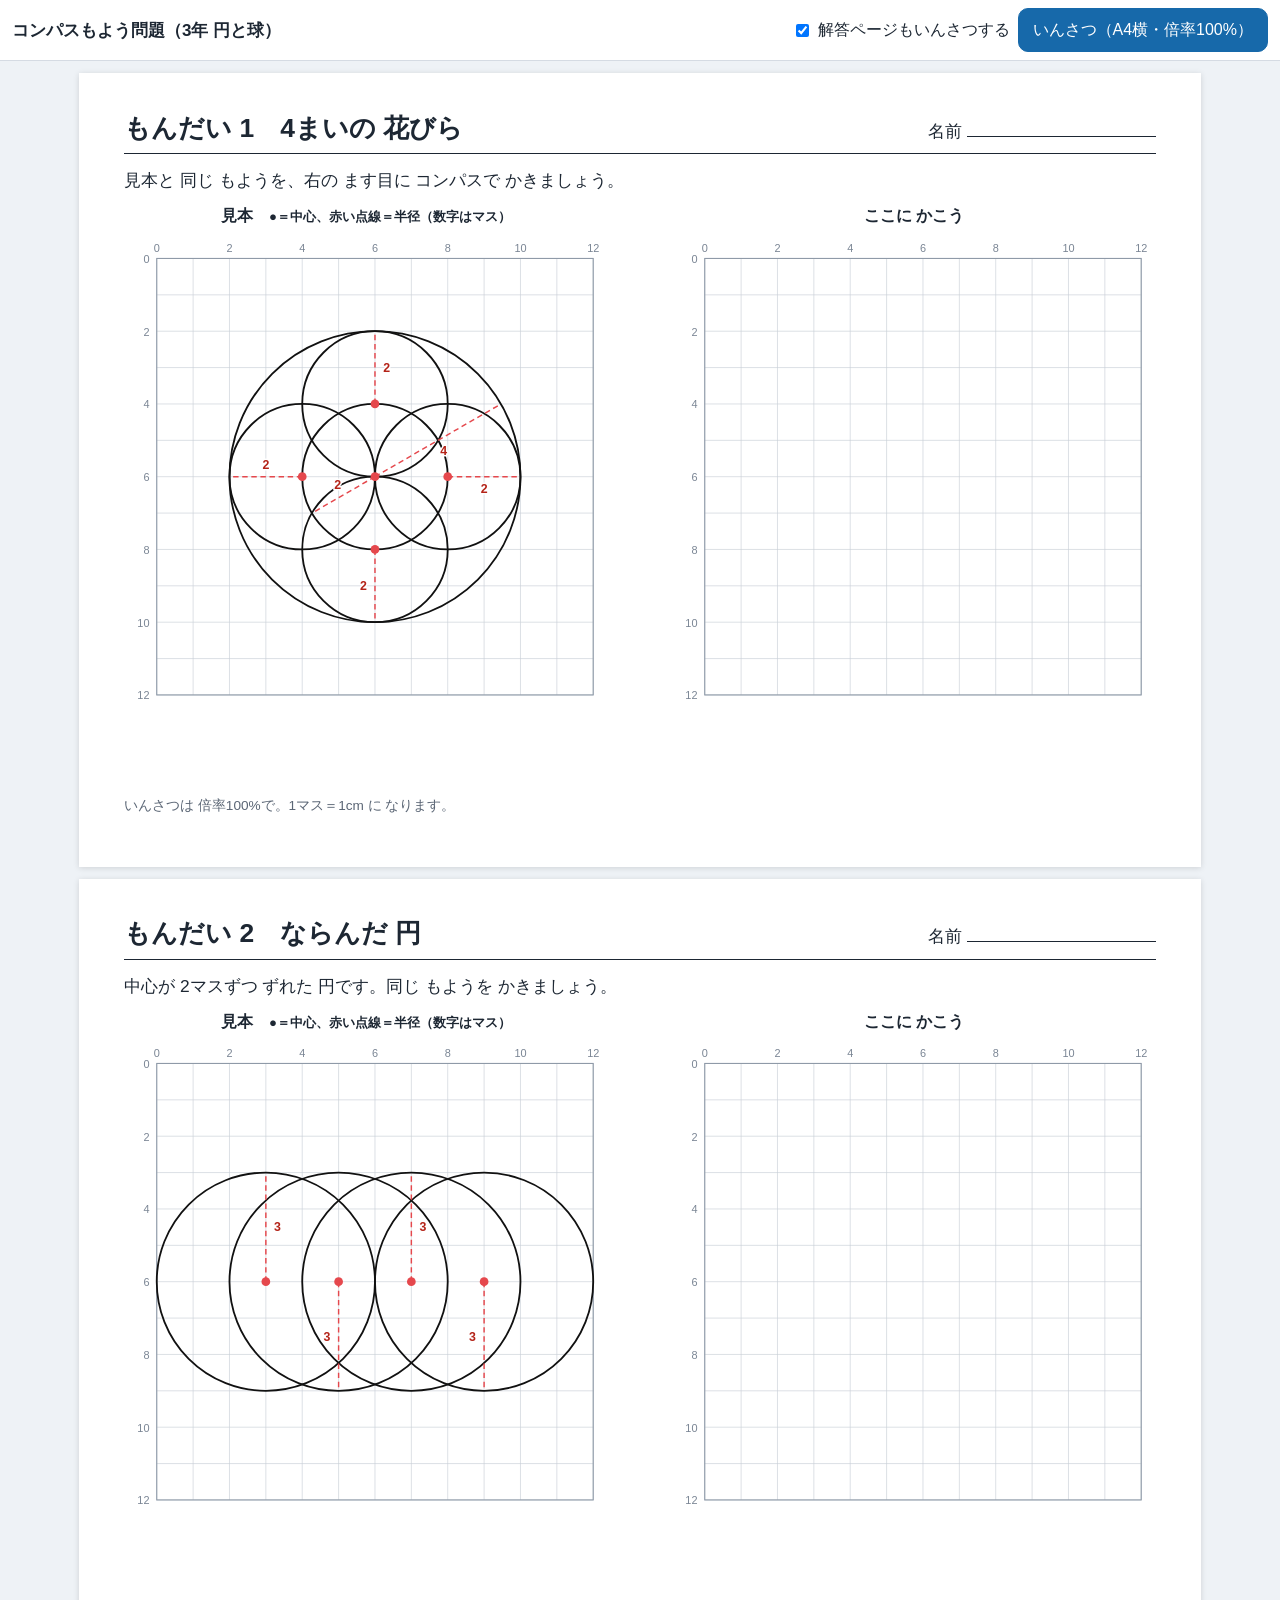
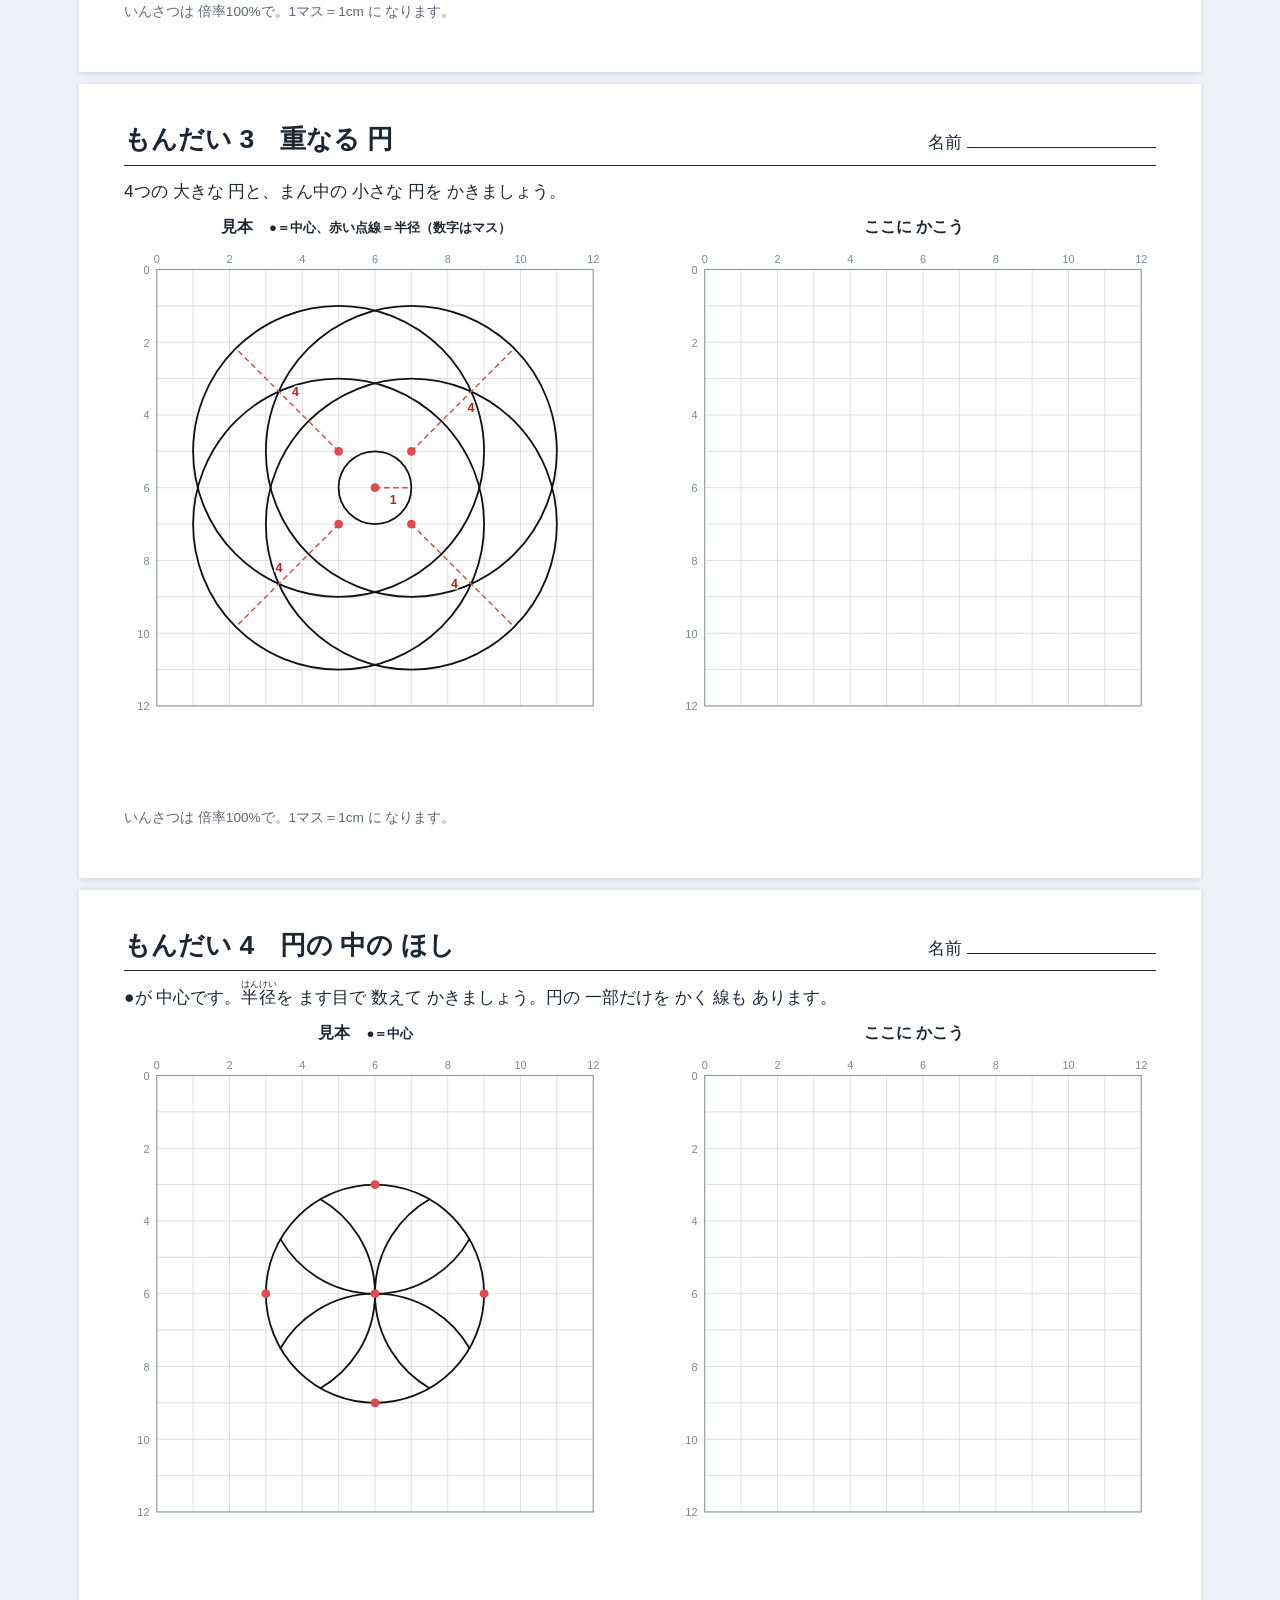
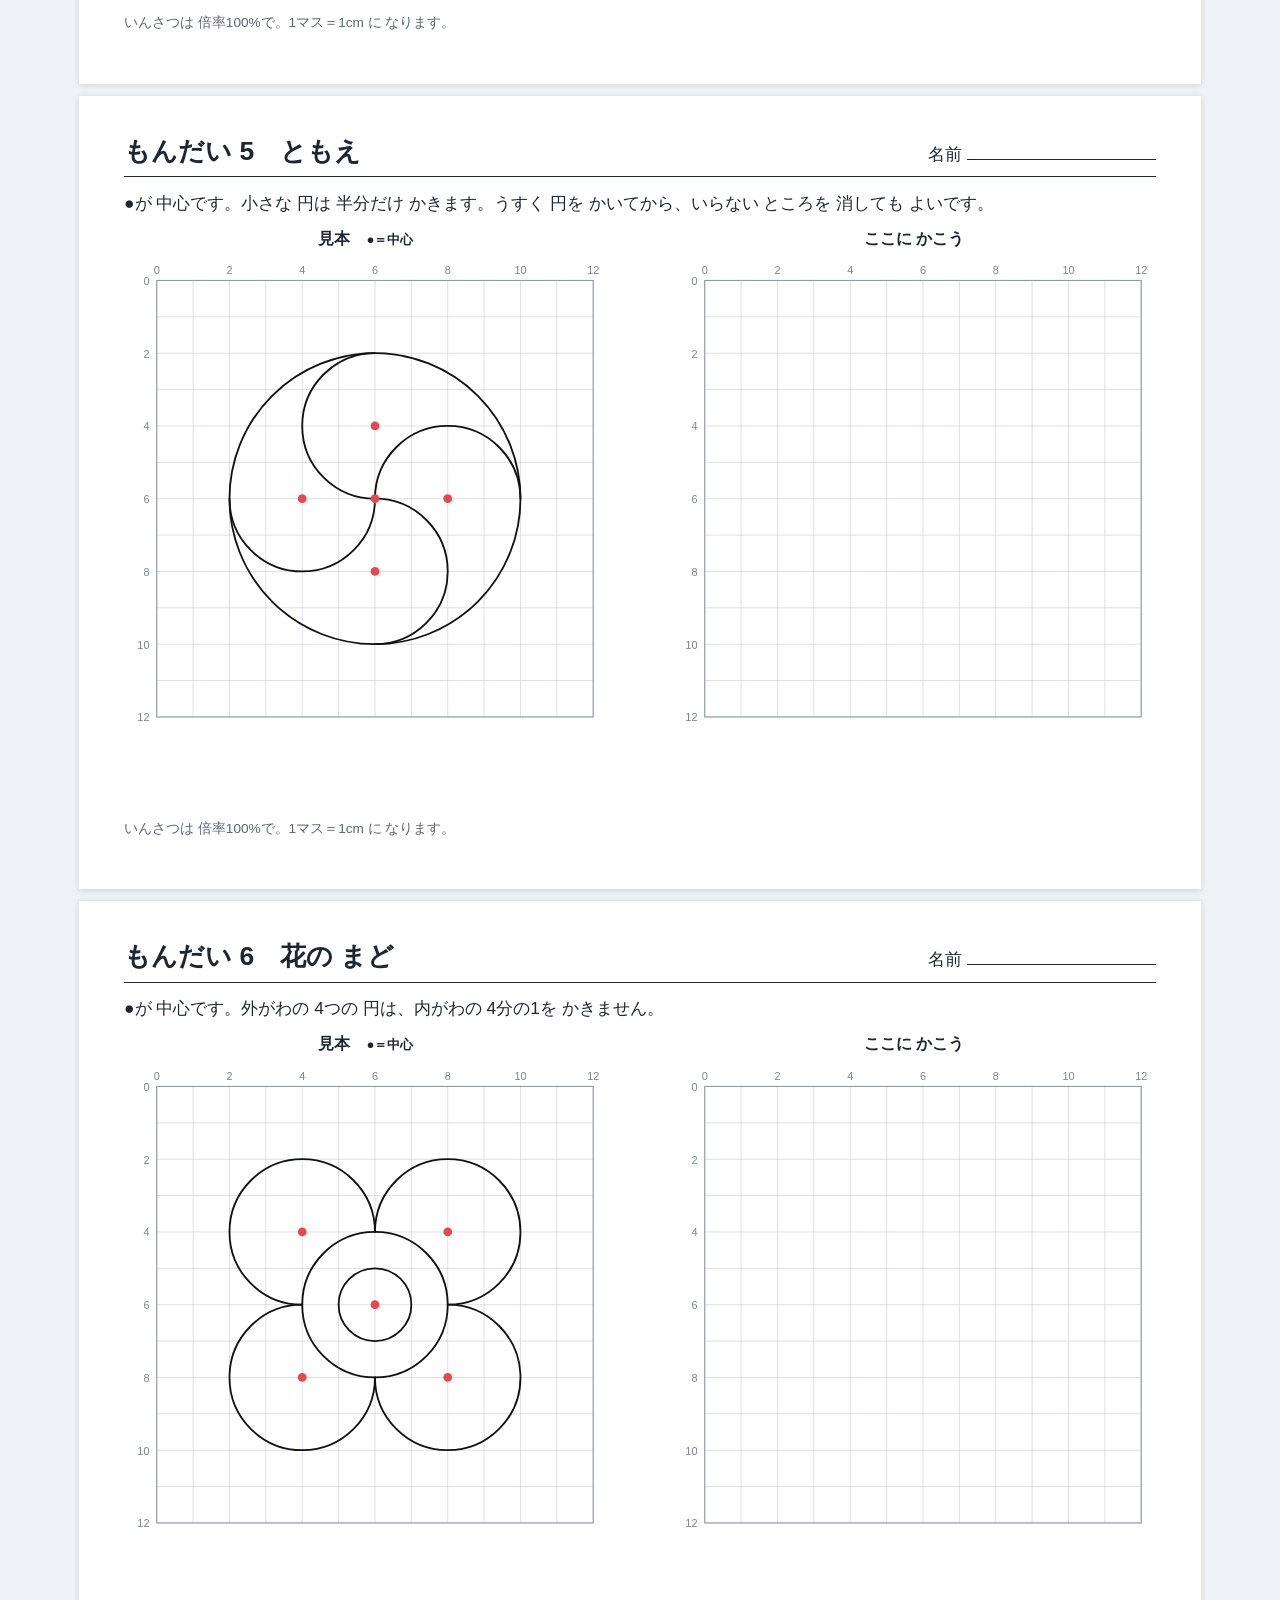
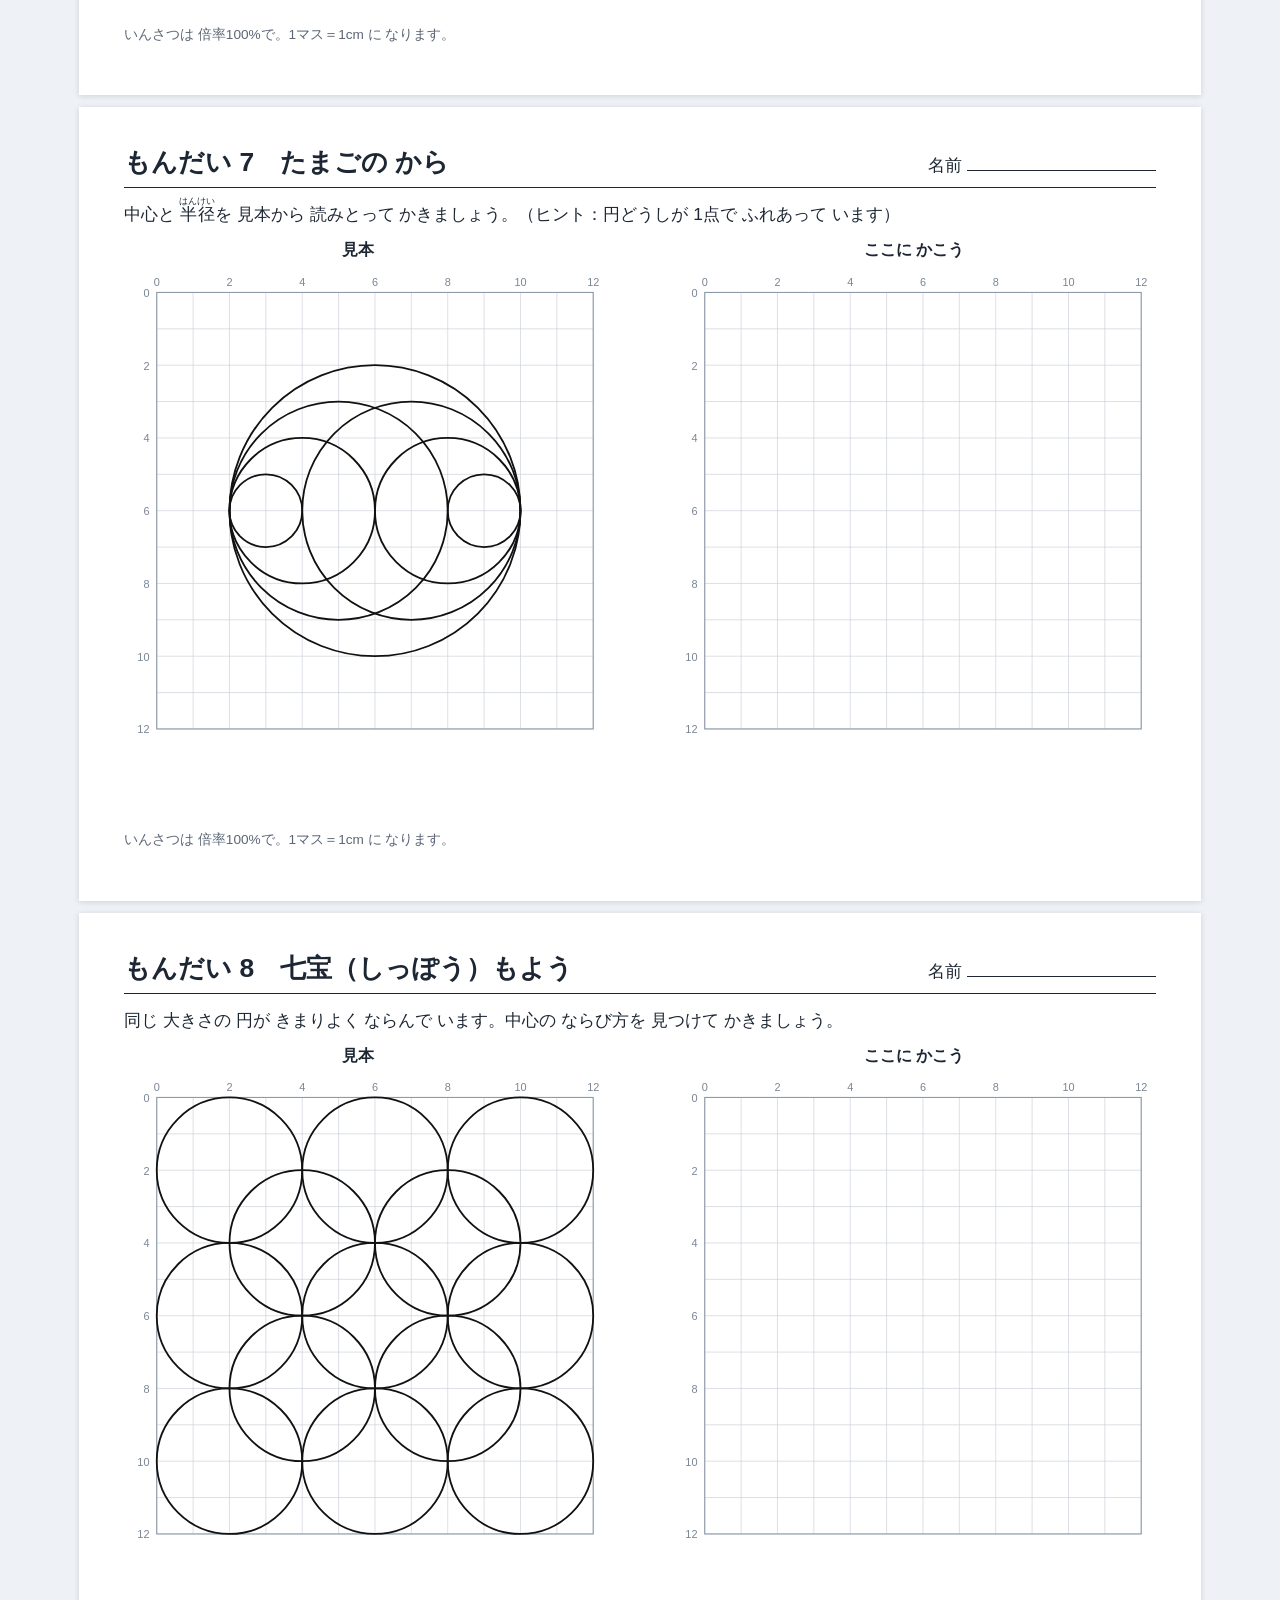
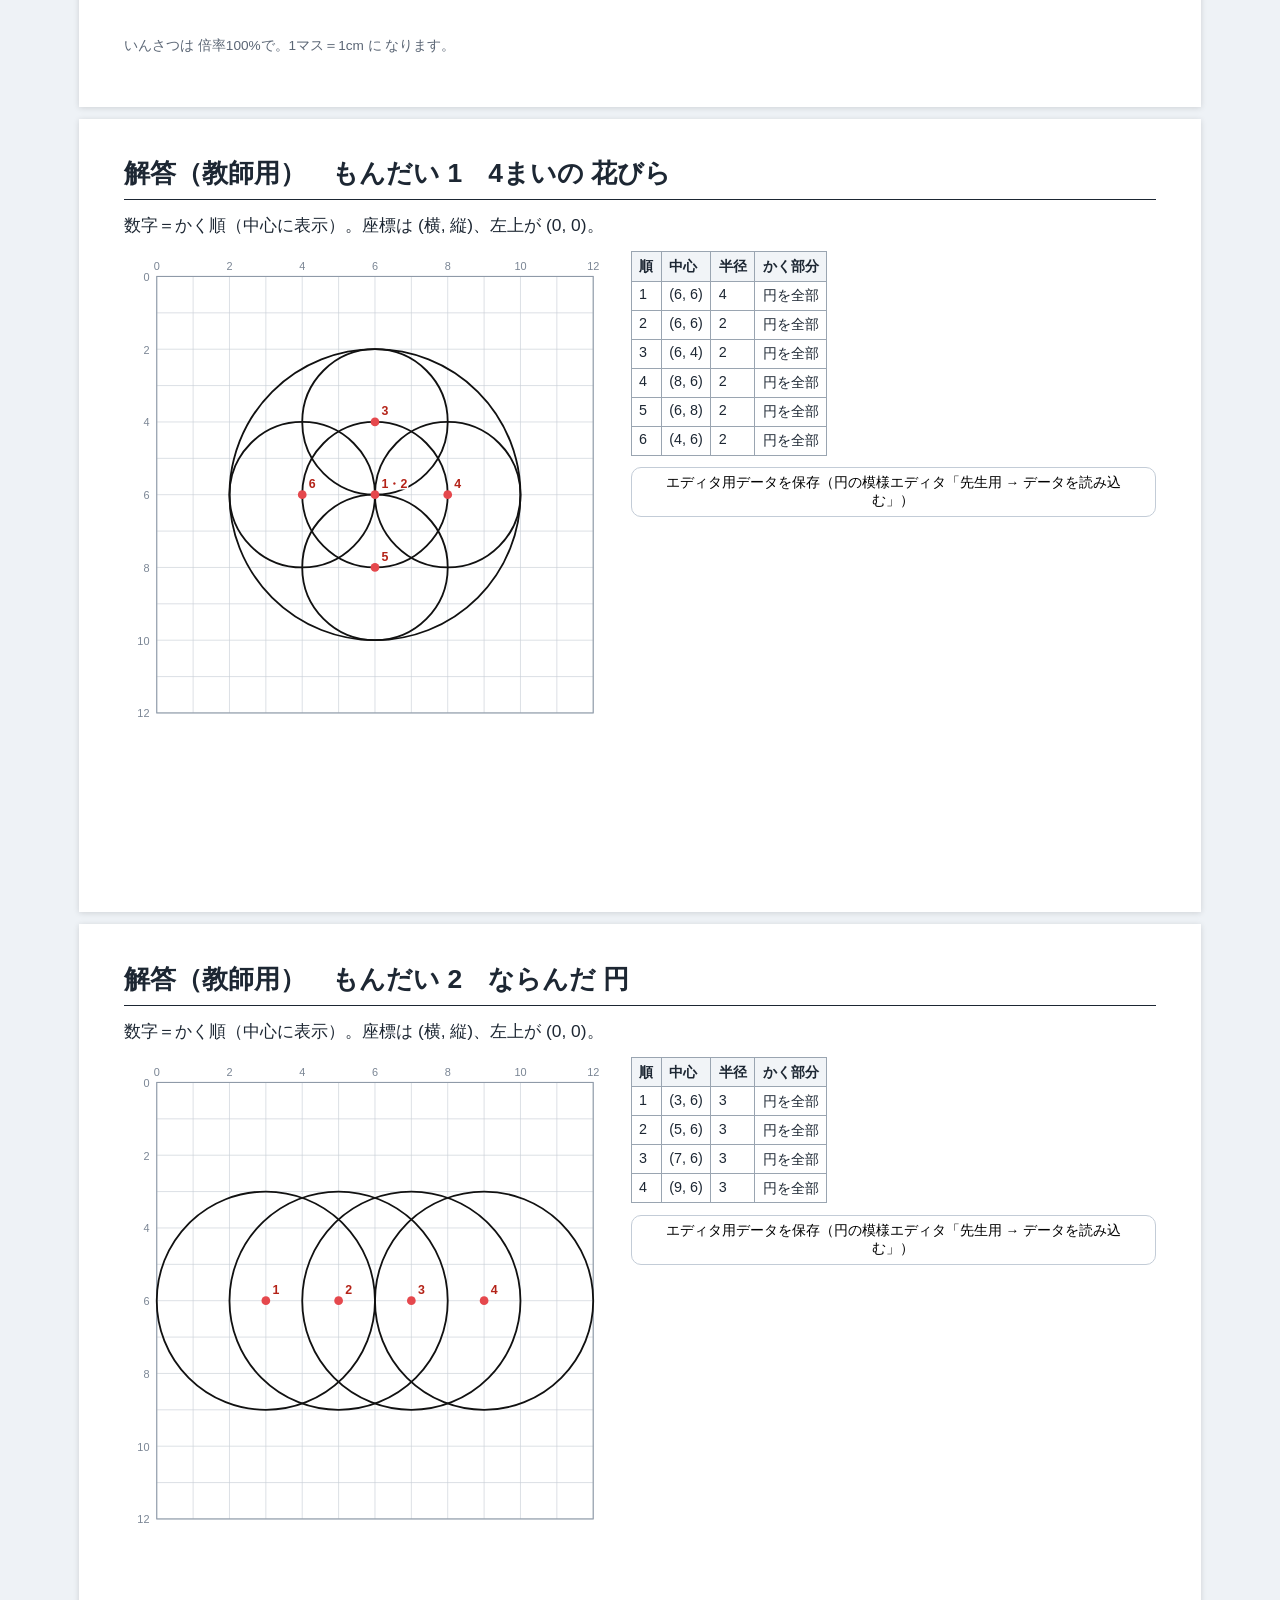
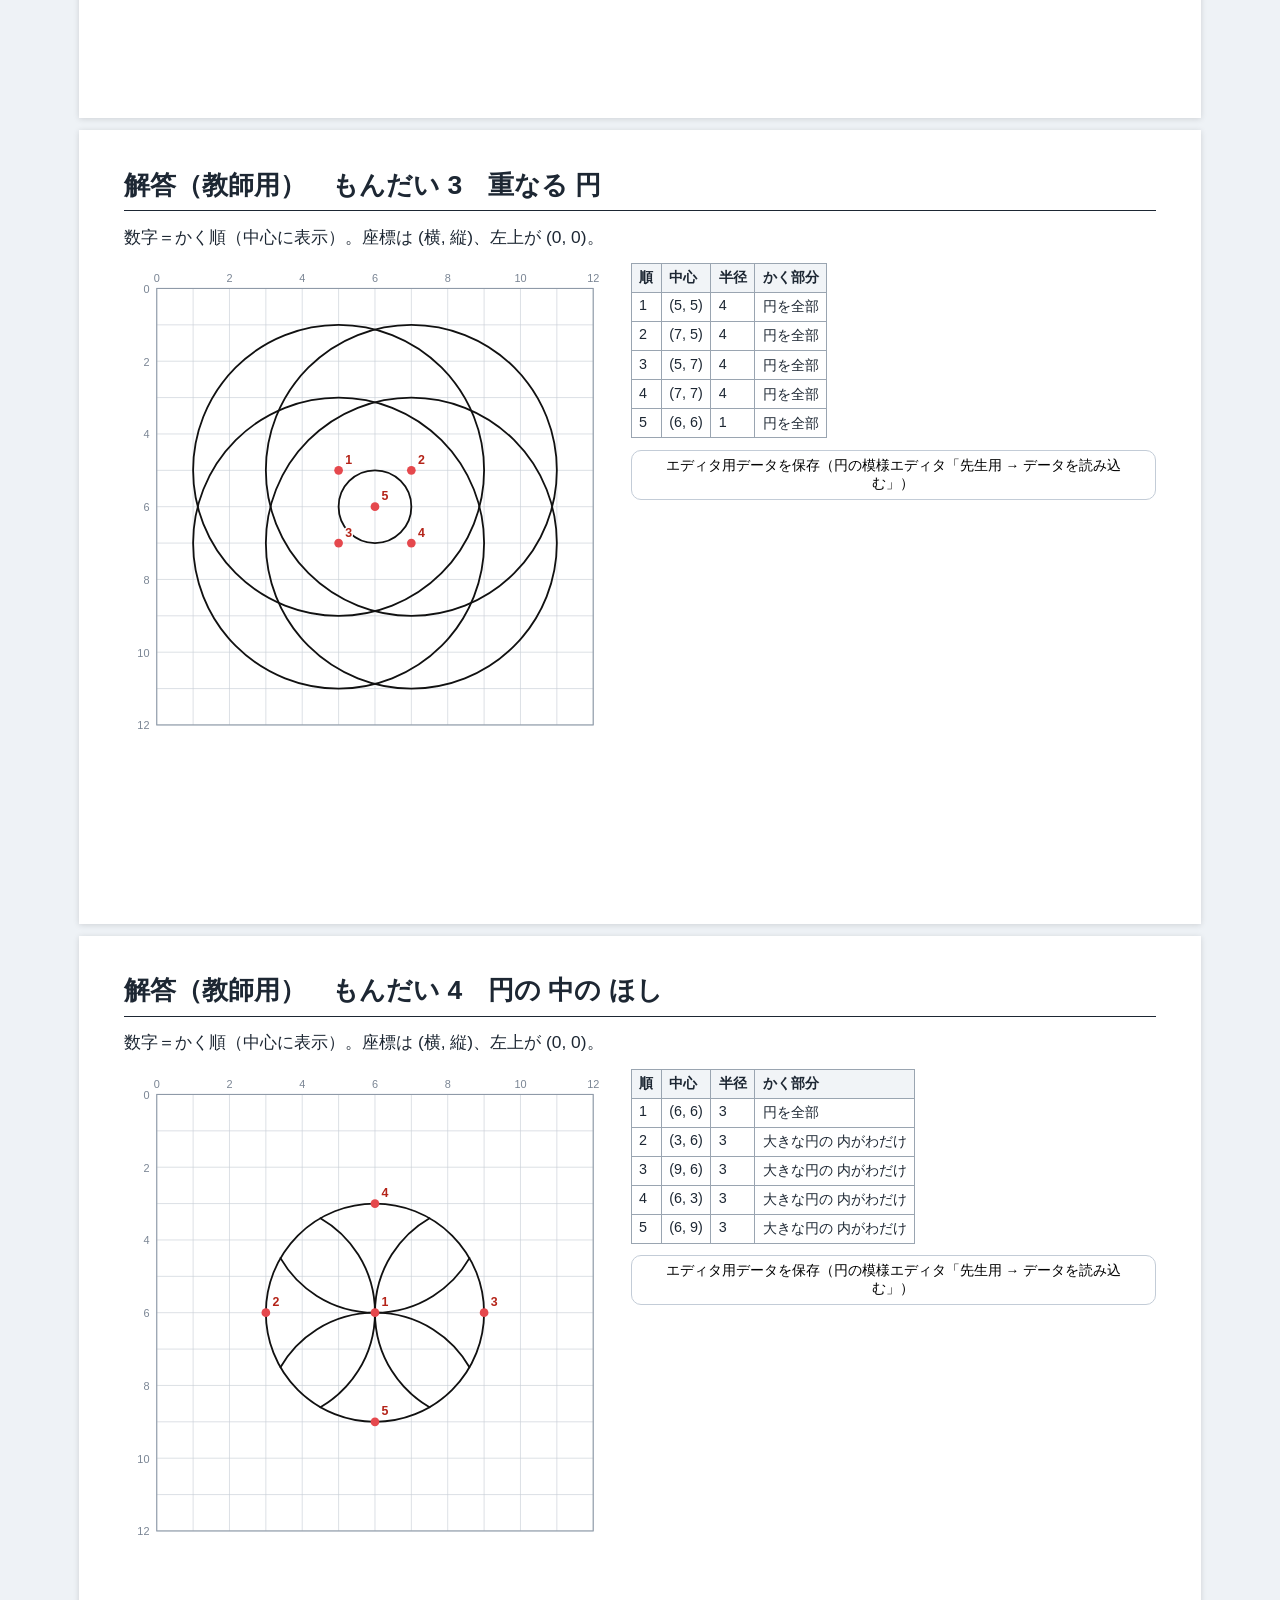
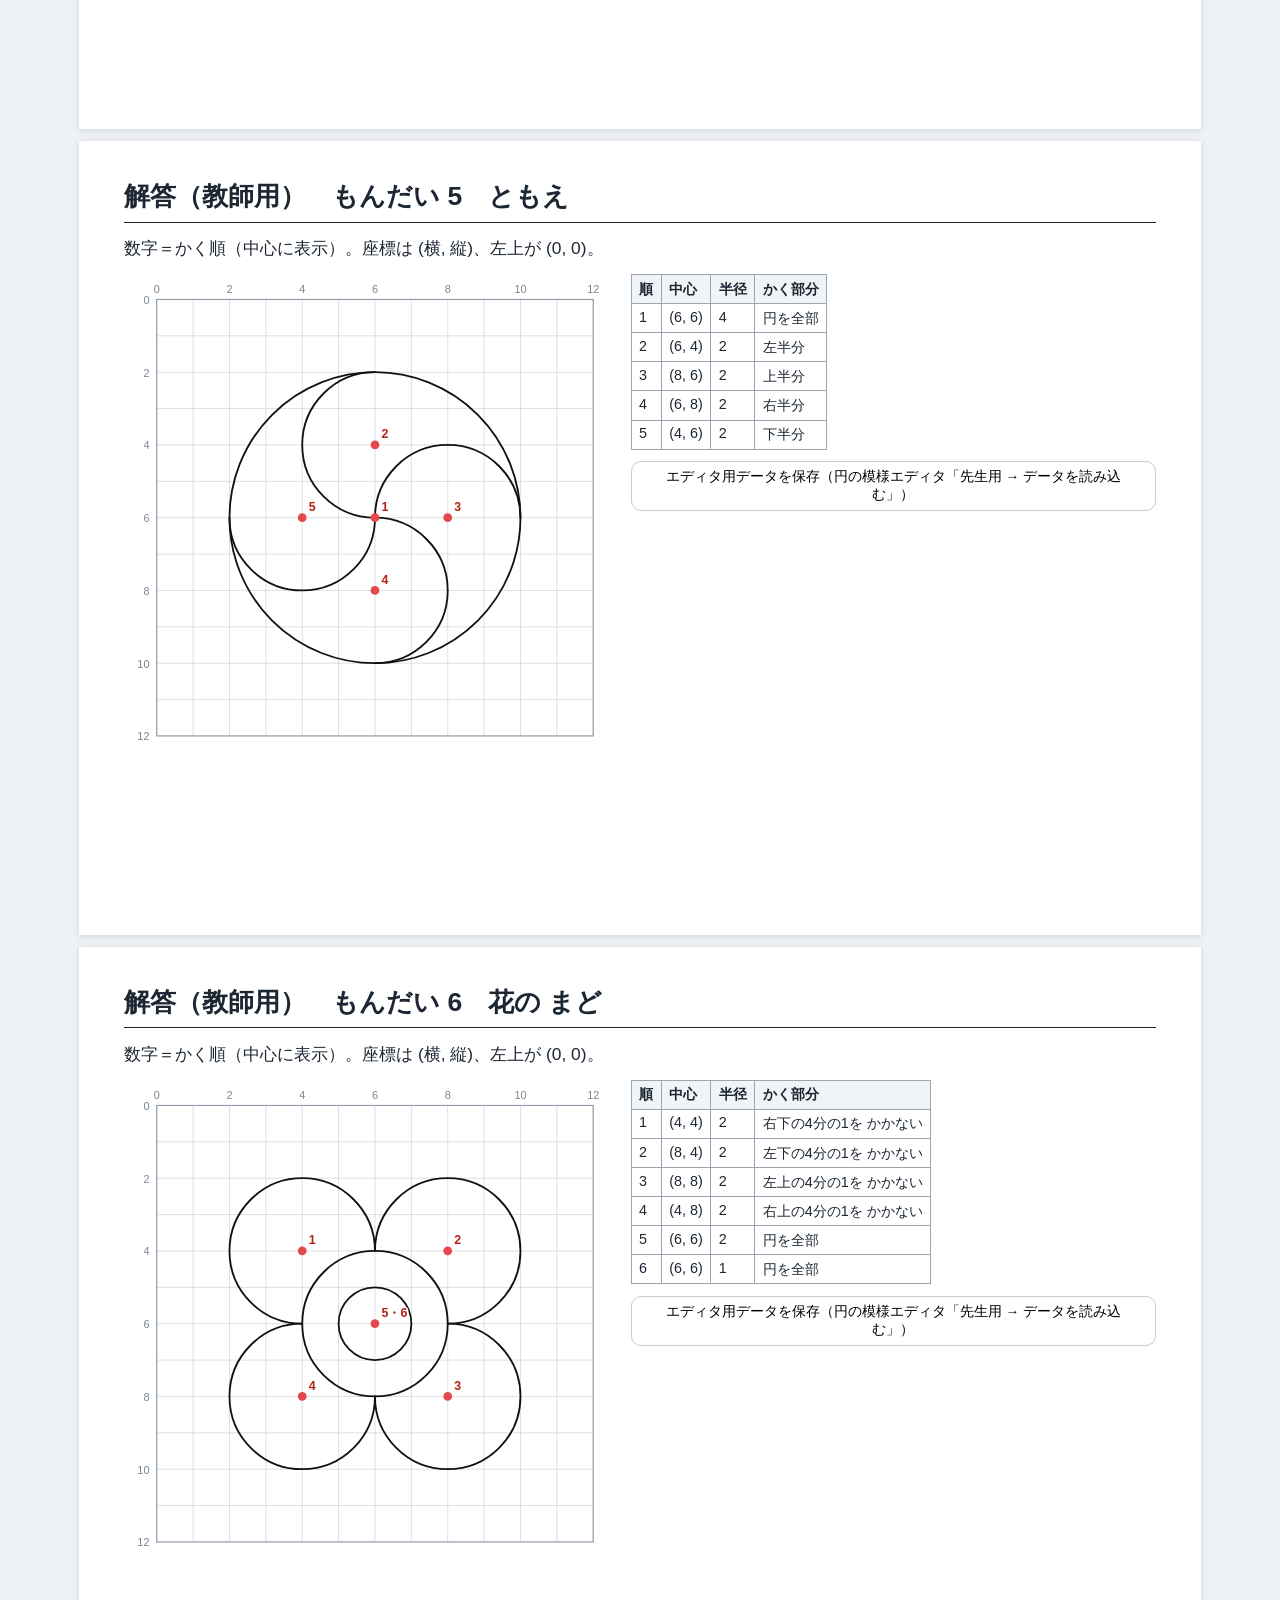
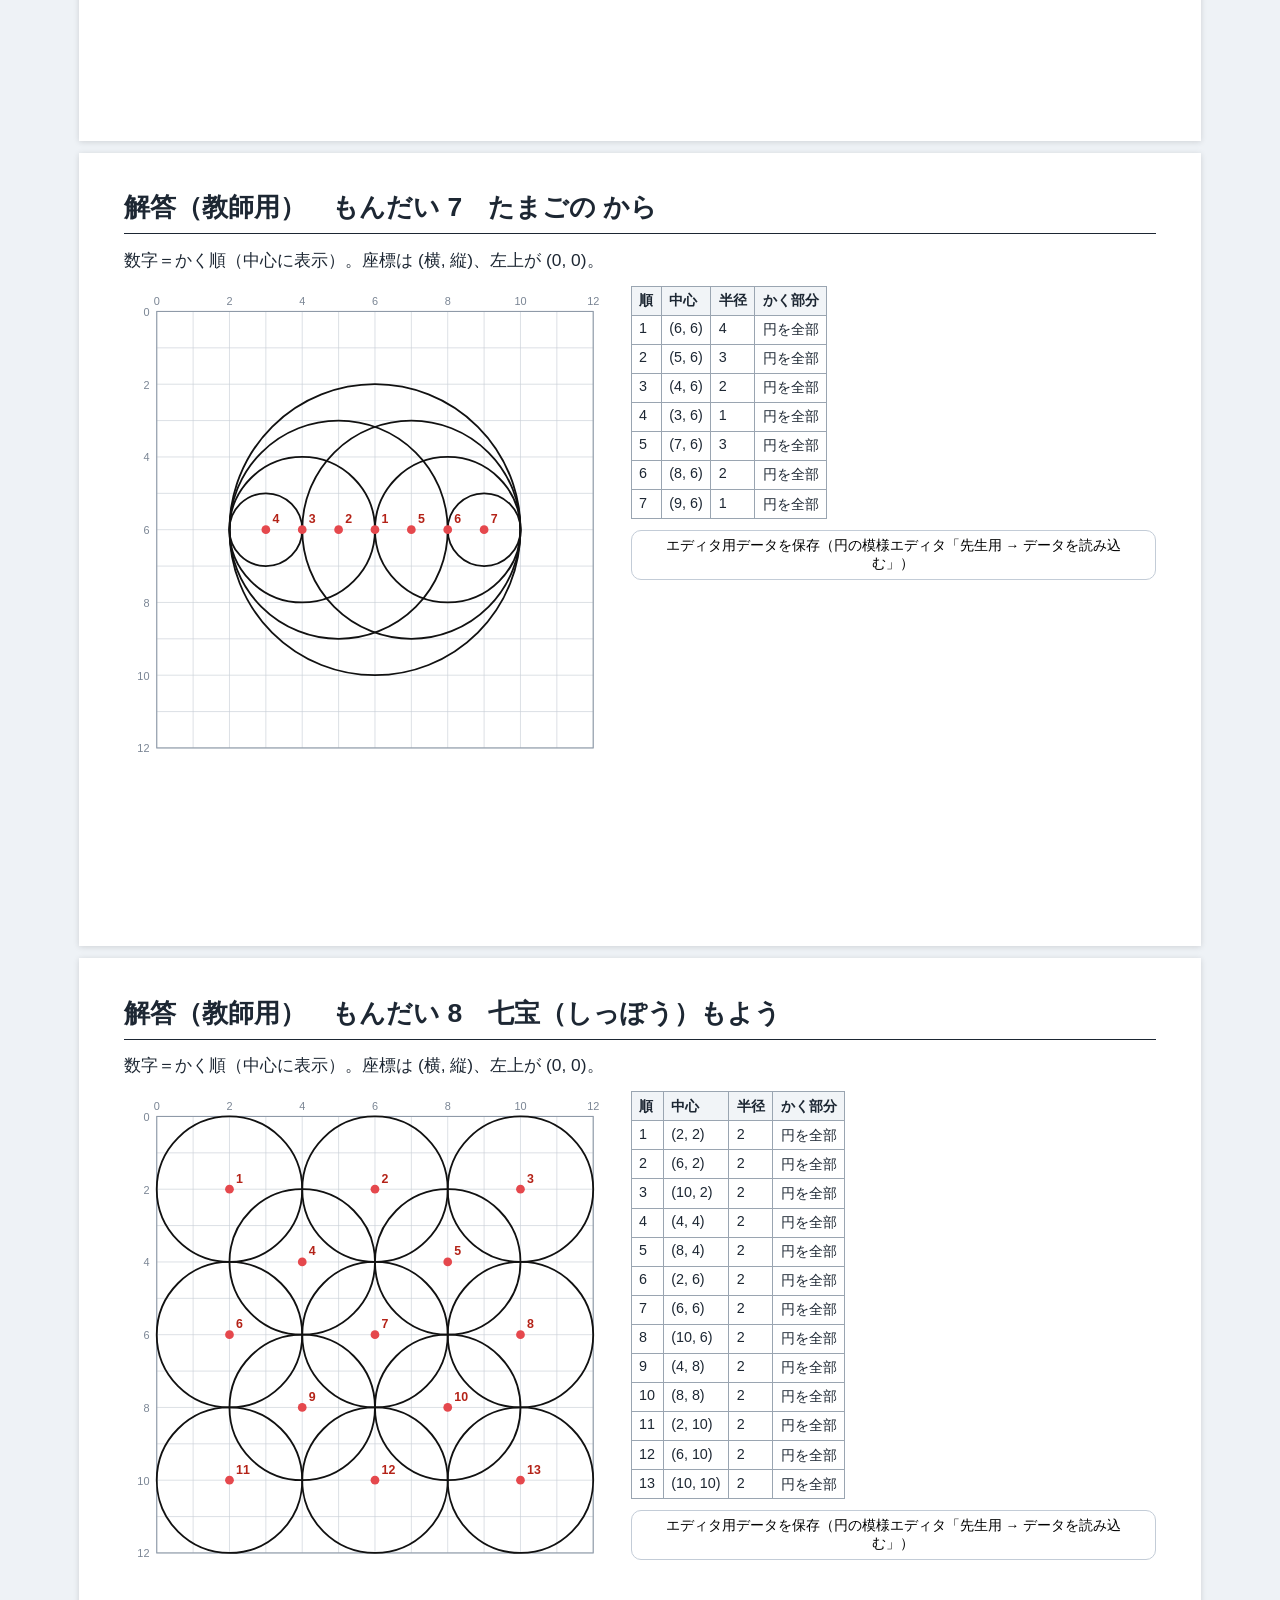
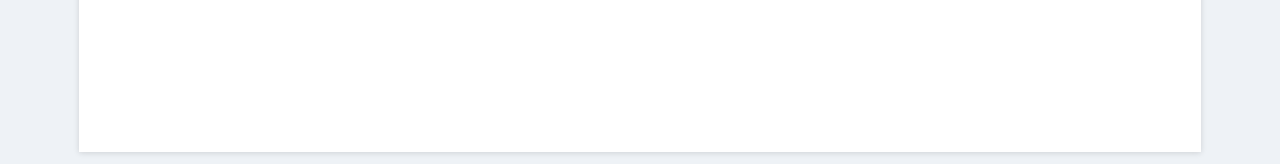
<file: circle-pattern/problems.html>
<!doctype html>
<html lang="ja">
<head>
<meta charset="utf-8">
<meta name="viewport" content="width=device-width, initial-scale=1">
<title>コンパスもよう問題</title>
<style>
:root{--ink:#1d2733;--muted:#5b6675;--line:#d5dbe3;--bg:#eef2f6;--accent:#1769aa;
  --font:"Hiragino Sans","Yu Gothic UI","BIZ UDPGothic","Noto Sans JP",sans-serif}
*{box-sizing:border-box}
body{margin:0;background:var(--bg);color:var(--ink);font-family:var(--font)}
rt{font-size:.5em}
.bar{position:sticky;top:0;z-index:1;display:flex;gap:8px;align-items:center;flex-wrap:wrap;padding:8px 12px;background:#fff;border-bottom:1px solid var(--line)}
.bar h1{font-size:17px;margin:0 auto 0 0}
.bar button,.save{font:inherit;min-height:44px;padding:6px 14px;border:1px solid #c3ccd7;border-radius:10px;background:#fff;cursor:pointer}
.bar button.primary{background:var(--accent);border-color:var(--accent);color:#fff}
.bar label{display:flex;align-items:center;gap:6px;min-height:44px}
/* 1ページ = A4横 */
.page{width:297mm;height:210mm;margin:12px auto;background:#fff;box-shadow:0 1px 6px #0002;padding:10mm 12mm;display:flex;flex-direction:column;overflow:hidden}
.head{display:flex;align-items:baseline;gap:5mm;border-bottom:.4mm solid var(--ink);padding-bottom:2mm}
.head h2{font-size:7mm;margin:0}
.head .name{margin-left:auto;font-size:4.5mm}
.head .name span{display:inline-block;width:50mm;border-bottom:.3mm solid var(--ink)}
.task{font-size:4.6mm;line-height:2.1;margin:2mm 0 2mm}
.boards{display:flex;justify-content:space-between;align-items:flex-start;flex:1}
.board{display:flex;flex-direction:column;align-items:center;gap:1.5mm}
.board .cap{font-size:4.2mm;font-weight:700}
.board svg{width:128mm;height:128mm;display:block}
.ans .boards{gap:6mm}
.ans table{border-collapse:collapse;font-size:3.8mm;align-self:flex-start;flex:1}
.ans th,.ans td{border:.25mm solid #9aa5b1;padding:1.2mm 2mm;text-align:left;vertical-align:top}
.ans th{background:#f1f4f7}
.ans .save{margin-top:3mm;font-size:3.6mm;min-height:0}
.note{font-size:3.6mm;color:var(--muted);margin-top:2mm}
body.noAns .ans{display:none}
@media print{
  @page{size:A4 landscape;margin:0}
  body{background:#fff}
  .bar,.save{display:none!important}
  .page{margin:0;box-shadow:none;break-after:page}
}
</style>
</head>
<body>
<div class="bar">
  <h1>コンパスもよう問題（3年 円と球）</h1>
  <label><input type="checkbox" id="showAns" checked> 解答ページもいんさつする</label>
  <button class="primary" onclick="print()">いんさつ（A4横・倍率100%）</button>
</div>
<div id="pages"></div>
<script>
(() => {
'use strict';
// ===== 問題データ（単一真実源） =====
// 座標は1マス=1cm、左上が(0,0)、右へx・下へy。12×12マスに収める。
// keep:[開始°,終了°] は残す弧（0°=右、90°=下、時計回りに増える）。無ければ円を全部かく。
// lab: 半径を示す赤い点線の向き（°。hint='full' の問題だけで使う）
// hint: 'full'=中心と半径を見せる / 'center'=中心だけ / 'none'=手がかりなし
const PROBLEMS = [
  { title: '4まいの 花びら', hint: 'full',
    task: '見本と 同じ もようを、右の ます目に コンパスで かきましょう。',
    items: [
      { c: [6, 6], r: 4, lab: -30 }, { c: [6, 6], r: 2, lab: 150 },
      { c: [6, 4], r: 2, lab: 270 }, { c: [8, 6], r: 2, lab: 0 }, { c: [6, 8], r: 2, lab: 90 }, { c: [4, 6], r: 2, lab: 180 } ] },
  { title: 'ならんだ 円', hint: 'full',
    task: '中心が 2マスずつ ずれた 円です。同じ もようを かきましょう。',
    items: [ { c: [3, 6], r: 3, lab: 270 }, { c: [5, 6], r: 3, lab: 90 }, { c: [7, 6], r: 3, lab: 270 }, { c: [9, 6], r: 3, lab: 90 } ] },
  { title: '重なる 円', hint: 'full',
    task: '4つの 大きな 円と、まん中の 小さな 円を かきましょう。',
    items: [ { c: [5, 5], r: 4, lab: 225 }, { c: [7, 5], r: 4, lab: 315 }, { c: [5, 7], r: 4, lab: 135 }, { c: [7, 7], r: 4, lab: 45 }, { c: [6, 6], r: 1, lab: 0 } ] },
  { title: '円の 中の ほし', hint: 'center',
    task: '●が 中心です。半径を ます目で 数えて かきましょう。円の 一部だけを かく 線も あります。',
    items: [
      { c: [6, 6], r: 3 },
      { c: [3, 6], r: 3, keep: [-60, 60], note: '大きな円の 内がわだけ' },
      { c: [9, 6], r: 3, keep: [120, 240], note: '大きな円の 内がわだけ' },
      { c: [6, 3], r: 3, keep: [30, 150], note: '大きな円の 内がわだけ' },
      { c: [6, 9], r: 3, keep: [210, 330], note: '大きな円の 内がわだけ' } ] },
  { title: 'ともえ', hint: 'center',
    task: '●が 中心です。小さな 円は 半分だけ かきます。うすく 円を かいてから、いらない ところを 消しても よいです。',
    items: [
      { c: [6, 6], r: 4 },
      { c: [6, 4], r: 2, keep: [90, 270], note: '左半分' },
      { c: [8, 6], r: 2, keep: [180, 360], note: '上半分' },
      { c: [6, 8], r: 2, keep: [270, 450], note: '右半分' },
      { c: [4, 6], r: 2, keep: [0, 180], note: '下半分' } ] },
  { title: '花の まど', hint: 'center',
    task: '●が 中心です。外がわの 4つの 円は、内がわの 4分の1を かきません。',
    items: [
      { c: [4, 4], r: 2, keep: [90, 360], note: '右下の4分の1を かかない' },
      { c: [8, 4], r: 2, keep: [180, 450], note: '左下の4分の1を かかない' },
      { c: [8, 8], r: 2, keep: [270, 540], note: '左上の4分の1を かかない' },
      { c: [4, 8], r: 2, keep: [0, 270], note: '右上の4分の1を かかない' },
      { c: [6, 6], r: 2 }, { c: [6, 6], r: 1 } ] },
  { title: 'たまごの から', hint: 'none',
    task: '中心と 半径を 見本から 読みとって かきましょう。（ヒント：円どうしが 1点で ふれあって います）',
    items: [
      { c: [6, 6], r: 4 }, { c: [5, 6], r: 3 }, { c: [4, 6], r: 2 }, { c: [3, 6], r: 1 },
      { c: [7, 6], r: 3 }, { c: [8, 6], r: 2 }, { c: [9, 6], r: 1 } ] },
  { title: '七宝（しっぽう）もよう', hint: 'none',
    task: '同じ 大きさの 円が きまりよく ならんで います。中心の ならび方を 見つけて かきましょう。',
    items: [[2,2],[6,2],[10,2],[4,4],[8,4],[2,6],[6,6],[10,6],[4,8],[8,8],[2,10],[6,10],[10,10]].map(c => ({ c, r: 2 })) },
];

// ===== 描画 =====
const RB = (k, r) => `<ruby>${k}<rt>${r}</rt></ruby>`;
const rad = d => d * Math.PI / 180;
function arcPath({ c: [x, y], r, keep }) {
  if (!keep) return `<circle cx="${x}" cy="${y}" r="${r}"/>`;
  const [a, b] = keep, p = t => [x + r * Math.cos(rad(t)), y + r * Math.sin(rad(t))];
  const [x1, y1] = p(a), [x2, y2] = p(b);
  return `<path d="M${x1} ${y1}A${r} ${r} 0 ${b - a > 180 ? 1 : 0} 1 ${x2} ${y2}"/>`;
}
// mode: 'model'（見本・手がかりつき） / 'blank'（かく場所） / 'answer'（中心と番号）
function board(p, mode) {
  let g = '';
  for (let i = 0; i <= 12; i++) g += `<line x1="${i}" y1="0" x2="${i}" y2="12"/><line x1="0" y1="${i}" x2="12" y2="${i}"/>`;
  let nums = '';
  for (let i = 0; i <= 12; i += 2) nums += `<text x="${i}" y="-.18" text-anchor="middle">${i}</text><text x="-.2" y="${i + .12}" text-anchor="end">${i}</text>`;
  const lines = mode === 'blank' ? '' : p.items.map(arcPath).join('');
  let marks = '';
  const showCenter = mode === 'answer' || (mode === 'model' && p.hint !== 'none');
  if (showCenter) {
    const byC = new Map();
    p.items.forEach((it, i) => { const k = it.c.join(','); if (!byC.has(k)) byC.set(k, []); byC.get(k).push(mode === 'answer' ? i + 1 : it.r); });
    for (const [k, list] of byC) {
      const [x, y] = k.split(',').map(Number);
      marks += `<circle cx="${x}" cy="${y}" r=".12" class="dot"/>`;
      if (mode === 'answer') marks += `<text x="${x + .18}" y="${y - .18}" class="lab">${list.join('・')}</text>`;
    }
    if (mode === 'model' && p.hint === 'full') for (const { c: [x, y], r, lab = 0 } of p.items) {
      const ux = Math.cos(rad(lab)), uy = Math.sin(rad(lab)), mx = x + ux * r / 2 - uy * .32, my = y + uy * r / 2 + ux * .32;
      marks += `<line x1="${x}" y1="${y}" x2="${x + ux * r}" y2="${y + uy * r}" class="rad"/><text x="${mx}" y="${my + .12}" text-anchor="middle" class="lab">${r}</text>`;
    }
  }
  return `<svg viewBox="-.9 -.7 13.3 13.3" xmlns="http://www.w3.org/2000/svg">
    <style>.g line{stroke:#c9d0d8;stroke-width:.018}.f{fill:none;stroke:#8f9aa8;stroke-width:.03}
    .n text{font:.3px ${getComputedStyle(document.body).fontFamily};fill:#7a8594}
    .L circle,.L path{fill:none;stroke:#111;stroke-width:.05;stroke-linecap:round}
    .dot{fill:#e5484d}.rad{stroke:#e5484d;stroke-width:.04;stroke-dasharray:.15 .1}.lab{font:700 .34px sans-serif;fill:#b42318;stroke:#fff;stroke-width:.08;paint-order:stroke}</style>
    <g class="g">${g}</g><rect class="f" x="0" y="0" width="12" height="12"/><g class="n">${nums}</g>
    <g class="L">${lines}</g>${marks}</svg>`;
}
const HINT_TEXT = { full: '●＝中心、赤い点線＝半径（数字はマス）', center: '●＝中心', none: '' };
function problemPage(p, n) {
  return `<section class="page">
    <div class="head"><h2>もんだい ${n}　${p.title}</h2><div class="name">名前 <span></span></div></div>
    <p class="task">${p.task.replace('半径', RB('半径', 'はんけい'))}</p>
    <div class="boards">
      <div class="board"><div class="cap">見本　<small>${HINT_TEXT[p.hint]}</small></div>${board(p, 'model')}</div>
      <div class="board"><div class="cap">ここに かこう</div>${board(p, 'blank')}</div>
    </div>
    <p class="note">いんさつは 倍率100%で。1マス＝1cm に なります。</p>
  </section>`;
}
function answerPage(p, n) {
  const rows = p.items.map((it, i) => `<tr><td>${i + 1}</td><td>(${it.c[0]}, ${it.c[1]})</td><td>${it.r}</td><td>${it.note || '円を全部'}</td></tr>`).join('');
  return `<section class="page ans">
    <div class="head"><h2>解答（教師用）　もんだい ${n}　${p.title}</h2></div>
    <p class="task">数字＝かく順（中心に表示）。座標は (横, 縦)、左上が (0, 0)。</p>
    <div class="boards">
      <div class="board">${board(p, 'answer')}</div>
      <div style="flex:1;display:flex;flex-direction:column">
        <table><tr><th>順</th><th>中心</th><th>半径</th><th>かく部分</th></tr>${rows}</table>
        <div><button class="save" data-n="${n - 1}">エディタ用データを保存（円の模様エディタ「先生用 → データを読み込む」）</button></div>
      </div>
    </div>
  </section>`;
}
document.getElementById('pages').innerHTML =
  PROBLEMS.map((p, i) => problemPage(p, i + 1)).join('') +
  PROBLEMS.map((p, i) => answerPage(p, i + 1)).join('');
document.getElementById('showAns').onchange = e => document.body.classList.toggle('noAns', !e.target.checked);

// ===== エディタ（index.html）形式 v2 への変換 =====
// エディタの盤面は20×16マス。12×12の問題を中央に置くため (4,2) ずらす。
// hidden は「消した範囲」= 残す弧の補集合（ラジアン、0〜2πで重なりなし）
const TAU = Math.PI * 2, OFF = [4, 2];
function toEditor(p) {
  const circles = [], hidden = {}, keyOf = new Map();
  p.items.forEach(it => {
    const k = [it.c[0], it.c[1], it.r].join(',');
    let c = keyOf.get(k);
    if (!c) { c = { id: circles.length + 1, x: it.c[0] + OFF[0], y: it.c[1] + OFF[1], r: it.r }; circles.push(c); keyOf.set(k, c); }
    if (!it.keep) return;
    const norm = a => ((a % TAU) + TAU) % TAU;
    const s = norm(rad(it.keep[1])), e = norm(rad(it.keep[0]));  // 消す範囲: 残す弧の終わり → 始まり
    hidden[c.id] = s <= e ? [[s, e]] : [[s, TAU], [0, e]].filter(([a, b]) => b - a > 1e-9);
  });
  return { version: 2, circles, hidden, fills: [], nextId: circles.length + 1 };
}
document.addEventListener('click', e => {
  const b = e.target.closest('.save'); if (!b) return;
  const p = PROBLEMS[+b.dataset.n];
  const a = document.createElement('a');
  a.href = URL.createObjectURL(new Blob([JSON.stringify(toEditor(p), null, 2)], { type: 'application/json' }));
  a.download = `compass-problem-${+b.dataset.n + 1}.json`; a.click();
  setTimeout(() => URL.revokeObjectURL(a.href), 1000);
});
window.__problems = { PROBLEMS, toEditor };
})();
</script>
</body>
</html>
</file>
<file: sphere-cut/style.css>
:root{
  --bg:#f6f4ef; --panel:#ffffff; --ink:#1f2328; --sub:#5b6270; --line:#d9d5cc;
  --accent:#1f4fd1; --bgobj:#e6e1d6; --bgobj2:#dcd6c8; --bgline:#bdb6a6; --knife:#111; --cap:#f3efe6; --good:#b0420c;
}
*{box-sizing:border-box;-webkit-tap-highlight-color:transparent}
html,body{margin:0;height:100%;background:var(--bg);color:var(--ink);
  font-family:"BIZ UDPGothic","Hiragino Kaku Gothic ProN","Noto Sans JP",sans-serif;overflow:hidden}
#app{display:grid;height:100%;grid-template-columns:1fr 300px;grid-template-rows:auto 1fr auto;
  grid-template-areas:"head side" "stage side" "ctrl side"}
header{grid-area:head;display:flex;align-items:center;gap:12px;padding:10px 16px}
header h1{font-size:22px;margin:0;font-weight:700;letter-spacing:.05em}
header .sp{flex:1}
#stage{grid-area:stage;position:relative;min-height:0;touch-action:none}
#stage canvas{position:absolute;inset:0;width:100%;height:100%;display:block}
#overlay{position:absolute;inset:0;width:100%;height:100%;pointer-events:none}
#overlay .hit{pointer-events:stroke;cursor:grab}
#overlay .knob{pointer-events:all;cursor:grab}
#hint{position:absolute;left:16px;top:8px;font-size:15px;color:var(--sub);pointer-events:none}
aside{grid-area:side;background:var(--panel);border-left:1px solid var(--line);display:flex;flex-direction:column;min-height:0}
aside h2{font-size:16px;margin:14px 16px 6px;color:var(--sub);font-weight:700}
#cutView{display:block;margin:0 auto;width:220px;height:220px}
#cutText{text-align:center;font-size:22px;font-weight:700;min-height:32px;margin:4px 0 8px}
#hist{flex:1;overflow-y:auto;padding:12px 10px 12px;display:grid;grid-template-columns:repeat(3,1fr);gap:8px;align-content:start}
.hi{border:2px solid var(--line);border-radius:10px;padding:4px;text-align:center;background:#fff;cursor:pointer;font-size:13px;position:relative}
.hi.max{border-color:var(--good)}
.hi.max::after{content:"いちばん大きい";position:absolute;left:50%;top:-9px;transform:translateX(-50%);
  background:var(--good);color:#fff;font-size:10px;padding:1px 6px;border-radius:8px;white-space:nowrap}
.hi svg{display:block;margin:0 auto}
footer{grid-area:ctrl;display:flex;flex-wrap:wrap;align-items:center;gap:14px 20px;padding:12px 16px;border-top:1px solid var(--line);background:var(--panel)}
.grp{display:flex;flex-direction:column;gap:2px;min-width:220px;flex:1}
.grp label{font-size:15px;font-weight:700}
.scale{display:flex;justify-content:space-between;font-size:12px;color:var(--sub)}
input[type=range]{width:100%;height:36px;accent-color:var(--accent)}
button{font:inherit;font-size:18px;font-weight:700;border-radius:12px;border:2px solid var(--ink);background:#fff;color:var(--ink);
  padding:10px 18px;min-height:52px;cursor:pointer}
button.primary{background:var(--ink);color:#fff}
button[aria-pressed=true]{background:var(--accent);border-color:var(--accent);color:#fff}
button:disabled{opacity:.35;cursor:default}
.tog{font-size:15px;min-height:42px;padding:6px 12px}
.btns{display:flex;gap:10px;flex-wrap:wrap}
.disabled{opacity:.35;pointer-events:none}
@media (max-width:820px){
  #app{grid-template-columns:1fr;grid-template-rows:auto 1fr auto 230px;grid-template-areas:"head" "stage" "ctrl" "side"}
  aside{border-left:none;border-top:1px solid var(--line);flex-direction:row}
  aside>div{flex:1;min-width:0}
  #cutView{width:150px;height:150px}
}
/* スマホ縦向き：球を最大に、操作は2段に圧縮、記録は横スクロール */
@media (max-width:600px){
  #app{grid-template-rows:auto minmax(0,1fr) auto auto}
  header{padding:8px 12px;gap:6px}
  header h1{font-size:17px}
  .tog{font-size:13px;min-height:36px;padding:4px 8px}
  #hint{font-size:12px;left:12px;top:4px}
  footer{gap:6px 12px;padding:8px 12px}
  .grp{min-width:0;flex:1 1 40%}
  .grp label{font-size:13px}
  input[type=range]{height:30px}
  .scale{font-size:11px}
  .btns{width:100%;display:grid;grid-template-columns:repeat(3,1fr);gap:6px}
  .btns button{font-size:13px;min-height:46px;padding:4px 2px;border-radius:10px;white-space:nowrap}
  .lg{display:none}
  aside{flex-direction:row;align-items:center;gap:4px;padding:4px 8px 8px}
  aside>div:first-child{flex:0 0 auto}
  aside h2{display:none}
  #cutView{width:96px;height:96px}
  #cutText{font-size:13px;min-height:0;margin:2px 0 0}
  #cutText span{display:none}
  #hist{grid-auto-flow:column;grid-template-columns:none;grid-auto-columns:72px;grid-template-rows:auto;
    overflow-x:auto;overflow-y:hidden;padding:12px 4px 4px}
  .hi{font-size:11px;padding:2px}
  .hi svg{width:44px;height:44px}
}

/* 教師用：履歴スライド */
#slides{position:fixed;inset:0;background:var(--bg);z-index:10;display:flex;flex-direction:column;
  padding:env(safe-area-inset-top,0px) 16px env(safe-area-inset-bottom,0px)}
#slides[hidden]{display:none}
.sbar{display:flex;align-items:center;gap:12px;padding:12px 0}
.sbar h2{margin:0;font-size:24px;flex:1}
#sCount{font-size:20px;font-weight:700;color:var(--sub);font-variant-numeric:tabular-nums}
#sBody{flex:1;min-height:0;display:flex;align-items:center;gap:12px;touch-action:pan-y}
.snav{font-size:28px;min-width:60px;min-height:80px;padding:0}
.spanes{flex:1;min-width:0;height:100%;display:grid;grid-template-columns:1fr 1fr;gap:16px;align-items:center}
.pane{display:flex;flex-direction:column;align-items:center;gap:6px;min-width:0;height:100%;justify-content:center}
.pane h3{margin:0;font-size:20px;color:var(--sub)}
.pane svg{width:100%;max-height:calc(100% - 40px);aspect-ratio:1}
#sThumbs{display:flex;gap:8px;overflow-x:auto;padding:12px 0}
.th{min-width:48px;min-height:44px;font-size:16px;padding:0}
.th.on{background:var(--ink);color:#fff}
@media (max-width:600px){
  .spanes{grid-template-columns:1fr;grid-template-rows:1fr 1fr;gap:4px}
  .snav{min-width:40px;font-size:20px}
  .sbar h2{font-size:18px}
}

/* 球をえらぶ画面 */
#picker{position:fixed;inset:0;z-index:20;background:var(--bg);display:flex;flex-direction:column;align-items:center;justify-content:center;gap:24px;
  padding:16px;padding-top:calc(16px + env(safe-area-inset-top,0px))}
#picker[hidden]{display:none}
#picker h2{margin:0;font-size:32px}
.pk-row{display:grid;grid-template-columns:repeat(3,minmax(0,240px));gap:20px;width:100%;justify-content:center}
.pk{display:flex;flex-direction:column;align-items:center;gap:6px;padding:18px 12px;border-radius:18px;background:var(--panel);min-height:0}
.pk svg{width:100%;max-width:200px}
.pk-n{font-size:20px;color:var(--sub)}
.pk-t{font-size:28px;font-weight:700;color:var(--accent)}
.sptag{font-size:15px;font-weight:700;color:var(--accent);border:2px solid var(--accent);border-radius:999px;padding:4px 12px;white-space:nowrap}
@media (max-width:600px){
  #picker h2{font-size:24px}
  .pk-row{grid-template-columns:1fr;gap:10px;max-width:340px}
  .pk{flex-direction:row;padding:8px 14px;gap:12px}
  .pk svg{width:110px}
  .pk-t{font-size:22px}
  .sptag{font-size:12px;padding:2px 8px}
}

header{flex-wrap:wrap}
header button{white-space:nowrap}
@media (max-width:600px){
  header h1 span{display:none}
  header .sp{display:none}
  #hint{display:none}
}

#bg{position:absolute;inset:0;width:100%;height:100%;pointer-events:none}

/* 切る位置：まんなかに合わせやすく */
.scale{align-items:center}
.scale .mid{font-size:13px;font-weight:700;min-height:30px;padding:2px 10px;border-radius:999px;border:2px solid var(--accent);color:var(--accent);background:var(--panel)}
#gPos.at-center .mid{background:var(--accent);color:#fff}
#gPos.at-center label::after{content:"　まんなか";color:var(--accent)}
.scale{min-height:30px}

/* 切り口スライド：画面の高さに収める（SVGは枠いっぱいに縮小） */
#sBody{min-height:0;overflow:hidden}
.spanes{grid-template-rows:minmax(0,1fr);min-height:0}
.pane{display:grid;grid-template-rows:auto minmax(0,1fr);justify-items:center;min-height:0;height:100%}
.pane svg{width:100%;height:100%;max-height:none;aspect-ratio:auto;min-height:0}
#sThumbs{flex:none}
@media (max-width:600px){ .spanes{grid-template-rows:minmax(0,1fr) minmax(0,1fr)} }
</file>
